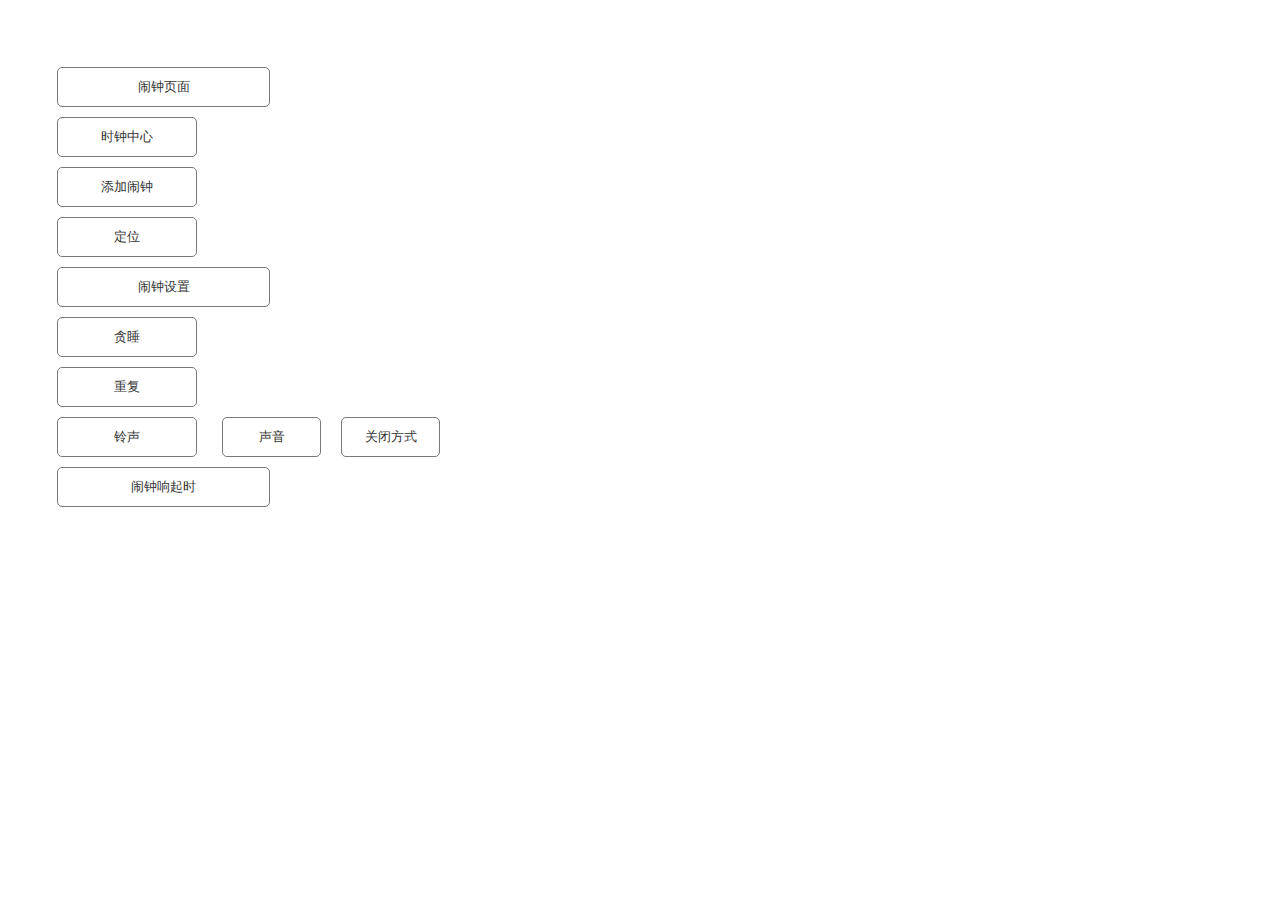
<file: index.html>
﻿<!DOCTYPE html>
<html>
  <head>
    <title>index</title>
    <meta http-equiv="X-UA-Compatible" content="IE=edge"/>
    <meta http-equiv="content-type" content="text/html; charset=utf-8"/>
    <meta name="apple-mobile-web-app-capable" content="yes"/>
    <link href="resources/css/jquery-ui-themes.css" type="text/css" rel="stylesheet"/>
    <link href="resources/css/axure_rp_page.css" type="text/css" rel="stylesheet"/>
    <link href="data/styles.css" type="text/css" rel="stylesheet"/>
    <link href="files/index/styles.css" type="text/css" rel="stylesheet"/>
    <script src="resources/scripts/jquery-1.7.1.min.js"></script>
    <script src="resources/scripts/jquery-ui-1.8.10.custom.min.js"></script>
    <script src="resources/scripts/prototypePre.js"></script>
    <script src="data/document.js"></script>
    <script src="resources/scripts/prototypePost.js"></script>
    <script src="files/index/data.js"></script>
    <script type="text/javascript">
      $axure.utils.getTransparentGifPath = function() { return 'resources/images/transparent.gif'; };
      $axure.utils.getOtherPath = function() { return 'resources/Other.html'; };
      $axure.utils.getReloadPath = function() { return 'resources/reload.html'; };
    </script>
  </head>
  <body>
    <div id="base" class="">

      <!-- Unnamed (矩形) -->
      <div id="u0" class="ax_default button">
        <div id="u0_div" class=""></div>
        <div id="u0_text" class="text ">
          <p><span>闹钟页面</span></p>
        </div>
      </div>

      <!-- Unnamed (矩形) -->
      <div id="u1" class="ax_default button">
        <div id="u1_div" class=""></div>
        <div id="u1_text" class="text ">
          <p><span>时钟中心</span></p>
        </div>
      </div>

      <!-- Unnamed (矩形) -->
      <div id="u2" class="ax_default button">
        <div id="u2_div" class=""></div>
        <div id="u2_text" class="text ">
          <p><span>添加闹钟</span></p>
        </div>
      </div>

      <!-- Unnamed (矩形) -->
      <div id="u3" class="ax_default button">
        <div id="u3_div" class=""></div>
        <div id="u3_text" class="text ">
          <p><span>定位</span></p>
        </div>
      </div>

      <!-- Unnamed (矩形) -->
      <div id="u4" class="ax_default button">
        <div id="u4_div" class=""></div>
        <div id="u4_text" class="text ">
          <p><span>闹钟设置</span></p>
        </div>
      </div>

      <!-- Unnamed (矩形) -->
      <div id="u5" class="ax_default button">
        <div id="u5_div" class=""></div>
        <div id="u5_text" class="text ">
          <p><span>贪睡</span></p>
        </div>
      </div>

      <!-- Unnamed (矩形) -->
      <div id="u6" class="ax_default button">
        <div id="u6_div" class=""></div>
        <div id="u6_text" class="text ">
          <p><span>重复</span></p>
        </div>
      </div>

      <!-- Unnamed (矩形) -->
      <div id="u7" class="ax_default button">
        <div id="u7_div" class=""></div>
        <div id="u7_text" class="text ">
          <p><span>铃声</span></p>
        </div>
      </div>

      <!-- Unnamed (矩形) -->
      <div id="u8" class="ax_default button">
        <div id="u8_div" class=""></div>
        <div id="u8_text" class="text ">
          <p><span>声音</span></p>
        </div>
      </div>

      <!-- Unnamed (矩形) -->
      <div id="u9" class="ax_default button">
        <div id="u9_div" class=""></div>
        <div id="u9_text" class="text ">
          <p><span>关闭方式</span></p>
        </div>
      </div>

      <!-- Unnamed (矩形) -->
      <div id="u10" class="ax_default button">
        <div id="u10_div" class=""></div>
        <div id="u10_text" class="text ">
          <p><span>闹钟响起时</span></p>
        </div>
      </div>
    </div>
  </body>
</html>
</file>
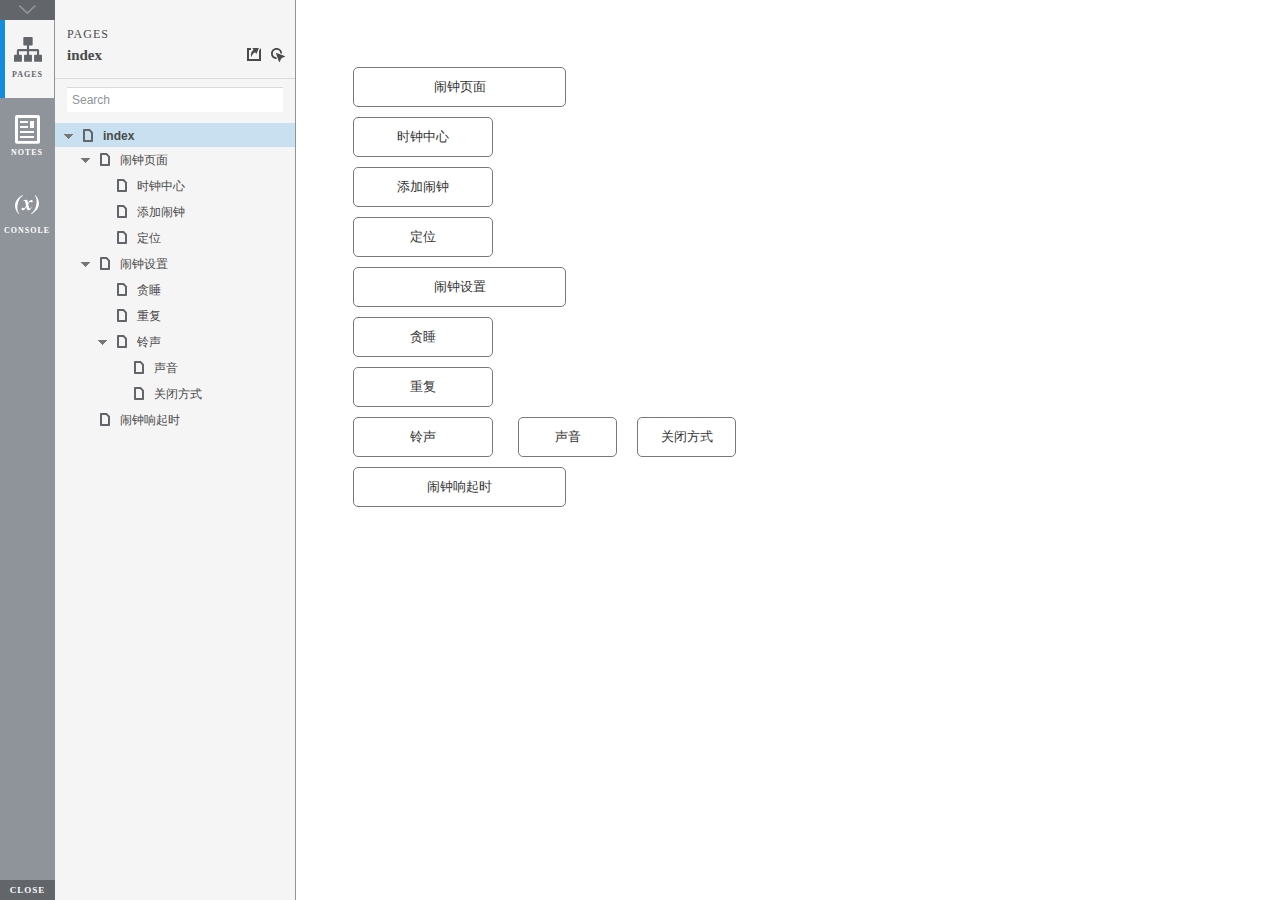
<file: start.html>
<!DOCTYPE html>
<html xmlns="http://www.w3.org/1999/xhtml" xml:lang="en" lang="en">
<head>
    <title>Untitled Document</title>
    <meta http-equiv="X-UA-Compatible" content="IE=edge"/>
    <meta http-equiv="content-type" content="text/html; charset=utf-8" />
    <meta name="viewport" content="width=device-width, initial-scale=1.0" />
    <meta name="apple-mobile-web-app-capable" content="yes" />
    <link type="text/css" href="resources/css/reset.css" rel="Stylesheet" />
    <link type="text/css" href="resources/css/default.css" rel="Stylesheet" />
    <!--<link href='https://fonts.googleapis.com/css?family=Nunito:300' rel='stylesheet' type='text/css'>-->

    <script type="text/javascript">
        if (location.href.toString().indexOf('file://localhost/') == 0) {
            location.href = location.href.toString().replace('file://localhost/', 'file:///');
        }
    </script>

    <!-- 8.0.0.3379 -->
<script src="resources/scripts/jquery-1.7.1.min.js"></script>
<script src="resources/scripts/startPre.js"></script>
<script src="data/document.js"></script>

    <style type="text/css">

#outerContainer {
	width:1000px;
	height:1500px;
}

.vsplitbar {
    width: 3px;
    /*background: #B9B9B9;*/
    border-right: 1px solid #8f949a;
}

.vsplitbar:hover, .vsplitbar.active {
    background: #8f949a;
}

#rightPanel {
    background-color: White;
}

/*#leftPanel {
    min-width: 120px;
}*/

.splitterMask {
   position:absolute;
   top: 0;
   left: 0;
   width: 100%;
   height: 100%;
   overflow: hidden;
   background-image: url(resources/images/transparent.gif);
   z-index: 20000;
}

    </style>
    <script type="text/javascript" language="JavaScript"><!--
        var SITEMAP_COLLAPSE_VAR_NAME = 'c';
        var PLUGIN_VAR_NAME = 'g';
        var FOOTNOTES_VAR_NAME = 'fn';
        var ADAPTIVE_VIEW_VAR_NAME = 'view';
        var lastLeftPanelWidth = 295;
        var toolBarOnly = true;

        // isolate scope
        (function() {
            setUpController();
            
            var configuration = $axure.document.configuration;
            var _settings = {};
            _settings.projectId = configuration.prototypeId;
            _settings.isAxshare = configuration.isAxshare;
            _settings.loadFeedbackPlugin = configuration.loadFeedbackPlugin;
            var cHash = getHashStringVar(SITEMAP_COLLAPSE_VAR_NAME);
            _settings.startCollapsed = cHash == "1";
            if(cHash == "2") closePlayer();
            var gHash = getHashStringVar(PLUGIN_VAR_NAME);
            if(gHash == "") gHash = 1;
            _settings.startPluginGid = gHash;

            $axure.player.settings = _settings;

            $(window).bind('load', function() {
                if(CHROME_5_LOCAL && !$('body').attr('pluginDetected')) {
                    window.location = 'resources/chrome/chrome.html';
                }
            });

            $(document).ready(function() {
                $axure.page.bind('load.start', mainFrame_onload);
                $axure.messageCenter.addMessageListener(messageCenter_message);

                $(document).on('pluginShown', function (event, data) {
                    setVarInCurrentUrlHash('g', data ? data : '');
                });

                $(document).on('pluginCreated', function(event, data) {
                    if($axure.player.settings.startPluginGid == data) {
                        $axure.player.showPlugin(data);
                    }
                });

                if($axure.player.settings.loadFeedbackPlugin) {
                    if($axure.player.settings.isAxshare) {
                        $axure.utils.loadJS('/Scripts/plugins/feedback/feedback8.js');
                    } else {
                        $axure.utils.loadJS('http://share.axure.com/Scripts/plugins/feedback/feedback8.js');
                    }
                }

                if(navigator.userAgent.indexOf("MSIE") >= 0) $('#outerContainer').width('100%');
                initialize();
                if($axure.player.settings.startCollapsed) $('#outerContainer').splitter({ sizeLeft: 0 });
                else $('#outerContainer').splitter({ sizeLeft: lastLeftPanelWidth });
                $('#leftPanel').width(lastLeftPanelWidth);
                
                $(window).resize(function() { resizeContent(); });

                $('#maximizePanelContainer').hide();

                initializeLogo();

                $(window).resize();
                resizeContent();
                
                $axure.player.collapseToBar();

                if($axure.player.settings.startCollapsed) {
                    collapse();
                    $('#leftPanel').width(0);
                }

                if(MOBILE_DEVICE) {
                    $('#interfaceControlFrameMinimizeContainer').height('45px');
                    $('#interfaceControlFrameMinimizeContainer a').height('45px');
                    $('#interfaceControlFrameHeaderContainer').css('margin-top','45px');
                    $('#interfaceControlFrameCloseContainer a').css('padding','10px 0px');
                    $('#maximizePanelContainer').height('45px');//.css('top','inherit').css('bottom','0px');

                    $('body').removeClass('hashover');

                    if(IOS) {
                        $('#rightPanel').css('overflow', 'auto').css('-webkit-overflow-scrolling', 'touch').css('-ms-overflow-x', 'hidden');

                        window.addEventListener("orientationchange", function() {
                            var viewport = document.querySelector("meta[name=viewport]");
                            //so iOS doesn't zoom when switching back to portrait
                            viewport.setAttribute('content', 'width=device-width, initial-scale=1.0, maximum-scale=1.0');
                            viewport.setAttribute('content', 'width=device-width, initial-scale=1.0');
                            resizeContent();
                        }, false);

                        $axure.page.bind('load.start', function() {
                            resizeContent();
                        });
                    }
                }

            });

            function initialize() {
                var legacyQString = getQueryString("Page");
                if (legacyQString.length > 0) {
                    location.href = location.href.substring(0, location.href.indexOf("?")) + "#p=" + legacyQString;
                    return;
                }

                var mainFrame = document.getElementById("mainFrame");
                //if it's local file on safari, test if we can access mainframe after its loaded
                if(SAFARI && document.location.href.indexOf('file://') >= 0) {
                    $(mainFrame).load(function () {
                        var canAccess;
                        try {
                            var mainFrameWindow = mainFrame.contentWindow || mainFrame.contentDocument;
                            mainFrameWindow['safari_file_CORS'] = 'Y';
                            canAccess = mainFrameWindow['safari_file_CORS'] === 'Y';
                        } catch(err) {
                            canAccess = false;
                        }

                        if(!canAccess) window.location = 'resources/chrome/safari.html';
                    });
                }

                mainFrame.contentWindow.location.href = getInitialUrl();
            }

            function initializeLogo() {
                if($axure.document.configuration.logoImagePath) {
                    var image = new Image();
                    image.onload = function() {
                        $('#logoImage').css('max-width', this.width + 'px');
                        $axure.player.resizeContent();
                    };
                    image.src = $axure.document.configuration.logoImagePath;
                
                    $('#interfaceControlFrameLogoImageContainer').html('<img id="logoImage" src="" />');
                    $('#logoImage').attr('src', $axure.document.configuration.logoImagePath).load(function() { resizeContent(); });
                } else $('#interfaceControlFrameLogoImageContainer').hide();

                if ($axure.document.configuration.logoImageCaption) {
                    $('#interfaceControlFrameLogoCaptionContainer').html($axure.document.configuration.logoImageCaption);
                } else $('#interfaceControlFrameLogoCaptionContainer').hide();

                if(!$('#interfaceControlFrameLogoImageContainer').is(':visible') && !$('#interfaceControlFrameLogoCaptionContainer').is(':visible')) {
                    $('#interfaceControlFrameLogoContainer').hide();
                }
            }

            var resizeContent = $axure.player.resizeContent = function() {
                var newHeight = $(window).height();
                var newWidth = $(window).width();

                var controlContainerHeight = newHeight;// - 30;
                if($('#interfaceControlFrameLogoContainer').is(':visible')) controlContainerHeight -= $('#interfaceControlFrameLogoContainer').outerHeight();// + 16;

                $('#outerContainer').height(newHeight).width(newWidth);
                $('.vsplitbar').height(newHeight);
                $('#leftPanel').height(newHeight);
                $('#interfaceControlFrame').height(newHeight);
                $('#interfaceControlFrameContainer').height(newHeight);
                $('#interfaceControlFrameHostContainer').height(controlContainerHeight);

                $('#rightPanel').height(newHeight);
                $('#mainFrame').height(newHeight);

                if($('#leftPanel').is(':visible')) $('#rightPanel').width($(window).width() - $('#leftPanel').width() - 1);// $('.vsplitbar').width());
                else $('#rightPanel').width($(window).width());

                $(document).trigger('ContainerHeightChange',[controlContainerHeight]);

                if(MOBILE_DEVICE) {
                    if(!(getHashStringVar(ADAPTIVE_VIEW_VAR_NAME).length > 0)) $axure.messageCenter.postMessage('setAdaptiveViewForSize', {'width':newWidth, 'height':$('#rightPanel').height()});
                }
            }

            var collapseToBar = $axure.player.collapseToBar = function() {
                lastLeftPanelWidth = $('#leftPanel').width();
                $('#leftPanel').width('55px');
                $('.vsplitbar').hide();
                $('#rightPanel').width($(window).width() - $('#leftPanel').width());
                $(window).resize();
                $('#outerContainer').trigger('resize');
                toolBarOnly = true;
            }

            var expandFromBar = $axure.player.expandFromBar = function() {
                if($('.vsplitbar').is(':visible')) return;

                $('#leftPanel').width(lastLeftPanelWidth);
                $('.vsplitbar').show();
                $('#rightPanel').width($(window).width() - $('#leftPanel').width() - 1);// $('.vsplitbar').width());
                $(window).resize();
                $('#outerContainer').trigger('resize');
                toolBarOnly = false;
            }

        })();

        function messageCenter_message(message, data) {
            if(message == 'expandFrame') expand();
            else if(message == 'getCollapseFrameOnLoad' && $axure.player.settings.startCollapsed && !MOBILE_DEVICE) $axure.messageCenter.postMessage('collapseFrameOnLoad');
        }

        
        function getInitialUrl() {
            var pageName = getHashStringVar("p");
            if(pageName.length > 0) return pageName + ".html";
            else {
                var url = getFirstPageUrl($axure.document.sitemap.rootNodes);
                return (url ? url : "about:blank");
            }
        }

        function getFirstPageUrl(nodes) {
            for (var i = 0; i < nodes.length; i++) {
                var node = nodes[i];
                if (node.url) return node.url;
                else {
                    var hasChildren = (node.children && node.children.length > 0);
                    if (hasChildren) {
                        var url = getFirstPageUrl(node.children);
                        if (url) return url;
                    }
                }
            }
            return null;
        }

        function closePlayer() {
            if($axure.page.location) window.location.href = $axure.page.location;
            else {
                var pageFile = getInitialUrl();
                var currentLocation = window.location.toString();
                window.location.href = currentLocation.substr(0, currentLocation.lastIndexOf("/") + 1) + pageFile;
            }
        }

        function replaceHash(newHash) {
            var currentLocWithoutHash = window.location.toString().split('#')[0];

            //We use replace so that every hash change doesn't get appended to the history stack.
            //We use replaceState in browsers that support it, else replace the location
            if(typeof window.history.replaceState != 'undefined') {
                try {
                    //Chrome 45 (Version 45.0.2454.85 m) started throwing an error here when generated locally (this only happens with sitemap open) which broke all interactions.
                    //try catch breaks the url adjusting nicely when the sitemap is open, but all interactions and forward and back buttons work.
                    //Uncaught SecurityError: Failed to execute 'replaceState' on 'History': A history state object with URL 'file:///C:/Users/Ian/Documents/Axure/HTML/Untitled/start.html#p=home' cannot be created in a document with origin 'null'.
                    window.history.replaceState(null, null, currentLocWithoutHash + newHash);
                } catch(ex) {}
            } else {
                window.location.replace(currentLocWithoutHash + newHash);
            }
        }

        function collapse() {
            setVarInCurrentUrlHash('c', 1);
            if(!toolBarOnly) lastLeftPanelWidth = $('#leftPanel').width();

            $('#maximizePanelContainer').show();
            $('#leftPanel').hide();
            $('.vsplitbar').hide();
            $('#rightPanel').width($(window).width());
            $(window).resize();
            $('#outerContainer').trigger('resize');

            $(document).trigger('sidebarCollapse');

            if(MOBILE_DEVICE) {
                $('#maximizePanelContainer').animate({
                    top:$('#rightPanel').height() - $('#maximizePanelContainer').height()
                }, 300, 'swing', function() {
                    $('#maximizePanelContainer').css('top', 'inherit').css('bottom', '0px');
                });
            }
        }

        function expand() {
            if(MOBILE_DEVICE) {
                $('#maximizePanelContainer').css('top', '0px').css('bottom', 'inherit');
            }

            deleteVarFromCurrentUrlHash('c');
            $('#maximizePanelContainer').hide();
            $('#leftPanel').width(lastLeftPanelWidth);
            $('#leftPanel').show();
            if(!toolBarOnly) {
                $('.vsplitbar').show();
                $('#rightPanel').width($(window).width() - $('#leftPanel').width() - 1);
            } else {
                $axure.player.collapseToBar();
            }
            $(window).resize();
            $('#outerContainer').trigger('resize');

            $(document).trigger('sidebarExpanded');
        }


        function mainFrame_onload() {
            if($axure.page.pageName) document.title = $axure.page.pageName;
        }

        function getQueryString(query) {
            var qstring = self.location.href.split("?");
            if(qstring.length < 2) return "";
            return GetParameter(qstring, query);
        }
        
        function GetParameter(qstring, query) {
            var prms = qstring[1].split("&");
            var frmelements = new Array();
            var currprmeter, querystr = "";

            for(var i = 0; i < prms.length; i++) {
                currprmeter = prms[i].split("=");
                frmelements[i] = new Array();
                frmelements[i][0] = currprmeter[0];
                frmelements[i][1] = currprmeter[1];
            }

            for(j = 0; j < frmelements.length; j++) {
                if(frmelements[j][0].toLowerCase() == query.toLowerCase()) {
                    querystr = frmelements[j][1];
                    break;
                }
            }
            return querystr;
        }
        
        function getHashStringVar(query) {
            var qstring = self.location.href.split("#");
            if(qstring.length < 2) return "";
            return GetParameter(qstring, query);
        }

        function setHashStringVar(currentHash, varName, varVal) {
            var varWithEqual = varName + '=';
            var poundVarWithEqual = varVal === '' ? '' :  '#' + varName + '=' + varVal;
            var ampVarWithEqual = varVal === '' ? '' :  '&' + varName + '=' + varVal;
            var hashToSet = '';

            var pageIndex = currentHash.indexOf('#' + varWithEqual);
            if(pageIndex == -1) pageIndex = currentHash.indexOf('&' + varWithEqual);
            if(pageIndex != -1) {
                var newHash = currentHash.substring(0, pageIndex);

                newHash = newHash == '' ? poundVarWithEqual : newHash + ampVarWithEqual;

                var ampIndex = currentHash.indexOf('&', pageIndex + 1);
                if(ampIndex != -1) {
                    newHash = newHash == '' ? '#' + currentHash.substring(ampIndex + 1) : newHash + currentHash.substring(ampIndex);
                }
                hashToSet = newHash;
            } else if(currentHash.indexOf('#') != -1) {
                hashToSet = currentHash + ampVarWithEqual;
            } else {
                hashToSet = poundVarWithEqual;
            }

            if(hashToSet != '' || varVal == '') {
                return hashToSet;
            }

            return null;
        }

        function setVarInCurrentUrlHash(varName, varVal) {
            var newHash = setHashStringVar(window.location.hash, varName, varVal);

            if(newHash != null) {
                replaceHash(newHash);
            }
        }

        function deleteHashStringVar(currentHash, varName) {
            var varWithEqual = varName + '=';

            var pageIndex = currentHash.indexOf('#' + varWithEqual);
            if(pageIndex == -1) pageIndex = currentHash.indexOf('&' + varWithEqual);
            if(pageIndex != -1) {
                var newHash = currentHash.substring(0, pageIndex);

                var ampIndex = currentHash.indexOf('&', pageIndex + 1);

                //IF begin of string....if none blank, ELSE # instead of & and rest
                //IF in string....prefix + if none blank, ELSE &-rest
                if(newHash == '') { //beginning of string
                    newHash = ampIndex != -1 ? '#' + currentHash.substring(ampIndex + 1) : '';
                } else { //somewhere in the middle
                    newHash = newHash + (ampIndex != -1 ? currentHash.substring(ampIndex) : '');
                }

                return newHash;
            }

            return null;
        }

        function deleteVarFromCurrentUrlHash(varName) {
            var newHash = deleteHashStringVar(window.location.hash, varName);

            if(newHash != null) {
                replaceHash(newHash);
            }
        }
    --></script>
    
    <link type="text/css" rel="Stylesheet" href="plugins/sitemap/styles/sitemap.css" />
    <link type="text/css" rel="Stylesheet" href="plugins/page_notes/styles/page_notes.css" />
    <link type="text/css" rel="Stylesheet" href="plugins/debug/styles/debug.css" />
    <script src="resources/scripts/startPost.js"></script>


    <!--<link type="text/css" rel="Stylesheet" href="plugins/recordplay/styles/recordplay.css" />
    <script type="text/javascript" src="plugins/recordplay/recordplay.js"></script>-->
    

</head>
<body scroll="no" class="hashover">
    <div id="outerContainer">

        <div id="leftPanel">
            <div id="interfaceControlFrame">
                <div id="interfaceControlFrameMinimizeContainer">
                    <a title="Collapse" id="interfaceControlFrameMinimizeButton" onclick="collapse();">&nbsp;</a>
                </div>
                <div id="interfaceControlFrameHeaderContainer">
                    <ul id="interfaceControlFrameHeader"></ul>
                </div>
                <div id="interfaceControlFrameContainer">
                    <div id="interfaceControlFrameLogoContainer">
                        <div id="interfaceControlFrameLogoImageContainer"></div>
                        <div id="interfaceControlFrameLogoCaptionContainer"></div>
                    </div>
                    <div id="interfaceControlFrameHostContainer">
                    </div>
                </div>
                <div id="interfaceControlFrameCloseContainer">
                    <a title="Close" id="interfaceControlFrameCloseButton" onclick="closePlayer();">CLOSE</a>
                </div>
            </div>
        </div>
        <div id="rightPanel">
            <iframe id="mainFrame" name="mainFrame" width="100%" height="100%" src="" frameborder="0" style="display: block;" webkitallowfullscreen mozallowfullscreen allowfullscreen></iframe>
        </div>

    </div>

    <div id="maximizePanelContainer">
        <iframe id="expandFrame" src="resources/expand.html" width="100%" height="100%" scrolling="no" allowtransparency="true" frameborder="0"></iframe>
    </div>

</body>
</html>
</file>
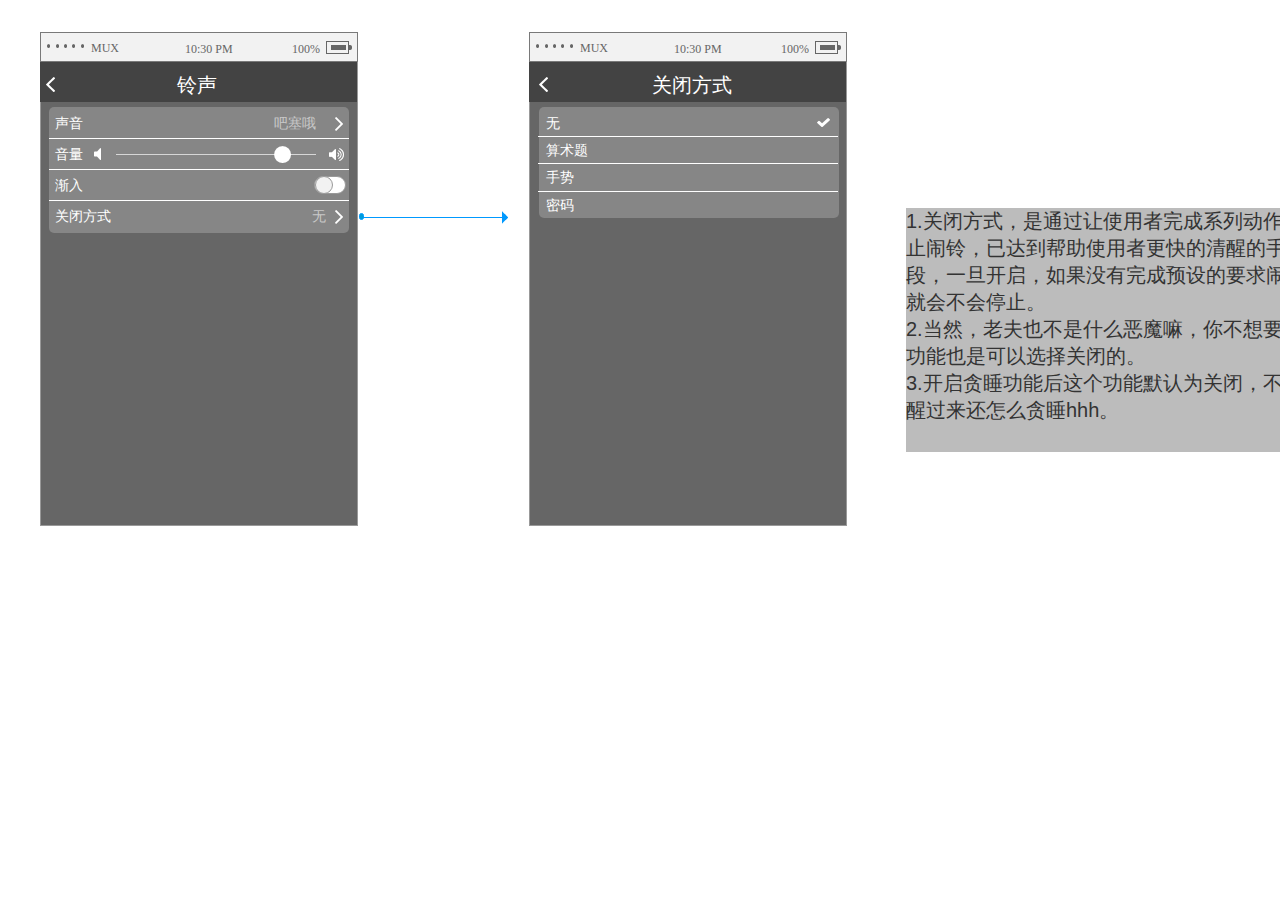
<file: 关闭方式.html>
﻿<!DOCTYPE html>
<html>
  <head>
    <title>关闭方式</title>
    <meta http-equiv="X-UA-Compatible" content="IE=edge"/>
    <meta http-equiv="content-type" content="text/html; charset=utf-8"/>
    <meta name="apple-mobile-web-app-capable" content="yes"/>
    <link href="resources/css/jquery-ui-themes.css" type="text/css" rel="stylesheet"/>
    <link href="resources/css/axure_rp_page.css" type="text/css" rel="stylesheet"/>
    <link href="data/styles.css" type="text/css" rel="stylesheet"/>
    <link href="files/关闭方式/styles.css" type="text/css" rel="stylesheet"/>
    <script src="resources/scripts/jquery-1.7.1.min.js"></script>
    <script src="resources/scripts/jquery-ui-1.8.10.custom.min.js"></script>
    <script src="resources/scripts/prototypePre.js"></script>
    <script src="data/document.js"></script>
    <script src="resources/scripts/prototypePost.js"></script>
    <script src="files/关闭方式/data.js"></script>
    <script type="text/javascript">
      $axure.utils.getTransparentGifPath = function() { return 'resources/images/transparent.gif'; };
      $axure.utils.getOtherPath = function() { return 'resources/Other.html'; };
      $axure.utils.getReloadPath = function() { return 'resources/reload.html'; };
    </script>
  </head>
  <body>
    <div id="base" class="">

      <!-- Unnamed (组合) -->
      <div id="u809" class="ax_default" data-left="40" data-top="32" data-width="320" data-height="494">

        <!-- Unnamed (组合) -->
        <div id="u810" class="ax_default" data-left="40" data-top="32" data-width="318" data-height="494">

          <!-- Rectangle (矩形) -->
          <div id="u811" class="ax_default _形状" data-label="Rectangle">
            <div id="u811_div" class=""></div>
          </div>

          <!-- Unnamed (矩形) -->
          <div id="u812" class="ax_default box_2">
            <div id="u812_div" class=""></div>
          </div>
        </div>

        <!-- Unnamed (组合) -->
        <div id="u813" class="ax_default" data-left="40" data-top="32" data-width="318" data-height="30">

          <!-- Unnamed (矩形) -->
          <div id="u814" class="ax_default _形状">
            <div id="u814_div" class=""></div>
          </div>

          <!-- Unnamed (组合) -->
          <div id="u815" class="ax_default" data-left="46" data-top="43" data-width="39" data-height="6">

            <!-- Unnamed (矩形) -->
            <div id="u816" class="ax_default _形状">
              <img id="u816_img" class="img " src="images/闹钟页面/u16.png"/>
            </div>

            <!-- Unnamed (矩形) -->
            <div id="u817" class="ax_default _形状">
              <img id="u817_img" class="img " src="images/闹钟页面/u16.png"/>
            </div>

            <!-- Unnamed (矩形) -->
            <div id="u818" class="ax_default _形状">
              <img id="u818_img" class="img " src="images/闹钟页面/u16.png"/>
            </div>

            <!-- Unnamed (矩形) -->
            <div id="u819" class="ax_default _形状">
              <img id="u819_img" class="img " src="images/闹钟页面/u16.png"/>
            </div>

            <!-- Unnamed (矩形) -->
            <div id="u820" class="ax_default _形状">
              <img id="u820_img" class="img " src="images/闹钟页面/u16.png"/>
            </div>
          </div>

          <!-- Unnamed (组合) -->
          <div id="u821" class="ax_default" data-left="326" data-top="41" data-width="26" data-height="13">

            <!-- Unnamed (矩形) -->
            <div id="u822" class="ax_default _形状">
              <div id="u822_div" class=""></div>
            </div>

            <!-- Unnamed (矩形) -->
            <div id="u823" class="ax_default _形状">
              <div id="u823_div" class=""></div>
            </div>

            <!-- Unnamed (矩形) -->
            <div id="u824" class="ax_default _形状">
              <div id="u824_div" class=""></div>
            </div>
          </div>
        </div>

        <!-- Header 2 (矩形) -->
        <div id="u825" class="ax_default _文本段落" data-label="Header 2">
          <div id="u825_div" class=""></div>
          <div id="u825_text" class="text ">
            <p><span>MUX</span></p>
          </div>
        </div>

        <!-- Header 2 (矩形) -->
        <div id="u826" class="ax_default _文本段落" data-label="Header 2">
          <div id="u826_div" class=""></div>
          <div id="u826_text" class="text ">
            <p><span>10:30 PM</span></p>
          </div>
        </div>

        <!-- Header 2 (矩形) -->
        <div id="u827" class="ax_default _文本段落" data-label="Header 2">
          <div id="u827_div" class=""></div>
          <div id="u827_text" class="text ">
            <p><span>100%</span></p>
          </div>
        </div>
      </div>

      <!-- Unnamed (矩形) -->
      <div id="u828" class="ax_default label">
        <div id="u828_div" class=""></div>
        <div id="u828_text" class="text ">
          <p><span>铃声</span></p>
        </div>
      </div>

      <!-- Unnamed (形状) -->
      <div id="u829" class="ax_default icon">
        <img id="u829_img" class="img " src="images/定位/u233.png"/>
      </div>

      <!-- Unnamed (矩形) -->
      <div id="u830" class="ax_default box_3">
        <div id="u830_div" class=""></div>
      </div>

      <!-- Unnamed (水平线) -->
      <div id="u831" class="ax_default line">
        <img id="u831_img" class="img " src="images/闹钟设置/u333.png"/>
      </div>

      <!-- Unnamed (矩形) -->
      <div id="u832" class="ax_default label">
        <div id="u832_div" class=""></div>
        <div id="u832_text" class="text ">
          <p><span>声音</span></p>
        </div>
      </div>

      <!-- Unnamed (矩形) -->
      <div id="u833" class="ax_default label">
        <div id="u833_div" class=""></div>
        <div id="u833_text" class="text ">
          <p><span>吧塞哦</span></p>
        </div>
      </div>

      <!-- Unnamed (形状) -->
      <div id="u834" class="ax_default icon">
        <img id="u834_img" class="img " src="images/添加闹钟/u157.png"/>
      </div>

      <!-- Unnamed (水平线) -->
      <div id="u835" class="ax_default line">
        <img id="u835_img" class="img " src="images/闹钟设置/u333.png"/>
      </div>

      <!-- Unnamed (矩形) -->
      <div id="u836" class="ax_default label">
        <div id="u836_div" class=""></div>
        <div id="u836_text" class="text ">
          <p><span>音量</span></p>
        </div>
      </div>

      <!-- Unnamed (水平线) -->
      <div id="u837" class="ax_default line">
        <img id="u837_img" class="img " src="images/闹钟设置/u339.png"/>
      </div>

      <!-- Unnamed (椭圆形) -->
      <div id="u838" class="ax_default ellipse">
        <img id="u838_img" class="img " src="images/闹钟设置/u340.png"/>
      </div>

      <!-- Unnamed (形状) -->
      <div id="u839" class="ax_default icon">
        <img id="u839_img" class="img " src="images/闹钟设置/u341.png"/>
      </div>

      <!-- Unnamed (形状) -->
      <div id="u840" class="ax_default icon">
        <img id="u840_img" class="img " src="images/闹钟设置/u342.png"/>
      </div>

      <!-- Unnamed (水平线) -->
      <div id="u841" class="ax_default line">
        <img id="u841_img" class="img " src="images/闹钟设置/u333.png"/>
      </div>

      <!-- Unnamed (矩形) -->
      <div id="u842" class="ax_default label">
        <div id="u842_div" class=""></div>
        <div id="u842_text" class="text ">
          <p><span>渐入</span></p>
        </div>
      </div>

      <!-- Unnamed (组合) -->
      <div id="u843" class="ax_default" data-left="314" data-top="176" data-width="32" data-height="18">

        <!-- Unnamed (矩形) -->
        <div id="u844" class="ax_default _形状">
          <div id="u844_div" class=""></div>
        </div>

        <!-- Unnamed (矩形) -->
        <div id="u845" class="ax_default _形状">
          <div id="u845_div" class=""></div>
        </div>
      </div>

      <!-- Unnamed (矩形) -->
      <div id="u846" class="ax_default label">
        <div id="u846_div" class=""></div>
        <div id="u846_text" class="text ">
          <p><span>关闭方式</span></p>
        </div>
      </div>

      <!-- Unnamed (矩形) -->
      <div id="u847" class="ax_default label">
        <div id="u847_div" class=""></div>
        <div id="u847_text" class="text ">
          <p><span>无</span></p>
        </div>
      </div>

      <!-- Unnamed (形状) -->
      <div id="u848" class="ax_default icon">
        <img id="u848_img" class="img " src="images/添加闹钟/u157.png"/>
      </div>

      <!-- Unnamed (组合) -->
      <div id="u849" class="ax_default" data-left="359" data-top="213" data-width="149" data-height="7">

        <!-- Unnamed (水平线) -->
        <div id="u850" class="compound ax_default _水平线" WidgetHeight="1" WidgetWidth="147" CompoundMode="true">
          <img id="u850_img" class="singleImg img " src="images/贪睡/u527.png"/>
          <div id="u850p000" class="ax_vector_shape" WidgetTopLeftX="-0.480263157894737" WidgetTopLeftY="0" WidgetTopRightX="0.486842105263158" WidgetTopRightY="0" WidgetBottomLeftX="-0.480263157894737" WidgetBottomLeftY="0.166666666666667" WidgetBottomRightX="0.486842105263158" WidgetBottomRightY="0.166666666666667">
            <img id="u850p000_img" class="img " src="images/声音/u806p000.png"/>
          </div>
          <div id="u850p001" class="ax_vector_shape" WidgetTopLeftX="-0.25" WidgetTopLeftY="-0.25" WidgetTopRightX="36.5" WidgetTopRightY="-0.25" WidgetBottomLeftX="-0.25" WidgetBottomLeftY="0" WidgetBottomRightX="36.5" WidgetBottomRightY="0">
            <img id="u850p001_img" class="img " src="images/声音/u806p001.png"/>
          </div>
          <div id="u850p002" class="ax_vector_shape" WidgetTopLeftX="7.15" WidgetTopLeftY="0.05" WidgetTopRightX="-0.2" WidgetTopRightY="0.05" WidgetBottomLeftX="7.15" WidgetBottomLeftY="0" WidgetBottomRightX="-0.2" WidgetBottomRightY="0">
            <img id="u850p002_img" class="img " src="images/铃声/u718p002.png"/>
          </div>
        </div>

        <!-- Unnamed (矩形) -->
        <div id="u851" class="ax_default _形状">
          <div id="u851_div" class=""></div>
        </div>
      </div>

      <!-- Unnamed (组合) -->
      <div id="u852" class="ax_default" data-left="529" data-top="32" data-width="320" data-height="494">

        <!-- Unnamed (组合) -->
        <div id="u853" class="ax_default" data-left="529" data-top="32" data-width="318" data-height="494">

          <!-- Rectangle (矩形) -->
          <div id="u854" class="ax_default _形状" data-label="Rectangle">
            <div id="u854_div" class=""></div>
          </div>

          <!-- Unnamed (矩形) -->
          <div id="u855" class="ax_default box_2">
            <div id="u855_div" class=""></div>
          </div>
        </div>

        <!-- Unnamed (组合) -->
        <div id="u856" class="ax_default" data-left="529" data-top="32" data-width="318" data-height="30">

          <!-- Unnamed (矩形) -->
          <div id="u857" class="ax_default _形状">
            <div id="u857_div" class=""></div>
          </div>

          <!-- Unnamed (组合) -->
          <div id="u858" class="ax_default" data-left="535" data-top="43" data-width="39" data-height="6">

            <!-- Unnamed (矩形) -->
            <div id="u859" class="ax_default _形状">
              <img id="u859_img" class="img " src="images/闹钟页面/u16.png"/>
            </div>

            <!-- Unnamed (矩形) -->
            <div id="u860" class="ax_default _形状">
              <img id="u860_img" class="img " src="images/闹钟页面/u16.png"/>
            </div>

            <!-- Unnamed (矩形) -->
            <div id="u861" class="ax_default _形状">
              <img id="u861_img" class="img " src="images/闹钟页面/u16.png"/>
            </div>

            <!-- Unnamed (矩形) -->
            <div id="u862" class="ax_default _形状">
              <img id="u862_img" class="img " src="images/闹钟页面/u16.png"/>
            </div>

            <!-- Unnamed (矩形) -->
            <div id="u863" class="ax_default _形状">
              <img id="u863_img" class="img " src="images/闹钟页面/u16.png"/>
            </div>
          </div>

          <!-- Unnamed (组合) -->
          <div id="u864" class="ax_default" data-left="815" data-top="41" data-width="26" data-height="13">

            <!-- Unnamed (矩形) -->
            <div id="u865" class="ax_default _形状">
              <div id="u865_div" class=""></div>
            </div>

            <!-- Unnamed (矩形) -->
            <div id="u866" class="ax_default _形状">
              <div id="u866_div" class=""></div>
            </div>

            <!-- Unnamed (矩形) -->
            <div id="u867" class="ax_default _形状">
              <div id="u867_div" class=""></div>
            </div>
          </div>
        </div>

        <!-- Header 2 (矩形) -->
        <div id="u868" class="ax_default _文本段落" data-label="Header 2">
          <div id="u868_div" class=""></div>
          <div id="u868_text" class="text ">
            <p><span>MUX</span></p>
          </div>
        </div>

        <!-- Header 2 (矩形) -->
        <div id="u869" class="ax_default _文本段落" data-label="Header 2">
          <div id="u869_div" class=""></div>
          <div id="u869_text" class="text ">
            <p><span>10:30 PM</span></p>
          </div>
        </div>

        <!-- Header 2 (矩形) -->
        <div id="u870" class="ax_default _文本段落" data-label="Header 2">
          <div id="u870_div" class=""></div>
          <div id="u870_text" class="text ">
            <p><span>100%</span></p>
          </div>
        </div>
      </div>

      <!-- Unnamed (矩形) -->
      <div id="u871" class="ax_default box_3">
        <div id="u871_div" class=""></div>
      </div>

      <!-- Unnamed (矩形) -->
      <div id="u872" class="ax_default label">
        <div id="u872_div" class=""></div>
        <div id="u872_text" class="text ">
          <p><span>关闭方式</span></p>
        </div>
      </div>

      <!-- Unnamed (形状) -->
      <div id="u873" class="ax_default icon">
        <img id="u873_img" class="img " src="images/定位/u233.png"/>
      </div>

      <!-- Unnamed (矩形) -->
      <div id="u874" class="ax_default label">
        <div id="u874_div" class=""></div>
        <div id="u874_text" class="text ">
          <p><span>无</span></p>
        </div>
      </div>

      <!-- Unnamed (水平线) -->
      <div id="u875" class="ax_default line">
        <img id="u875_img" class="img " src="images/闹钟设置/u333.png"/>
      </div>

      <!-- Unnamed (矩形) -->
      <div id="u876" class="ax_default label">
        <div id="u876_div" class=""></div>
        <div id="u876_text" class="text ">
          <p><span>算术题</span></p>
        </div>
      </div>

      <!-- Unnamed (水平线) -->
      <div id="u877" class="ax_default line">
        <img id="u877_img" class="img " src="images/闹钟设置/u333.png"/>
      </div>

      <!-- Unnamed (矩形) -->
      <div id="u878" class="ax_default label">
        <div id="u878_div" class=""></div>
        <div id="u878_text" class="text ">
          <p><span>手势</span></p>
        </div>
      </div>

      <!-- Unnamed (水平线) -->
      <div id="u879" class="ax_default line">
        <img id="u879_img" class="img " src="images/闹钟设置/u333.png"/>
      </div>

      <!-- Unnamed (矩形) -->
      <div id="u880" class="ax_default label">
        <div id="u880_div" class=""></div>
        <div id="u880_text" class="text ">
          <p><span>密码</span></p>
        </div>
      </div>

      <!-- Unnamed (形状) -->
      <div id="u881" class="ax_default icon">
        <img id="u881_img" class="img " src="images/定位/u238.png"/>
      </div>

      <!-- Unnamed (矩形) -->
      <div id="u882" class="ax_default label">
        <div id="u882_div" class=""></div>
        <div id="u882_text" class="text ">
          <p><span>1.关闭方式，是通过让使用者完成系列动作来停止闹铃，已达到帮助使用者更快的清醒的手段，一旦开启，如果没有完成预设的要求闹铃就会不会停止。</span></p><p><span>2.当然，老夫也不是什么恶魔嘛，你不想要这个功能也是可以选择关闭的。</span></p><p><span>3.开启贪睡功能后这个功能默认为关闭，不然清醒过来还怎么贪睡hhh。</span></p>
        </div>
      </div>
    </div>
  </body>
</html>
</file>
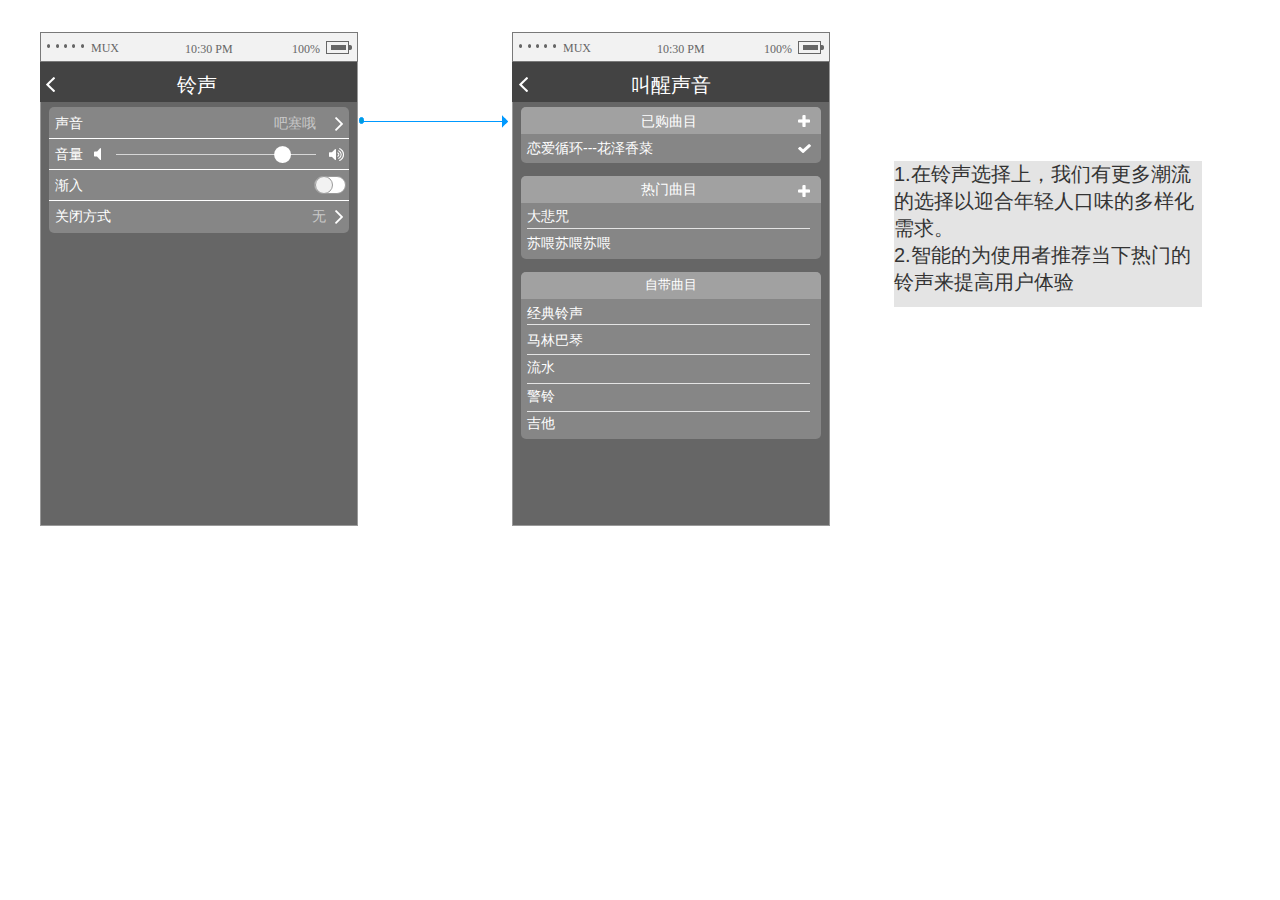
<file: 声音.html>
﻿<!DOCTYPE html>
<html>
  <head>
    <title>声音</title>
    <meta http-equiv="X-UA-Compatible" content="IE=edge"/>
    <meta http-equiv="content-type" content="text/html; charset=utf-8"/>
    <meta name="apple-mobile-web-app-capable" content="yes"/>
    <link href="resources/css/jquery-ui-themes.css" type="text/css" rel="stylesheet"/>
    <link href="resources/css/axure_rp_page.css" type="text/css" rel="stylesheet"/>
    <link href="data/styles.css" type="text/css" rel="stylesheet"/>
    <link href="files/声音/styles.css" type="text/css" rel="stylesheet"/>
    <script src="resources/scripts/jquery-1.7.1.min.js"></script>
    <script src="resources/scripts/jquery-ui-1.8.10.custom.min.js"></script>
    <script src="resources/scripts/prototypePre.js"></script>
    <script src="data/document.js"></script>
    <script src="resources/scripts/prototypePost.js"></script>
    <script src="files/声音/data.js"></script>
    <script type="text/javascript">
      $axure.utils.getTransparentGifPath = function() { return 'resources/images/transparent.gif'; };
      $axure.utils.getOtherPath = function() { return 'resources/Other.html'; };
      $axure.utils.getReloadPath = function() { return 'resources/reload.html'; };
    </script>
  </head>
  <body>
    <div id="base" class="">

      <!-- Unnamed (组合) -->
      <div id="u720" class="ax_default" data-left="40" data-top="32" data-width="320" data-height="494">

        <!-- Unnamed (组合) -->
        <div id="u721" class="ax_default" data-left="40" data-top="32" data-width="318" data-height="494">

          <!-- Rectangle (矩形) -->
          <div id="u722" class="ax_default _形状" data-label="Rectangle">
            <div id="u722_div" class=""></div>
          </div>

          <!-- Unnamed (矩形) -->
          <div id="u723" class="ax_default box_2">
            <div id="u723_div" class=""></div>
          </div>
        </div>

        <!-- Unnamed (组合) -->
        <div id="u724" class="ax_default" data-left="40" data-top="32" data-width="318" data-height="30">

          <!-- Unnamed (矩形) -->
          <div id="u725" class="ax_default _形状">
            <div id="u725_div" class=""></div>
          </div>

          <!-- Unnamed (组合) -->
          <div id="u726" class="ax_default" data-left="46" data-top="43" data-width="39" data-height="6">

            <!-- Unnamed (矩形) -->
            <div id="u727" class="ax_default _形状">
              <img id="u727_img" class="img " src="images/闹钟页面/u16.png"/>
            </div>

            <!-- Unnamed (矩形) -->
            <div id="u728" class="ax_default _形状">
              <img id="u728_img" class="img " src="images/闹钟页面/u16.png"/>
            </div>

            <!-- Unnamed (矩形) -->
            <div id="u729" class="ax_default _形状">
              <img id="u729_img" class="img " src="images/闹钟页面/u16.png"/>
            </div>

            <!-- Unnamed (矩形) -->
            <div id="u730" class="ax_default _形状">
              <img id="u730_img" class="img " src="images/闹钟页面/u16.png"/>
            </div>

            <!-- Unnamed (矩形) -->
            <div id="u731" class="ax_default _形状">
              <img id="u731_img" class="img " src="images/闹钟页面/u16.png"/>
            </div>
          </div>

          <!-- Unnamed (组合) -->
          <div id="u732" class="ax_default" data-left="326" data-top="41" data-width="26" data-height="13">

            <!-- Unnamed (矩形) -->
            <div id="u733" class="ax_default _形状">
              <div id="u733_div" class=""></div>
            </div>

            <!-- Unnamed (矩形) -->
            <div id="u734" class="ax_default _形状">
              <div id="u734_div" class=""></div>
            </div>

            <!-- Unnamed (矩形) -->
            <div id="u735" class="ax_default _形状">
              <div id="u735_div" class=""></div>
            </div>
          </div>
        </div>

        <!-- Header 2 (矩形) -->
        <div id="u736" class="ax_default _文本段落" data-label="Header 2">
          <div id="u736_div" class=""></div>
          <div id="u736_text" class="text ">
            <p><span>MUX</span></p>
          </div>
        </div>

        <!-- Header 2 (矩形) -->
        <div id="u737" class="ax_default _文本段落" data-label="Header 2">
          <div id="u737_div" class=""></div>
          <div id="u737_text" class="text ">
            <p><span>10:30 PM</span></p>
          </div>
        </div>

        <!-- Header 2 (矩形) -->
        <div id="u738" class="ax_default _文本段落" data-label="Header 2">
          <div id="u738_div" class=""></div>
          <div id="u738_text" class="text ">
            <p><span>100%</span></p>
          </div>
        </div>
      </div>

      <!-- Unnamed (矩形) -->
      <div id="u739" class="ax_default label">
        <div id="u739_div" class=""></div>
        <div id="u739_text" class="text ">
          <p><span>铃声</span></p>
        </div>
      </div>

      <!-- Unnamed (形状) -->
      <div id="u740" class="ax_default icon">
        <img id="u740_img" class="img " src="images/定位/u233.png"/>
      </div>

      <!-- Unnamed (矩形) -->
      <div id="u741" class="ax_default box_3">
        <div id="u741_div" class=""></div>
      </div>

      <!-- Unnamed (水平线) -->
      <div id="u742" class="ax_default line">
        <img id="u742_img" class="img " src="images/闹钟设置/u333.png"/>
      </div>

      <!-- Unnamed (矩形) -->
      <div id="u743" class="ax_default label">
        <div id="u743_div" class=""></div>
        <div id="u743_text" class="text ">
          <p><span>声音</span></p>
        </div>
      </div>

      <!-- Unnamed (矩形) -->
      <div id="u744" class="ax_default label">
        <div id="u744_div" class=""></div>
        <div id="u744_text" class="text ">
          <p><span>吧塞哦</span></p>
        </div>
      </div>

      <!-- Unnamed (形状) -->
      <div id="u745" class="ax_default icon">
        <img id="u745_img" class="img " src="images/添加闹钟/u157.png"/>
      </div>

      <!-- Unnamed (水平线) -->
      <div id="u746" class="ax_default line">
        <img id="u746_img" class="img " src="images/闹钟设置/u333.png"/>
      </div>

      <!-- Unnamed (矩形) -->
      <div id="u747" class="ax_default label">
        <div id="u747_div" class=""></div>
        <div id="u747_text" class="text ">
          <p><span>音量</span></p>
        </div>
      </div>

      <!-- Unnamed (水平线) -->
      <div id="u748" class="ax_default line">
        <img id="u748_img" class="img " src="images/闹钟设置/u339.png"/>
      </div>

      <!-- Unnamed (椭圆形) -->
      <div id="u749" class="ax_default ellipse">
        <img id="u749_img" class="img " src="images/闹钟设置/u340.png"/>
      </div>

      <!-- Unnamed (形状) -->
      <div id="u750" class="ax_default icon">
        <img id="u750_img" class="img " src="images/闹钟设置/u341.png"/>
      </div>

      <!-- Unnamed (形状) -->
      <div id="u751" class="ax_default icon">
        <img id="u751_img" class="img " src="images/闹钟设置/u342.png"/>
      </div>

      <!-- Unnamed (水平线) -->
      <div id="u752" class="ax_default line">
        <img id="u752_img" class="img " src="images/闹钟设置/u333.png"/>
      </div>

      <!-- Unnamed (矩形) -->
      <div id="u753" class="ax_default label">
        <div id="u753_div" class=""></div>
        <div id="u753_text" class="text ">
          <p><span>渐入</span></p>
        </div>
      </div>

      <!-- Unnamed (组合) -->
      <div id="u754" class="ax_default" data-left="314" data-top="176" data-width="32" data-height="18">

        <!-- Unnamed (矩形) -->
        <div id="u755" class="ax_default _形状">
          <div id="u755_div" class=""></div>
        </div>

        <!-- Unnamed (矩形) -->
        <div id="u756" class="ax_default _形状">
          <div id="u756_div" class=""></div>
        </div>
      </div>

      <!-- Unnamed (矩形) -->
      <div id="u757" class="ax_default label">
        <div id="u757_div" class=""></div>
        <div id="u757_text" class="text ">
          <p><span>关闭方式</span></p>
        </div>
      </div>

      <!-- Unnamed (矩形) -->
      <div id="u758" class="ax_default label">
        <div id="u758_div" class=""></div>
        <div id="u758_text" class="text ">
          <p><span>无</span></p>
        </div>
      </div>

      <!-- Unnamed (形状) -->
      <div id="u759" class="ax_default icon">
        <img id="u759_img" class="img " src="images/添加闹钟/u157.png"/>
      </div>

      <!-- Unnamed (组合) -->
      <div id="u760" class="ax_default" data-left="512" data-top="32" data-width="320" data-height="494">

        <!-- Unnamed (组合) -->
        <div id="u761" class="ax_default" data-left="512" data-top="32" data-width="318" data-height="494">

          <!-- Rectangle (矩形) -->
          <div id="u762" class="ax_default _形状" data-label="Rectangle">
            <div id="u762_div" class=""></div>
          </div>

          <!-- Unnamed (矩形) -->
          <div id="u763" class="ax_default box_2">
            <div id="u763_div" class=""></div>
          </div>
        </div>

        <!-- Unnamed (组合) -->
        <div id="u764" class="ax_default" data-left="512" data-top="32" data-width="318" data-height="30">

          <!-- Unnamed (矩形) -->
          <div id="u765" class="ax_default _形状">
            <div id="u765_div" class=""></div>
          </div>

          <!-- Unnamed (组合) -->
          <div id="u766" class="ax_default" data-left="518" data-top="43" data-width="39" data-height="6">

            <!-- Unnamed (矩形) -->
            <div id="u767" class="ax_default _形状">
              <img id="u767_img" class="img " src="images/闹钟页面/u16.png"/>
            </div>

            <!-- Unnamed (矩形) -->
            <div id="u768" class="ax_default _形状">
              <img id="u768_img" class="img " src="images/闹钟页面/u16.png"/>
            </div>

            <!-- Unnamed (矩形) -->
            <div id="u769" class="ax_default _形状">
              <img id="u769_img" class="img " src="images/闹钟页面/u16.png"/>
            </div>

            <!-- Unnamed (矩形) -->
            <div id="u770" class="ax_default _形状">
              <img id="u770_img" class="img " src="images/闹钟页面/u16.png"/>
            </div>

            <!-- Unnamed (矩形) -->
            <div id="u771" class="ax_default _形状">
              <img id="u771_img" class="img " src="images/闹钟页面/u16.png"/>
            </div>
          </div>

          <!-- Unnamed (组合) -->
          <div id="u772" class="ax_default" data-left="798" data-top="41" data-width="26" data-height="13">

            <!-- Unnamed (矩形) -->
            <div id="u773" class="ax_default _形状">
              <div id="u773_div" class=""></div>
            </div>

            <!-- Unnamed (矩形) -->
            <div id="u774" class="ax_default _形状">
              <div id="u774_div" class=""></div>
            </div>

            <!-- Unnamed (矩形) -->
            <div id="u775" class="ax_default _形状">
              <div id="u775_div" class=""></div>
            </div>
          </div>
        </div>

        <!-- Header 2 (矩形) -->
        <div id="u776" class="ax_default _文本段落" data-label="Header 2">
          <div id="u776_div" class=""></div>
          <div id="u776_text" class="text ">
            <p><span>MUX</span></p>
          </div>
        </div>

        <!-- Header 2 (矩形) -->
        <div id="u777" class="ax_default _文本段落" data-label="Header 2">
          <div id="u777_div" class=""></div>
          <div id="u777_text" class="text ">
            <p><span>10:30 PM</span></p>
          </div>
        </div>

        <!-- Header 2 (矩形) -->
        <div id="u778" class="ax_default _文本段落" data-label="Header 2">
          <div id="u778_div" class=""></div>
          <div id="u778_text" class="text ">
            <p><span>100%</span></p>
          </div>
        </div>
      </div>

      <!-- Unnamed (矩形) -->
      <div id="u779" class="ax_default label">
        <div id="u779_div" class=""></div>
        <div id="u779_text" class="text ">
          <p><span>叫醒声音</span></p>
        </div>
      </div>

      <!-- Unnamed (形状) -->
      <div id="u780" class="ax_default icon">
        <img id="u780_img" class="img " src="images/定位/u233.png"/>
      </div>

      <!-- Unnamed (矩形) -->
      <div id="u781" class="ax_default box_3">
        <div id="u781_div" class=""></div>
      </div>

      <!-- Unnamed (矩形) -->
      <div id="u782" class="ax_default box_3">
        <div id="u782_div" class=""></div>
      </div>

      <!-- Unnamed (矩形) -->
      <div id="u783" class="ax_default label">
        <div id="u783_div" class=""></div>
        <div id="u783_text" class="text ">
          <p><span>已购曲目</span></p>
        </div>
      </div>

      <!-- Unnamed (形状) -->
      <div id="u784" class="ax_default icon">
        <img id="u784_img" class="img " src="images/闹钟设置/u377.png"/>
      </div>

      <!-- Unnamed (矩形) -->
      <div id="u785" class="ax_default label">
        <div id="u785_div" class=""></div>
        <div id="u785_text" class="text ">
          <p><span>恋爱循环---花泽香菜</span></p>
        </div>
      </div>

      <!-- Unnamed (矩形) -->
      <div id="u786" class="ax_default box_3">
        <div id="u786_div" class=""></div>
      </div>

      <!-- Unnamed (矩形) -->
      <div id="u787" class="ax_default box_3">
        <div id="u787_div" class=""></div>
      </div>

      <!-- Unnamed (矩形) -->
      <div id="u788" class="ax_default label">
        <div id="u788_div" class=""></div>
        <div id="u788_text" class="text ">
          <p><span>热门曲目</span></p>
        </div>
      </div>

      <!-- Unnamed (矩形) -->
      <div id="u789" class="ax_default label">
        <div id="u789_div" class=""></div>
        <div id="u789_text" class="text ">
          <p><span>大悲咒</span></p>
        </div>
      </div>

      <!-- Unnamed (水平线) -->
      <div id="u790" class="ax_default line">
        <img id="u790_img" class="img " src="images/闹钟设置/u383.png"/>
      </div>

      <!-- Unnamed (矩形) -->
      <div id="u791" class="ax_default label">
        <div id="u791_div" class=""></div>
        <div id="u791_text" class="text ">
          <p><span>苏喂苏喂苏喂</span></p>
        </div>
      </div>

      <!-- Unnamed (矩形) -->
      <div id="u792" class="ax_default box_3">
        <div id="u792_div" class=""></div>
      </div>

      <!-- Unnamed (矩形) -->
      <div id="u793" class="ax_default box_3">
        <div id="u793_div" class=""></div>
        <div id="u793_text" class="text ">
          <p><span>自带曲目</span></p>
        </div>
      </div>

      <!-- Unnamed (水平线) -->
      <div id="u794" class="ax_default line">
        <img id="u794_img" class="img " src="images/闹钟设置/u383.png"/>
      </div>

      <!-- Unnamed (矩形) -->
      <div id="u795" class="ax_default label">
        <div id="u795_div" class=""></div>
        <div id="u795_text" class="text ">
          <p><span>经典铃声</span></p>
        </div>
      </div>

      <!-- Unnamed (矩形) -->
      <div id="u796" class="ax_default label">
        <div id="u796_div" class=""></div>
        <div id="u796_text" class="text ">
          <p><span>马林巴琴</span></p>
        </div>
      </div>

      <!-- Unnamed (水平线) -->
      <div id="u797" class="ax_default line">
        <img id="u797_img" class="img " src="images/闹钟设置/u383.png"/>
      </div>

      <!-- Unnamed (矩形) -->
      <div id="u798" class="ax_default label">
        <div id="u798_div" class=""></div>
        <div id="u798_text" class="text ">
          <p><span>流水</span></p>
        </div>
      </div>

      <!-- Unnamed (水平线) -->
      <div id="u799" class="ax_default line">
        <img id="u799_img" class="img " src="images/闹钟设置/u383.png"/>
      </div>

      <!-- Unnamed (矩形) -->
      <div id="u800" class="ax_default label">
        <div id="u800_div" class=""></div>
        <div id="u800_text" class="text ">
          <p><span>警铃</span></p>
        </div>
      </div>

      <!-- Unnamed (水平线) -->
      <div id="u801" class="ax_default line">
        <img id="u801_img" class="img " src="images/闹钟设置/u383.png"/>
      </div>

      <!-- Unnamed (矩形) -->
      <div id="u802" class="ax_default label">
        <div id="u802_div" class=""></div>
        <div id="u802_text" class="text ">
          <p><span>吉他</span></p>
        </div>
      </div>

      <!-- Unnamed (形状) -->
      <div id="u803" class="ax_default icon">
        <img id="u803_img" class="img " src="images/定位/u238.png"/>
      </div>

      <!-- Unnamed (形状) -->
      <div id="u804" class="ax_default icon">
        <img id="u804_img" class="img " src="images/闹钟设置/u377.png"/>
      </div>

      <!-- Unnamed (组合) -->
      <div id="u805" class="ax_default" data-left="359" data-top="117" data-width="149" data-height="7">

        <!-- Unnamed (水平线) -->
        <div id="u806" class="compound ax_default _水平线" WidgetHeight="1" WidgetWidth="147" CompoundMode="true">
          <img id="u806_img" class="singleImg img " src="images/贪睡/u527.png"/>
          <div id="u806p000" class="ax_vector_shape" WidgetTopLeftX="-0.480263157894737" WidgetTopLeftY="0" WidgetTopRightX="0.486842105263158" WidgetTopRightY="0" WidgetBottomLeftX="-0.480263157894737" WidgetBottomLeftY="0.166666666666667" WidgetBottomRightX="0.486842105263158" WidgetBottomRightY="0.166666666666667">
            <img id="u806p000_img" class="img " src="images/声音/u806p000.png"/>
          </div>
          <div id="u806p001" class="ax_vector_shape" WidgetTopLeftX="-0.25" WidgetTopLeftY="-0.25" WidgetTopRightX="36.5" WidgetTopRightY="-0.25" WidgetBottomLeftX="-0.25" WidgetBottomLeftY="0" WidgetBottomRightX="36.5" WidgetBottomRightY="0">
            <img id="u806p001_img" class="img " src="images/声音/u806p001.png"/>
          </div>
          <div id="u806p002" class="ax_vector_shape" WidgetTopLeftX="7.15" WidgetTopLeftY="0.05" WidgetTopRightX="-0.2" WidgetTopRightY="0.05" WidgetBottomLeftX="7.15" WidgetBottomLeftY="0" WidgetBottomRightX="-0.2" WidgetBottomRightY="0">
            <img id="u806p002_img" class="img " src="images/铃声/u718p002.png"/>
          </div>
        </div>

        <!-- Unnamed (矩形) -->
        <div id="u807" class="ax_default _形状">
          <div id="u807_div" class=""></div>
        </div>
      </div>

      <!-- Unnamed (矩形) -->
      <div id="u808" class="ax_default label">
        <div id="u808_div" class=""></div>
        <div id="u808_text" class="text ">
          <p><span>1.在铃声选择上，我们有更多潮流的选择以迎合年轻人口味的多样化需求。</span></p><p><span>2.智能的为使用者推荐当下热门的铃声来提高用户体验</span></p>
        </div>
      </div>
    </div>
  </body>
</html>
</file>
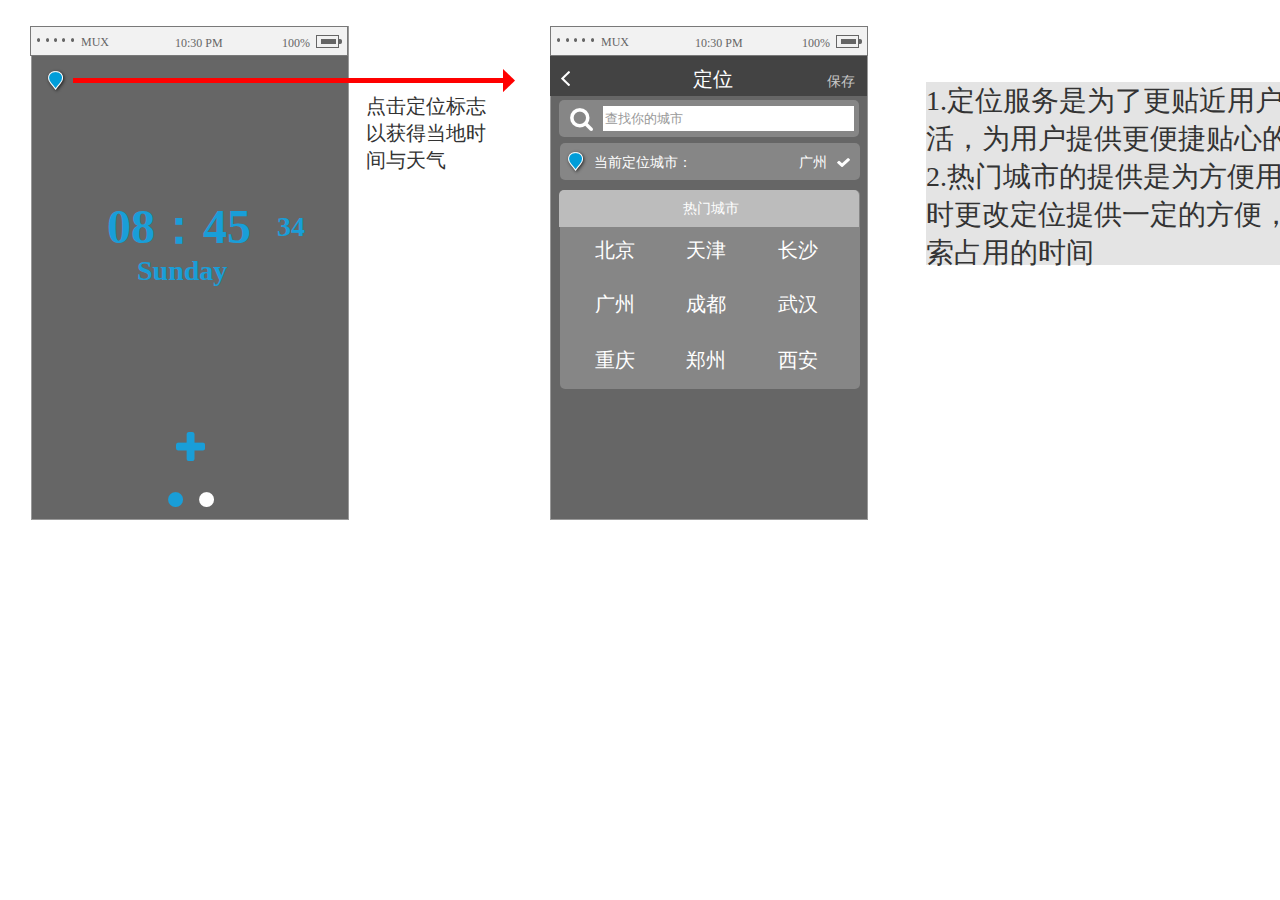
<file: 定位.html>
﻿<!DOCTYPE html>
<html>
  <head>
    <title>定位</title>
    <meta http-equiv="X-UA-Compatible" content="IE=edge"/>
    <meta http-equiv="content-type" content="text/html; charset=utf-8"/>
    <meta name="apple-mobile-web-app-capable" content="yes"/>
    <link href="resources/css/jquery-ui-themes.css" type="text/css" rel="stylesheet"/>
    <link href="resources/css/axure_rp_page.css" type="text/css" rel="stylesheet"/>
    <link href="data/styles.css" type="text/css" rel="stylesheet"/>
    <link href="files/定位/styles.css" type="text/css" rel="stylesheet"/>
    <script src="resources/scripts/jquery-1.7.1.min.js"></script>
    <script src="resources/scripts/jquery-ui-1.8.10.custom.min.js"></script>
    <script src="resources/scripts/prototypePre.js"></script>
    <script src="data/document.js"></script>
    <script src="resources/scripts/prototypePost.js"></script>
    <script src="files/定位/data.js"></script>
    <script type="text/javascript">
      $axure.utils.getTransparentGifPath = function() { return 'resources/images/transparent.gif'; };
      $axure.utils.getOtherPath = function() { return 'resources/Other.html'; };
      $axure.utils.getReloadPath = function() { return 'resources/reload.html'; };
    </script>
  </head>
  <body>
    <div id="base" class="">

      <!-- Unnamed (组合) -->
      <div id="u184" class="ax_default" data-left="30" data-top="26" data-width="320" data-height="494">

        <!-- Rectangle (矩形) -->
        <div id="u185" class="ax_default _形状" data-label="Rectangle">
          <div id="u185_div" class=""></div>
        </div>

        <!-- Unnamed (组合) -->
        <div id="u186" class="ax_default" data-left="30" data-top="26" data-width="318" data-height="30">

          <!-- Unnamed (矩形) -->
          <div id="u187" class="ax_default _形状">
            <div id="u187_div" class=""></div>
          </div>

          <!-- Unnamed (组合) -->
          <div id="u188" class="ax_default" data-left="36" data-top="37" data-width="39" data-height="6">

            <!-- Unnamed (矩形) -->
            <div id="u189" class="ax_default _形状">
              <img id="u189_img" class="img " src="images/闹钟页面/u16.png"/>
            </div>

            <!-- Unnamed (矩形) -->
            <div id="u190" class="ax_default _形状">
              <img id="u190_img" class="img " src="images/闹钟页面/u16.png"/>
            </div>

            <!-- Unnamed (矩形) -->
            <div id="u191" class="ax_default _形状">
              <img id="u191_img" class="img " src="images/闹钟页面/u16.png"/>
            </div>

            <!-- Unnamed (矩形) -->
            <div id="u192" class="ax_default _形状">
              <img id="u192_img" class="img " src="images/闹钟页面/u16.png"/>
            </div>

            <!-- Unnamed (矩形) -->
            <div id="u193" class="ax_default _形状">
              <img id="u193_img" class="img " src="images/闹钟页面/u16.png"/>
            </div>
          </div>

          <!-- Unnamed (组合) -->
          <div id="u194" class="ax_default" data-left="316" data-top="35" data-width="26" data-height="13">

            <!-- Unnamed (矩形) -->
            <div id="u195" class="ax_default _形状">
              <div id="u195_div" class=""></div>
            </div>

            <!-- Unnamed (矩形) -->
            <div id="u196" class="ax_default _形状">
              <div id="u196_div" class=""></div>
            </div>

            <!-- Unnamed (矩形) -->
            <div id="u197" class="ax_default _形状">
              <div id="u197_div" class=""></div>
            </div>
          </div>
        </div>

        <!-- Header 2 (矩形) -->
        <div id="u198" class="ax_default _文本段落" data-label="Header 2">
          <div id="u198_div" class=""></div>
          <div id="u198_text" class="text ">
            <p><span>MUX</span></p>
          </div>
        </div>

        <!-- Header 2 (矩形) -->
        <div id="u199" class="ax_default _文本段落" data-label="Header 2">
          <div id="u199_div" class=""></div>
          <div id="u199_text" class="text ">
            <p><span>10:30 PM</span></p>
          </div>
        </div>

        <!-- Header 2 (矩形) -->
        <div id="u200" class="ax_default _文本段落" data-label="Header 2">
          <div id="u200_div" class=""></div>
          <div id="u200_text" class="text ">
            <p><span>100%</span></p>
          </div>
        </div>
      </div>

      <!-- Unnamed (组合) -->
      <div id="u201" class="ax_default" data-left="107" data-top="195" data-width="212" data-height="66">

        <!-- Unnamed (矩形) -->
        <div id="u202" class="ax_default label">
          <div id="u202_div" class=""></div>
          <div id="u202_text" class="text ">
            <p><span>08：45</span></p>
          </div>
        </div>

        <!-- Unnamed (矩形) -->
        <div id="u203" class="ax_default label">
          <div id="u203_div" class=""></div>
          <div id="u203_text" class="text ">
            <p><span>34</span></p>
          </div>
        </div>
      </div>

      <!-- Unnamed (矩形) -->
      <div id="u204" class="ax_default label">
        <div id="u204_div" class=""></div>
        <div id="u204_text" class="text ">
          <p><span>Sunday</span></p>
        </div>
      </div>

      <!-- Unnamed (形状) -->
      <div id="u205" class="ax_default icon">
        <img id="u205_img" class="img " src="images/闹钟页面/u32.png"/>
      </div>

      <!-- Unnamed (组合) -->
      <div id="u206" class="ax_default" data-left="168" data-top="492" data-width="46" data-height="15">

        <!-- Unnamed (椭圆形) -->
        <div id="u207" class="ax_default ellipse">
          <img id="u207_img" class="img " src="images/闹钟页面/u34.png"/>
        </div>

        <!-- Unnamed (椭圆形) -->
        <div id="u208" class="ax_default ellipse">
          <img id="u208_img" class="img " src="images/闹钟页面/u35.png"/>
        </div>
      </div>

      <!-- Unnamed (水平线) -->
      <div id="u209" class="ax_default arrow">
        <img id="u209_img" class="img " src="images/定位/u209.png"/>
      </div>

      <!-- Unnamed (矩形) -->
      <div id="u210" class="ax_default label">
        <div id="u210_div" class=""></div>
        <div id="u210_text" class="text ">
          <p><span>点击定位标志以获得当地时间与天气</span></p>
        </div>
      </div>

      <!-- Unnamed (正水滴形) -->
      <div id="u211" class="ax_default marker">
        <img id="u211_img" class="img " src="images/闹钟页面/u38.png"/>
      </div>

      <!-- Unnamed (组合) -->
      <div id="u212" class="ax_default" data-left="550" data-top="26" data-width="320" data-height="494">

        <!-- Unnamed (组合) -->
        <div id="u213" class="ax_default" data-left="550" data-top="26" data-width="318" data-height="494">

          <!-- Rectangle (矩形) -->
          <div id="u214" class="ax_default _形状" data-label="Rectangle">
            <div id="u214_div" class=""></div>
          </div>

          <!-- Unnamed (矩形) -->
          <div id="u215" class="ax_default box_2">
            <div id="u215_div" class=""></div>
          </div>
        </div>

        <!-- Unnamed (组合) -->
        <div id="u216" class="ax_default" data-left="550" data-top="26" data-width="318" data-height="30">

          <!-- Unnamed (矩形) -->
          <div id="u217" class="ax_default _形状">
            <div id="u217_div" class=""></div>
          </div>

          <!-- Unnamed (组合) -->
          <div id="u218" class="ax_default" data-left="556" data-top="37" data-width="39" data-height="6">

            <!-- Unnamed (矩形) -->
            <div id="u219" class="ax_default _形状">
              <img id="u219_img" class="img " src="images/闹钟页面/u16.png"/>
            </div>

            <!-- Unnamed (矩形) -->
            <div id="u220" class="ax_default _形状">
              <img id="u220_img" class="img " src="images/闹钟页面/u16.png"/>
            </div>

            <!-- Unnamed (矩形) -->
            <div id="u221" class="ax_default _形状">
              <img id="u221_img" class="img " src="images/闹钟页面/u16.png"/>
            </div>

            <!-- Unnamed (矩形) -->
            <div id="u222" class="ax_default _形状">
              <img id="u222_img" class="img " src="images/闹钟页面/u16.png"/>
            </div>

            <!-- Unnamed (矩形) -->
            <div id="u223" class="ax_default _形状">
              <img id="u223_img" class="img " src="images/闹钟页面/u16.png"/>
            </div>
          </div>

          <!-- Unnamed (组合) -->
          <div id="u224" class="ax_default" data-left="836" data-top="35" data-width="26" data-height="13">

            <!-- Unnamed (矩形) -->
            <div id="u225" class="ax_default _形状">
              <div id="u225_div" class=""></div>
            </div>

            <!-- Unnamed (矩形) -->
            <div id="u226" class="ax_default _形状">
              <div id="u226_div" class=""></div>
            </div>

            <!-- Unnamed (矩形) -->
            <div id="u227" class="ax_default _形状">
              <div id="u227_div" class=""></div>
            </div>
          </div>
        </div>

        <!-- Header 2 (矩形) -->
        <div id="u228" class="ax_default _文本段落" data-label="Header 2">
          <div id="u228_div" class=""></div>
          <div id="u228_text" class="text ">
            <p><span>MUX</span></p>
          </div>
        </div>

        <!-- Header 2 (矩形) -->
        <div id="u229" class="ax_default _文本段落" data-label="Header 2">
          <div id="u229_div" class=""></div>
          <div id="u229_text" class="text ">
            <p><span>10:30 PM</span></p>
          </div>
        </div>

        <!-- Header 2 (矩形) -->
        <div id="u230" class="ax_default _文本段落" data-label="Header 2">
          <div id="u230_div" class=""></div>
          <div id="u230_text" class="text ">
            <p><span>100%</span></p>
          </div>
        </div>
      </div>

      <!-- Unnamed (矩形) -->
      <div id="u231" class="ax_default label">
        <div id="u231_div" class=""></div>
        <div id="u231_text" class="text ">
          <p><span>定位</span></p>
        </div>
      </div>

      <!-- Unnamed (矩形) -->
      <div id="u232" class="ax_default label">
        <div id="u232_div" class=""></div>
        <div id="u232_text" class="text ">
          <p><span>保存</span></p>
        </div>
      </div>

      <!-- Unnamed (形状) -->
      <div id="u233" class="ax_default icon">
        <img id="u233_img" class="img " src="images/定位/u233.png"/>
      </div>

      <!-- Unnamed (矩形) -->
      <div id="u234" class="ax_default box_3">
        <div id="u234_div" class=""></div>
      </div>

      <!-- Unnamed (正水滴形) -->
      <div id="u235" class="ax_default marker">
        <img id="u235_img" class="img " src="images/闹钟页面/u38.png"/>
      </div>

      <!-- Unnamed (矩形) -->
      <div id="u236" class="ax_default label">
        <div id="u236_div" class=""></div>
        <div id="u236_text" class="text ">
          <p><span>当前定位城市：</span></p>
        </div>
      </div>

      <!-- Unnamed (矩形) -->
      <div id="u237" class="ax_default label">
        <div id="u237_div" class=""></div>
        <div id="u237_text" class="text ">
          <p><span>广州</span></p>
        </div>
      </div>

      <!-- Unnamed (形状) -->
      <div id="u238" class="ax_default icon">
        <img id="u238_img" class="img " src="images/定位/u238.png"/>
      </div>

      <!-- Unnamed (矩形) -->
      <div id="u239" class="ax_default box_3">
        <div id="u239_div" class=""></div>
      </div>

      <!-- Unnamed (矩形) -->
      <div id="u240" class="ax_default box_3">
        <div id="u240_div" class=""></div>
      </div>

      <!-- Unnamed (矩形) -->
      <div id="u241" class="ax_default label">
        <div id="u241_div" class=""></div>
        <div id="u241_text" class="text ">
          <p><span>热门城市</span></p>
        </div>
      </div>

      <!-- Unnamed (组合) -->
      <div id="u242" class="ax_default" data-left="595" data-top="237" data-width="224" data-height="24">

        <!-- Unnamed (矩形) -->
        <div id="u243" class="ax_default label">
          <div id="u243_div" class=""></div>
          <div id="u243_text" class="text ">
            <p><span>北京</span></p>
          </div>
        </div>

        <!-- Unnamed (矩形) -->
        <div id="u244" class="ax_default label">
          <div id="u244_div" class=""></div>
          <div id="u244_text" class="text ">
            <p><span>天津</span></p>
          </div>
        </div>

        <!-- Unnamed (矩形) -->
        <div id="u245" class="ax_default label">
          <div id="u245_div" class=""></div>
          <div id="u245_text" class="text ">
            <p><span>长沙</span></p>
          </div>
        </div>
      </div>

      <!-- Unnamed (组合) -->
      <div id="u246" class="ax_default" data-left="595" data-top="291" data-width="224" data-height="24">

        <!-- Unnamed (矩形) -->
        <div id="u247" class="ax_default label">
          <div id="u247_div" class=""></div>
          <div id="u247_text" class="text ">
            <p><span>广州</span></p>
          </div>
        </div>

        <!-- Unnamed (矩形) -->
        <div id="u248" class="ax_default label">
          <div id="u248_div" class=""></div>
          <div id="u248_text" class="text ">
            <p><span>成都</span></p>
          </div>
        </div>

        <!-- Unnamed (矩形) -->
        <div id="u249" class="ax_default label">
          <div id="u249_div" class=""></div>
          <div id="u249_text" class="text ">
            <p><span>武汉</span></p>
          </div>
        </div>
      </div>

      <!-- Unnamed (组合) -->
      <div id="u250" class="ax_default" data-left="595" data-top="347" data-width="224" data-height="24">

        <!-- Unnamed (矩形) -->
        <div id="u251" class="ax_default label">
          <div id="u251_div" class=""></div>
          <div id="u251_text" class="text ">
            <p><span>重庆</span></p>
          </div>
        </div>

        <!-- Unnamed (矩形) -->
        <div id="u252" class="ax_default label">
          <div id="u252_div" class=""></div>
          <div id="u252_text" class="text ">
            <p><span>郑州</span></p>
          </div>
        </div>

        <!-- Unnamed (矩形) -->
        <div id="u253" class="ax_default label">
          <div id="u253_div" class=""></div>
          <div id="u253_text" class="text ">
            <p><span>西安</span></p>
          </div>
        </div>
      </div>

      <!-- Unnamed (矩形) -->
      <div id="u254" class="ax_default box_3">
        <div id="u254_div" class=""></div>
      </div>

      <!-- Unnamed (文本框) -->
      <div id="u255" class="ax_default text_field">
        <input id="u255_input" type="text" value=""/>
      </div>

      <!-- Unnamed (形状) -->
      <div id="u256" class="ax_default icon">
        <img id="u256_img" class="img " src="images/定位/u256.png"/>
      </div>

      <!-- Unnamed (矩形) -->
      <div id="u257" class="ax_default label">
        <div id="u257_div" class=""></div>
        <div id="u257_text" class="text ">
          <p><span>1.定位服务是为了更贴近用户的生活，为用户提供更便捷贴心的体验。</span></p><p><span>2.热门城市的提供是为方便用户出行时更改定位提供一定的方便，减少搜索占用的时间</span></p>
        </div>
      </div>
    </div>
  </body>
</html>
</file>
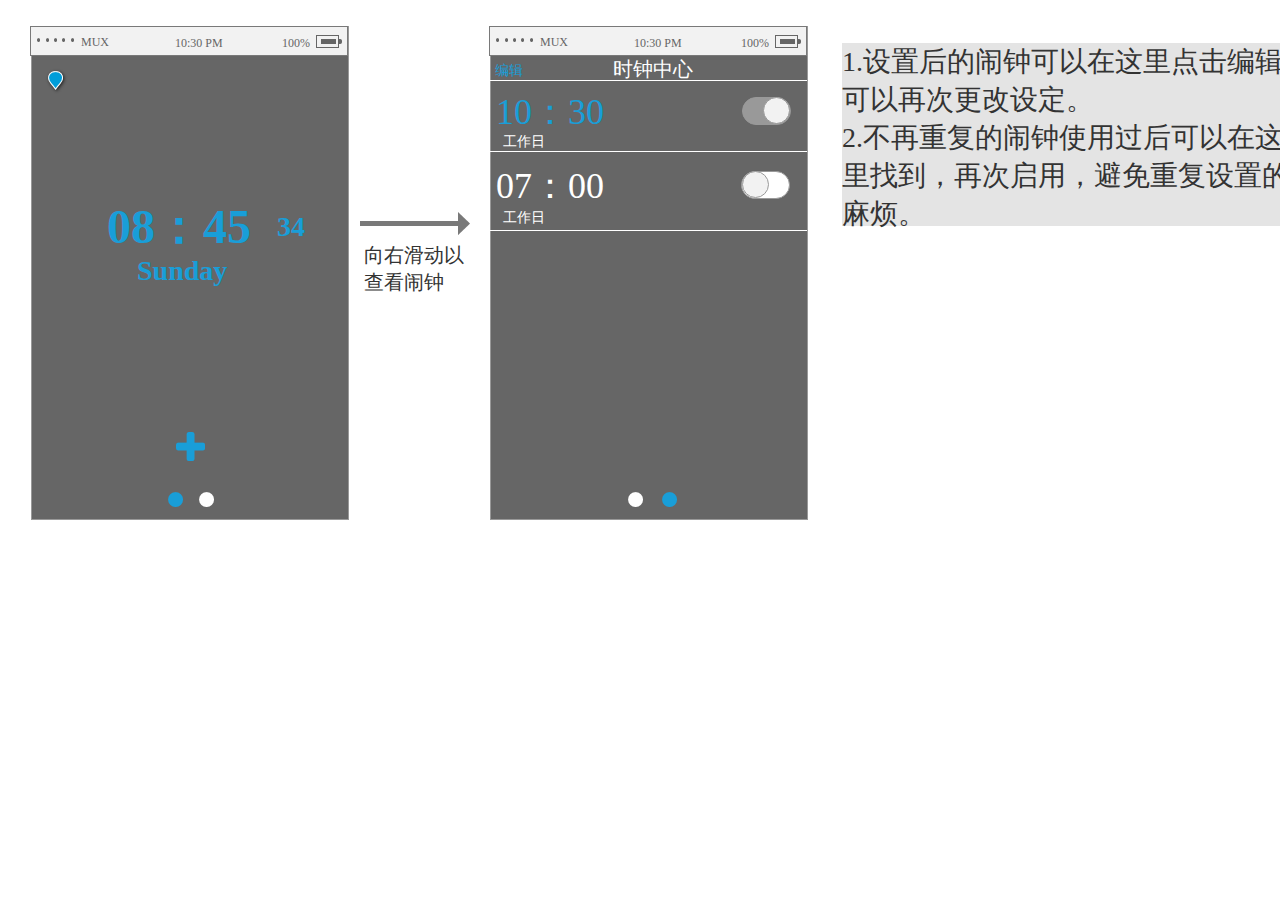
<file: 时钟中心.html>
﻿<!DOCTYPE html>
<html>
  <head>
    <title>时钟中心</title>
    <meta http-equiv="X-UA-Compatible" content="IE=edge"/>
    <meta http-equiv="content-type" content="text/html; charset=utf-8"/>
    <meta name="apple-mobile-web-app-capable" content="yes"/>
    <link href="resources/css/jquery-ui-themes.css" type="text/css" rel="stylesheet"/>
    <link href="resources/css/axure_rp_page.css" type="text/css" rel="stylesheet"/>
    <link href="data/styles.css" type="text/css" rel="stylesheet"/>
    <link href="files/时钟中心/styles.css" type="text/css" rel="stylesheet"/>
    <script src="resources/scripts/jquery-1.7.1.min.js"></script>
    <script src="resources/scripts/jquery-ui-1.8.10.custom.min.js"></script>
    <script src="resources/scripts/prototypePre.js"></script>
    <script src="data/document.js"></script>
    <script src="resources/scripts/prototypePost.js"></script>
    <script src="files/时钟中心/data.js"></script>
    <script type="text/javascript">
      $axure.utils.getTransparentGifPath = function() { return 'resources/images/transparent.gif'; };
      $axure.utils.getOtherPath = function() { return 'resources/Other.html'; };
      $axure.utils.getReloadPath = function() { return 'resources/reload.html'; };
    </script>
  </head>
  <body>
    <div id="base" class="">

      <!-- Unnamed (组合) -->
      <div id="u39" class="ax_default" data-left="30" data-top="26" data-width="320" data-height="494">

        <!-- Rectangle (矩形) -->
        <div id="u40" class="ax_default _形状" data-label="Rectangle">
          <div id="u40_div" class=""></div>
        </div>

        <!-- Unnamed (组合) -->
        <div id="u41" class="ax_default" data-left="30" data-top="26" data-width="318" data-height="30">

          <!-- Unnamed (矩形) -->
          <div id="u42" class="ax_default _形状">
            <div id="u42_div" class=""></div>
          </div>

          <!-- Unnamed (组合) -->
          <div id="u43" class="ax_default" data-left="36" data-top="37" data-width="39" data-height="6">

            <!-- Unnamed (矩形) -->
            <div id="u44" class="ax_default _形状">
              <img id="u44_img" class="img " src="images/闹钟页面/u16.png"/>
            </div>

            <!-- Unnamed (矩形) -->
            <div id="u45" class="ax_default _形状">
              <img id="u45_img" class="img " src="images/闹钟页面/u16.png"/>
            </div>

            <!-- Unnamed (矩形) -->
            <div id="u46" class="ax_default _形状">
              <img id="u46_img" class="img " src="images/闹钟页面/u16.png"/>
            </div>

            <!-- Unnamed (矩形) -->
            <div id="u47" class="ax_default _形状">
              <img id="u47_img" class="img " src="images/闹钟页面/u16.png"/>
            </div>

            <!-- Unnamed (矩形) -->
            <div id="u48" class="ax_default _形状">
              <img id="u48_img" class="img " src="images/闹钟页面/u16.png"/>
            </div>
          </div>

          <!-- Unnamed (组合) -->
          <div id="u49" class="ax_default" data-left="316" data-top="35" data-width="26" data-height="13">

            <!-- Unnamed (矩形) -->
            <div id="u50" class="ax_default _形状">
              <div id="u50_div" class=""></div>
            </div>

            <!-- Unnamed (矩形) -->
            <div id="u51" class="ax_default _形状">
              <div id="u51_div" class=""></div>
            </div>

            <!-- Unnamed (矩形) -->
            <div id="u52" class="ax_default _形状">
              <div id="u52_div" class=""></div>
            </div>
          </div>
        </div>

        <!-- Header 2 (矩形) -->
        <div id="u53" class="ax_default _文本段落" data-label="Header 2">
          <div id="u53_div" class=""></div>
          <div id="u53_text" class="text ">
            <p><span>MUX</span></p>
          </div>
        </div>

        <!-- Header 2 (矩形) -->
        <div id="u54" class="ax_default _文本段落" data-label="Header 2">
          <div id="u54_div" class=""></div>
          <div id="u54_text" class="text ">
            <p><span>10:30 PM</span></p>
          </div>
        </div>

        <!-- Header 2 (矩形) -->
        <div id="u55" class="ax_default _文本段落" data-label="Header 2">
          <div id="u55_div" class=""></div>
          <div id="u55_text" class="text ">
            <p><span>100%</span></p>
          </div>
        </div>
      </div>

      <!-- Unnamed (组合) -->
      <div id="u56" class="ax_default" data-left="107" data-top="195" data-width="212" data-height="66">

        <!-- Unnamed (矩形) -->
        <div id="u57" class="ax_default label">
          <div id="u57_div" class=""></div>
          <div id="u57_text" class="text ">
            <p><span>08：45</span></p>
          </div>
        </div>

        <!-- Unnamed (矩形) -->
        <div id="u58" class="ax_default label">
          <div id="u58_div" class=""></div>
          <div id="u58_text" class="text ">
            <p><span>34</span></p>
          </div>
        </div>
      </div>

      <!-- Unnamed (矩形) -->
      <div id="u59" class="ax_default label">
        <div id="u59_div" class=""></div>
        <div id="u59_text" class="text ">
          <p><span>Sunday</span></p>
        </div>
      </div>

      <!-- Unnamed (形状) -->
      <div id="u60" class="ax_default icon">
        <img id="u60_img" class="img " src="images/闹钟页面/u32.png"/>
      </div>

      <!-- Unnamed (组合) -->
      <div id="u61" class="ax_default" data-left="168" data-top="492" data-width="46" data-height="15">

        <!-- Unnamed (椭圆形) -->
        <div id="u62" class="ax_default ellipse">
          <img id="u62_img" class="img " src="images/闹钟页面/u34.png"/>
        </div>

        <!-- Unnamed (椭圆形) -->
        <div id="u63" class="ax_default ellipse">
          <img id="u63_img" class="img " src="images/闹钟页面/u35.png"/>
        </div>
      </div>

      <!-- Unnamed (组合) -->
      <div id="u64" class="ax_default" data-left="489" data-top="26" data-width="320" data-height="494">

        <!-- Rectangle (矩形) -->
        <div id="u65" class="ax_default _形状" data-label="Rectangle">
          <div id="u65_div" class=""></div>
        </div>

        <!-- Unnamed (组合) -->
        <div id="u66" class="ax_default" data-left="489" data-top="26" data-width="318" data-height="30">

          <!-- Unnamed (矩形) -->
          <div id="u67" class="ax_default _形状">
            <div id="u67_div" class=""></div>
          </div>

          <!-- Unnamed (组合) -->
          <div id="u68" class="ax_default" data-left="495" data-top="37" data-width="39" data-height="6">

            <!-- Unnamed (矩形) -->
            <div id="u69" class="ax_default _形状">
              <img id="u69_img" class="img " src="images/闹钟页面/u16.png"/>
            </div>

            <!-- Unnamed (矩形) -->
            <div id="u70" class="ax_default _形状">
              <img id="u70_img" class="img " src="images/闹钟页面/u16.png"/>
            </div>

            <!-- Unnamed (矩形) -->
            <div id="u71" class="ax_default _形状">
              <img id="u71_img" class="img " src="images/闹钟页面/u16.png"/>
            </div>

            <!-- Unnamed (矩形) -->
            <div id="u72" class="ax_default _形状">
              <img id="u72_img" class="img " src="images/闹钟页面/u16.png"/>
            </div>

            <!-- Unnamed (矩形) -->
            <div id="u73" class="ax_default _形状">
              <img id="u73_img" class="img " src="images/闹钟页面/u16.png"/>
            </div>
          </div>

          <!-- Unnamed (组合) -->
          <div id="u74" class="ax_default" data-left="775" data-top="35" data-width="26" data-height="13">

            <!-- Unnamed (矩形) -->
            <div id="u75" class="ax_default _形状">
              <div id="u75_div" class=""></div>
            </div>

            <!-- Unnamed (矩形) -->
            <div id="u76" class="ax_default _形状">
              <div id="u76_div" class=""></div>
            </div>

            <!-- Unnamed (矩形) -->
            <div id="u77" class="ax_default _形状">
              <div id="u77_div" class=""></div>
            </div>
          </div>
        </div>

        <!-- Header 2 (矩形) -->
        <div id="u78" class="ax_default _文本段落" data-label="Header 2">
          <div id="u78_div" class=""></div>
          <div id="u78_text" class="text ">
            <p><span>MUX</span></p>
          </div>
        </div>

        <!-- Header 2 (矩形) -->
        <div id="u79" class="ax_default _文本段落" data-label="Header 2">
          <div id="u79_div" class=""></div>
          <div id="u79_text" class="text ">
            <p><span>10:30 PM</span></p>
          </div>
        </div>

        <!-- Header 2 (矩形) -->
        <div id="u80" class="ax_default _文本段落" data-label="Header 2">
          <div id="u80_div" class=""></div>
          <div id="u80_text" class="text ">
            <p><span>100%</span></p>
          </div>
        </div>
      </div>

      <!-- Unnamed (椭圆形) -->
      <div id="u81" class="ax_default ellipse">
        <img id="u81_img" class="img " src="images/闹钟页面/u34.png"/>
      </div>

      <!-- Unnamed (椭圆形) -->
      <div id="u82" class="ax_default ellipse">
        <img id="u82_img" class="img " src="images/闹钟页面/u35.png"/>
      </div>

      <!-- Unnamed (矩形) -->
      <div id="u83" class="ax_default _一级标题">
        <div id="u83_div" class=""></div>
        <div id="u83_text" class="text ">
          <p><span>时钟中心</span></p>
        </div>
      </div>

      <!-- Unnamed (水平线) -->
      <div id="u84" class="ax_default line">
        <img id="u84_img" class="img " src="images/时钟中心/u84.png"/>
      </div>

      <!-- Unnamed (水平线) -->
      <div id="u85" class="ax_default line">
        <img id="u85_img" class="img " src="images/时钟中心/u84.png"/>
      </div>

      <!-- Unnamed (矩形) -->
      <div id="u86" class="ax_default label">
        <div id="u86_div" class=""></div>
        <div id="u86_text" class="text ">
          <p><span>编辑</span></p>
        </div>
      </div>

      <!-- Unnamed (矩形) -->
      <div id="u87" class="ax_default label">
        <div id="u87_div" class=""></div>
        <div id="u87_text" class="text ">
          <p><span>10：30</span></p>
        </div>
      </div>

      <!-- Unnamed (组合) -->
      <div id="u88" class="ax_default" data-left="742" data-top="97" data-width="49" data-height="28">

        <!-- Unnamed (矩形) -->
        <div id="u89" class="ax_default _形状">
          <div id="u89_div" class=""></div>
        </div>

        <!-- Unnamed (矩形) -->
        <div id="u90" class="ax_default _形状">
          <div id="u90_div" class=""></div>
        </div>
      </div>

      <!-- Unnamed (组合) -->
      <div id="u91" class="ax_default" data-left="741" data-top="171" data-width="49" data-height="28">

        <!-- Unnamed (矩形) -->
        <div id="u92" class="ax_default _形状">
          <div id="u92_div" class=""></div>
        </div>

        <!-- Unnamed (矩形) -->
        <div id="u93" class="ax_default _形状">
          <div id="u93_div" class=""></div>
        </div>
      </div>

      <!-- Unnamed (矩形) -->
      <div id="u94" class="ax_default label">
        <div id="u94_div" class=""></div>
        <div id="u94_text" class="text ">
          <p><span>工作日</span></p>
        </div>
      </div>

      <!-- Unnamed (水平线) -->
      <div id="u95" class="ax_default line">
        <img id="u95_img" class="img " src="images/时钟中心/u84.png"/>
      </div>

      <!-- Unnamed (矩形) -->
      <div id="u96" class="ax_default label">
        <div id="u96_div" class=""></div>
        <div id="u96_text" class="text ">
          <p><span>07：00</span></p>
        </div>
      </div>

      <!-- Unnamed (矩形) -->
      <div id="u97" class="ax_default label">
        <div id="u97_div" class=""></div>
        <div id="u97_text" class="text ">
          <p><span>工作日</span></p>
        </div>
      </div>

      <!-- Unnamed (水平线) -->
      <div id="u98" class="ax_default arrow">
        <img id="u98_img" class="img " src="images/时钟中心/u98.png"/>
      </div>

      <!-- Unnamed (矩形) -->
      <div id="u99" class="ax_default label">
        <div id="u99_div" class=""></div>
        <div id="u99_text" class="text ">
          <p><span>向右滑动以查看闹钟</span></p>
        </div>
      </div>

      <!-- Unnamed (正水滴形) -->
      <div id="u100" class="ax_default marker">
        <img id="u100_img" class="img " src="images/闹钟页面/u38.png"/>
      </div>

      <!-- Unnamed (矩形) -->
      <div id="u101" class="ax_default label">
        <div id="u101_div" class=""></div>
        <div id="u101_text" class="text ">
          <p><span>1.设置后的闹钟可以在这里点击编辑可以再次更改设定。</span></p><p><span>2.不再重复的闹钟使用过后可以在这里找到，再次启用，避免重复设置的麻烦。</span></p>
        </div>
      </div>
    </div>
  </body>
</html>
</file>
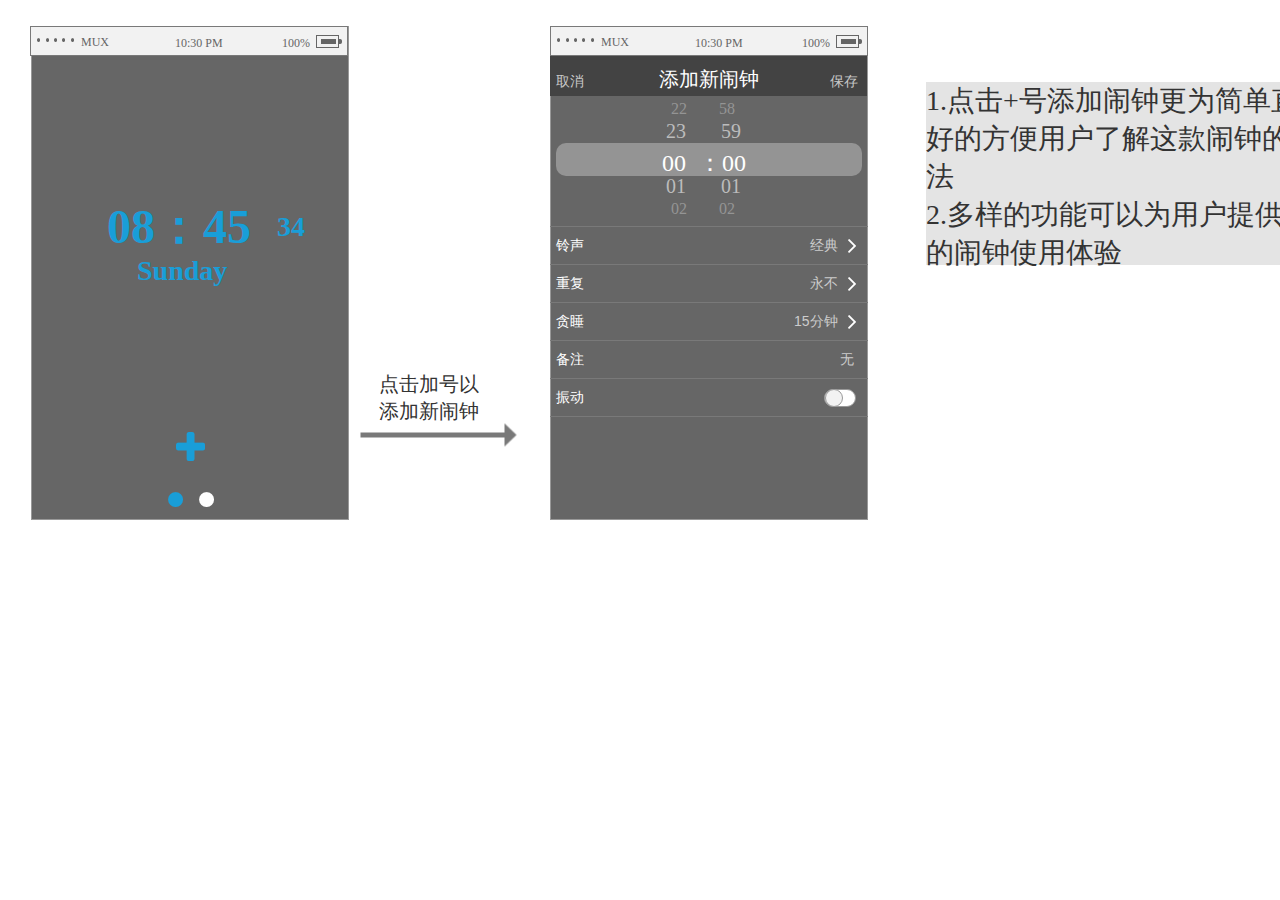
<file: 添加闹钟.html>
﻿<!DOCTYPE html>
<html>
  <head>
    <title>添加闹钟</title>
    <meta http-equiv="X-UA-Compatible" content="IE=edge"/>
    <meta http-equiv="content-type" content="text/html; charset=utf-8"/>
    <meta name="apple-mobile-web-app-capable" content="yes"/>
    <link href="resources/css/jquery-ui-themes.css" type="text/css" rel="stylesheet"/>
    <link href="resources/css/axure_rp_page.css" type="text/css" rel="stylesheet"/>
    <link href="data/styles.css" type="text/css" rel="stylesheet"/>
    <link href="files/添加闹钟/styles.css" type="text/css" rel="stylesheet"/>
    <script src="resources/scripts/jquery-1.7.1.min.js"></script>
    <script src="resources/scripts/jquery-ui-1.8.10.custom.min.js"></script>
    <script src="resources/scripts/prototypePre.js"></script>
    <script src="data/document.js"></script>
    <script src="resources/scripts/prototypePost.js"></script>
    <script src="files/添加闹钟/data.js"></script>
    <script type="text/javascript">
      $axure.utils.getTransparentGifPath = function() { return 'resources/images/transparent.gif'; };
      $axure.utils.getOtherPath = function() { return 'resources/Other.html'; };
      $axure.utils.getReloadPath = function() { return 'resources/reload.html'; };
    </script>
  </head>
  <body>
    <div id="base" class="">

      <!-- Unnamed (组合) -->
      <div id="u102" class="ax_default" data-left="30" data-top="26" data-width="320" data-height="494">

        <!-- Rectangle (矩形) -->
        <div id="u103" class="ax_default _形状" data-label="Rectangle">
          <div id="u103_div" class=""></div>
        </div>

        <!-- Unnamed (组合) -->
        <div id="u104" class="ax_default" data-left="30" data-top="26" data-width="318" data-height="30">

          <!-- Unnamed (矩形) -->
          <div id="u105" class="ax_default _形状">
            <div id="u105_div" class=""></div>
          </div>

          <!-- Unnamed (组合) -->
          <div id="u106" class="ax_default" data-left="36" data-top="37" data-width="39" data-height="6">

            <!-- Unnamed (矩形) -->
            <div id="u107" class="ax_default _形状">
              <img id="u107_img" class="img " src="images/闹钟页面/u16.png"/>
            </div>

            <!-- Unnamed (矩形) -->
            <div id="u108" class="ax_default _形状">
              <img id="u108_img" class="img " src="images/闹钟页面/u16.png"/>
            </div>

            <!-- Unnamed (矩形) -->
            <div id="u109" class="ax_default _形状">
              <img id="u109_img" class="img " src="images/闹钟页面/u16.png"/>
            </div>

            <!-- Unnamed (矩形) -->
            <div id="u110" class="ax_default _形状">
              <img id="u110_img" class="img " src="images/闹钟页面/u16.png"/>
            </div>

            <!-- Unnamed (矩形) -->
            <div id="u111" class="ax_default _形状">
              <img id="u111_img" class="img " src="images/闹钟页面/u16.png"/>
            </div>
          </div>

          <!-- Unnamed (组合) -->
          <div id="u112" class="ax_default" data-left="316" data-top="35" data-width="26" data-height="13">

            <!-- Unnamed (矩形) -->
            <div id="u113" class="ax_default _形状">
              <div id="u113_div" class=""></div>
            </div>

            <!-- Unnamed (矩形) -->
            <div id="u114" class="ax_default _形状">
              <div id="u114_div" class=""></div>
            </div>

            <!-- Unnamed (矩形) -->
            <div id="u115" class="ax_default _形状">
              <div id="u115_div" class=""></div>
            </div>
          </div>
        </div>

        <!-- Header 2 (矩形) -->
        <div id="u116" class="ax_default _文本段落" data-label="Header 2">
          <div id="u116_div" class=""></div>
          <div id="u116_text" class="text ">
            <p><span>MUX</span></p>
          </div>
        </div>

        <!-- Header 2 (矩形) -->
        <div id="u117" class="ax_default _文本段落" data-label="Header 2">
          <div id="u117_div" class=""></div>
          <div id="u117_text" class="text ">
            <p><span>10:30 PM</span></p>
          </div>
        </div>

        <!-- Header 2 (矩形) -->
        <div id="u118" class="ax_default _文本段落" data-label="Header 2">
          <div id="u118_div" class=""></div>
          <div id="u118_text" class="text ">
            <p><span>100%</span></p>
          </div>
        </div>
      </div>

      <!-- Unnamed (组合) -->
      <div id="u119" class="ax_default" data-left="107" data-top="195" data-width="212" data-height="66">

        <!-- Unnamed (矩形) -->
        <div id="u120" class="ax_default label">
          <div id="u120_div" class=""></div>
          <div id="u120_text" class="text ">
            <p><span>08：45</span></p>
          </div>
        </div>

        <!-- Unnamed (矩形) -->
        <div id="u121" class="ax_default label">
          <div id="u121_div" class=""></div>
          <div id="u121_text" class="text ">
            <p><span>34</span></p>
          </div>
        </div>
      </div>

      <!-- Unnamed (矩形) -->
      <div id="u122" class="ax_default label">
        <div id="u122_div" class=""></div>
        <div id="u122_text" class="text ">
          <p><span>Sunday</span></p>
        </div>
      </div>

      <!-- Unnamed (形状) -->
      <div id="u123" class="ax_default icon">
        <img id="u123_img" class="img " src="images/闹钟页面/u32.png"/>
      </div>

      <!-- Unnamed (组合) -->
      <div id="u124" class="ax_default" data-left="168" data-top="492" data-width="46" data-height="15">

        <!-- Unnamed (椭圆形) -->
        <div id="u125" class="ax_default ellipse">
          <img id="u125_img" class="img " src="images/闹钟页面/u34.png"/>
        </div>

        <!-- Unnamed (椭圆形) -->
        <div id="u126" class="ax_default ellipse">
          <img id="u126_img" class="img " src="images/闹钟页面/u35.png"/>
        </div>
      </div>

      <!-- Unnamed (组合) -->
      <div id="u127" class="ax_default" data-left="550" data-top="26" data-width="320" data-height="494">

        <!-- Unnamed (组合) -->
        <div id="u128" class="ax_default" data-left="550" data-top="26" data-width="318" data-height="494">

          <!-- Rectangle (矩形) -->
          <div id="u129" class="ax_default _形状" data-label="Rectangle">
            <div id="u129_div" class=""></div>
          </div>

          <!-- Unnamed (矩形) -->
          <div id="u130" class="ax_default box_2">
            <div id="u130_div" class=""></div>
          </div>
        </div>

        <!-- Unnamed (组合) -->
        <div id="u131" class="ax_default" data-left="550" data-top="26" data-width="318" data-height="30">

          <!-- Unnamed (矩形) -->
          <div id="u132" class="ax_default _形状">
            <div id="u132_div" class=""></div>
          </div>

          <!-- Unnamed (组合) -->
          <div id="u133" class="ax_default" data-left="556" data-top="37" data-width="39" data-height="6">

            <!-- Unnamed (矩形) -->
            <div id="u134" class="ax_default _形状">
              <img id="u134_img" class="img " src="images/闹钟页面/u16.png"/>
            </div>

            <!-- Unnamed (矩形) -->
            <div id="u135" class="ax_default _形状">
              <img id="u135_img" class="img " src="images/闹钟页面/u16.png"/>
            </div>

            <!-- Unnamed (矩形) -->
            <div id="u136" class="ax_default _形状">
              <img id="u136_img" class="img " src="images/闹钟页面/u16.png"/>
            </div>

            <!-- Unnamed (矩形) -->
            <div id="u137" class="ax_default _形状">
              <img id="u137_img" class="img " src="images/闹钟页面/u16.png"/>
            </div>

            <!-- Unnamed (矩形) -->
            <div id="u138" class="ax_default _形状">
              <img id="u138_img" class="img " src="images/闹钟页面/u16.png"/>
            </div>
          </div>

          <!-- Unnamed (组合) -->
          <div id="u139" class="ax_default" data-left="836" data-top="35" data-width="26" data-height="13">

            <!-- Unnamed (矩形) -->
            <div id="u140" class="ax_default _形状">
              <div id="u140_div" class=""></div>
            </div>

            <!-- Unnamed (矩形) -->
            <div id="u141" class="ax_default _形状">
              <div id="u141_div" class=""></div>
            </div>

            <!-- Unnamed (矩形) -->
            <div id="u142" class="ax_default _形状">
              <div id="u142_div" class=""></div>
            </div>
          </div>
        </div>

        <!-- Header 2 (矩形) -->
        <div id="u143" class="ax_default _文本段落" data-label="Header 2">
          <div id="u143_div" class=""></div>
          <div id="u143_text" class="text ">
            <p><span>MUX</span></p>
          </div>
        </div>

        <!-- Header 2 (矩形) -->
        <div id="u144" class="ax_default _文本段落" data-label="Header 2">
          <div id="u144_div" class=""></div>
          <div id="u144_text" class="text ">
            <p><span>10:30 PM</span></p>
          </div>
        </div>

        <!-- Header 2 (矩形) -->
        <div id="u145" class="ax_default _文本段落" data-label="Header 2">
          <div id="u145_div" class=""></div>
          <div id="u145_text" class="text ">
            <p><span>100%</span></p>
          </div>
        </div>
      </div>

      <!-- Unnamed (矩形) -->
      <div id="u146" class="ax_default label">
        <div id="u146_div" class=""></div>
        <div id="u146_text" class="text ">
          <p><span>添加新闹钟</span></p>
        </div>
      </div>

      <!-- Unnamed (矩形) -->
      <div id="u147" class="ax_default label">
        <div id="u147_div" class=""></div>
        <div id="u147_text" class="text ">
          <p><span>取消</span></p>
        </div>
      </div>

      <!-- Unnamed (矩形) -->
      <div id="u148" class="ax_default label">
        <div id="u148_div" class=""></div>
        <div id="u148_text" class="text ">
          <p><span>保存</span></p>
        </div>
      </div>

      <!-- Unnamed (矩形) -->
      <div id="u149" class="ax_default box_3">
        <div id="u149_div" class=""></div>
      </div>

      <!-- Unnamed (矩形) -->
      <div id="u150" class="ax_default label">
        <div id="u150_div" class=""></div>
        <div id="u150_text" class="text ">
          <p style="font-size:20px;"><span style="font-size:24px;">00&nbsp; ：00</span><span> </span></p>
        </div>
      </div>

      <!-- Unnamed (矩形) -->
      <div id="u151" class="ax_default label">
        <div id="u151_div" class=""></div>
        <div id="u151_text" class="text ">
          <p><span>23&nbsp; &nbsp; &nbsp;&nbsp; 59</span></p>
        </div>
      </div>

      <!-- Unnamed (矩形) -->
      <div id="u152" class="ax_default label">
        <div id="u152_div" class=""></div>
        <div id="u152_text" class="text ">
          <p><span>22&nbsp; &nbsp; &nbsp; &nbsp; 58</span></p>
        </div>
      </div>

      <!-- Unnamed (矩形) -->
      <div id="u153" class="ax_default label">
        <div id="u153_div" class=""></div>
        <div id="u153_text" class="text ">
          <p><span>01&nbsp; &nbsp; &nbsp;&nbsp; 01</span></p>
        </div>
      </div>

      <!-- Unnamed (矩形) -->
      <div id="u154" class="ax_default label">
        <div id="u154_div" class=""></div>
        <div id="u154_text" class="text ">
          <p><span>02&nbsp; &nbsp; &nbsp; &nbsp; 02</span></p>
        </div>
      </div>

      <!-- Unnamed (水平线) -->
      <div id="u155" class="ax_default line">
        <img id="u155_img" class="img " src="images/添加闹钟/u155.png"/>
      </div>

      <!-- Unnamed (矩形) -->
      <div id="u156" class="ax_default label">
        <div id="u156_div" class=""></div>
        <div id="u156_text" class="text ">
          <p><span>铃声</span></p>
        </div>
      </div>

      <!-- Unnamed (形状) -->
      <div id="u157" class="ax_default icon">
        <img id="u157_img" class="img " src="images/添加闹钟/u157.png"/>
      </div>

      <!-- Unnamed (矩形) -->
      <div id="u158" class="ax_default label">
        <div id="u158_div" class=""></div>
        <div id="u158_text" class="text ">
          <p><span>经典</span></p>
        </div>
      </div>

      <!-- Unnamed (水平线) -->
      <div id="u159" class="ax_default line">
        <img id="u159_img" class="img " src="images/添加闹钟/u155.png"/>
      </div>

      <!-- Unnamed (组合) -->
      <div id="u160" class="ax_default" data-left="550" data-top="302" data-width="318" data-height="39">

        <!-- Unnamed (水平线) -->
        <div id="u161" class="ax_default line">
          <img id="u161_img" class="img " src="images/添加闹钟/u155.png"/>
        </div>

        <!-- Unnamed (水平线) -->
        <div id="u162" class="ax_default line">
          <img id="u162_img" class="img " src="images/添加闹钟/u155.png"/>
        </div>
      </div>

      <!-- Unnamed (矩形) -->
      <div id="u163" class="ax_default label">
        <div id="u163_div" class=""></div>
        <div id="u163_text" class="text ">
          <p><span>重复</span></p>
        </div>
      </div>

      <!-- Unnamed (矩形) -->
      <div id="u164" class="ax_default label">
        <div id="u164_div" class=""></div>
        <div id="u164_text" class="text ">
          <p><span>贪睡</span></p>
        </div>
      </div>

      <!-- Unnamed (组合) -->
      <div id="u165" class="ax_default" data-left="550" data-top="340" data-width="318" data-height="39">

        <!-- Unnamed (水平线) -->
        <div id="u166" class="ax_default line">
          <img id="u166_img" class="img " src="images/添加闹钟/u155.png"/>
        </div>

        <!-- Unnamed (水平线) -->
        <div id="u167" class="ax_default line">
          <img id="u167_img" class="img " src="images/添加闹钟/u155.png"/>
        </div>
      </div>

      <!-- Unnamed (矩形) -->
      <div id="u168" class="ax_default label">
        <div id="u168_div" class=""></div>
        <div id="u168_text" class="text ">
          <p><span>备注</span></p>
        </div>
      </div>

      <!-- Unnamed (矩形) -->
      <div id="u169" class="ax_default label">
        <div id="u169_div" class=""></div>
        <div id="u169_text" class="text ">
          <p><span>永不</span></p>
        </div>
      </div>

      <!-- Unnamed (形状) -->
      <div id="u170" class="ax_default icon">
        <img id="u170_img" class="img " src="images/添加闹钟/u157.png"/>
      </div>

      <!-- Unnamed (矩形) -->
      <div id="u171" class="ax_default label">
        <div id="u171_div" class=""></div>
        <div id="u171_text" class="text ">
          <p><span>15分钟</span></p>
        </div>
      </div>

      <!-- Unnamed (形状) -->
      <div id="u172" class="ax_default icon">
        <img id="u172_img" class="img " src="images/添加闹钟/u157.png"/>
      </div>

      <!-- Unnamed (矩形) -->
      <div id="u173" class="ax_default label">
        <div id="u173_div" class=""></div>
        <div id="u173_text" class="text ">
          <p><span>无</span></p>
        </div>
      </div>

      <!-- Unnamed (组合) -->
      <div id="u174" class="ax_default" data-left="550" data-top="378" data-width="318" data-height="39">

        <!-- Unnamed (水平线) -->
        <div id="u175" class="ax_default line">
          <img id="u175_img" class="img " src="images/添加闹钟/u155.png"/>
        </div>

        <!-- Unnamed (水平线) -->
        <div id="u176" class="ax_default line">
          <img id="u176_img" class="img " src="images/添加闹钟/u155.png"/>
        </div>
      </div>

      <!-- Unnamed (矩形) -->
      <div id="u177" class="ax_default label">
        <div id="u177_div" class=""></div>
        <div id="u177_text" class="text ">
          <p><span>振动</span></p>
        </div>
      </div>

      <!-- Unnamed (组合) -->
      <div id="u178" class="ax_default" data-left="824" data-top="389" data-width="32" data-height="18">

        <!-- Unnamed (矩形) -->
        <div id="u179" class="ax_default _形状">
          <div id="u179_div" class=""></div>
        </div>

        <!-- Unnamed (矩形) -->
        <div id="u180" class="ax_default _形状">
          <div id="u180_div" class=""></div>
        </div>
      </div>

      <!-- Unnamed (垂直线) -->
      <div id="u181" class="ax_default arrow">
        <img id="u181_img" class="img " src="images/添加闹钟/u181.png"/>
      </div>

      <!-- Unnamed (矩形) -->
      <div id="u182" class="ax_default label">
        <div id="u182_div" class=""></div>
        <div id="u182_text" class="text ">
          <p><span>点击加号以添加新闹钟</span></p>
        </div>
      </div>

      <!-- Unnamed (矩形) -->
      <div id="u183" class="ax_default label">
        <div id="u183_div" class=""></div>
        <div id="u183_text" class="text ">
          <p><span>1.点击+号添加闹钟更为简单直接，更好的方便用户了解这款闹钟的使用方法</span></p><p><span>2.多样的功能可以为用户提供更全面的闹钟使用体验</span></p>
        </div>
      </div>
    </div>
  </body>
</html>
</file>
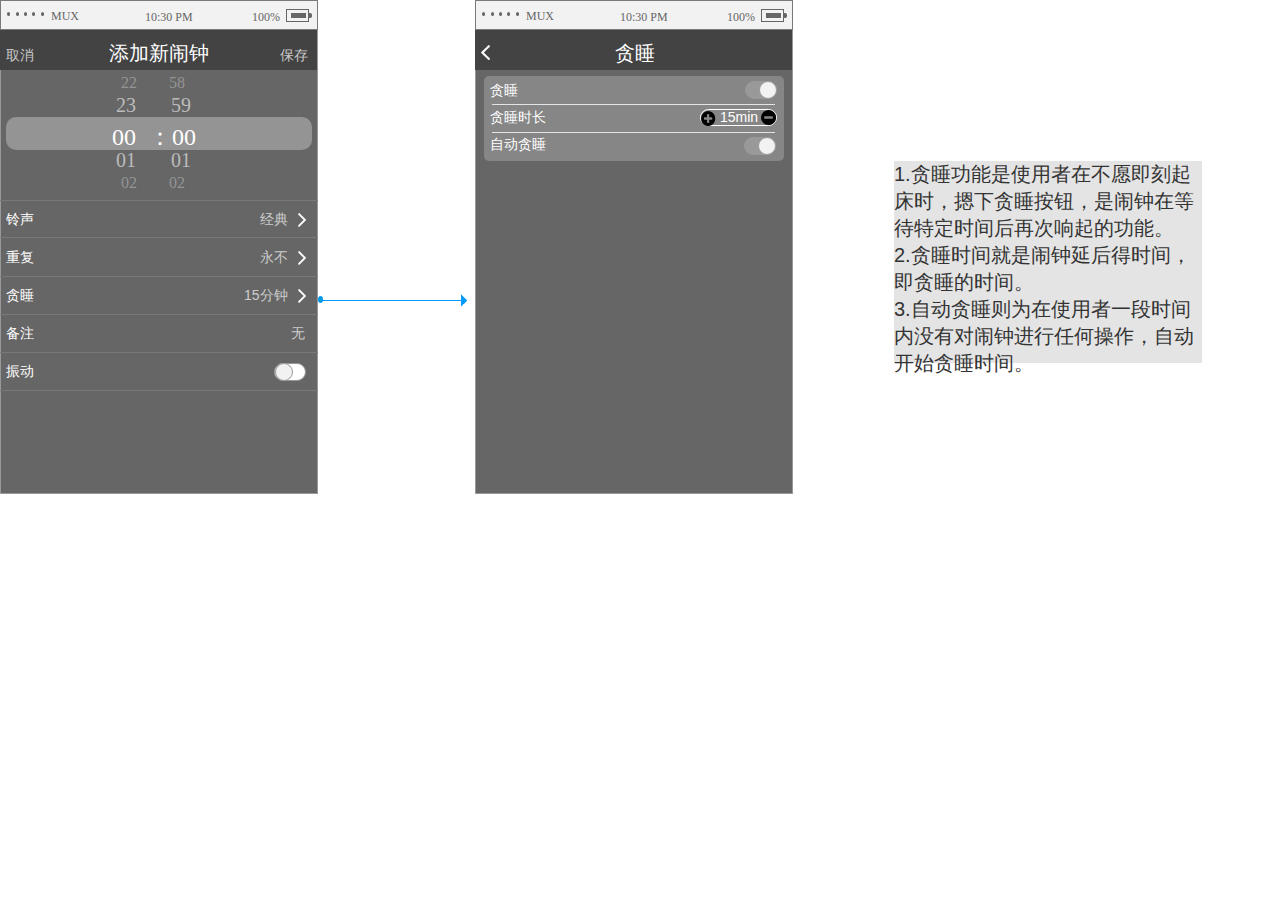
<file: 贪睡.html>
﻿<!DOCTYPE html>
<html>
  <head>
    <title>贪睡</title>
    <meta http-equiv="X-UA-Compatible" content="IE=edge"/>
    <meta http-equiv="content-type" content="text/html; charset=utf-8"/>
    <meta name="apple-mobile-web-app-capable" content="yes"/>
    <link href="resources/css/jquery-ui-themes.css" type="text/css" rel="stylesheet"/>
    <link href="resources/css/axure_rp_page.css" type="text/css" rel="stylesheet"/>
    <link href="data/styles.css" type="text/css" rel="stylesheet"/>
    <link href="files/贪睡/styles.css" type="text/css" rel="stylesheet"/>
    <script src="resources/scripts/jquery-1.7.1.min.js"></script>
    <script src="resources/scripts/jquery-ui-1.8.10.custom.min.js"></script>
    <script src="resources/scripts/prototypePre.js"></script>
    <script src="data/document.js"></script>
    <script src="resources/scripts/prototypePost.js"></script>
    <script src="files/贪睡/data.js"></script>
    <script type="text/javascript">
      $axure.utils.getTransparentGifPath = function() { return 'resources/images/transparent.gif'; };
      $axure.utils.getOtherPath = function() { return 'resources/Other.html'; };
      $axure.utils.getReloadPath = function() { return 'resources/reload.html'; };
    </script>
  </head>
  <body>
    <div id="base" class="">

      <!-- Unnamed (组合) -->
      <div id="u435" class="ax_default" data-left="475" data-top="0" data-width="320" data-height="494">

        <!-- Unnamed (组合) -->
        <div id="u436" class="ax_default" data-left="475" data-top="0" data-width="318" data-height="494">

          <!-- Rectangle (矩形) -->
          <div id="u437" class="ax_default _形状" data-label="Rectangle">
            <div id="u437_div" class=""></div>
          </div>

          <!-- Unnamed (矩形) -->
          <div id="u438" class="ax_default box_2">
            <div id="u438_div" class=""></div>
          </div>
        </div>

        <!-- Unnamed (组合) -->
        <div id="u439" class="ax_default" data-left="475" data-top="0" data-width="318" data-height="30">

          <!-- Unnamed (矩形) -->
          <div id="u440" class="ax_default _形状">
            <div id="u440_div" class=""></div>
          </div>

          <!-- Unnamed (组合) -->
          <div id="u441" class="ax_default" data-left="481" data-top="11" data-width="39" data-height="6">

            <!-- Unnamed (矩形) -->
            <div id="u442" class="ax_default _形状">
              <img id="u442_img" class="img " src="images/闹钟页面/u16.png"/>
            </div>

            <!-- Unnamed (矩形) -->
            <div id="u443" class="ax_default _形状">
              <img id="u443_img" class="img " src="images/闹钟页面/u16.png"/>
            </div>

            <!-- Unnamed (矩形) -->
            <div id="u444" class="ax_default _形状">
              <img id="u444_img" class="img " src="images/闹钟页面/u16.png"/>
            </div>

            <!-- Unnamed (矩形) -->
            <div id="u445" class="ax_default _形状">
              <img id="u445_img" class="img " src="images/闹钟页面/u16.png"/>
            </div>

            <!-- Unnamed (矩形) -->
            <div id="u446" class="ax_default _形状">
              <img id="u446_img" class="img " src="images/闹钟页面/u16.png"/>
            </div>
          </div>

          <!-- Unnamed (组合) -->
          <div id="u447" class="ax_default" data-left="761" data-top="9" data-width="26" data-height="13">

            <!-- Unnamed (矩形) -->
            <div id="u448" class="ax_default _形状">
              <div id="u448_div" class=""></div>
            </div>

            <!-- Unnamed (矩形) -->
            <div id="u449" class="ax_default _形状">
              <div id="u449_div" class=""></div>
            </div>

            <!-- Unnamed (矩形) -->
            <div id="u450" class="ax_default _形状">
              <div id="u450_div" class=""></div>
            </div>
          </div>
        </div>

        <!-- Header 2 (矩形) -->
        <div id="u451" class="ax_default _文本段落" data-label="Header 2">
          <div id="u451_div" class=""></div>
          <div id="u451_text" class="text ">
            <p><span>MUX</span></p>
          </div>
        </div>

        <!-- Header 2 (矩形) -->
        <div id="u452" class="ax_default _文本段落" data-label="Header 2">
          <div id="u452_div" class=""></div>
          <div id="u452_text" class="text ">
            <p><span>10:30 PM</span></p>
          </div>
        </div>

        <!-- Header 2 (矩形) -->
        <div id="u453" class="ax_default _文本段落" data-label="Header 2">
          <div id="u453_div" class=""></div>
          <div id="u453_text" class="text ">
            <p><span>100%</span></p>
          </div>
        </div>
      </div>

      <!-- Unnamed (矩形) -->
      <div id="u454" class="ax_default label">
        <div id="u454_div" class=""></div>
        <div id="u454_text" class="text ">
          <p><span>贪睡</span></p>
        </div>
      </div>

      <!-- Unnamed (形状) -->
      <div id="u455" class="ax_default icon">
        <img id="u455_img" class="img " src="images/定位/u233.png"/>
      </div>

      <!-- Unnamed (矩形) -->
      <div id="u456" class="ax_default box_3">
        <div id="u456_div" class=""></div>
      </div>

      <!-- Unnamed (矩形) -->
      <div id="u457" class="ax_default label">
        <div id="u457_div" class=""></div>
        <div id="u457_text" class="text ">
          <p><span>贪睡</span></p>
        </div>
      </div>

      <!-- Unnamed (组合) -->
      <div id="u458" class="ax_default" data-left="745" data-top="81" data-width="32" data-height="18">

        <!-- Unnamed (矩形) -->
        <div id="u459" class="ax_default _形状">
          <div id="u459_div" class=""></div>
        </div>

        <!-- Unnamed (矩形) -->
        <div id="u460" class="ax_default _形状">
          <div id="u460_div" class=""></div>
        </div>
      </div>

      <!-- Unnamed (水平线) -->
      <div id="u461" class="ax_default line">
        <img id="u461_img" class="img " src="images/闹钟设置/u383.png"/>
      </div>

      <!-- Unnamed (矩形) -->
      <div id="u462" class="ax_default label">
        <div id="u462_div" class=""></div>
        <div id="u462_text" class="text ">
          <p><span>贪睡时长</span></p>
        </div>
      </div>

      <!-- Unnamed (矩形) -->
      <div id="u463" class="ax_default box_1">
        <div id="u463_div" class=""></div>
      </div>

      <!-- Unnamed (矩形) -->
      <div id="u464" class="ax_default label">
        <div id="u464_div" class=""></div>
        <div id="u464_text" class="text ">
          <p><span>15min</span></p>
        </div>
      </div>

      <!-- Unnamed (形状) -->
      <div id="u465" class="ax_default icon">
        <img id="u465_img" class="img " src="images/闹钟设置/u428.png"/>
      </div>

      <!-- Unnamed (形状) -->
      <div id="u466" class="ax_default icon">
        <img id="u466_img" class="img " src="images/闹钟设置/u429.png"/>
      </div>

      <!-- Unnamed (水平线) -->
      <div id="u467" class="ax_default line">
        <img id="u467_img" class="img " src="images/闹钟设置/u383.png"/>
      </div>

      <!-- Unnamed (矩形) -->
      <div id="u468" class="ax_default label">
        <div id="u468_div" class=""></div>
        <div id="u468_text" class="text ">
          <p><span>自动贪睡</span></p>
        </div>
      </div>

      <!-- Unnamed (组合) -->
      <div id="u469" class="ax_default" data-left="744" data-top="137" data-width="32" data-height="18">

        <!-- Unnamed (矩形) -->
        <div id="u470" class="ax_default _形状">
          <div id="u470_div" class=""></div>
        </div>

        <!-- Unnamed (矩形) -->
        <div id="u471" class="ax_default _形状">
          <div id="u471_div" class=""></div>
        </div>
      </div>

      <!-- Unnamed (组合) -->
      <div id="u472" class="ax_default" data-left="0" data-top="0" data-width="320" data-height="494">

        <!-- Unnamed (组合) -->
        <div id="u473" class="ax_default" data-left="0" data-top="0" data-width="318" data-height="494">

          <!-- Rectangle (矩形) -->
          <div id="u474" class="ax_default _形状" data-label="Rectangle">
            <div id="u474_div" class=""></div>
          </div>

          <!-- Unnamed (矩形) -->
          <div id="u475" class="ax_default box_2">
            <div id="u475_div" class=""></div>
          </div>
        </div>

        <!-- Unnamed (组合) -->
        <div id="u476" class="ax_default" data-left="0" data-top="0" data-width="318" data-height="30">

          <!-- Unnamed (矩形) -->
          <div id="u477" class="ax_default _形状">
            <div id="u477_div" class=""></div>
          </div>

          <!-- Unnamed (组合) -->
          <div id="u478" class="ax_default" data-left="6" data-top="11" data-width="39" data-height="6">

            <!-- Unnamed (矩形) -->
            <div id="u479" class="ax_default _形状">
              <img id="u479_img" class="img " src="images/闹钟页面/u16.png"/>
            </div>

            <!-- Unnamed (矩形) -->
            <div id="u480" class="ax_default _形状">
              <img id="u480_img" class="img " src="images/闹钟页面/u16.png"/>
            </div>

            <!-- Unnamed (矩形) -->
            <div id="u481" class="ax_default _形状">
              <img id="u481_img" class="img " src="images/闹钟页面/u16.png"/>
            </div>

            <!-- Unnamed (矩形) -->
            <div id="u482" class="ax_default _形状">
              <img id="u482_img" class="img " src="images/闹钟页面/u16.png"/>
            </div>

            <!-- Unnamed (矩形) -->
            <div id="u483" class="ax_default _形状">
              <img id="u483_img" class="img " src="images/闹钟页面/u16.png"/>
            </div>
          </div>

          <!-- Unnamed (组合) -->
          <div id="u484" class="ax_default" data-left="286" data-top="9" data-width="26" data-height="13">

            <!-- Unnamed (矩形) -->
            <div id="u485" class="ax_default _形状">
              <div id="u485_div" class=""></div>
            </div>

            <!-- Unnamed (矩形) -->
            <div id="u486" class="ax_default _形状">
              <div id="u486_div" class=""></div>
            </div>

            <!-- Unnamed (矩形) -->
            <div id="u487" class="ax_default _形状">
              <div id="u487_div" class=""></div>
            </div>
          </div>
        </div>

        <!-- Header 2 (矩形) -->
        <div id="u488" class="ax_default _文本段落" data-label="Header 2">
          <div id="u488_div" class=""></div>
          <div id="u488_text" class="text ">
            <p><span>MUX</span></p>
          </div>
        </div>

        <!-- Header 2 (矩形) -->
        <div id="u489" class="ax_default _文本段落" data-label="Header 2">
          <div id="u489_div" class=""></div>
          <div id="u489_text" class="text ">
            <p><span>10:30 PM</span></p>
          </div>
        </div>

        <!-- Header 2 (矩形) -->
        <div id="u490" class="ax_default _文本段落" data-label="Header 2">
          <div id="u490_div" class=""></div>
          <div id="u490_text" class="text ">
            <p><span>100%</span></p>
          </div>
        </div>
      </div>

      <!-- Unnamed (矩形) -->
      <div id="u491" class="ax_default label">
        <div id="u491_div" class=""></div>
        <div id="u491_text" class="text ">
          <p><span>添加新闹钟</span></p>
        </div>
      </div>

      <!-- Unnamed (矩形) -->
      <div id="u492" class="ax_default label">
        <div id="u492_div" class=""></div>
        <div id="u492_text" class="text ">
          <p><span>取消</span></p>
        </div>
      </div>

      <!-- Unnamed (矩形) -->
      <div id="u493" class="ax_default label">
        <div id="u493_div" class=""></div>
        <div id="u493_text" class="text ">
          <p><span>保存</span></p>
        </div>
      </div>

      <!-- Unnamed (矩形) -->
      <div id="u494" class="ax_default box_3">
        <div id="u494_div" class=""></div>
      </div>

      <!-- Unnamed (矩形) -->
      <div id="u495" class="ax_default label">
        <div id="u495_div" class=""></div>
        <div id="u495_text" class="text ">
          <p style="font-size:20px;"><span style="font-size:24px;">00&nbsp; ：00</span><span> </span></p>
        </div>
      </div>

      <!-- Unnamed (矩形) -->
      <div id="u496" class="ax_default label">
        <div id="u496_div" class=""></div>
        <div id="u496_text" class="text ">
          <p><span>23&nbsp; &nbsp; &nbsp;&nbsp; 59</span></p>
        </div>
      </div>

      <!-- Unnamed (矩形) -->
      <div id="u497" class="ax_default label">
        <div id="u497_div" class=""></div>
        <div id="u497_text" class="text ">
          <p><span>22&nbsp; &nbsp; &nbsp; &nbsp; 58</span></p>
        </div>
      </div>

      <!-- Unnamed (矩形) -->
      <div id="u498" class="ax_default label">
        <div id="u498_div" class=""></div>
        <div id="u498_text" class="text ">
          <p><span>01&nbsp; &nbsp; &nbsp;&nbsp; 01</span></p>
        </div>
      </div>

      <!-- Unnamed (矩形) -->
      <div id="u499" class="ax_default label">
        <div id="u499_div" class=""></div>
        <div id="u499_text" class="text ">
          <p><span>02&nbsp; &nbsp; &nbsp; &nbsp; 02</span></p>
        </div>
      </div>

      <!-- Unnamed (水平线) -->
      <div id="u500" class="ax_default line">
        <img id="u500_img" class="img " src="images/添加闹钟/u155.png"/>
      </div>

      <!-- Unnamed (矩形) -->
      <div id="u501" class="ax_default label">
        <div id="u501_div" class=""></div>
        <div id="u501_text" class="text ">
          <p><span>铃声</span></p>
        </div>
      </div>

      <!-- Unnamed (形状) -->
      <div id="u502" class="ax_default icon">
        <img id="u502_img" class="img " src="images/添加闹钟/u157.png"/>
      </div>

      <!-- Unnamed (矩形) -->
      <div id="u503" class="ax_default label">
        <div id="u503_div" class=""></div>
        <div id="u503_text" class="text ">
          <p><span>经典</span></p>
        </div>
      </div>

      <!-- Unnamed (组合) -->
      <div id="u504" class="ax_default" data-left="0" data-top="276" data-width="318" data-height="39">

        <!-- Unnamed (水平线) -->
        <div id="u505" class="ax_default line">
          <img id="u505_img" class="img " src="images/添加闹钟/u155.png"/>
        </div>

        <!-- Unnamed (水平线) -->
        <div id="u506" class="ax_default line">
          <img id="u506_img" class="img " src="images/添加闹钟/u155.png"/>
        </div>
      </div>

      <!-- Unnamed (矩形) -->
      <div id="u507" class="ax_default label">
        <div id="u507_div" class=""></div>
        <div id="u507_text" class="text ">
          <p><span>重复</span></p>
        </div>
      </div>

      <!-- Unnamed (矩形) -->
      <div id="u508" class="ax_default label">
        <div id="u508_div" class=""></div>
        <div id="u508_text" class="text ">
          <p><span>贪睡</span></p>
        </div>
      </div>

      <!-- Unnamed (组合) -->
      <div id="u509" class="ax_default" data-left="0" data-top="314" data-width="318" data-height="39">

        <!-- Unnamed (水平线) -->
        <div id="u510" class="ax_default line">
          <img id="u510_img" class="img " src="images/添加闹钟/u155.png"/>
        </div>

        <!-- Unnamed (水平线) -->
        <div id="u511" class="ax_default line">
          <img id="u511_img" class="img " src="images/添加闹钟/u155.png"/>
        </div>
      </div>

      <!-- Unnamed (矩形) -->
      <div id="u512" class="ax_default label">
        <div id="u512_div" class=""></div>
        <div id="u512_text" class="text ">
          <p><span>备注</span></p>
        </div>
      </div>

      <!-- Unnamed (矩形) -->
      <div id="u513" class="ax_default label">
        <div id="u513_div" class=""></div>
        <div id="u513_text" class="text ">
          <p><span>永不</span></p>
        </div>
      </div>

      <!-- Unnamed (形状) -->
      <div id="u514" class="ax_default icon">
        <img id="u514_img" class="img " src="images/添加闹钟/u157.png"/>
      </div>

      <!-- Unnamed (矩形) -->
      <div id="u515" class="ax_default label">
        <div id="u515_div" class=""></div>
        <div id="u515_text" class="text ">
          <p><span>15分钟</span></p>
        </div>
      </div>

      <!-- Unnamed (形状) -->
      <div id="u516" class="ax_default icon">
        <img id="u516_img" class="img " src="images/添加闹钟/u157.png"/>
      </div>

      <!-- Unnamed (矩形) -->
      <div id="u517" class="ax_default label">
        <div id="u517_div" class=""></div>
        <div id="u517_text" class="text ">
          <p><span>无</span></p>
        </div>
      </div>

      <!-- Unnamed (组合) -->
      <div id="u518" class="ax_default" data-left="0" data-top="352" data-width="318" data-height="39">

        <!-- Unnamed (水平线) -->
        <div id="u519" class="ax_default line">
          <img id="u519_img" class="img " src="images/添加闹钟/u155.png"/>
        </div>

        <!-- Unnamed (水平线) -->
        <div id="u520" class="ax_default line">
          <img id="u520_img" class="img " src="images/添加闹钟/u155.png"/>
        </div>
      </div>

      <!-- Unnamed (矩形) -->
      <div id="u521" class="ax_default label">
        <div id="u521_div" class=""></div>
        <div id="u521_text" class="text ">
          <p><span>振动</span></p>
        </div>
      </div>

      <!-- Unnamed (组合) -->
      <div id="u522" class="ax_default" data-left="274" data-top="363" data-width="32" data-height="18">

        <!-- Unnamed (矩形) -->
        <div id="u523" class="ax_default _形状">
          <div id="u523_div" class=""></div>
        </div>

        <!-- Unnamed (矩形) -->
        <div id="u524" class="ax_default _形状">
          <div id="u524_div" class=""></div>
        </div>
      </div>

      <!-- Unnamed (水平线) -->
      <div id="u525" class="ax_default line">
        <img id="u525_img" class="img " src="images/添加闹钟/u155.png"/>
      </div>

      <!-- Unnamed (组合) -->
      <div id="u526" class="ax_default" data-left="318" data-top="296" data-width="149" data-height="7">

        <!-- Unnamed (水平线) -->
        <div id="u527" class="compound ax_default _水平线" WidgetHeight="1" WidgetWidth="147" CompoundMode="true">
          <img id="u527_img" class="singleImg img " src="images/贪睡/u527.png"/>
          <div id="u527p000" class="ax_vector_shape" WidgetTopLeftX="-0.486842105263158" WidgetTopLeftY="-0.166666666666667" WidgetTopRightX="0.480263157894737" WidgetTopRightY="-0.166666666666667" WidgetBottomLeftX="-0.486842105263158" WidgetBottomLeftY="0" WidgetBottomRightX="0.480263157894737" WidgetBottomRightY="0">
            <img id="u527p000_img" class="img " src="images/贪睡/u527p000.png"/>
          </div>
          <div id="u527p001" class="ax_vector_shape" WidgetTopLeftX="0" WidgetTopLeftY="-0.5" WidgetTopRightX="36.75" WidgetTopRightY="-0.5" WidgetBottomLeftX="0" WidgetBottomLeftY="0" WidgetBottomRightX="36.75" WidgetBottomRightY="0">
            <img id="u527p001_img" class="img " src="images/贪睡/u527p001.png"/>
          </div>
          <div id="u527p002" class="ax_vector_shape" WidgetTopLeftX="6.5" WidgetTopLeftY="0" WidgetTopRightX="-0.181818181818182" WidgetTopRightY="0" WidgetBottomLeftX="6.5" WidgetBottomLeftY="-0.05" WidgetBottomRightX="-0.181818181818182" WidgetBottomRightY="-0.05">
            <img id="u527p002_img" class="img " src="images/贪睡/u527p002.png"/>
          </div>
        </div>

        <!-- Unnamed (矩形) -->
        <div id="u528" class="ax_default _形状">
          <div id="u528_div" class=""></div>
        </div>
      </div>

      <!-- Unnamed (矩形) -->
      <div id="u529" class="ax_default label">
        <div id="u529_div" class=""></div>
        <div id="u529_text" class="text ">
          <p><span>1.贪睡功能是使用者在不愿即刻起床时，摁下贪睡按钮，是闹钟在等待特定时间后再次响起的功能。</span></p><p><span>2.贪睡时间就是闹钟延后得时间，即贪睡的时间。</span></p><p><span>3.自动贪睡则为在使用者一段时间内没有对闹钟进行任何操作，自动开始贪睡时间。</span></p>
        </div>
      </div>
    </div>
  </body>
</html>
</file>
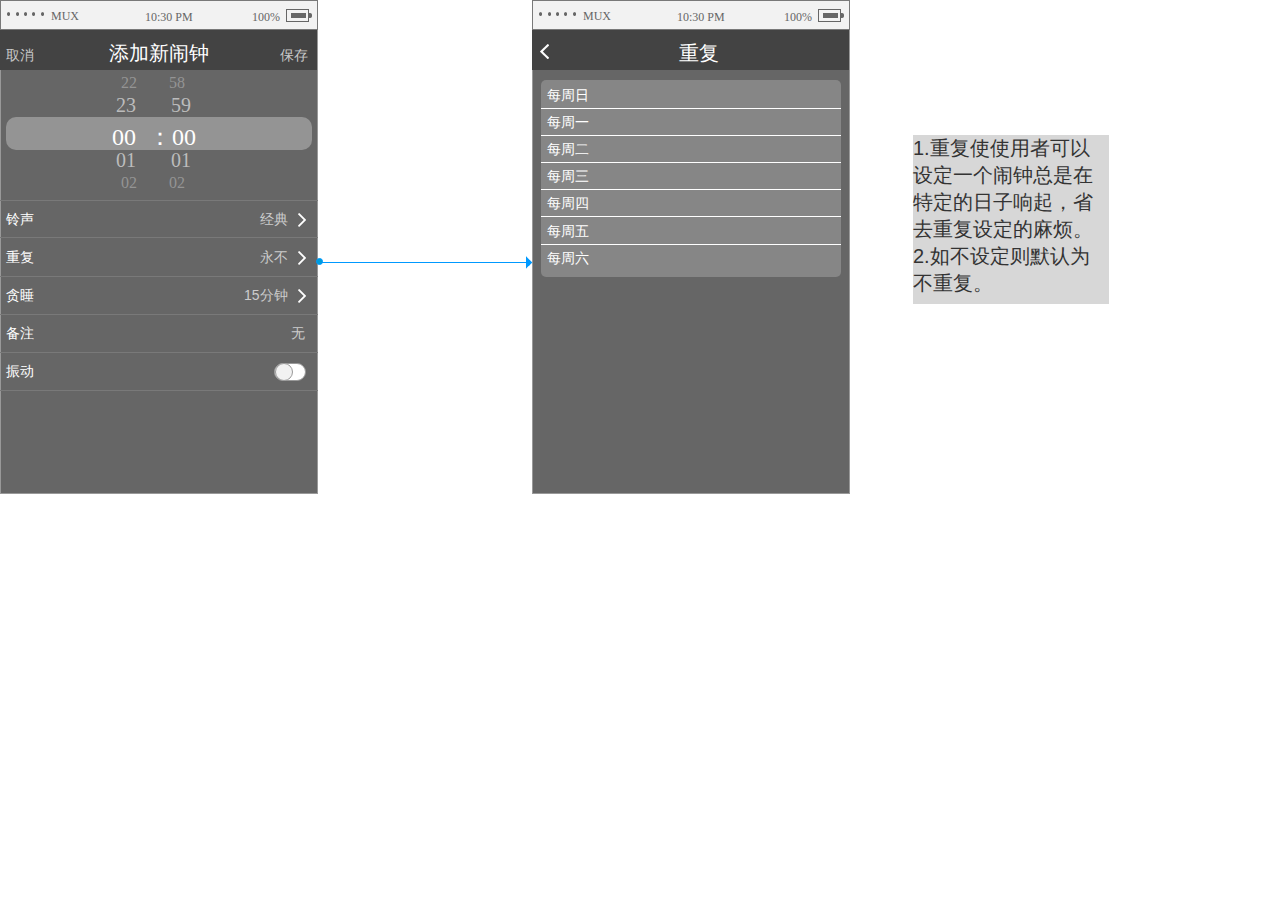
<file: 重复.html>
﻿<!DOCTYPE html>
<html>
  <head>
    <title>重复</title>
    <meta http-equiv="X-UA-Compatible" content="IE=edge"/>
    <meta http-equiv="content-type" content="text/html; charset=utf-8"/>
    <meta name="apple-mobile-web-app-capable" content="yes"/>
    <link href="resources/css/jquery-ui-themes.css" type="text/css" rel="stylesheet"/>
    <link href="resources/css/axure_rp_page.css" type="text/css" rel="stylesheet"/>
    <link href="data/styles.css" type="text/css" rel="stylesheet"/>
    <link href="files/重复/styles.css" type="text/css" rel="stylesheet"/>
    <script src="resources/scripts/jquery-1.7.1.min.js"></script>
    <script src="resources/scripts/jquery-ui-1.8.10.custom.min.js"></script>
    <script src="resources/scripts/prototypePre.js"></script>
    <script src="data/document.js"></script>
    <script src="resources/scripts/prototypePost.js"></script>
    <script src="files/重复/data.js"></script>
    <script type="text/javascript">
      $axure.utils.getTransparentGifPath = function() { return 'resources/images/transparent.gif'; };
      $axure.utils.getOtherPath = function() { return 'resources/Other.html'; };
      $axure.utils.getReloadPath = function() { return 'resources/reload.html'; };
    </script>
  </head>
  <body>
    <div id="base" class="">

      <!-- Unnamed (组合) -->
      <div id="u530" class="ax_default" data-left="0" data-top="0" data-width="320" data-height="494">

        <!-- Unnamed (组合) -->
        <div id="u531" class="ax_default" data-left="0" data-top="0" data-width="318" data-height="494">

          <!-- Rectangle (矩形) -->
          <div id="u532" class="ax_default _形状" data-label="Rectangle">
            <div id="u532_div" class=""></div>
          </div>

          <!-- Unnamed (矩形) -->
          <div id="u533" class="ax_default box_2">
            <div id="u533_div" class=""></div>
          </div>
        </div>

        <!-- Unnamed (组合) -->
        <div id="u534" class="ax_default" data-left="0" data-top="0" data-width="318" data-height="30">

          <!-- Unnamed (矩形) -->
          <div id="u535" class="ax_default _形状">
            <div id="u535_div" class=""></div>
          </div>

          <!-- Unnamed (组合) -->
          <div id="u536" class="ax_default" data-left="6" data-top="11" data-width="39" data-height="6">

            <!-- Unnamed (矩形) -->
            <div id="u537" class="ax_default _形状">
              <img id="u537_img" class="img " src="images/闹钟页面/u16.png"/>
            </div>

            <!-- Unnamed (矩形) -->
            <div id="u538" class="ax_default _形状">
              <img id="u538_img" class="img " src="images/闹钟页面/u16.png"/>
            </div>

            <!-- Unnamed (矩形) -->
            <div id="u539" class="ax_default _形状">
              <img id="u539_img" class="img " src="images/闹钟页面/u16.png"/>
            </div>

            <!-- Unnamed (矩形) -->
            <div id="u540" class="ax_default _形状">
              <img id="u540_img" class="img " src="images/闹钟页面/u16.png"/>
            </div>

            <!-- Unnamed (矩形) -->
            <div id="u541" class="ax_default _形状">
              <img id="u541_img" class="img " src="images/闹钟页面/u16.png"/>
            </div>
          </div>

          <!-- Unnamed (组合) -->
          <div id="u542" class="ax_default" data-left="286" data-top="9" data-width="26" data-height="13">

            <!-- Unnamed (矩形) -->
            <div id="u543" class="ax_default _形状">
              <div id="u543_div" class=""></div>
            </div>

            <!-- Unnamed (矩形) -->
            <div id="u544" class="ax_default _形状">
              <div id="u544_div" class=""></div>
            </div>

            <!-- Unnamed (矩形) -->
            <div id="u545" class="ax_default _形状">
              <div id="u545_div" class=""></div>
            </div>
          </div>
        </div>

        <!-- Header 2 (矩形) -->
        <div id="u546" class="ax_default _文本段落" data-label="Header 2">
          <div id="u546_div" class=""></div>
          <div id="u546_text" class="text ">
            <p><span>MUX</span></p>
          </div>
        </div>

        <!-- Header 2 (矩形) -->
        <div id="u547" class="ax_default _文本段落" data-label="Header 2">
          <div id="u547_div" class=""></div>
          <div id="u547_text" class="text ">
            <p><span>10:30 PM</span></p>
          </div>
        </div>

        <!-- Header 2 (矩形) -->
        <div id="u548" class="ax_default _文本段落" data-label="Header 2">
          <div id="u548_div" class=""></div>
          <div id="u548_text" class="text ">
            <p><span>100%</span></p>
          </div>
        </div>
      </div>

      <!-- Unnamed (矩形) -->
      <div id="u549" class="ax_default label">
        <div id="u549_div" class=""></div>
        <div id="u549_text" class="text ">
          <p><span>添加新闹钟</span></p>
        </div>
      </div>

      <!-- Unnamed (矩形) -->
      <div id="u550" class="ax_default label">
        <div id="u550_div" class=""></div>
        <div id="u550_text" class="text ">
          <p><span>取消</span></p>
        </div>
      </div>

      <!-- Unnamed (矩形) -->
      <div id="u551" class="ax_default label">
        <div id="u551_div" class=""></div>
        <div id="u551_text" class="text ">
          <p><span>保存</span></p>
        </div>
      </div>

      <!-- Unnamed (矩形) -->
      <div id="u552" class="ax_default box_3">
        <div id="u552_div" class=""></div>
      </div>

      <!-- Unnamed (矩形) -->
      <div id="u553" class="ax_default label">
        <div id="u553_div" class=""></div>
        <div id="u553_text" class="text ">
          <p style="font-size:20px;"><span style="font-size:24px;">00&nbsp; ：00</span><span> </span></p>
        </div>
      </div>

      <!-- Unnamed (矩形) -->
      <div id="u554" class="ax_default label">
        <div id="u554_div" class=""></div>
        <div id="u554_text" class="text ">
          <p><span>23&nbsp; &nbsp; &nbsp;&nbsp; 59</span></p>
        </div>
      </div>

      <!-- Unnamed (矩形) -->
      <div id="u555" class="ax_default label">
        <div id="u555_div" class=""></div>
        <div id="u555_text" class="text ">
          <p><span>22&nbsp; &nbsp; &nbsp; &nbsp; 58</span></p>
        </div>
      </div>

      <!-- Unnamed (矩形) -->
      <div id="u556" class="ax_default label">
        <div id="u556_div" class=""></div>
        <div id="u556_text" class="text ">
          <p><span>01&nbsp; &nbsp; &nbsp;&nbsp; 01</span></p>
        </div>
      </div>

      <!-- Unnamed (矩形) -->
      <div id="u557" class="ax_default label">
        <div id="u557_div" class=""></div>
        <div id="u557_text" class="text ">
          <p><span>02&nbsp; &nbsp; &nbsp; &nbsp; 02</span></p>
        </div>
      </div>

      <!-- Unnamed (水平线) -->
      <div id="u558" class="ax_default line">
        <img id="u558_img" class="img " src="images/添加闹钟/u155.png"/>
      </div>

      <!-- Unnamed (矩形) -->
      <div id="u559" class="ax_default label">
        <div id="u559_div" class=""></div>
        <div id="u559_text" class="text ">
          <p><span>铃声</span></p>
        </div>
      </div>

      <!-- Unnamed (形状) -->
      <div id="u560" class="ax_default icon">
        <img id="u560_img" class="img " src="images/添加闹钟/u157.png"/>
      </div>

      <!-- Unnamed (矩形) -->
      <div id="u561" class="ax_default label">
        <div id="u561_div" class=""></div>
        <div id="u561_text" class="text ">
          <p><span>经典</span></p>
        </div>
      </div>

      <!-- Unnamed (组合) -->
      <div id="u562" class="ax_default" data-left="0" data-top="276" data-width="318" data-height="39">

        <!-- Unnamed (水平线) -->
        <div id="u563" class="ax_default line">
          <img id="u563_img" class="img " src="images/添加闹钟/u155.png"/>
        </div>

        <!-- Unnamed (水平线) -->
        <div id="u564" class="ax_default line">
          <img id="u564_img" class="img " src="images/添加闹钟/u155.png"/>
        </div>
      </div>

      <!-- Unnamed (矩形) -->
      <div id="u565" class="ax_default label">
        <div id="u565_div" class=""></div>
        <div id="u565_text" class="text ">
          <p><span>重复</span></p>
        </div>
      </div>

      <!-- Unnamed (矩形) -->
      <div id="u566" class="ax_default label">
        <div id="u566_div" class=""></div>
        <div id="u566_text" class="text ">
          <p><span>贪睡</span></p>
        </div>
      </div>

      <!-- Unnamed (组合) -->
      <div id="u567" class="ax_default" data-left="0" data-top="314" data-width="318" data-height="39">

        <!-- Unnamed (水平线) -->
        <div id="u568" class="ax_default line">
          <img id="u568_img" class="img " src="images/添加闹钟/u155.png"/>
        </div>

        <!-- Unnamed (水平线) -->
        <div id="u569" class="ax_default line">
          <img id="u569_img" class="img " src="images/添加闹钟/u155.png"/>
        </div>
      </div>

      <!-- Unnamed (矩形) -->
      <div id="u570" class="ax_default label">
        <div id="u570_div" class=""></div>
        <div id="u570_text" class="text ">
          <p><span>备注</span></p>
        </div>
      </div>

      <!-- Unnamed (矩形) -->
      <div id="u571" class="ax_default label">
        <div id="u571_div" class=""></div>
        <div id="u571_text" class="text ">
          <p><span>永不</span></p>
        </div>
      </div>

      <!-- Unnamed (形状) -->
      <div id="u572" class="ax_default icon">
        <img id="u572_img" class="img " src="images/添加闹钟/u157.png"/>
      </div>

      <!-- Unnamed (矩形) -->
      <div id="u573" class="ax_default label">
        <div id="u573_div" class=""></div>
        <div id="u573_text" class="text ">
          <p><span>15分钟</span></p>
        </div>
      </div>

      <!-- Unnamed (形状) -->
      <div id="u574" class="ax_default icon">
        <img id="u574_img" class="img " src="images/添加闹钟/u157.png"/>
      </div>

      <!-- Unnamed (矩形) -->
      <div id="u575" class="ax_default label">
        <div id="u575_div" class=""></div>
        <div id="u575_text" class="text ">
          <p><span>无</span></p>
        </div>
      </div>

      <!-- Unnamed (组合) -->
      <div id="u576" class="ax_default" data-left="0" data-top="352" data-width="318" data-height="39">

        <!-- Unnamed (水平线) -->
        <div id="u577" class="ax_default line">
          <img id="u577_img" class="img " src="images/添加闹钟/u155.png"/>
        </div>

        <!-- Unnamed (水平线) -->
        <div id="u578" class="ax_default line">
          <img id="u578_img" class="img " src="images/添加闹钟/u155.png"/>
        </div>
      </div>

      <!-- Unnamed (矩形) -->
      <div id="u579" class="ax_default label">
        <div id="u579_div" class=""></div>
        <div id="u579_text" class="text ">
          <p><span>振动</span></p>
        </div>
      </div>

      <!-- Unnamed (组合) -->
      <div id="u580" class="ax_default" data-left="274" data-top="363" data-width="32" data-height="18">

        <!-- Unnamed (矩形) -->
        <div id="u581" class="ax_default _形状">
          <div id="u581_div" class=""></div>
        </div>

        <!-- Unnamed (矩形) -->
        <div id="u582" class="ax_default _形状">
          <div id="u582_div" class=""></div>
        </div>
      </div>

      <!-- Unnamed (水平线) -->
      <div id="u583" class="ax_default line">
        <img id="u583_img" class="img " src="images/添加闹钟/u155.png"/>
      </div>

      <!-- Unnamed (组合) -->
      <div id="u584" class="ax_default" data-left="316" data-top="258" data-width="216" data-height="7">

        <!-- Unnamed (水平线) -->
        <div id="u585" class="compound ax_default _水平线" WidgetHeight="1" WidgetWidth="212" CompoundMode="true">
          <img id="u585_img" class="singleImg img " src="images/重复/u585.png"/>
          <div id="u585p000" class="ax_vector_shape" WidgetTopLeftX="-0.490740740740741" WidgetTopLeftY="-0.166666666666667" WidgetTopRightX="0.490740740740741" WidgetTopRightY="-0.166666666666667" WidgetBottomLeftX="-0.490740740740741" WidgetBottomLeftY="0" WidgetBottomRightX="0.490740740740741" WidgetBottomRightY="0">
            <img id="u585p000_img" class="img " src="images/重复/u585p000.png"/>
          </div>
          <div id="u585p001" class="ax_vector_shape" WidgetTopLeftX="0" WidgetTopLeftY="-0.5" WidgetTopRightX="53" WidgetTopRightY="-0.5" WidgetBottomLeftX="0" WidgetBottomLeftY="0" WidgetBottomRightX="53" WidgetBottomRightY="0">
            <img id="u585p001_img" class="img " src="images/贪睡/u527p001.png"/>
          </div>
          <div id="u585p002" class="ax_vector_shape" WidgetTopLeftX="10.4" WidgetTopLeftY="0" WidgetTopRightX="-0.2" WidgetTopRightY="0" WidgetBottomLeftX="10.4" WidgetBottomLeftY="-0.05" WidgetBottomRightX="-0.2" WidgetBottomRightY="-0.05">
            <img id="u585p002_img" class="img " src="images/重复/u585p002.png"/>
          </div>
        </div>

        <!-- Unnamed (矩形) -->
        <div id="u586" class="ax_default _形状">
          <div id="u586_div" class=""></div>
        </div>
      </div>

      <!-- Unnamed (组合) -->
      <div id="u587" class="ax_default" data-left="532" data-top="0" data-width="320" data-height="494">

        <!-- Unnamed (组合) -->
        <div id="u588" class="ax_default" data-left="532" data-top="0" data-width="318" data-height="494">

          <!-- Rectangle (矩形) -->
          <div id="u589" class="ax_default _形状" data-label="Rectangle">
            <div id="u589_div" class=""></div>
          </div>

          <!-- Unnamed (矩形) -->
          <div id="u590" class="ax_default box_2">
            <div id="u590_div" class=""></div>
          </div>
        </div>

        <!-- Unnamed (组合) -->
        <div id="u591" class="ax_default" data-left="532" data-top="0" data-width="318" data-height="30">

          <!-- Unnamed (矩形) -->
          <div id="u592" class="ax_default _形状">
            <div id="u592_div" class=""></div>
          </div>

          <!-- Unnamed (组合) -->
          <div id="u593" class="ax_default" data-left="538" data-top="11" data-width="39" data-height="6">

            <!-- Unnamed (矩形) -->
            <div id="u594" class="ax_default _形状">
              <img id="u594_img" class="img " src="images/闹钟页面/u16.png"/>
            </div>

            <!-- Unnamed (矩形) -->
            <div id="u595" class="ax_default _形状">
              <img id="u595_img" class="img " src="images/闹钟页面/u16.png"/>
            </div>

            <!-- Unnamed (矩形) -->
            <div id="u596" class="ax_default _形状">
              <img id="u596_img" class="img " src="images/闹钟页面/u16.png"/>
            </div>

            <!-- Unnamed (矩形) -->
            <div id="u597" class="ax_default _形状">
              <img id="u597_img" class="img " src="images/闹钟页面/u16.png"/>
            </div>

            <!-- Unnamed (矩形) -->
            <div id="u598" class="ax_default _形状">
              <img id="u598_img" class="img " src="images/闹钟页面/u16.png"/>
            </div>
          </div>

          <!-- Unnamed (组合) -->
          <div id="u599" class="ax_default" data-left="818" data-top="9" data-width="26" data-height="13">

            <!-- Unnamed (矩形) -->
            <div id="u600" class="ax_default _形状">
              <div id="u600_div" class=""></div>
            </div>

            <!-- Unnamed (矩形) -->
            <div id="u601" class="ax_default _形状">
              <div id="u601_div" class=""></div>
            </div>

            <!-- Unnamed (矩形) -->
            <div id="u602" class="ax_default _形状">
              <div id="u602_div" class=""></div>
            </div>
          </div>
        </div>

        <!-- Header 2 (矩形) -->
        <div id="u603" class="ax_default _文本段落" data-label="Header 2">
          <div id="u603_div" class=""></div>
          <div id="u603_text" class="text ">
            <p><span>MUX</span></p>
          </div>
        </div>

        <!-- Header 2 (矩形) -->
        <div id="u604" class="ax_default _文本段落" data-label="Header 2">
          <div id="u604_div" class=""></div>
          <div id="u604_text" class="text ">
            <p><span>10:30 PM</span></p>
          </div>
        </div>

        <!-- Header 2 (矩形) -->
        <div id="u605" class="ax_default _文本段落" data-label="Header 2">
          <div id="u605_div" class=""></div>
          <div id="u605_text" class="text ">
            <p><span>100%</span></p>
          </div>
        </div>
      </div>

      <!-- Unnamed (矩形) -->
      <div id="u606" class="ax_default label">
        <div id="u606_div" class=""></div>
        <div id="u606_text" class="text ">
          <p><span>重复</span></p>
        </div>
      </div>

      <!-- Unnamed (形状) -->
      <div id="u607" class="ax_default icon">
        <img id="u607_img" class="img " src="images/定位/u233.png"/>
      </div>

      <!-- Unnamed (矩形) -->
      <div id="u608" class="ax_default box_3">
        <div id="u608_div" class=""></div>
      </div>

      <!-- Unnamed (矩形) -->
      <div id="u609" class="ax_default label">
        <div id="u609_div" class=""></div>
        <div id="u609_text" class="text ">
          <p><span>每周日</span></p>
        </div>
      </div>

      <!-- Unnamed (水平线) -->
      <div id="u610" class="ax_default line">
        <img id="u610_img" class="img " src="images/闹钟设置/u333.png"/>
      </div>

      <!-- Unnamed (矩形) -->
      <div id="u611" class="ax_default label">
        <div id="u611_div" class=""></div>
        <div id="u611_text" class="text ">
          <p><span>每周一</span></p>
        </div>
      </div>

      <!-- Unnamed (水平线) -->
      <div id="u612" class="ax_default line">
        <img id="u612_img" class="img " src="images/闹钟设置/u333.png"/>
      </div>

      <!-- Unnamed (矩形) -->
      <div id="u613" class="ax_default label">
        <div id="u613_div" class=""></div>
        <div id="u613_text" class="text ">
          <p><span>每周二</span></p>
        </div>
      </div>

      <!-- Unnamed (水平线) -->
      <div id="u614" class="ax_default line">
        <img id="u614_img" class="img " src="images/闹钟设置/u333.png"/>
      </div>

      <!-- Unnamed (矩形) -->
      <div id="u615" class="ax_default label">
        <div id="u615_div" class=""></div>
        <div id="u615_text" class="text ">
          <p><span>每周三</span></p>
        </div>
      </div>

      <!-- Unnamed (水平线) -->
      <div id="u616" class="ax_default line">
        <img id="u616_img" class="img " src="images/闹钟设置/u333.png"/>
      </div>

      <!-- Unnamed (矩形) -->
      <div id="u617" class="ax_default label">
        <div id="u617_div" class=""></div>
        <div id="u617_text" class="text ">
          <p><span>每周四</span></p>
        </div>
      </div>

      <!-- Unnamed (水平线) -->
      <div id="u618" class="ax_default line">
        <img id="u618_img" class="img " src="images/闹钟设置/u333.png"/>
      </div>

      <!-- Unnamed (矩形) -->
      <div id="u619" class="ax_default label">
        <div id="u619_div" class=""></div>
        <div id="u619_text" class="text ">
          <p><span>每周五</span></p>
        </div>
      </div>

      <!-- Unnamed (水平线) -->
      <div id="u620" class="ax_default line">
        <img id="u620_img" class="img " src="images/闹钟设置/u333.png"/>
      </div>

      <!-- Unnamed (矩形) -->
      <div id="u621" class="ax_default label">
        <div id="u621_div" class=""></div>
        <div id="u621_text" class="text ">
          <p><span>每周六</span></p>
        </div>
      </div>

      <!-- Unnamed (矩形) -->
      <div id="u622" class="ax_default label">
        <div id="u622_div" class=""></div>
        <div id="u622_text" class="text ">
          <p><span>1.重复使使用者可以设定一个闹钟总是在特定的日子响起，省去重复设定的麻烦。</span></p><p><span>2.如不设定则默认为不重复。</span></p>
        </div>
      </div>
    </div>
  </body>
</html>
</file>
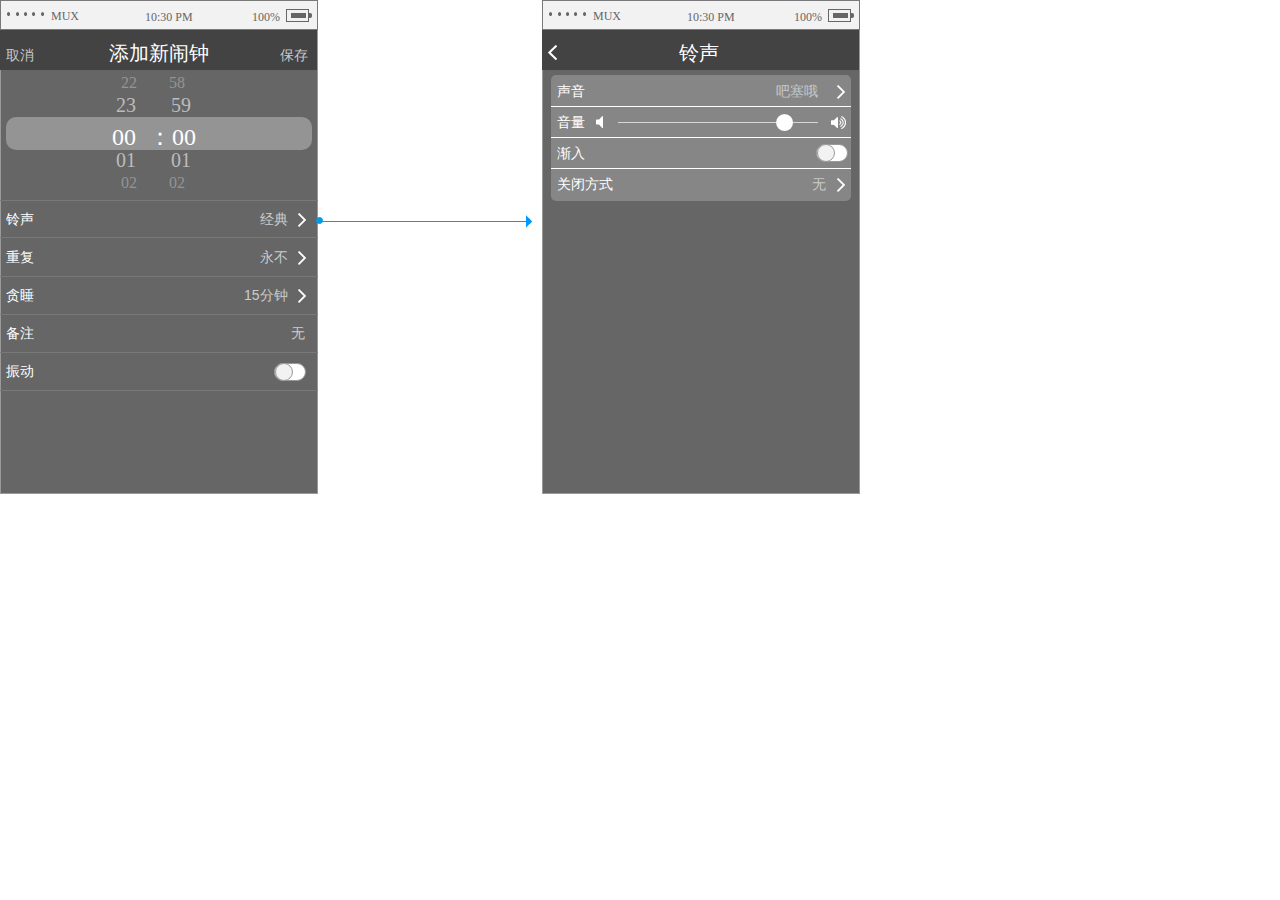
<file: 铃声.html>
﻿<!DOCTYPE html>
<html>
  <head>
    <title>铃声</title>
    <meta http-equiv="X-UA-Compatible" content="IE=edge"/>
    <meta http-equiv="content-type" content="text/html; charset=utf-8"/>
    <meta name="apple-mobile-web-app-capable" content="yes"/>
    <link href="resources/css/jquery-ui-themes.css" type="text/css" rel="stylesheet"/>
    <link href="resources/css/axure_rp_page.css" type="text/css" rel="stylesheet"/>
    <link href="data/styles.css" type="text/css" rel="stylesheet"/>
    <link href="files/铃声/styles.css" type="text/css" rel="stylesheet"/>
    <script src="resources/scripts/jquery-1.7.1.min.js"></script>
    <script src="resources/scripts/jquery-ui-1.8.10.custom.min.js"></script>
    <script src="resources/scripts/prototypePre.js"></script>
    <script src="data/document.js"></script>
    <script src="resources/scripts/prototypePost.js"></script>
    <script src="files/铃声/data.js"></script>
    <script type="text/javascript">
      $axure.utils.getTransparentGifPath = function() { return 'resources/images/transparent.gif'; };
      $axure.utils.getOtherPath = function() { return 'resources/Other.html'; };
      $axure.utils.getReloadPath = function() { return 'resources/reload.html'; };
    </script>
  </head>
  <body>
    <div id="base" class="">

      <!-- Unnamed (组合) -->
      <div id="u623" class="ax_default" data-left="0" data-top="0" data-width="320" data-height="494">

        <!-- Unnamed (组合) -->
        <div id="u624" class="ax_default" data-left="0" data-top="0" data-width="318" data-height="494">

          <!-- Rectangle (矩形) -->
          <div id="u625" class="ax_default _形状" data-label="Rectangle">
            <div id="u625_div" class=""></div>
          </div>

          <!-- Unnamed (矩形) -->
          <div id="u626" class="ax_default box_2">
            <div id="u626_div" class=""></div>
          </div>
        </div>

        <!-- Unnamed (组合) -->
        <div id="u627" class="ax_default" data-left="0" data-top="0" data-width="318" data-height="30">

          <!-- Unnamed (矩形) -->
          <div id="u628" class="ax_default _形状">
            <div id="u628_div" class=""></div>
          </div>

          <!-- Unnamed (组合) -->
          <div id="u629" class="ax_default" data-left="6" data-top="11" data-width="39" data-height="6">

            <!-- Unnamed (矩形) -->
            <div id="u630" class="ax_default _形状">
              <img id="u630_img" class="img " src="images/闹钟页面/u16.png"/>
            </div>

            <!-- Unnamed (矩形) -->
            <div id="u631" class="ax_default _形状">
              <img id="u631_img" class="img " src="images/闹钟页面/u16.png"/>
            </div>

            <!-- Unnamed (矩形) -->
            <div id="u632" class="ax_default _形状">
              <img id="u632_img" class="img " src="images/闹钟页面/u16.png"/>
            </div>

            <!-- Unnamed (矩形) -->
            <div id="u633" class="ax_default _形状">
              <img id="u633_img" class="img " src="images/闹钟页面/u16.png"/>
            </div>

            <!-- Unnamed (矩形) -->
            <div id="u634" class="ax_default _形状">
              <img id="u634_img" class="img " src="images/闹钟页面/u16.png"/>
            </div>
          </div>

          <!-- Unnamed (组合) -->
          <div id="u635" class="ax_default" data-left="286" data-top="9" data-width="26" data-height="13">

            <!-- Unnamed (矩形) -->
            <div id="u636" class="ax_default _形状">
              <div id="u636_div" class=""></div>
            </div>

            <!-- Unnamed (矩形) -->
            <div id="u637" class="ax_default _形状">
              <div id="u637_div" class=""></div>
            </div>

            <!-- Unnamed (矩形) -->
            <div id="u638" class="ax_default _形状">
              <div id="u638_div" class=""></div>
            </div>
          </div>
        </div>

        <!-- Header 2 (矩形) -->
        <div id="u639" class="ax_default _文本段落" data-label="Header 2">
          <div id="u639_div" class=""></div>
          <div id="u639_text" class="text ">
            <p><span>MUX</span></p>
          </div>
        </div>

        <!-- Header 2 (矩形) -->
        <div id="u640" class="ax_default _文本段落" data-label="Header 2">
          <div id="u640_div" class=""></div>
          <div id="u640_text" class="text ">
            <p><span>10:30 PM</span></p>
          </div>
        </div>

        <!-- Header 2 (矩形) -->
        <div id="u641" class="ax_default _文本段落" data-label="Header 2">
          <div id="u641_div" class=""></div>
          <div id="u641_text" class="text ">
            <p><span>100%</span></p>
          </div>
        </div>
      </div>

      <!-- Unnamed (矩形) -->
      <div id="u642" class="ax_default label">
        <div id="u642_div" class=""></div>
        <div id="u642_text" class="text ">
          <p><span>添加新闹钟</span></p>
        </div>
      </div>

      <!-- Unnamed (矩形) -->
      <div id="u643" class="ax_default label">
        <div id="u643_div" class=""></div>
        <div id="u643_text" class="text ">
          <p><span>取消</span></p>
        </div>
      </div>

      <!-- Unnamed (矩形) -->
      <div id="u644" class="ax_default label">
        <div id="u644_div" class=""></div>
        <div id="u644_text" class="text ">
          <p><span>保存</span></p>
        </div>
      </div>

      <!-- Unnamed (矩形) -->
      <div id="u645" class="ax_default box_3">
        <div id="u645_div" class=""></div>
      </div>

      <!-- Unnamed (矩形) -->
      <div id="u646" class="ax_default label">
        <div id="u646_div" class=""></div>
        <div id="u646_text" class="text ">
          <p style="font-size:20px;"><span style="font-size:24px;">00&nbsp; ：00</span><span> </span></p>
        </div>
      </div>

      <!-- Unnamed (矩形) -->
      <div id="u647" class="ax_default label">
        <div id="u647_div" class=""></div>
        <div id="u647_text" class="text ">
          <p><span>23&nbsp; &nbsp; &nbsp;&nbsp; 59</span></p>
        </div>
      </div>

      <!-- Unnamed (矩形) -->
      <div id="u648" class="ax_default label">
        <div id="u648_div" class=""></div>
        <div id="u648_text" class="text ">
          <p><span>22&nbsp; &nbsp; &nbsp; &nbsp; 58</span></p>
        </div>
      </div>

      <!-- Unnamed (矩形) -->
      <div id="u649" class="ax_default label">
        <div id="u649_div" class=""></div>
        <div id="u649_text" class="text ">
          <p><span>01&nbsp; &nbsp; &nbsp;&nbsp; 01</span></p>
        </div>
      </div>

      <!-- Unnamed (矩形) -->
      <div id="u650" class="ax_default label">
        <div id="u650_div" class=""></div>
        <div id="u650_text" class="text ">
          <p><span>02&nbsp; &nbsp; &nbsp; &nbsp; 02</span></p>
        </div>
      </div>

      <!-- Unnamed (水平线) -->
      <div id="u651" class="ax_default line">
        <img id="u651_img" class="img " src="images/添加闹钟/u155.png"/>
      </div>

      <!-- Unnamed (矩形) -->
      <div id="u652" class="ax_default label">
        <div id="u652_div" class=""></div>
        <div id="u652_text" class="text ">
          <p><span>铃声</span></p>
        </div>
      </div>

      <!-- Unnamed (形状) -->
      <div id="u653" class="ax_default icon">
        <img id="u653_img" class="img " src="images/添加闹钟/u157.png"/>
      </div>

      <!-- Unnamed (矩形) -->
      <div id="u654" class="ax_default label">
        <div id="u654_div" class=""></div>
        <div id="u654_text" class="text ">
          <p><span>经典</span></p>
        </div>
      </div>

      <!-- Unnamed (组合) -->
      <div id="u655" class="ax_default" data-left="0" data-top="276" data-width="318" data-height="39">

        <!-- Unnamed (水平线) -->
        <div id="u656" class="ax_default line">
          <img id="u656_img" class="img " src="images/添加闹钟/u155.png"/>
        </div>

        <!-- Unnamed (水平线) -->
        <div id="u657" class="ax_default line">
          <img id="u657_img" class="img " src="images/添加闹钟/u155.png"/>
        </div>
      </div>

      <!-- Unnamed (矩形) -->
      <div id="u658" class="ax_default label">
        <div id="u658_div" class=""></div>
        <div id="u658_text" class="text ">
          <p><span>重复</span></p>
        </div>
      </div>

      <!-- Unnamed (矩形) -->
      <div id="u659" class="ax_default label">
        <div id="u659_div" class=""></div>
        <div id="u659_text" class="text ">
          <p><span>贪睡</span></p>
        </div>
      </div>

      <!-- Unnamed (组合) -->
      <div id="u660" class="ax_default" data-left="0" data-top="314" data-width="318" data-height="39">

        <!-- Unnamed (水平线) -->
        <div id="u661" class="ax_default line">
          <img id="u661_img" class="img " src="images/添加闹钟/u155.png"/>
        </div>

        <!-- Unnamed (水平线) -->
        <div id="u662" class="ax_default line">
          <img id="u662_img" class="img " src="images/添加闹钟/u155.png"/>
        </div>
      </div>

      <!-- Unnamed (矩形) -->
      <div id="u663" class="ax_default label">
        <div id="u663_div" class=""></div>
        <div id="u663_text" class="text ">
          <p><span>备注</span></p>
        </div>
      </div>

      <!-- Unnamed (矩形) -->
      <div id="u664" class="ax_default label">
        <div id="u664_div" class=""></div>
        <div id="u664_text" class="text ">
          <p><span>永不</span></p>
        </div>
      </div>

      <!-- Unnamed (形状) -->
      <div id="u665" class="ax_default icon">
        <img id="u665_img" class="img " src="images/添加闹钟/u157.png"/>
      </div>

      <!-- Unnamed (矩形) -->
      <div id="u666" class="ax_default label">
        <div id="u666_div" class=""></div>
        <div id="u666_text" class="text ">
          <p><span>15分钟</span></p>
        </div>
      </div>

      <!-- Unnamed (形状) -->
      <div id="u667" class="ax_default icon">
        <img id="u667_img" class="img " src="images/添加闹钟/u157.png"/>
      </div>

      <!-- Unnamed (矩形) -->
      <div id="u668" class="ax_default label">
        <div id="u668_div" class=""></div>
        <div id="u668_text" class="text ">
          <p><span>无</span></p>
        </div>
      </div>

      <!-- Unnamed (组合) -->
      <div id="u669" class="ax_default" data-left="0" data-top="352" data-width="318" data-height="39">

        <!-- Unnamed (水平线) -->
        <div id="u670" class="ax_default line">
          <img id="u670_img" class="img " src="images/添加闹钟/u155.png"/>
        </div>

        <!-- Unnamed (水平线) -->
        <div id="u671" class="ax_default line">
          <img id="u671_img" class="img " src="images/添加闹钟/u155.png"/>
        </div>
      </div>

      <!-- Unnamed (矩形) -->
      <div id="u672" class="ax_default label">
        <div id="u672_div" class=""></div>
        <div id="u672_text" class="text ">
          <p><span>振动</span></p>
        </div>
      </div>

      <!-- Unnamed (组合) -->
      <div id="u673" class="ax_default" data-left="274" data-top="363" data-width="32" data-height="18">

        <!-- Unnamed (矩形) -->
        <div id="u674" class="ax_default _形状">
          <div id="u674_div" class=""></div>
        </div>

        <!-- Unnamed (矩形) -->
        <div id="u675" class="ax_default _形状">
          <div id="u675_div" class=""></div>
        </div>
      </div>

      <!-- Unnamed (组合) -->
      <div id="u676" class="ax_default" data-left="542" data-top="0" data-width="320" data-height="494">

        <!-- Unnamed (组合) -->
        <div id="u677" class="ax_default" data-left="542" data-top="0" data-width="318" data-height="494">

          <!-- Rectangle (矩形) -->
          <div id="u678" class="ax_default _形状" data-label="Rectangle">
            <div id="u678_div" class=""></div>
          </div>

          <!-- Unnamed (矩形) -->
          <div id="u679" class="ax_default box_2">
            <div id="u679_div" class=""></div>
          </div>
        </div>

        <!-- Unnamed (组合) -->
        <div id="u680" class="ax_default" data-left="542" data-top="0" data-width="318" data-height="30">

          <!-- Unnamed (矩形) -->
          <div id="u681" class="ax_default _形状">
            <div id="u681_div" class=""></div>
          </div>

          <!-- Unnamed (组合) -->
          <div id="u682" class="ax_default" data-left="548" data-top="11" data-width="39" data-height="6">

            <!-- Unnamed (矩形) -->
            <div id="u683" class="ax_default _形状">
              <img id="u683_img" class="img " src="images/闹钟页面/u16.png"/>
            </div>

            <!-- Unnamed (矩形) -->
            <div id="u684" class="ax_default _形状">
              <img id="u684_img" class="img " src="images/闹钟页面/u16.png"/>
            </div>

            <!-- Unnamed (矩形) -->
            <div id="u685" class="ax_default _形状">
              <img id="u685_img" class="img " src="images/闹钟页面/u16.png"/>
            </div>

            <!-- Unnamed (矩形) -->
            <div id="u686" class="ax_default _形状">
              <img id="u686_img" class="img " src="images/闹钟页面/u16.png"/>
            </div>

            <!-- Unnamed (矩形) -->
            <div id="u687" class="ax_default _形状">
              <img id="u687_img" class="img " src="images/闹钟页面/u16.png"/>
            </div>
          </div>

          <!-- Unnamed (组合) -->
          <div id="u688" class="ax_default" data-left="828" data-top="9" data-width="26" data-height="13">

            <!-- Unnamed (矩形) -->
            <div id="u689" class="ax_default _形状">
              <div id="u689_div" class=""></div>
            </div>

            <!-- Unnamed (矩形) -->
            <div id="u690" class="ax_default _形状">
              <div id="u690_div" class=""></div>
            </div>

            <!-- Unnamed (矩形) -->
            <div id="u691" class="ax_default _形状">
              <div id="u691_div" class=""></div>
            </div>
          </div>
        </div>

        <!-- Header 2 (矩形) -->
        <div id="u692" class="ax_default _文本段落" data-label="Header 2">
          <div id="u692_div" class=""></div>
          <div id="u692_text" class="text ">
            <p><span>MUX</span></p>
          </div>
        </div>

        <!-- Header 2 (矩形) -->
        <div id="u693" class="ax_default _文本段落" data-label="Header 2">
          <div id="u693_div" class=""></div>
          <div id="u693_text" class="text ">
            <p><span>10:30 PM</span></p>
          </div>
        </div>

        <!-- Header 2 (矩形) -->
        <div id="u694" class="ax_default _文本段落" data-label="Header 2">
          <div id="u694_div" class=""></div>
          <div id="u694_text" class="text ">
            <p><span>100%</span></p>
          </div>
        </div>
      </div>

      <!-- Unnamed (矩形) -->
      <div id="u695" class="ax_default label">
        <div id="u695_div" class=""></div>
        <div id="u695_text" class="text ">
          <p><span>铃声</span></p>
        </div>
      </div>

      <!-- Unnamed (形状) -->
      <div id="u696" class="ax_default icon">
        <img id="u696_img" class="img " src="images/定位/u233.png"/>
      </div>

      <!-- Unnamed (矩形) -->
      <div id="u697" class="ax_default box_3">
        <div id="u697_div" class=""></div>
      </div>

      <!-- Unnamed (水平线) -->
      <div id="u698" class="ax_default line">
        <img id="u698_img" class="img " src="images/闹钟设置/u333.png"/>
      </div>

      <!-- Unnamed (矩形) -->
      <div id="u699" class="ax_default label">
        <div id="u699_div" class=""></div>
        <div id="u699_text" class="text ">
          <p><span>声音</span></p>
        </div>
      </div>

      <!-- Unnamed (矩形) -->
      <div id="u700" class="ax_default label">
        <div id="u700_div" class=""></div>
        <div id="u700_text" class="text ">
          <p><span>吧塞哦</span></p>
        </div>
      </div>

      <!-- Unnamed (形状) -->
      <div id="u701" class="ax_default icon">
        <img id="u701_img" class="img " src="images/添加闹钟/u157.png"/>
      </div>

      <!-- Unnamed (水平线) -->
      <div id="u702" class="ax_default line">
        <img id="u702_img" class="img " src="images/闹钟设置/u333.png"/>
      </div>

      <!-- Unnamed (矩形) -->
      <div id="u703" class="ax_default label">
        <div id="u703_div" class=""></div>
        <div id="u703_text" class="text ">
          <p><span>音量</span></p>
        </div>
      </div>

      <!-- Unnamed (水平线) -->
      <div id="u704" class="ax_default line">
        <img id="u704_img" class="img " src="images/闹钟设置/u339.png"/>
      </div>

      <!-- Unnamed (椭圆形) -->
      <div id="u705" class="ax_default ellipse">
        <img id="u705_img" class="img " src="images/闹钟设置/u340.png"/>
      </div>

      <!-- Unnamed (形状) -->
      <div id="u706" class="ax_default icon">
        <img id="u706_img" class="img " src="images/闹钟设置/u341.png"/>
      </div>

      <!-- Unnamed (形状) -->
      <div id="u707" class="ax_default icon">
        <img id="u707_img" class="img " src="images/闹钟设置/u342.png"/>
      </div>

      <!-- Unnamed (水平线) -->
      <div id="u708" class="ax_default line">
        <img id="u708_img" class="img " src="images/闹钟设置/u333.png"/>
      </div>

      <!-- Unnamed (矩形) -->
      <div id="u709" class="ax_default label">
        <div id="u709_div" class=""></div>
        <div id="u709_text" class="text ">
          <p><span>渐入</span></p>
        </div>
      </div>

      <!-- Unnamed (组合) -->
      <div id="u710" class="ax_default" data-left="816" data-top="144" data-width="32" data-height="18">

        <!-- Unnamed (矩形) -->
        <div id="u711" class="ax_default _形状">
          <div id="u711_div" class=""></div>
        </div>

        <!-- Unnamed (矩形) -->
        <div id="u712" class="ax_default _形状">
          <div id="u712_div" class=""></div>
        </div>
      </div>

      <!-- Unnamed (水平线) -->
      <div id="u713" class="ax_default line">
        <img id="u713_img" class="img " src="images/添加闹钟/u155.png"/>
      </div>

      <!-- Unnamed (矩形) -->
      <div id="u714" class="ax_default label">
        <div id="u714_div" class=""></div>
        <div id="u714_text" class="text ">
          <p><span>关闭方式</span></p>
        </div>
      </div>

      <!-- Unnamed (矩形) -->
      <div id="u715" class="ax_default label">
        <div id="u715_div" class=""></div>
        <div id="u715_text" class="text ">
          <p><span>无</span></p>
        </div>
      </div>

      <!-- Unnamed (形状) -->
      <div id="u716" class="ax_default icon">
        <img id="u716_img" class="img " src="images/添加闹钟/u157.png"/>
      </div>

      <!-- Unnamed (组合) -->
      <div id="u717" class="ax_default" data-left="316" data-top="217" data-width="216" data-height="7">

        <!-- Unnamed (水平线) -->
        <div id="u718" class="compound ax_default _水平线" WidgetHeight="1" WidgetWidth="212" CompoundMode="true">
          <img id="u718_img" class="singleImg img " src="images/重复/u585.png"/>
          <div id="u718p000" class="ax_vector_shape" WidgetTopLeftX="-0.490740740740741" WidgetTopLeftY="0" WidgetTopRightX="0.490740740740741" WidgetTopRightY="0" WidgetBottomLeftX="-0.490740740740741" WidgetBottomLeftY="0.166666666666667" WidgetBottomRightX="0.490740740740741" WidgetBottomRightY="0.166666666666667">
            <img id="u718p000_img" class="img " src="images/铃声/u718p000.png"/>
          </div>
          <div id="u718p001" class="ax_vector_shape" WidgetTopLeftX="0" WidgetTopLeftY="-0.25" WidgetTopRightX="53" WidgetTopRightY="-0.25" WidgetBottomLeftX="0" WidgetBottomLeftY="0" WidgetBottomRightX="53" WidgetBottomRightY="0">
            <img id="u718p001_img" class="img " src="images/铃声/u718p001.png"/>
          </div>
          <div id="u718p002" class="ax_vector_shape" WidgetTopLeftX="10.4" WidgetTopLeftY="0.05" WidgetTopRightX="-0.2" WidgetTopRightY="0.05" WidgetBottomLeftX="10.4" WidgetBottomLeftY="0" WidgetBottomRightX="-0.2" WidgetBottomRightY="0">
            <img id="u718p002_img" class="img " src="images/铃声/u718p002.png"/>
          </div>
        </div>

        <!-- Unnamed (矩形) -->
        <div id="u719" class="ax_default _形状">
          <div id="u719_div" class=""></div>
        </div>
      </div>
    </div>
  </body>
</html>
</file>
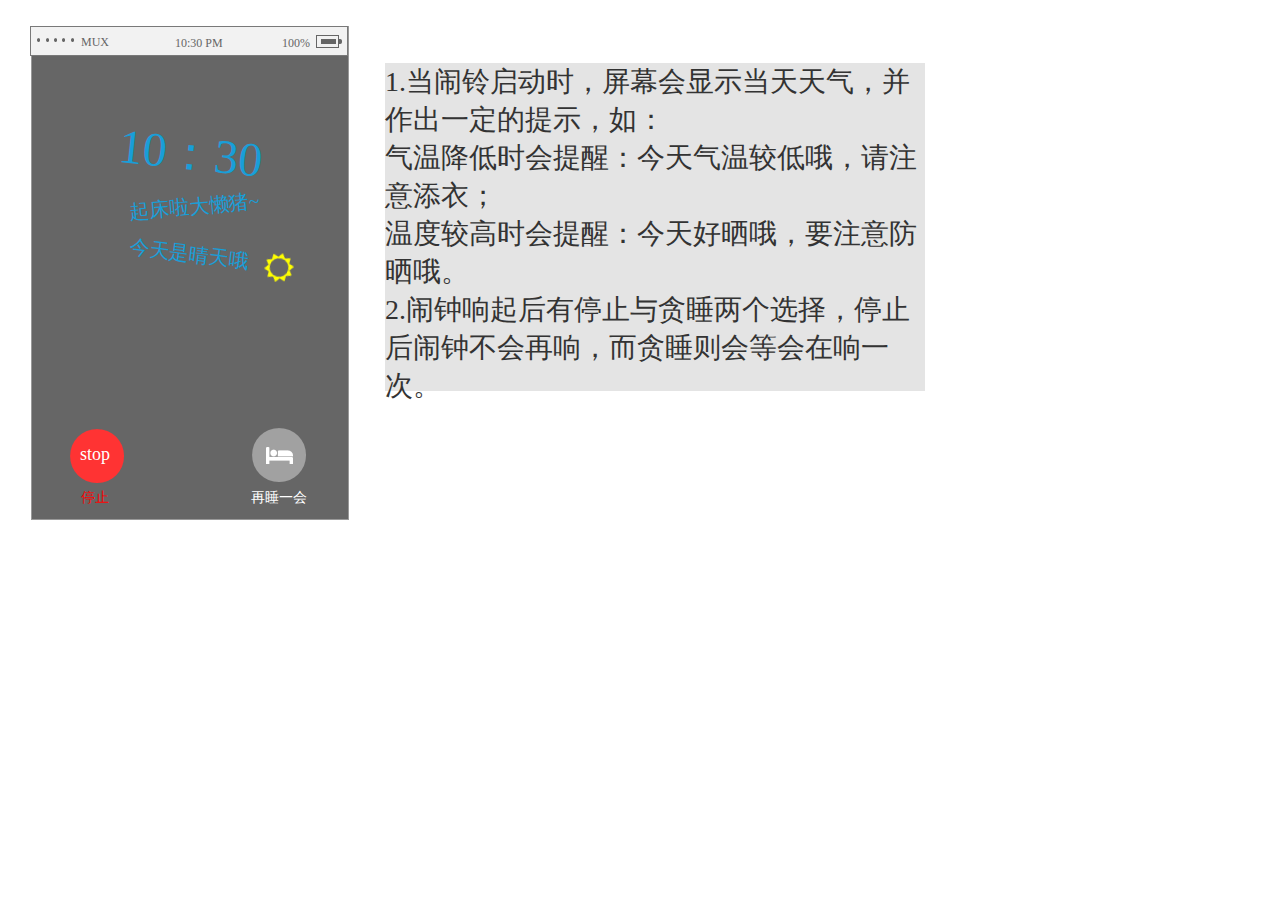
<file: 闹钟响起时.html>
﻿<!DOCTYPE html>
<html>
  <head>
    <title>闹钟响起时</title>
    <meta http-equiv="X-UA-Compatible" content="IE=edge"/>
    <meta http-equiv="content-type" content="text/html; charset=utf-8"/>
    <meta name="apple-mobile-web-app-capable" content="yes"/>
    <link href="resources/css/jquery-ui-themes.css" type="text/css" rel="stylesheet"/>
    <link href="resources/css/axure_rp_page.css" type="text/css" rel="stylesheet"/>
    <link href="data/styles.css" type="text/css" rel="stylesheet"/>
    <link href="files/闹钟响起时/styles.css" type="text/css" rel="stylesheet"/>
    <script src="resources/scripts/jquery-1.7.1.min.js"></script>
    <script src="resources/scripts/jquery-ui-1.8.10.custom.min.js"></script>
    <script src="resources/scripts/prototypePre.js"></script>
    <script src="data/document.js"></script>
    <script src="resources/scripts/prototypePost.js"></script>
    <script src="files/闹钟响起时/data.js"></script>
    <script type="text/javascript">
      $axure.utils.getTransparentGifPath = function() { return 'resources/images/transparent.gif'; };
      $axure.utils.getOtherPath = function() { return 'resources/Other.html'; };
      $axure.utils.getReloadPath = function() { return 'resources/reload.html'; };
    </script>
  </head>
  <body>
    <div id="base" class="">

      <!-- Unnamed (组合) -->
      <div id="u883" class="ax_default" data-left="30" data-top="26" data-width="320" data-height="494">

        <!-- Rectangle (矩形) -->
        <div id="u884" class="ax_default _形状" data-label="Rectangle">
          <div id="u884_div" class=""></div>
        </div>

        <!-- Unnamed (组合) -->
        <div id="u885" class="ax_default" data-left="30" data-top="26" data-width="318" data-height="30">

          <!-- Unnamed (矩形) -->
          <div id="u886" class="ax_default _形状">
            <div id="u886_div" class=""></div>
          </div>

          <!-- Unnamed (组合) -->
          <div id="u887" class="ax_default" data-left="36" data-top="37" data-width="39" data-height="6">

            <!-- Unnamed (矩形) -->
            <div id="u888" class="ax_default _形状">
              <img id="u888_img" class="img " src="images/闹钟页面/u16.png"/>
            </div>

            <!-- Unnamed (矩形) -->
            <div id="u889" class="ax_default _形状">
              <img id="u889_img" class="img " src="images/闹钟页面/u16.png"/>
            </div>

            <!-- Unnamed (矩形) -->
            <div id="u890" class="ax_default _形状">
              <img id="u890_img" class="img " src="images/闹钟页面/u16.png"/>
            </div>

            <!-- Unnamed (矩形) -->
            <div id="u891" class="ax_default _形状">
              <img id="u891_img" class="img " src="images/闹钟页面/u16.png"/>
            </div>

            <!-- Unnamed (矩形) -->
            <div id="u892" class="ax_default _形状">
              <img id="u892_img" class="img " src="images/闹钟页面/u16.png"/>
            </div>
          </div>

          <!-- Unnamed (组合) -->
          <div id="u893" class="ax_default" data-left="316" data-top="35" data-width="26" data-height="13">

            <!-- Unnamed (矩形) -->
            <div id="u894" class="ax_default _形状">
              <div id="u894_div" class=""></div>
            </div>

            <!-- Unnamed (矩形) -->
            <div id="u895" class="ax_default _形状">
              <div id="u895_div" class=""></div>
            </div>

            <!-- Unnamed (矩形) -->
            <div id="u896" class="ax_default _形状">
              <div id="u896_div" class=""></div>
            </div>
          </div>
        </div>

        <!-- Header 2 (矩形) -->
        <div id="u897" class="ax_default _文本段落" data-label="Header 2">
          <div id="u897_div" class=""></div>
          <div id="u897_text" class="text ">
            <p><span>MUX</span></p>
          </div>
        </div>

        <!-- Header 2 (矩形) -->
        <div id="u898" class="ax_default _文本段落" data-label="Header 2">
          <div id="u898_div" class=""></div>
          <div id="u898_text" class="text ">
            <p><span>10:30 PM</span></p>
          </div>
        </div>

        <!-- Header 2 (矩形) -->
        <div id="u899" class="ax_default _文本段落" data-label="Header 2">
          <div id="u899_div" class=""></div>
          <div id="u899_text" class="text ">
            <p><span>100%</span></p>
          </div>
        </div>
      </div>

      <!-- Unnamed (矩形) -->
      <div id="u900" class="ax_default label">
        <div id="u900_div" class=""></div>
        <div id="u900_text" class="text ">
          <p><span>10：30</span></p>
        </div>
      </div>

      <!-- Unnamed (椭圆形) -->
      <div id="u901" class="ax_default ellipse">
        <img id="u901_img" class="img " src="images/闹钟响起时/u901.png"/>
      </div>

      <!-- Unnamed (矩形) -->
      <div id="u902" class="ax_default label">
        <div id="u902_div" class=""></div>
        <div id="u902_text" class="text ">
          <p><span>stop</span></p>
        </div>
      </div>

      <!-- Unnamed (矩形) -->
      <div id="u903" class="ax_default label">
        <div id="u903_div" class=""></div>
      </div>

      <!-- Unnamed (矩形) -->
      <div id="u904" class="ax_default label">
        <div id="u904_div" class=""></div>
        <div id="u904_text" class="text ">
          <p><span>今天是晴天哦</span></p>
        </div>
      </div>

      <!-- Unnamed (矩形) -->
      <div id="u905" class="ax_default label">
        <div id="u905_div" class=""></div>
        <div id="u905_text" class="text ">
          <p><span>起床啦大懒猪~</span></p>
        </div>
      </div>

      <!-- Unnamed (形状) -->
      <div id="u906" class="ax_default icon">
        <img id="u906_img" class="img " src="images/闹钟响起时/u906.png"/>
      </div>

      <!-- Unnamed (椭圆形) -->
      <div id="u907" class="ax_default ellipse">
        <img id="u907_img" class="img " src="images/闹钟响起时/u907.png"/>
      </div>

      <!-- Unnamed (形状) -->
      <div id="u908" class="ax_default icon">
        <img id="u908_img" class="img " src="images/闹钟响起时/u908.png"/>
      </div>

      <!-- Unnamed (矩形) -->
      <div id="u909" class="ax_default label">
        <div id="u909_div" class=""></div>
        <div id="u909_text" class="text ">
          <p><span>停止</span></p>
        </div>
      </div>

      <!-- Unnamed (矩形) -->
      <div id="u910" class="ax_default label">
        <div id="u910_div" class=""></div>
        <div id="u910_text" class="text ">
          <p><span>再睡一会</span></p>
        </div>
      </div>

      <!-- Unnamed (矩形) -->
      <div id="u911" class="ax_default label">
        <div id="u911_div" class=""></div>
        <div id="u911_text" class="text ">
          <p><span>1.当闹铃启动时，屏幕会显示当天天气，并作出一定的提示，如：</span></p><p><span>气温降低时会提醒：今天气温较低哦，请注意添衣；</span></p><p><span>温度较高时会提醒：今天好晒哦，要注意防晒哦。</span></p><p><span>2.闹钟响起后有停止与贪睡两个选择，停止后闹钟不会再响，而贪睡则会等会在响一次。</span></p><p><span><br></span></p>
        </div>
      </div>
    </div>
  </body>
</html>
</file>
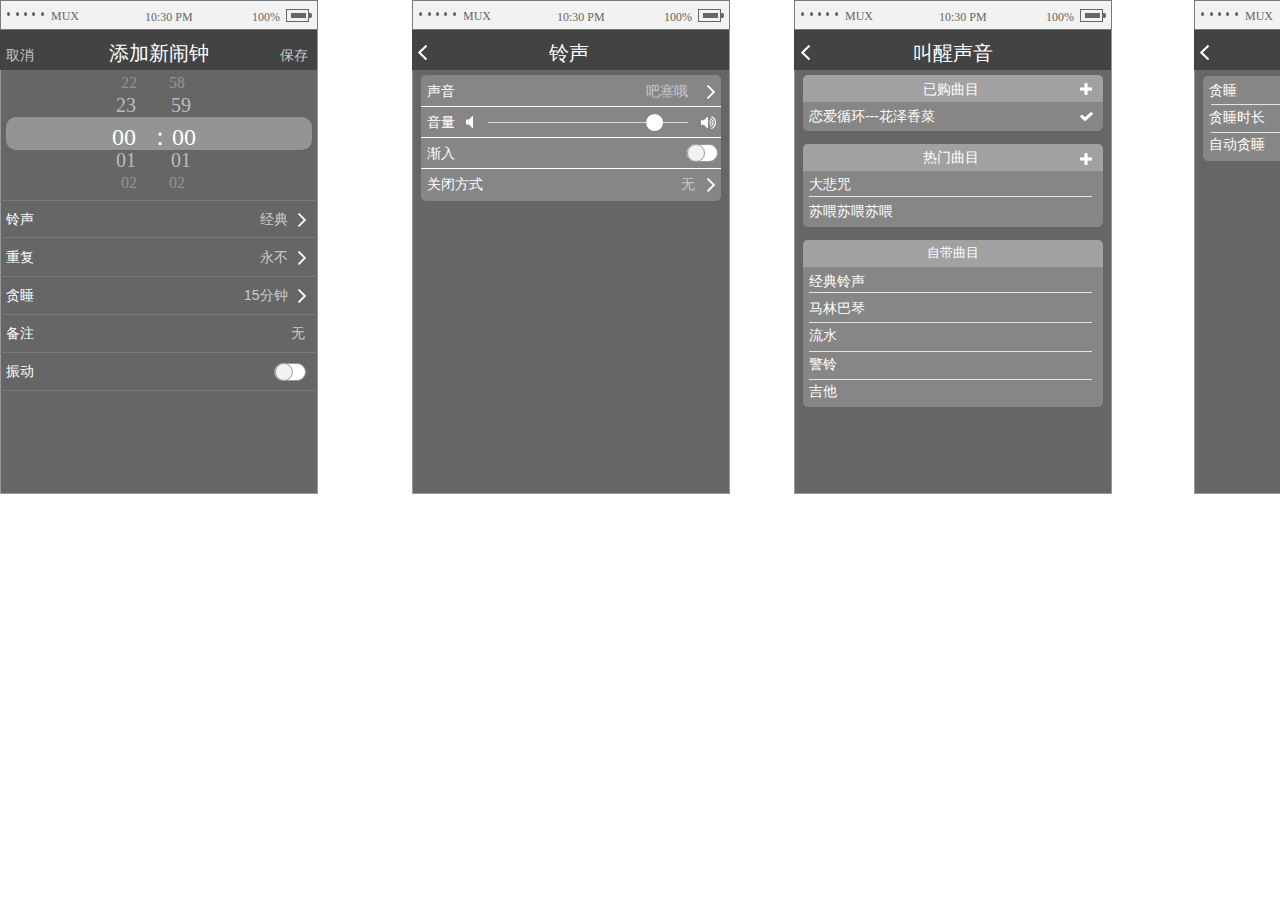
<file: 闹钟设置.html>
﻿<!DOCTYPE html>
<html>
  <head>
    <title>闹钟设置</title>
    <meta http-equiv="X-UA-Compatible" content="IE=edge"/>
    <meta http-equiv="content-type" content="text/html; charset=utf-8"/>
    <meta name="apple-mobile-web-app-capable" content="yes"/>
    <link href="resources/css/jquery-ui-themes.css" type="text/css" rel="stylesheet"/>
    <link href="resources/css/axure_rp_page.css" type="text/css" rel="stylesheet"/>
    <link href="data/styles.css" type="text/css" rel="stylesheet"/>
    <link href="files/闹钟设置/styles.css" type="text/css" rel="stylesheet"/>
    <script src="resources/scripts/jquery-1.7.1.min.js"></script>
    <script src="resources/scripts/jquery-ui-1.8.10.custom.min.js"></script>
    <script src="resources/scripts/prototypePre.js"></script>
    <script src="data/document.js"></script>
    <script src="resources/scripts/prototypePost.js"></script>
    <script src="files/闹钟设置/data.js"></script>
    <script type="text/javascript">
      $axure.utils.getTransparentGifPath = function() { return 'resources/images/transparent.gif'; };
      $axure.utils.getOtherPath = function() { return 'resources/Other.html'; };
      $axure.utils.getReloadPath = function() { return 'resources/reload.html'; };
    </script>
  </head>
  <body>
    <div id="base" class="">

      <!-- Unnamed (组合) -->
      <div id="u258" class="ax_default" data-left="0" data-top="0" data-width="320" data-height="494">

        <!-- Unnamed (组合) -->
        <div id="u259" class="ax_default" data-left="0" data-top="0" data-width="318" data-height="494">

          <!-- Rectangle (矩形) -->
          <div id="u260" class="ax_default _形状" data-label="Rectangle">
            <div id="u260_div" class=""></div>
          </div>

          <!-- Unnamed (矩形) -->
          <div id="u261" class="ax_default box_2">
            <div id="u261_div" class=""></div>
          </div>
        </div>

        <!-- Unnamed (组合) -->
        <div id="u262" class="ax_default" data-left="0" data-top="0" data-width="318" data-height="30">

          <!-- Unnamed (矩形) -->
          <div id="u263" class="ax_default _形状">
            <div id="u263_div" class=""></div>
          </div>

          <!-- Unnamed (组合) -->
          <div id="u264" class="ax_default" data-left="6" data-top="11" data-width="39" data-height="6">

            <!-- Unnamed (矩形) -->
            <div id="u265" class="ax_default _形状">
              <img id="u265_img" class="img " src="images/闹钟页面/u16.png"/>
            </div>

            <!-- Unnamed (矩形) -->
            <div id="u266" class="ax_default _形状">
              <img id="u266_img" class="img " src="images/闹钟页面/u16.png"/>
            </div>

            <!-- Unnamed (矩形) -->
            <div id="u267" class="ax_default _形状">
              <img id="u267_img" class="img " src="images/闹钟页面/u16.png"/>
            </div>

            <!-- Unnamed (矩形) -->
            <div id="u268" class="ax_default _形状">
              <img id="u268_img" class="img " src="images/闹钟页面/u16.png"/>
            </div>

            <!-- Unnamed (矩形) -->
            <div id="u269" class="ax_default _形状">
              <img id="u269_img" class="img " src="images/闹钟页面/u16.png"/>
            </div>
          </div>

          <!-- Unnamed (组合) -->
          <div id="u270" class="ax_default" data-left="286" data-top="9" data-width="26" data-height="13">

            <!-- Unnamed (矩形) -->
            <div id="u271" class="ax_default _形状">
              <div id="u271_div" class=""></div>
            </div>

            <!-- Unnamed (矩形) -->
            <div id="u272" class="ax_default _形状">
              <div id="u272_div" class=""></div>
            </div>

            <!-- Unnamed (矩形) -->
            <div id="u273" class="ax_default _形状">
              <div id="u273_div" class=""></div>
            </div>
          </div>
        </div>

        <!-- Header 2 (矩形) -->
        <div id="u274" class="ax_default _文本段落" data-label="Header 2">
          <div id="u274_div" class=""></div>
          <div id="u274_text" class="text ">
            <p><span>MUX</span></p>
          </div>
        </div>

        <!-- Header 2 (矩形) -->
        <div id="u275" class="ax_default _文本段落" data-label="Header 2">
          <div id="u275_div" class=""></div>
          <div id="u275_text" class="text ">
            <p><span>10:30 PM</span></p>
          </div>
        </div>

        <!-- Header 2 (矩形) -->
        <div id="u276" class="ax_default _文本段落" data-label="Header 2">
          <div id="u276_div" class=""></div>
          <div id="u276_text" class="text ">
            <p><span>100%</span></p>
          </div>
        </div>
      </div>

      <!-- Unnamed (矩形) -->
      <div id="u277" class="ax_default label">
        <div id="u277_div" class=""></div>
        <div id="u277_text" class="text ">
          <p><span>添加新闹钟</span></p>
        </div>
      </div>

      <!-- Unnamed (矩形) -->
      <div id="u278" class="ax_default label">
        <div id="u278_div" class=""></div>
        <div id="u278_text" class="text ">
          <p><span>取消</span></p>
        </div>
      </div>

      <!-- Unnamed (矩形) -->
      <div id="u279" class="ax_default label">
        <div id="u279_div" class=""></div>
        <div id="u279_text" class="text ">
          <p><span>保存</span></p>
        </div>
      </div>

      <!-- Unnamed (矩形) -->
      <div id="u280" class="ax_default box_3">
        <div id="u280_div" class=""></div>
      </div>

      <!-- Unnamed (矩形) -->
      <div id="u281" class="ax_default label">
        <div id="u281_div" class=""></div>
        <div id="u281_text" class="text ">
          <p style="font-size:20px;"><span style="font-size:24px;">00&nbsp; ：00</span><span> </span></p>
        </div>
      </div>

      <!-- Unnamed (矩形) -->
      <div id="u282" class="ax_default label">
        <div id="u282_div" class=""></div>
        <div id="u282_text" class="text ">
          <p><span>23&nbsp; &nbsp; &nbsp;&nbsp; 59</span></p>
        </div>
      </div>

      <!-- Unnamed (矩形) -->
      <div id="u283" class="ax_default label">
        <div id="u283_div" class=""></div>
        <div id="u283_text" class="text ">
          <p><span>22&nbsp; &nbsp; &nbsp; &nbsp; 58</span></p>
        </div>
      </div>

      <!-- Unnamed (矩形) -->
      <div id="u284" class="ax_default label">
        <div id="u284_div" class=""></div>
        <div id="u284_text" class="text ">
          <p><span>01&nbsp; &nbsp; &nbsp;&nbsp; 01</span></p>
        </div>
      </div>

      <!-- Unnamed (矩形) -->
      <div id="u285" class="ax_default label">
        <div id="u285_div" class=""></div>
        <div id="u285_text" class="text ">
          <p><span>02&nbsp; &nbsp; &nbsp; &nbsp; 02</span></p>
        </div>
      </div>

      <!-- Unnamed (水平线) -->
      <div id="u286" class="ax_default line">
        <img id="u286_img" class="img " src="images/添加闹钟/u155.png"/>
      </div>

      <!-- Unnamed (矩形) -->
      <div id="u287" class="ax_default label">
        <div id="u287_div" class=""></div>
        <div id="u287_text" class="text ">
          <p><span>铃声</span></p>
        </div>
      </div>

      <!-- Unnamed (形状) -->
      <div id="u288" class="ax_default icon">
        <img id="u288_img" class="img " src="images/添加闹钟/u157.png"/>
      </div>

      <!-- Unnamed (矩形) -->
      <div id="u289" class="ax_default label">
        <div id="u289_div" class=""></div>
        <div id="u289_text" class="text ">
          <p><span>经典</span></p>
        </div>
      </div>

      <!-- Unnamed (组合) -->
      <div id="u290" class="ax_default" data-left="0" data-top="276" data-width="318" data-height="39">

        <!-- Unnamed (水平线) -->
        <div id="u291" class="ax_default line">
          <img id="u291_img" class="img " src="images/添加闹钟/u155.png"/>
        </div>

        <!-- Unnamed (水平线) -->
        <div id="u292" class="ax_default line">
          <img id="u292_img" class="img " src="images/添加闹钟/u155.png"/>
        </div>
      </div>

      <!-- Unnamed (矩形) -->
      <div id="u293" class="ax_default label">
        <div id="u293_div" class=""></div>
        <div id="u293_text" class="text ">
          <p><span>重复</span></p>
        </div>
      </div>

      <!-- Unnamed (矩形) -->
      <div id="u294" class="ax_default label">
        <div id="u294_div" class=""></div>
        <div id="u294_text" class="text ">
          <p><span>贪睡</span></p>
        </div>
      </div>

      <!-- Unnamed (组合) -->
      <div id="u295" class="ax_default" data-left="0" data-top="314" data-width="318" data-height="39">

        <!-- Unnamed (水平线) -->
        <div id="u296" class="ax_default line">
          <img id="u296_img" class="img " src="images/添加闹钟/u155.png"/>
        </div>

        <!-- Unnamed (水平线) -->
        <div id="u297" class="ax_default line">
          <img id="u297_img" class="img " src="images/添加闹钟/u155.png"/>
        </div>
      </div>

      <!-- Unnamed (矩形) -->
      <div id="u298" class="ax_default label">
        <div id="u298_div" class=""></div>
        <div id="u298_text" class="text ">
          <p><span>备注</span></p>
        </div>
      </div>

      <!-- Unnamed (矩形) -->
      <div id="u299" class="ax_default label">
        <div id="u299_div" class=""></div>
        <div id="u299_text" class="text ">
          <p><span>永不</span></p>
        </div>
      </div>

      <!-- Unnamed (形状) -->
      <div id="u300" class="ax_default icon">
        <img id="u300_img" class="img " src="images/添加闹钟/u157.png"/>
      </div>

      <!-- Unnamed (矩形) -->
      <div id="u301" class="ax_default label">
        <div id="u301_div" class=""></div>
        <div id="u301_text" class="text ">
          <p><span>15分钟</span></p>
        </div>
      </div>

      <!-- Unnamed (形状) -->
      <div id="u302" class="ax_default icon">
        <img id="u302_img" class="img " src="images/添加闹钟/u157.png"/>
      </div>

      <!-- Unnamed (矩形) -->
      <div id="u303" class="ax_default label">
        <div id="u303_div" class=""></div>
        <div id="u303_text" class="text ">
          <p><span>无</span></p>
        </div>
      </div>

      <!-- Unnamed (组合) -->
      <div id="u304" class="ax_default" data-left="0" data-top="352" data-width="318" data-height="39">

        <!-- Unnamed (水平线) -->
        <div id="u305" class="ax_default line">
          <img id="u305_img" class="img " src="images/添加闹钟/u155.png"/>
        </div>

        <!-- Unnamed (水平线) -->
        <div id="u306" class="ax_default line">
          <img id="u306_img" class="img " src="images/添加闹钟/u155.png"/>
        </div>
      </div>

      <!-- Unnamed (矩形) -->
      <div id="u307" class="ax_default label">
        <div id="u307_div" class=""></div>
        <div id="u307_text" class="text ">
          <p><span>振动</span></p>
        </div>
      </div>

      <!-- Unnamed (组合) -->
      <div id="u308" class="ax_default" data-left="274" data-top="363" data-width="32" data-height="18">

        <!-- Unnamed (矩形) -->
        <div id="u309" class="ax_default _形状">
          <div id="u309_div" class=""></div>
        </div>

        <!-- Unnamed (矩形) -->
        <div id="u310" class="ax_default _形状">
          <div id="u310_div" class=""></div>
        </div>
      </div>

      <!-- Unnamed (组合) -->
      <div id="u311" class="ax_default" data-left="412" data-top="0" data-width="320" data-height="494">

        <!-- Unnamed (组合) -->
        <div id="u312" class="ax_default" data-left="412" data-top="0" data-width="318" data-height="494">

          <!-- Rectangle (矩形) -->
          <div id="u313" class="ax_default _形状" data-label="Rectangle">
            <div id="u313_div" class=""></div>
          </div>

          <!-- Unnamed (矩形) -->
          <div id="u314" class="ax_default box_2">
            <div id="u314_div" class=""></div>
          </div>
        </div>

        <!-- Unnamed (组合) -->
        <div id="u315" class="ax_default" data-left="412" data-top="0" data-width="318" data-height="30">

          <!-- Unnamed (矩形) -->
          <div id="u316" class="ax_default _形状">
            <div id="u316_div" class=""></div>
          </div>

          <!-- Unnamed (组合) -->
          <div id="u317" class="ax_default" data-left="418" data-top="11" data-width="39" data-height="6">

            <!-- Unnamed (矩形) -->
            <div id="u318" class="ax_default _形状">
              <img id="u318_img" class="img " src="images/闹钟页面/u16.png"/>
            </div>

            <!-- Unnamed (矩形) -->
            <div id="u319" class="ax_default _形状">
              <img id="u319_img" class="img " src="images/闹钟页面/u16.png"/>
            </div>

            <!-- Unnamed (矩形) -->
            <div id="u320" class="ax_default _形状">
              <img id="u320_img" class="img " src="images/闹钟页面/u16.png"/>
            </div>

            <!-- Unnamed (矩形) -->
            <div id="u321" class="ax_default _形状">
              <img id="u321_img" class="img " src="images/闹钟页面/u16.png"/>
            </div>

            <!-- Unnamed (矩形) -->
            <div id="u322" class="ax_default _形状">
              <img id="u322_img" class="img " src="images/闹钟页面/u16.png"/>
            </div>
          </div>

          <!-- Unnamed (组合) -->
          <div id="u323" class="ax_default" data-left="698" data-top="9" data-width="26" data-height="13">

            <!-- Unnamed (矩形) -->
            <div id="u324" class="ax_default _形状">
              <div id="u324_div" class=""></div>
            </div>

            <!-- Unnamed (矩形) -->
            <div id="u325" class="ax_default _形状">
              <div id="u325_div" class=""></div>
            </div>

            <!-- Unnamed (矩形) -->
            <div id="u326" class="ax_default _形状">
              <div id="u326_div" class=""></div>
            </div>
          </div>
        </div>

        <!-- Header 2 (矩形) -->
        <div id="u327" class="ax_default _文本段落" data-label="Header 2">
          <div id="u327_div" class=""></div>
          <div id="u327_text" class="text ">
            <p><span>MUX</span></p>
          </div>
        </div>

        <!-- Header 2 (矩形) -->
        <div id="u328" class="ax_default _文本段落" data-label="Header 2">
          <div id="u328_div" class=""></div>
          <div id="u328_text" class="text ">
            <p><span>10:30 PM</span></p>
          </div>
        </div>

        <!-- Header 2 (矩形) -->
        <div id="u329" class="ax_default _文本段落" data-label="Header 2">
          <div id="u329_div" class=""></div>
          <div id="u329_text" class="text ">
            <p><span>100%</span></p>
          </div>
        </div>
      </div>

      <!-- Unnamed (矩形) -->
      <div id="u330" class="ax_default label">
        <div id="u330_div" class=""></div>
        <div id="u330_text" class="text ">
          <p><span>铃声</span></p>
        </div>
      </div>

      <!-- Unnamed (形状) -->
      <div id="u331" class="ax_default icon">
        <img id="u331_img" class="img " src="images/定位/u233.png"/>
      </div>

      <!-- Unnamed (矩形) -->
      <div id="u332" class="ax_default box_3">
        <div id="u332_div" class=""></div>
      </div>

      <!-- Unnamed (水平线) -->
      <div id="u333" class="ax_default line">
        <img id="u333_img" class="img " src="images/闹钟设置/u333.png"/>
      </div>

      <!-- Unnamed (矩形) -->
      <div id="u334" class="ax_default label">
        <div id="u334_div" class=""></div>
        <div id="u334_text" class="text ">
          <p><span>声音</span></p>
        </div>
      </div>

      <!-- Unnamed (矩形) -->
      <div id="u335" class="ax_default label">
        <div id="u335_div" class=""></div>
        <div id="u335_text" class="text ">
          <p><span>吧塞哦</span></p>
        </div>
      </div>

      <!-- Unnamed (形状) -->
      <div id="u336" class="ax_default icon">
        <img id="u336_img" class="img " src="images/添加闹钟/u157.png"/>
      </div>

      <!-- Unnamed (水平线) -->
      <div id="u337" class="ax_default line">
        <img id="u337_img" class="img " src="images/闹钟设置/u333.png"/>
      </div>

      <!-- Unnamed (矩形) -->
      <div id="u338" class="ax_default label">
        <div id="u338_div" class=""></div>
        <div id="u338_text" class="text ">
          <p><span>音量</span></p>
        </div>
      </div>

      <!-- Unnamed (水平线) -->
      <div id="u339" class="ax_default line">
        <img id="u339_img" class="img " src="images/闹钟设置/u339.png"/>
      </div>

      <!-- Unnamed (椭圆形) -->
      <div id="u340" class="ax_default ellipse">
        <img id="u340_img" class="img " src="images/闹钟设置/u340.png"/>
      </div>

      <!-- Unnamed (形状) -->
      <div id="u341" class="ax_default icon">
        <img id="u341_img" class="img " src="images/闹钟设置/u341.png"/>
      </div>

      <!-- Unnamed (形状) -->
      <div id="u342" class="ax_default icon">
        <img id="u342_img" class="img " src="images/闹钟设置/u342.png"/>
      </div>

      <!-- Unnamed (水平线) -->
      <div id="u343" class="ax_default line">
        <img id="u343_img" class="img " src="images/闹钟设置/u333.png"/>
      </div>

      <!-- Unnamed (矩形) -->
      <div id="u344" class="ax_default label">
        <div id="u344_div" class=""></div>
        <div id="u344_text" class="text ">
          <p><span>渐入</span></p>
        </div>
      </div>

      <!-- Unnamed (组合) -->
      <div id="u345" class="ax_default" data-left="686" data-top="144" data-width="32" data-height="18">

        <!-- Unnamed (矩形) -->
        <div id="u346" class="ax_default _形状">
          <div id="u346_div" class=""></div>
        </div>

        <!-- Unnamed (矩形) -->
        <div id="u347" class="ax_default _形状">
          <div id="u347_div" class=""></div>
        </div>
      </div>

      <!-- Unnamed (矩形) -->
      <div id="u348" class="ax_default label">
        <div id="u348_div" class=""></div>
        <div id="u348_text" class="text ">
          <p><span>渐入</span></p>
        </div>
      </div>

      <!-- Unnamed (水平线) -->
      <div id="u349" class="ax_default line">
        <img id="u349_img" class="img " src="images/添加闹钟/u155.png"/>
      </div>

      <!-- Unnamed (矩形) -->
      <div id="u350" class="ax_default label">
        <div id="u350_div" class=""></div>
        <div id="u350_text" class="text ">
          <p><span>关闭方式</span></p>
        </div>
      </div>

      <!-- Unnamed (矩形) -->
      <div id="u351" class="ax_default label">
        <div id="u351_div" class=""></div>
        <div id="u351_text" class="text ">
          <p><span>无</span></p>
        </div>
      </div>

      <!-- Unnamed (形状) -->
      <div id="u352" class="ax_default icon">
        <img id="u352_img" class="img " src="images/添加闹钟/u157.png"/>
      </div>

      <!-- Unnamed (组合) -->
      <div id="u353" class="ax_default" data-left="794" data-top="0" data-width="320" data-height="494">

        <!-- Unnamed (组合) -->
        <div id="u354" class="ax_default" data-left="794" data-top="0" data-width="318" data-height="494">

          <!-- Rectangle (矩形) -->
          <div id="u355" class="ax_default _形状" data-label="Rectangle">
            <div id="u355_div" class=""></div>
          </div>

          <!-- Unnamed (矩形) -->
          <div id="u356" class="ax_default box_2">
            <div id="u356_div" class=""></div>
          </div>
        </div>

        <!-- Unnamed (组合) -->
        <div id="u357" class="ax_default" data-left="794" data-top="0" data-width="318" data-height="30">

          <!-- Unnamed (矩形) -->
          <div id="u358" class="ax_default _形状">
            <div id="u358_div" class=""></div>
          </div>

          <!-- Unnamed (组合) -->
          <div id="u359" class="ax_default" data-left="800" data-top="11" data-width="39" data-height="6">

            <!-- Unnamed (矩形) -->
            <div id="u360" class="ax_default _形状">
              <img id="u360_img" class="img " src="images/闹钟页面/u16.png"/>
            </div>

            <!-- Unnamed (矩形) -->
            <div id="u361" class="ax_default _形状">
              <img id="u361_img" class="img " src="images/闹钟页面/u16.png"/>
            </div>

            <!-- Unnamed (矩形) -->
            <div id="u362" class="ax_default _形状">
              <img id="u362_img" class="img " src="images/闹钟页面/u16.png"/>
            </div>

            <!-- Unnamed (矩形) -->
            <div id="u363" class="ax_default _形状">
              <img id="u363_img" class="img " src="images/闹钟页面/u16.png"/>
            </div>

            <!-- Unnamed (矩形) -->
            <div id="u364" class="ax_default _形状">
              <img id="u364_img" class="img " src="images/闹钟页面/u16.png"/>
            </div>
          </div>

          <!-- Unnamed (组合) -->
          <div id="u365" class="ax_default" data-left="1080" data-top="9" data-width="26" data-height="13">

            <!-- Unnamed (矩形) -->
            <div id="u366" class="ax_default _形状">
              <div id="u366_div" class=""></div>
            </div>

            <!-- Unnamed (矩形) -->
            <div id="u367" class="ax_default _形状">
              <div id="u367_div" class=""></div>
            </div>

            <!-- Unnamed (矩形) -->
            <div id="u368" class="ax_default _形状">
              <div id="u368_div" class=""></div>
            </div>
          </div>
        </div>

        <!-- Header 2 (矩形) -->
        <div id="u369" class="ax_default _文本段落" data-label="Header 2">
          <div id="u369_div" class=""></div>
          <div id="u369_text" class="text ">
            <p><span>MUX</span></p>
          </div>
        </div>

        <!-- Header 2 (矩形) -->
        <div id="u370" class="ax_default _文本段落" data-label="Header 2">
          <div id="u370_div" class=""></div>
          <div id="u370_text" class="text ">
            <p><span>10:30 PM</span></p>
          </div>
        </div>

        <!-- Header 2 (矩形) -->
        <div id="u371" class="ax_default _文本段落" data-label="Header 2">
          <div id="u371_div" class=""></div>
          <div id="u371_text" class="text ">
            <p><span>100%</span></p>
          </div>
        </div>
      </div>

      <!-- Unnamed (矩形) -->
      <div id="u372" class="ax_default label">
        <div id="u372_div" class=""></div>
        <div id="u372_text" class="text ">
          <p><span>叫醒声音</span></p>
        </div>
      </div>

      <!-- Unnamed (形状) -->
      <div id="u373" class="ax_default icon">
        <img id="u373_img" class="img " src="images/定位/u233.png"/>
      </div>

      <!-- Unnamed (矩形) -->
      <div id="u374" class="ax_default box_3">
        <div id="u374_div" class=""></div>
      </div>

      <!-- Unnamed (矩形) -->
      <div id="u375" class="ax_default box_3">
        <div id="u375_div" class=""></div>
      </div>

      <!-- Unnamed (矩形) -->
      <div id="u376" class="ax_default label">
        <div id="u376_div" class=""></div>
        <div id="u376_text" class="text ">
          <p><span>已购曲目</span></p>
        </div>
      </div>

      <!-- Unnamed (形状) -->
      <div id="u377" class="ax_default icon">
        <img id="u377_img" class="img " src="images/闹钟设置/u377.png"/>
      </div>

      <!-- Unnamed (矩形) -->
      <div id="u378" class="ax_default label">
        <div id="u378_div" class=""></div>
        <div id="u378_text" class="text ">
          <p><span>恋爱循环---花泽香菜</span></p>
        </div>
      </div>

      <!-- Unnamed (矩形) -->
      <div id="u379" class="ax_default box_3">
        <div id="u379_div" class=""></div>
      </div>

      <!-- Unnamed (矩形) -->
      <div id="u380" class="ax_default box_3">
        <div id="u380_div" class=""></div>
      </div>

      <!-- Unnamed (矩形) -->
      <div id="u381" class="ax_default label">
        <div id="u381_div" class=""></div>
        <div id="u381_text" class="text ">
          <p><span>热门曲目</span></p>
        </div>
      </div>

      <!-- Unnamed (矩形) -->
      <div id="u382" class="ax_default label">
        <div id="u382_div" class=""></div>
        <div id="u382_text" class="text ">
          <p><span>大悲咒</span></p>
        </div>
      </div>

      <!-- Unnamed (水平线) -->
      <div id="u383" class="ax_default line">
        <img id="u383_img" class="img " src="images/闹钟设置/u383.png"/>
      </div>

      <!-- Unnamed (矩形) -->
      <div id="u384" class="ax_default label">
        <div id="u384_div" class=""></div>
        <div id="u384_text" class="text ">
          <p><span>苏喂苏喂苏喂</span></p>
        </div>
      </div>

      <!-- Unnamed (矩形) -->
      <div id="u385" class="ax_default box_3">
        <div id="u385_div" class=""></div>
      </div>

      <!-- Unnamed (矩形) -->
      <div id="u386" class="ax_default box_3">
        <div id="u386_div" class=""></div>
        <div id="u386_text" class="text ">
          <p><span>自带曲目</span></p>
        </div>
      </div>

      <!-- Unnamed (水平线) -->
      <div id="u387" class="ax_default line">
        <img id="u387_img" class="img " src="images/闹钟设置/u383.png"/>
      </div>

      <!-- Unnamed (矩形) -->
      <div id="u388" class="ax_default label">
        <div id="u388_div" class=""></div>
        <div id="u388_text" class="text ">
          <p><span>经典铃声</span></p>
        </div>
      </div>

      <!-- Unnamed (矩形) -->
      <div id="u389" class="ax_default label">
        <div id="u389_div" class=""></div>
        <div id="u389_text" class="text ">
          <p><span>马林巴琴</span></p>
        </div>
      </div>

      <!-- Unnamed (水平线) -->
      <div id="u390" class="ax_default line">
        <img id="u390_img" class="img " src="images/闹钟设置/u383.png"/>
      </div>

      <!-- Unnamed (矩形) -->
      <div id="u391" class="ax_default label">
        <div id="u391_div" class=""></div>
        <div id="u391_text" class="text ">
          <p><span>流水</span></p>
        </div>
      </div>

      <!-- Unnamed (水平线) -->
      <div id="u392" class="ax_default line">
        <img id="u392_img" class="img " src="images/闹钟设置/u383.png"/>
      </div>

      <!-- Unnamed (矩形) -->
      <div id="u393" class="ax_default label">
        <div id="u393_div" class=""></div>
        <div id="u393_text" class="text ">
          <p><span>警铃</span></p>
        </div>
      </div>

      <!-- Unnamed (水平线) -->
      <div id="u394" class="ax_default line">
        <img id="u394_img" class="img " src="images/闹钟设置/u383.png"/>
      </div>

      <!-- Unnamed (矩形) -->
      <div id="u395" class="ax_default label">
        <div id="u395_div" class=""></div>
        <div id="u395_text" class="text ">
          <p><span>吉他</span></p>
        </div>
      </div>

      <!-- Unnamed (形状) -->
      <div id="u396" class="ax_default icon">
        <img id="u396_img" class="img " src="images/定位/u238.png"/>
      </div>

      <!-- Unnamed (形状) -->
      <div id="u397" class="ax_default icon">
        <img id="u397_img" class="img " src="images/闹钟设置/u377.png"/>
      </div>

      <!-- Unnamed (组合) -->
      <div id="u398" class="ax_default" data-left="1194" data-top="0" data-width="320" data-height="494">

        <!-- Unnamed (组合) -->
        <div id="u399" class="ax_default" data-left="1194" data-top="0" data-width="318" data-height="494">

          <!-- Rectangle (矩形) -->
          <div id="u400" class="ax_default _形状" data-label="Rectangle">
            <div id="u400_div" class=""></div>
          </div>

          <!-- Unnamed (矩形) -->
          <div id="u401" class="ax_default box_2">
            <div id="u401_div" class=""></div>
          </div>
        </div>

        <!-- Unnamed (组合) -->
        <div id="u402" class="ax_default" data-left="1194" data-top="0" data-width="318" data-height="30">

          <!-- Unnamed (矩形) -->
          <div id="u403" class="ax_default _形状">
            <div id="u403_div" class=""></div>
          </div>

          <!-- Unnamed (组合) -->
          <div id="u404" class="ax_default" data-left="1200" data-top="11" data-width="39" data-height="6">

            <!-- Unnamed (矩形) -->
            <div id="u405" class="ax_default _形状">
              <img id="u405_img" class="img " src="images/闹钟页面/u16.png"/>
            </div>

            <!-- Unnamed (矩形) -->
            <div id="u406" class="ax_default _形状">
              <img id="u406_img" class="img " src="images/闹钟页面/u16.png"/>
            </div>

            <!-- Unnamed (矩形) -->
            <div id="u407" class="ax_default _形状">
              <img id="u407_img" class="img " src="images/闹钟页面/u16.png"/>
            </div>

            <!-- Unnamed (矩形) -->
            <div id="u408" class="ax_default _形状">
              <img id="u408_img" class="img " src="images/闹钟页面/u16.png"/>
            </div>

            <!-- Unnamed (矩形) -->
            <div id="u409" class="ax_default _形状">
              <img id="u409_img" class="img " src="images/闹钟页面/u16.png"/>
            </div>
          </div>

          <!-- Unnamed (组合) -->
          <div id="u410" class="ax_default" data-left="1480" data-top="9" data-width="26" data-height="13">

            <!-- Unnamed (矩形) -->
            <div id="u411" class="ax_default _形状">
              <div id="u411_div" class=""></div>
            </div>

            <!-- Unnamed (矩形) -->
            <div id="u412" class="ax_default _形状">
              <div id="u412_div" class=""></div>
            </div>

            <!-- Unnamed (矩形) -->
            <div id="u413" class="ax_default _形状">
              <div id="u413_div" class=""></div>
            </div>
          </div>
        </div>

        <!-- Header 2 (矩形) -->
        <div id="u414" class="ax_default _文本段落" data-label="Header 2">
          <div id="u414_div" class=""></div>
          <div id="u414_text" class="text ">
            <p><span>MUX</span></p>
          </div>
        </div>

        <!-- Header 2 (矩形) -->
        <div id="u415" class="ax_default _文本段落" data-label="Header 2">
          <div id="u415_div" class=""></div>
          <div id="u415_text" class="text ">
            <p><span>10:30 PM</span></p>
          </div>
        </div>

        <!-- Header 2 (矩形) -->
        <div id="u416" class="ax_default _文本段落" data-label="Header 2">
          <div id="u416_div" class=""></div>
          <div id="u416_text" class="text ">
            <p><span>100%</span></p>
          </div>
        </div>
      </div>

      <!-- Unnamed (矩形) -->
      <div id="u417" class="ax_default label">
        <div id="u417_div" class=""></div>
        <div id="u417_text" class="text ">
          <p><span>贪睡</span></p>
        </div>
      </div>

      <!-- Unnamed (形状) -->
      <div id="u418" class="ax_default icon">
        <img id="u418_img" class="img " src="images/定位/u233.png"/>
      </div>

      <!-- Unnamed (矩形) -->
      <div id="u419" class="ax_default box_3">
        <div id="u419_div" class=""></div>
      </div>

      <!-- Unnamed (矩形) -->
      <div id="u420" class="ax_default label">
        <div id="u420_div" class=""></div>
        <div id="u420_text" class="text ">
          <p><span>贪睡</span></p>
        </div>
      </div>

      <!-- Unnamed (组合) -->
      <div id="u421" class="ax_default" data-left="1464" data-top="81" data-width="32" data-height="18">

        <!-- Unnamed (矩形) -->
        <div id="u422" class="ax_default _形状">
          <div id="u422_div" class=""></div>
        </div>

        <!-- Unnamed (矩形) -->
        <div id="u423" class="ax_default _形状">
          <div id="u423_div" class=""></div>
        </div>
      </div>

      <!-- Unnamed (水平线) -->
      <div id="u424" class="ax_default line">
        <img id="u424_img" class="img " src="images/闹钟设置/u383.png"/>
      </div>

      <!-- Unnamed (矩形) -->
      <div id="u425" class="ax_default label">
        <div id="u425_div" class=""></div>
        <div id="u425_text" class="text ">
          <p><span>贪睡时长</span></p>
        </div>
      </div>

      <!-- Unnamed (矩形) -->
      <div id="u426" class="ax_default box_1">
        <div id="u426_div" class=""></div>
      </div>

      <!-- Unnamed (矩形) -->
      <div id="u427" class="ax_default label">
        <div id="u427_div" class=""></div>
        <div id="u427_text" class="text ">
          <p><span>15min</span></p>
        </div>
      </div>

      <!-- Unnamed (形状) -->
      <div id="u428" class="ax_default icon">
        <img id="u428_img" class="img " src="images/闹钟设置/u428.png"/>
      </div>

      <!-- Unnamed (形状) -->
      <div id="u429" class="ax_default icon">
        <img id="u429_img" class="img " src="images/闹钟设置/u429.png"/>
      </div>

      <!-- Unnamed (水平线) -->
      <div id="u430" class="ax_default line">
        <img id="u430_img" class="img " src="images/闹钟设置/u383.png"/>
      </div>

      <!-- Unnamed (矩形) -->
      <div id="u431" class="ax_default label">
        <div id="u431_div" class=""></div>
        <div id="u431_text" class="text ">
          <p><span>自动贪睡</span></p>
        </div>
      </div>

      <!-- Unnamed (组合) -->
      <div id="u432" class="ax_default" data-left="1463" data-top="137" data-width="32" data-height="18">

        <!-- Unnamed (矩形) -->
        <div id="u433" class="ax_default _形状">
          <div id="u433_div" class=""></div>
        </div>

        <!-- Unnamed (矩形) -->
        <div id="u434" class="ax_default _形状">
          <div id="u434_div" class=""></div>
        </div>
      </div>
    </div>
  </body>
</html>
</file>
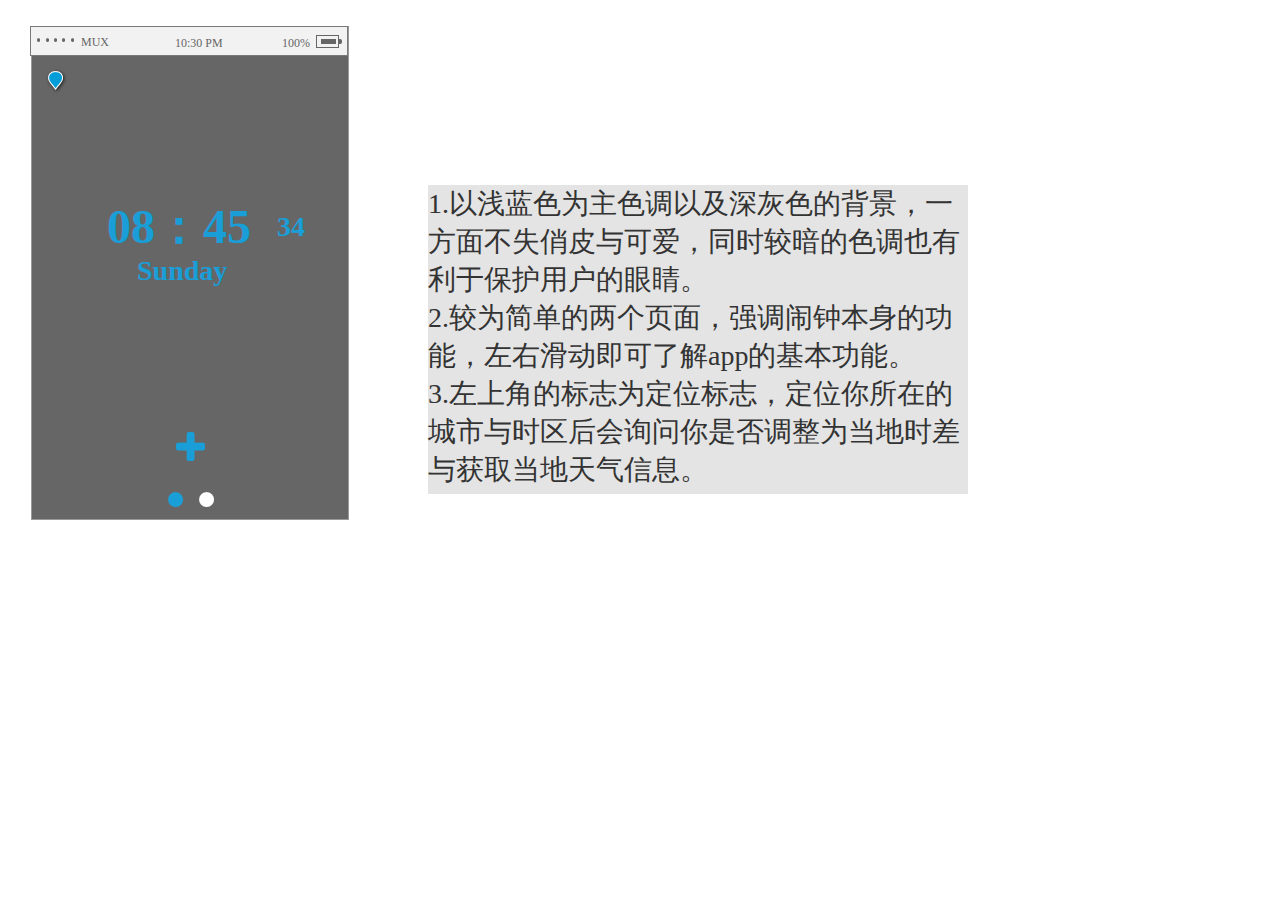
<file: 闹钟页面.html>
﻿<!DOCTYPE html>
<html>
  <head>
    <title>闹钟页面</title>
    <meta http-equiv="X-UA-Compatible" content="IE=edge"/>
    <meta http-equiv="content-type" content="text/html; charset=utf-8"/>
    <meta name="apple-mobile-web-app-capable" content="yes"/>
    <link href="resources/css/jquery-ui-themes.css" type="text/css" rel="stylesheet"/>
    <link href="resources/css/axure_rp_page.css" type="text/css" rel="stylesheet"/>
    <link href="data/styles.css" type="text/css" rel="stylesheet"/>
    <link href="files/闹钟页面/styles.css" type="text/css" rel="stylesheet"/>
    <script src="resources/scripts/jquery-1.7.1.min.js"></script>
    <script src="resources/scripts/jquery-ui-1.8.10.custom.min.js"></script>
    <script src="resources/scripts/prototypePre.js"></script>
    <script src="data/document.js"></script>
    <script src="resources/scripts/prototypePost.js"></script>
    <script src="files/闹钟页面/data.js"></script>
    <script type="text/javascript">
      $axure.utils.getTransparentGifPath = function() { return 'resources/images/transparent.gif'; };
      $axure.utils.getOtherPath = function() { return 'resources/Other.html'; };
      $axure.utils.getReloadPath = function() { return 'resources/reload.html'; };
    </script>
  </head>
  <body>
    <div id="base" class="">

      <!-- Unnamed (组合) -->
      <div id="u11" class="ax_default" data-left="30" data-top="26" data-width="320" data-height="494">

        <!-- Rectangle (矩形) -->
        <div id="u12" class="ax_default _形状" data-label="Rectangle">
          <div id="u12_div" class=""></div>
        </div>

        <!-- Unnamed (组合) -->
        <div id="u13" class="ax_default" data-left="30" data-top="26" data-width="318" data-height="30">

          <!-- Unnamed (矩形) -->
          <div id="u14" class="ax_default _形状">
            <div id="u14_div" class=""></div>
          </div>

          <!-- Unnamed (组合) -->
          <div id="u15" class="ax_default" data-left="36" data-top="37" data-width="39" data-height="6">

            <!-- Unnamed (矩形) -->
            <div id="u16" class="ax_default _形状">
              <img id="u16_img" class="img " src="images/闹钟页面/u16.png"/>
            </div>

            <!-- Unnamed (矩形) -->
            <div id="u17" class="ax_default _形状">
              <img id="u17_img" class="img " src="images/闹钟页面/u16.png"/>
            </div>

            <!-- Unnamed (矩形) -->
            <div id="u18" class="ax_default _形状">
              <img id="u18_img" class="img " src="images/闹钟页面/u16.png"/>
            </div>

            <!-- Unnamed (矩形) -->
            <div id="u19" class="ax_default _形状">
              <img id="u19_img" class="img " src="images/闹钟页面/u16.png"/>
            </div>

            <!-- Unnamed (矩形) -->
            <div id="u20" class="ax_default _形状">
              <img id="u20_img" class="img " src="images/闹钟页面/u16.png"/>
            </div>
          </div>

          <!-- Unnamed (组合) -->
          <div id="u21" class="ax_default" data-left="316" data-top="35" data-width="26" data-height="13">

            <!-- Unnamed (矩形) -->
            <div id="u22" class="ax_default _形状">
              <div id="u22_div" class=""></div>
            </div>

            <!-- Unnamed (矩形) -->
            <div id="u23" class="ax_default _形状">
              <div id="u23_div" class=""></div>
            </div>

            <!-- Unnamed (矩形) -->
            <div id="u24" class="ax_default _形状">
              <div id="u24_div" class=""></div>
            </div>
          </div>
        </div>

        <!-- Header 2 (矩形) -->
        <div id="u25" class="ax_default _文本段落" data-label="Header 2">
          <div id="u25_div" class=""></div>
          <div id="u25_text" class="text ">
            <p><span>MUX</span></p>
          </div>
        </div>

        <!-- Header 2 (矩形) -->
        <div id="u26" class="ax_default _文本段落" data-label="Header 2">
          <div id="u26_div" class=""></div>
          <div id="u26_text" class="text ">
            <p><span>10:30 PM</span></p>
          </div>
        </div>

        <!-- Header 2 (矩形) -->
        <div id="u27" class="ax_default _文本段落" data-label="Header 2">
          <div id="u27_div" class=""></div>
          <div id="u27_text" class="text ">
            <p><span>100%</span></p>
          </div>
        </div>
      </div>

      <!-- Unnamed (组合) -->
      <div id="u28" class="ax_default" data-left="107" data-top="195" data-width="212" data-height="66">

        <!-- Unnamed (矩形) -->
        <div id="u29" class="ax_default label">
          <div id="u29_div" class=""></div>
          <div id="u29_text" class="text ">
            <p><span>08：45</span></p>
          </div>
        </div>

        <!-- Unnamed (矩形) -->
        <div id="u30" class="ax_default label">
          <div id="u30_div" class=""></div>
          <div id="u30_text" class="text ">
            <p><span>34</span></p>
          </div>
        </div>
      </div>

      <!-- Unnamed (矩形) -->
      <div id="u31" class="ax_default label">
        <div id="u31_div" class=""></div>
        <div id="u31_text" class="text ">
          <p><span>Sunday</span></p>
        </div>
      </div>

      <!-- Unnamed (形状) -->
      <div id="u32" class="ax_default icon">
        <img id="u32_img" class="img " src="images/闹钟页面/u32.png"/>
      </div>

      <!-- Unnamed (组合) -->
      <div id="u33" class="ax_default" data-left="168" data-top="492" data-width="46" data-height="15">

        <!-- Unnamed (椭圆形) -->
        <div id="u34" class="ax_default ellipse">
          <img id="u34_img" class="img " src="images/闹钟页面/u34.png"/>
        </div>

        <!-- Unnamed (椭圆形) -->
        <div id="u35" class="ax_default ellipse">
          <img id="u35_img" class="img " src="images/闹钟页面/u35.png"/>
        </div>
      </div>

      <!-- Unnamed (矩形) -->
      <div id="u36" class="ax_default label">
        <div id="u36_div" class=""></div>
        <div id="u36_text" class="text ">
          <p><span>振动</span></p>
        </div>
      </div>

      <!-- Unnamed (矩形) -->
      <div id="u37" class="ax_default label">
        <div id="u37_div" class=""></div>
        <div id="u37_text" class="text ">
          <p><span>1.以浅蓝色为主色调以及深灰色的背景，一方面不失俏皮与可爱，同时较暗的色调也有利于保护用户的眼睛。</span></p><p><span>2.较为简单的两个页面，强调闹钟本身的功能，左右滑动即可了解app的基本功能。</span></p><p><span>3.左上角的标志为定位标志，定位你所在的城市与时区后会询问你是否调整为当地时差与获取当地天气信息。</span></p><p><span><br></span></p><p><span><br></span></p>
        </div>
      </div>

      <!-- Unnamed (正水滴形) -->
      <div id="u38" class="ax_default marker">
        <img id="u38_img" class="img " src="images/闹钟页面/u38.png"/>
      </div>
    </div>
  </body>
</html>
</file>
<file: resources/css/axure_rp_page.css>
﻿/* so the window resize fires within a frame in IE7 */
html, body {
    height: 100%;
}

a {
    color: inherit;
}

p {
    margin: 0px;
    text-rendering: optimizeLegibility;
    font-feature-settings: "kern" 1;
    -webkit-font-feature-settings: "kern";
    -moz-font-feature-settings: "kern";
    -moz-font-feature-settings: "kern=1";
    font-kerning: normal;
}

iframe {
    background: #FFFFFF;
}

/* to match IE with C, FF */
input {
    padding: 1px 0px 1px 0px;
    box-sizing: border-box;
    -moz-box-sizing: border-box;
}

textarea {
    margin: 0px;
    box-sizing: border-box;
    -moz-box-sizing: border-box;
}

div.intcases {
    font-family: arial; 
    font-size: 12px;
    text-align:left; 
    border:1px solid #AAA; 
    background:#FFF none repeat scroll 0% 0%; 
    z-index:9999; 
    visibility:hidden; 
    position:absolute;
    padding: 0px;
    border-radius: 3px;
    white-space: nowrap;
}

div.intcaselink {
    cursor: pointer;
    padding: 3px 8px 3px 8px;
    margin: 5px;
    background:#EEE none repeat scroll 0% 0%; 
    border:1px solid #AAA;
    border-radius: 3px;
}

div.refpageimage {
    position: absolute;
    left: 0px;
    top: 0px;
    font-size: 0px;
    width: 16px;
    height: 16px;
    cursor: pointer;
    background-image: url(images/newwindow.gif);
    background-repeat: no-repeat;
}

div.annnoteimage {
    position: absolute;
    left: 0px;
    top: 0px;
    font-size: 0px;
    /*width: 16px;
    height: 12px;*/
    cursor: help;
    /*background-image: url(images/note.gif);*/
    /*background-repeat: no-repeat;*/
    width: 13px;
    height: 12px;
    padding-top: 1px;
    text-align: center;
    background-color: #138CDD;
    -moz-box-shadow: 1px 1px 3px #aaa;
    -webkit-box-shadow: 1px 1px 3px #aaa;
    box-shadow: 1px 1px 3px #aaa;
}

div.annnoteline {
    display: inline-block;
    width: 9px;
    height: 1px;
    border-bottom: 1px solid white;
    margin-top: 1px;
}

div.annnotelabel {
    position: absolute;
    left: 0px;
    top: 0px;
    font-family: Helvetica,Arial;
    font-size: 10px;
    /*border: 1px solid rgb(166,221,242);*/
    cursor: help;
    /*background:rgb(0,157,217) none repeat scroll 0% 0%;*/ 
    padding: 1px 3px 1px 3px;
    white-space: nowrap;
    color: white;
    
    background-color: #138CDD;
    -moz-box-shadow: 1px 1px 3px #aaa;
    -webkit-box-shadow: 1px 1px 3px #aaa;
    box-shadow: 1px 1px 3px #aaa;
}

.annotation {
    font-size: 12px;
    padding-left: 2px;
    margin-bottom: 5px;
}

.annotationName {
    /*font-size: 13px;
    font-weight: bold;
    margin-bottom: 3px;
    white-space: nowrap;*/

    font-family: 'Trebuchet MS';
    font-size: 14px;
    font-weight: bold;
    margin-bottom: 5px;
    white-space: nowrap;
}

.annotationValue {
    font-family: Arial, Helvetica, Sans-Serif;
    font-size: 12px;
    color: #4a4a4a;
    line-height: 21px;
    margin-bottom: 20px;
}

.noteLink {
    text-decoration: inherit;
    color: inherit;
}

.noteLink:hover {
    background-color: white;
}

/* this is a fix for the issue where dialogs jump around and takes the text-align from the body */
.dialogFix {
    position:absolute;
    text-align:left;
    border: 1px solid #8f949a;
}


@keyframes pulsate {
  from {
    box-shadow: 0 0 10px #15d6ba;
  }
  to {
    box-shadow: 0 0 20px #15d6ba;
  }
}

@-webkit-keyframes pulsate {
  from {
    -webkit-box-shadow: 0 0 10px #15d6ba;
    box-shadow: 0 0 10px #15d6ba;
  }
  to {
    -webkit-box-shadow: 0 0 20px #15d6ba;
    box-shadow: 0 0 20px #15d6ba;
  }
}
 
@-moz-keyframes pulsate {
  from {
    -moz-box-shadow: 0 0 10px #15d6ba;
    box-shadow: 0 0 10px #15d6ba;
  }
  to {
    -moz-box-shadow: 0 0 20px #15d6ba;
    box-shadow: 0 0 20px #15d6ba;
  }
}

.legacyPulsateBorder {
    /*border: 5px solid #15d6ba;
    margin: -5px;*/
    -moz-box-shadow: 0 0 10px 3px #15d6ba;
    box-shadow: 0 0 10px 3px #15d6ba;
}

.pulsateBorder {
  animation-name: pulsate;
  animation-timing-function: ease-in-out;
  animation-duration: 0.9s;
  animation-iteration-count: infinite;
  animation-direction: alternate;
  
  -webkit-animation-name: pulsate;
  -webkit-animation-timing-function: ease-in-out;
  -webkit-animation-duration: 0.9s;
  -webkit-animation-iteration-count: infinite;
  -webkit-animation-direction: alternate;

  -moz-animation-name: pulsate;
  -moz-animation-timing-function: ease-in-out;
  -moz-animation-duration: 0.9s;
  -moz-animation-iteration-count: infinite;
  -moz-animation-direction: alternate;
}

.ax_default_hidden, .ax_default_unplaced{
    display: none;
    visibility: hidden;
}

.widgetNoteSelected {
    -moz-box-shadow: 0 0 10px 3px #138CDD;
    box-shadow: 0 0 10px 3px #138CDD;
    /*-moz-box-shadow: 0 0 20px #3915d6;
    box-shadow: 0 0 20px #3915d6;*/
    /*border: 3px solid #3915d6;*/
    /*margin: -3px;*/
}


.singleImg {
    display: none;
    visibility: hidden;
}
</file>
<file: data/styles.css>
﻿.ax_default {
  font-family:'Arial Normal', 'Arial';
  font-weight:400;
  font-style:normal;
  font-size:13px;
  color:#333333;
  text-align:center;
  line-height:normal;
}
._一级标题 {
  font-family:'Arial Normal', 'Arial';
  font-weight:bold;
  font-style:normal;
  font-size:32px;
  text-align:left;
}
._二级标题 {
  font-family:'Arial Normal', 'Arial';
  font-weight:bold;
  font-style:normal;
  font-size:24px;
  text-align:left;
}
._三级标题 {
  font-family:'Arial Normal', 'Arial';
  font-weight:bold;
  font-style:normal;
  font-size:18px;
  text-align:left;
}
._四级标题 {
  font-family:'Arial Normal', 'Arial';
  font-weight:bold;
  font-style:normal;
  font-size:14px;
  text-align:left;
}
._五级标题 {
  font-family:'Arial Normal', 'Arial';
  font-weight:bold;
  font-style:normal;
  text-align:left;
}
._六级标题 {
  font-family:'Arial Normal', 'Arial';
  font-weight:bold;
  font-style:normal;
  font-size:10px;
  text-align:left;
}
.label {
  font-size:14px;
  text-align:left;
}
._文本段落 {
  text-align:left;
}
._形状 {
}
._水平线 {
}
._流程形状 {
}
._垂直线 {
}
.box_1 {
}
.box_2 {
}
.box_3 {
}
.ellipse {
}
.image {
}
.button {
}
._图片_ {
}
.line {
}
.arrow {
}
.text_field {
  color:#000000;
  text-align:left;
}
.marker {
  color:#FFFFFF;
}
.icon {
}
</file>
<file: files/index/styles.css>
﻿body {
  margin:0px;
  background-image:none;
  position:static;
  left:auto;
  width:440px;
  margin-left:0;
  margin-right:0;
  text-align:left;
}
#base {
  position:absolute;
  z-index:0;
}
#u0_div {
  border-width:0px;
  position:absolute;
  left:0px;
  top:0px;
  width:213px;
  height:40px;
  background:inherit;
  background-color:rgba(255, 255, 255, 1);
  box-sizing:border-box;
  border-width:1px;
  border-style:solid;
  border-color:rgba(121, 121, 121, 1);
  border-radius:5px;
  -moz-box-shadow:none;
  -webkit-box-shadow:none;
  box-shadow:none;
}
#u0 {
  border-width:0px;
  position:absolute;
  left:57px;
  top:67px;
  width:213px;
  height:40px;
}
#u0_text {
  border-width:0px;
  position:absolute;
  left:2px;
  top:12px;
  width:209px;
  word-wrap:break-word;
}
#u1_div {
  border-width:0px;
  position:absolute;
  left:0px;
  top:0px;
  width:140px;
  height:40px;
  background:inherit;
  background-color:rgba(255, 255, 255, 1);
  box-sizing:border-box;
  border-width:1px;
  border-style:solid;
  border-color:rgba(121, 121, 121, 1);
  border-radius:5px;
  -moz-box-shadow:none;
  -webkit-box-shadow:none;
  box-shadow:none;
}
#u1 {
  border-width:0px;
  position:absolute;
  left:57px;
  top:117px;
  width:140px;
  height:40px;
}
#u1_text {
  border-width:0px;
  position:absolute;
  left:2px;
  top:12px;
  width:136px;
  word-wrap:break-word;
}
#u2_div {
  border-width:0px;
  position:absolute;
  left:0px;
  top:0px;
  width:140px;
  height:40px;
  background:inherit;
  background-color:rgba(255, 255, 255, 1);
  box-sizing:border-box;
  border-width:1px;
  border-style:solid;
  border-color:rgba(121, 121, 121, 1);
  border-radius:5px;
  -moz-box-shadow:none;
  -webkit-box-shadow:none;
  box-shadow:none;
}
#u2 {
  border-width:0px;
  position:absolute;
  left:57px;
  top:167px;
  width:140px;
  height:40px;
}
#u2_text {
  border-width:0px;
  position:absolute;
  left:2px;
  top:12px;
  width:136px;
  word-wrap:break-word;
}
#u3_div {
  border-width:0px;
  position:absolute;
  left:0px;
  top:0px;
  width:140px;
  height:40px;
  background:inherit;
  background-color:rgba(255, 255, 255, 1);
  box-sizing:border-box;
  border-width:1px;
  border-style:solid;
  border-color:rgba(121, 121, 121, 1);
  border-radius:5px;
  -moz-box-shadow:none;
  -webkit-box-shadow:none;
  box-shadow:none;
}
#u3 {
  border-width:0px;
  position:absolute;
  left:57px;
  top:217px;
  width:140px;
  height:40px;
}
#u3_text {
  border-width:0px;
  position:absolute;
  left:2px;
  top:12px;
  width:136px;
  word-wrap:break-word;
}
#u4_div {
  border-width:0px;
  position:absolute;
  left:0px;
  top:0px;
  width:213px;
  height:40px;
  background:inherit;
  background-color:rgba(255, 255, 255, 1);
  box-sizing:border-box;
  border-width:1px;
  border-style:solid;
  border-color:rgba(121, 121, 121, 1);
  border-radius:5px;
  -moz-box-shadow:none;
  -webkit-box-shadow:none;
  box-shadow:none;
}
#u4 {
  border-width:0px;
  position:absolute;
  left:57px;
  top:267px;
  width:213px;
  height:40px;
}
#u4_text {
  border-width:0px;
  position:absolute;
  left:2px;
  top:12px;
  width:209px;
  word-wrap:break-word;
}
#u5_div {
  border-width:0px;
  position:absolute;
  left:0px;
  top:0px;
  width:140px;
  height:40px;
  background:inherit;
  background-color:rgba(255, 255, 255, 1);
  box-sizing:border-box;
  border-width:1px;
  border-style:solid;
  border-color:rgba(121, 121, 121, 1);
  border-radius:5px;
  -moz-box-shadow:none;
  -webkit-box-shadow:none;
  box-shadow:none;
}
#u5 {
  border-width:0px;
  position:absolute;
  left:57px;
  top:317px;
  width:140px;
  height:40px;
}
#u5_text {
  border-width:0px;
  position:absolute;
  left:2px;
  top:12px;
  width:136px;
  word-wrap:break-word;
}
#u6_div {
  border-width:0px;
  position:absolute;
  left:0px;
  top:0px;
  width:140px;
  height:40px;
  background:inherit;
  background-color:rgba(255, 255, 255, 1);
  box-sizing:border-box;
  border-width:1px;
  border-style:solid;
  border-color:rgba(121, 121, 121, 1);
  border-radius:5px;
  -moz-box-shadow:none;
  -webkit-box-shadow:none;
  box-shadow:none;
}
#u6 {
  border-width:0px;
  position:absolute;
  left:57px;
  top:367px;
  width:140px;
  height:40px;
}
#u6_text {
  border-width:0px;
  position:absolute;
  left:2px;
  top:12px;
  width:136px;
  word-wrap:break-word;
}
#u7_div {
  border-width:0px;
  position:absolute;
  left:0px;
  top:0px;
  width:140px;
  height:40px;
  background:inherit;
  background-color:rgba(255, 255, 255, 1);
  box-sizing:border-box;
  border-width:1px;
  border-style:solid;
  border-color:rgba(121, 121, 121, 1);
  border-radius:5px;
  -moz-box-shadow:none;
  -webkit-box-shadow:none;
  box-shadow:none;
}
#u7 {
  border-width:0px;
  position:absolute;
  left:57px;
  top:417px;
  width:140px;
  height:40px;
}
#u7_text {
  border-width:0px;
  position:absolute;
  left:2px;
  top:12px;
  width:136px;
  word-wrap:break-word;
}
#u8_div {
  border-width:0px;
  position:absolute;
  left:0px;
  top:0px;
  width:99px;
  height:40px;
  background:inherit;
  background-color:rgba(255, 255, 255, 1);
  box-sizing:border-box;
  border-width:1px;
  border-style:solid;
  border-color:rgba(121, 121, 121, 1);
  border-radius:5px;
  -moz-box-shadow:none;
  -webkit-box-shadow:none;
  box-shadow:none;
}
#u8 {
  border-width:0px;
  position:absolute;
  left:222px;
  top:417px;
  width:99px;
  height:40px;
}
#u8_text {
  border-width:0px;
  position:absolute;
  left:2px;
  top:12px;
  width:95px;
  word-wrap:break-word;
}
#u9_div {
  border-width:0px;
  position:absolute;
  left:0px;
  top:0px;
  width:99px;
  height:40px;
  background:inherit;
  background-color:rgba(255, 255, 255, 1);
  box-sizing:border-box;
  border-width:1px;
  border-style:solid;
  border-color:rgba(121, 121, 121, 1);
  border-radius:5px;
  -moz-box-shadow:none;
  -webkit-box-shadow:none;
  box-shadow:none;
}
#u9 {
  border-width:0px;
  position:absolute;
  left:341px;
  top:417px;
  width:99px;
  height:40px;
}
#u9_text {
  border-width:0px;
  position:absolute;
  left:2px;
  top:12px;
  width:95px;
  word-wrap:break-word;
}
#u10_div {
  border-width:0px;
  position:absolute;
  left:0px;
  top:0px;
  width:213px;
  height:40px;
  background:inherit;
  background-color:rgba(255, 255, 255, 1);
  box-sizing:border-box;
  border-width:1px;
  border-style:solid;
  border-color:rgba(121, 121, 121, 1);
  border-radius:5px;
  -moz-box-shadow:none;
  -webkit-box-shadow:none;
  box-shadow:none;
}
#u10 {
  border-width:0px;
  position:absolute;
  left:57px;
  top:467px;
  width:213px;
  height:40px;
}
#u10_text {
  border-width:0px;
  position:absolute;
  left:2px;
  top:12px;
  width:209px;
  word-wrap:break-word;
}
</file>
<file: resources/css/default.css>
﻿body {
  font-family : Arial, Helvetica, Sans-Serif;
  background-color: #8f949a;
  overflow:hidden;
}
a {
  cursor: pointer;
}

input[type="radio"], input[type="checkbox"] {
    margin: 0px 9px 0px 0px;
    vertical-align: bottom;
}

input {
    -webkit-box-sizing: border-box;
    -moz-box-sizing: border-box;
    box-sizing: border-box;
}

#maximizePanelContainer {
  font-size: 4px;
  position:absolute;
  left: 0px;
  top: 0px;
  width: 55px;
  height: 20px;
  overflow: visible;
  z-index: 1000;
}
#maximizePanelOver {
    position: absolute;
    left: 0px;
    top: 0px;
    width: 55px;
    height: 20px;
}
.maximizePanel {
    position: absolute;
    left: 0px;
    top: 0px;
    width: 55px;
    height: 20px;
    background: #a2a2a2 url('../images/expand.png') no-repeat center center;
    background: url('../images/expand.svg') no-repeat center center, linear-gradient(rgba(200,200,200,.5),rgba(200,200,200,.5));
    cursor: pointer;
}

#interfaceControlFrameMinimizeContainer {
  position:absolute;
    top: 0px;
    left: 0px;
  font-size: 2px; /*for IE*/
  text-align: right;
  z-index: 100;
    height: 20px;
    width: 55px;
    background-color: #62666b;
}
#interfaceControlFrameMinimizeContainer a {
    display: inline-block;
    width: 55px;
    height: 20px;
    font-size: 2px;
    background: url('../images/close.png') no-repeat center center;
    background: url('../images/close.svg') no-repeat center center, linear-gradient(transparent,transparent);
    text-decoration: none;
}

.hashover #interfaceControlFrameMinimizeContainer a:hover {
    background: url('../images/close_hover.png') no-repeat center center;
    background: url('../images/close_hover.svg') no-repeat center center, linear-gradient(transparent,transparent);
}

#interfaceControlFrame {
    margin: 0px 0px 0px 55px;
}

#interfaceControlFrameCloseContainer {
    /*display: none;*/
    position:absolute;
    bottom: 0px;
    left: 0px;
    font-size: 9px;
    font-family: 'Trebuchet MS';
    font-weight: bold;
    letter-spacing: 1px;
    z-index: 100;
    width: 55px;
    background-color: #62666b;
    text-align: center;  
}
#interfaceControlFrameCloseContainer a {
    display: inline-block;
    width: 55px;
    color: #ffffff;
    padding: 5px 0px;
}

#interfaceControlFrameHeader li a {
    display: block;
    width: 54px;
    height: 78px;
    text-align: center;
    padding-top: 50px;
    outline: none;
    margin-right: 1px;
    text-decoration: none;
    color: #ffffff;
    white-space: nowrap;
    background-color: transparent;
    background-repeat: no-repeat;
    background-position: 50% 17px;
    box-sizing: border-box;
    -moz-box-sizing: border-box;
    -webkit-box-sizing: border-box;
    border-left: 4px solid transparent;
    border-right: 4px solid transparent;
}

.hashover #interfaceControlFrameHeader li a:hover {
    background-color: transparent;
    background-repeat: no-repeat;
    background-position: 50% 17px;
    color: #c2c2c2;
}

#interfaceControlFrameHeader li a.selected, #interfaceControlFrameHeader li a.selected:hover {
    background-color: #f5f5f5;
    background-repeat: no-repeat;
    background-position: 50% 17px;
    color: #62666b;
    border-left: 5px solid #138CDD;
}

#interfaceControlFrameHeaderContainer {
    float: left;
    overflow: visible;
    width: 55px;
    margin-left: -55px;
    margin-top: 20px;
}

#interfaceControlFrameHeader {
    position: relative;
    list-style: none;
    font-size: 8px;
    z-index: 50;
    font-family: 'Trebuchet MS';
    font-weight: bold;
    letter-spacing: 1px;
}

#interfaceControlFrameContainer {
    float: right;
    background-color: #f5f5f5;
    overflow: hidden;
    width: 100%;
}

#interfaceControlFrameLogoContainer {
  background-color: White;
  padding: 20px 10px 10px 10px;
  overflow: hidden;
}

#interfaceControlFrameLogoImageContainer {
  text-align: center;
}

#interfaceControlFrameLogoCaptionContainer {
  text-align: center;
  margin: 5px 10px 0px 10px;
  font-size: 12px;
  color: #4a4a4a;
}

#logoImage {
    width: 100%;
}

.emptyStateContainer {
    text-align: center;
    padding: 0px 10px;
    margin-top: 32px
}

.emptyStateTitle {
    margin: 0px 0px 9px 0px;
    font-weight: bold;
}

.emptyStateContent {
    line-height: 16px;
}

.dottedDivider {
    height: 2px;
    margin: 15px 0px 15px 0px;
    background: url('../images/divider.png') no-repeat center center;
    background: url('../images/divider.svg') no-repeat center center, linear-gradient(transparent,transparent);
}

.nondottedDivider {
    height: 2px;
    margin: 9px 0px 9px 0px;
}
</file>
<file: plugins/sitemap/styles/sitemap.css>
﻿
#sitemapHost {
    font-size: 12px;
    color:#4a4a4a;
    height: 100%;
}

#sitemapHostBtn a {
    background: url('images/sitemap_on.png');
    background: url('images/sitemap_on.svg'),linear-gradient(transparent, transparent);
}

.hashover #sitemapHostBtn a:hover {
    background: url('images/sitemap_hover.png');
    background: url('images/sitemap_hover.svg'),linear-gradient(transparent, transparent);
}

#sitemapHostBtn a.selected, #sitemapHostBtn a.selected:hover {
    background: url('images/sitemap_off.png');
    background: url('images/sitemap_off.svg'),linear-gradient(transparent, transparent);
}

#sitemapHost .pageButtonHeader {
    top: -27px;
}

#sitemapTreeContainer {
    overflow: auto;
    width: 100%;
    height: 100%;
    -webkit-overflow-scrolling: touch;
}

.sitemapTree {
    margin: 0px 0px 10px 0px;
    overflow:visible;
}

.sitemapTree ul {
    list-style-type: none;
    margin: 0px 0px 0px 0px;
    padding-left: 0px;
}

.sitemapPlusMinusLink 
{
}

.sitemapMinus 
{
	vertical-align:middle;
    background: url('images/minus.gif');
    background-repeat: no-repeat;
	margin-right: 3px;	
	margin-bottom: 1px;
    height:9px;
    width:9px;
    display:inline-block;
}

.sitemapPlus 
{
	vertical-align:middle;
    background: url('images/plus.gif');
    background-repeat: no-repeat;
	margin-right: 3px;	
	margin-bottom: 1px;
	height:9px;
    width:9px;
    display:inline-block;
}

.sitemapPageLink 
{
    margin-left: 0px;
}

.sitemapPageIcon 
{
	margin: 0px 0px -3px 4px;
    width: 16px;
    height: 16px;
    display: inline-block;
    background: url('images/page.png') no-repeat center center;
    background: url('images/page.svg') no-repeat center center, linear-gradient(transparent,transparent);
}

.sitemapFlowIcon
{
    background: url('images/flow.png') no-repeat center center;
    background: url('images/flow.svg') no-repeat center center, linear-gradient(transparent,transparent);
}

.sitemapFolderIcon
{
    background: url('images/folder_closed.png') no-repeat center center;
    background: url('images/folder_closed.svg') no-repeat center center, linear-gradient(transparent,transparent);
}

.sitemapFolderOpenIcon
{
    background: url('images/folder_open.png') no-repeat center center;
    background: url('images/folder_open.svg') no-repeat center center, linear-gradient(transparent,transparent);
}

.sitemapPageName 
{
    margin-left: 7px;
}

.sitemapNode 
{
    /*margin:4px 0px 4px 0px;*/
    white-space:nowrap;
}

.sitemapPageLinkContainer {
    /*display: inline-block;*/
    margin-left: 0px;
    padding: 4px 0px 4px 0px;
}
/*
.sitemapNode div
{
	padding-top: 1px; 
	padding-bottom: 3px;
    padding-left: 20px;
	height: 14px;
}
*/

.sitemapExpandableNode 
{
	margin-left: 0px;
}

.sitemapHighlight 
{
    /*display: inline-block;*/
	background-color : #C8E0F0;
    font-weight: bold;
}

.sitemapGreyedName
{
	color: #AAA;
}


.pluginNameHeader
{
    font-family: 'Trebuchet MS';
	font-size: 12px;
    letter-spacing: 1px;
	/*font-weight: bold;*/
	white-space: nowrap;
    margin-bottom: 5px;
}

.pageNameHeader
{
    font-family: 'Trebuchet MS';
    /*display: inline-block;*/
    /*float: left;*/
	font-size: 15px;
	font-weight: bold;
	/*height: 23px;*/
    padding-right: 77px;
	white-space: nowrap;
    overflow: hidden;
    text-overflow: ellipsis;
}

.pageButtonHeader
{
    float: right;
    position: relative;
    /*width: 72px;*/
	height: 24px;
    top: -22px;
    margin-bottom: -24px;
}

.sitemapHeader
{
    padding-top: 27px;
    border-bottom: 1px solid #d9d9d9;
    min-width: 110px;
}

.sitemapToolbar {
    margin: 0px 5px 14px 12px;
}

.sitemapToolbarButton
{
    float: left;
    width: 22px;
    height: 22px;
    border: 1px solid transparent;
}

#linksButton {
    background: url('images/share.png') no-repeat center center;
    background: url('images/share.svg') no-repeat center center, linear-gradient(transparent,transparent);
}

#linksButton:hover {
    background: url('images/share_hover.png') no-repeat center center;
    background: url('images/share_hover.svg') no-repeat center center, linear-gradient(transparent,transparent);
}

#linksButton.sitemapToolbarButtonSelected, .hashover #linksButton.sitemapToolbarButtonSelected:hover {
    background: url('images/share_on.png') no-repeat center center;
    background: url('images/share_on.svg') no-repeat center center, linear-gradient(transparent,transparent);
}

#adaptiveButton {
    background: url('images/views.png') no-repeat center center;
    background: url('images/views.svg') no-repeat center center, linear-gradient(transparent,transparent);
}

#adaptiveButton:hover {
    background: url('images/views_hover.png') no-repeat center center;
    background: url('images/views_hover.svg') no-repeat center center, linear-gradient(transparent,transparent);
}

#adaptiveButton.sitemapToolbarButtonSelected, #adaptiveButton.sitemapToolbarButtonSelected:hover {
    background: url('images/views_on.png') no-repeat center center;
    background: url('images/views_on.svg') no-repeat center center, linear-gradient(transparent,transparent);
}

#highlightInteractiveButton {
    background: url('images/hotspots.png') no-repeat center center;
    background: url('images/hotspots.svg') no-repeat center center, linear-gradient(transparent,transparent);
    margin-top: 1px;
}

#highlightInteractiveButton:hover {
    background: url('images/hotspots_hover.png') no-repeat center center;
    background: url('images/hotspots_hover.svg') no-repeat center center, linear-gradient(transparent,transparent);
}

#highlightInteractiveButton.sitemapToolbarButtonSelected, #highlightInteractiveButton.sitemapToolbarButtonSelected:hover {
    background: url('images/hotspots_on.png') no-repeat center center;
    background: url('images/hotspots_on.svg') no-repeat center center, linear-gradient(transparent,transparent);
}

/*#variablesButton {
    background: url('images/229_variables_16.png') no-repeat center center;
}*/

#searchButton {
    background: url('images/232_search_16.png') no-repeat center center;
}

.sitemapLinkContainer
{
	margin-top: 8px;
	padding-right: 5px;
	/*font-size: 12px;*/
}

.sitemapLinkField 
{
	width: 100%;
	font-size: 12px;
	margin-top: 3px;
    padding: 5px;
}

.sitemapRadioSelected {
    font-weight: bold;
}

.sitemapOptionContainer
{
	margin-top: 8px;
	padding-right: 5px;
	/*font-size: 12px;*/
}

#sitemapOptionsDiv
{
	margin-top: 10px;
	/*margin-left: 16px;*/
}

#viewSelectDiv
{
    padding: 2px 0px 0px 0px;
	/*margin-left: 5px;*/
}

#viewSelect
{
	width: 70%;
}

.sitemapUrlOption
{
	padding-bottom: 8px;
}

.optionLabel
{
	font-size: 12px;
}

.sitemapPopupContainer
{
    display: none;
    position: absolute;
	background-color: #F4F4F4;
	border: 1px solid #B9B9B9;
	padding: 5px 5px 5px 5px;
	margin: 5px 0px 0px 5px;
    z-index: 1;
}

#sitemapLinksContainer {
    border-top: 1px solid #d9d9d9;
    padding: 10px;
    margin-left: 0px;
    /*line-height: 18px;*/
}

#adaptiveViewsContainer {
    border-top: 1px solid #d9d9d9;
    padding: 10px;
    margin-left: 0px;
    line-height: 18px;
}

.adaptiveViewOption
{
	padding: 2px;
}

.adaptiveViewOption:hover
{ 
	background-color: rgb(204,235,248);
	cursor: pointer;
}

.currentAdaptiveView {
    font-weight: bold;
}

.adaptiveCheckboxDiv {
	height: 15px;
	width: 15px;
	float: left;
}

.checkedAdaptive {
	background: url('images/adaptivecheck.png') no-repeat center center;
}

/*#variablesContainer 
{
	max-height: 350px;
	overflow: auto;
}*/

/*#variablesClearLink 
{
	color: #069;
	left: 5px;
}*/

#searchDiv {
    padding: 8px 12px 11px 12px;
}

#searchBox {
    width: 100%;
    border: none;
    border-top: 1px solid #d9d9d9;
    /*border-bottom: 1px solid #d9d9d9;*/
    padding: 5px;
    font-size: 12px;
}

.searchBoxHint 
{
	color: #8f949a;
	/*font-style: italic;*/
}

#sitemapLinksPageName
{
	font-weight: bold;
}

#sitemapOptionsHeader
{
	font-weight: bold;
}
</file>
<file: plugins/page_notes/styles/page_notes.css>
﻿#pageNotesHost {
    font-size: 12px;
    color:#4a4a4a;
    height: 100%;
}

#pageNotesHostBtn a {
    background: url('images/notes_on.png');
    background: url('images/notes_on.svg'),linear-gradient(transparent, transparent);
}

.hashover #pageNotesHostBtn a:hover {
    background: url('images/notes_hover.png');
    background: url('images/notes_hover.svg'),linear-gradient(transparent, transparent);
}

#pageNotesHostBtn a.selected, #pageNotesHostBtn a.selected:hover {
    background: url('images/notes_off.png');
    background: url('images/notes_off.svg'),linear-gradient(transparent, transparent);
}

#footnotesButton {
    background: url('images/footnotes.png') no-repeat center center;
    background: url('images/footnotes.svg') no-repeat center center,linear-gradient(transparent, transparent);
}

#footnotesButton:hover {
    background: url('images/footnotes_hover.png') no-repeat center center;
    background: url('images/footnotes_hover.svg') no-repeat center center,linear-gradient(transparent, transparent);
}

#footnotesButton.sitemapToolbarButtonSelected, #footnotesButton.sitemapToolbarButtonSelected:hover {
    background: url('images/footnotes_on.png') no-repeat center center;
    background: url('images/footnotes_on.svg') no-repeat center center,linear-gradient(transparent, transparent);
}

.nextPageButton {
    background: url('images/forward.png') no-repeat center center;
    background: url('images/forward.svg') no-repeat center center,linear-gradient(transparent, transparent);    
}

.nextPageButton:hover {
    background: url('images/forward_hover.png') no-repeat center center;
    background: url('images/forward_hover.svg') no-repeat center center,linear-gradient(transparent, transparent);    
}

.prevPageButton {
    background: url('images/back.png') no-repeat center center;
    background: url('images/back.svg') no-repeat center center,linear-gradient(transparent, transparent);    
}

.prevPageButton:hover {
    background: url('images/back_hover.png') no-repeat center center;
    background: url('images/back_hover.svg') no-repeat center center,linear-gradient(transparent, transparent);    
}

#pageNotesScrollContainer 
{
    overflow: auto;
    width: 100%;
    /*height: 100%;*/
    -webkit-overflow-scrolling: touch;
}    

#pageNotesContainer 
{
    /*padding: 10px 10px 10px 12px;*/
}

#pageNotesContent 
{
	overflow: visible;
}

.pageNoteContainer 
{
    padding: 10px;
}

.pageNoteName 
{
    font-family: 'Trebuchet MS';
	font-size: 14px;
    font-weight: bold;
	margin-bottom: 5px;
	/*text-decoration: underline;*/
	white-space: nowrap;
}

.pageNote 
{
    line-height: 21px;
	/*margin-bottom: 20px;*/
}

.widgetNoteContainer {
    padding: 10px;
    border-bottom: 1px solid transparent;
    border-top: 1px solid transparent;
    cursor: pointer;
}

.widgetNoteContainerSelected {
    background-color: white;
    border-bottom: 1px solid #c2c2c2;
    border-top: 1px solid #c2c2c2;
}

/*.widgetNoteContainer:hover {
    background-color: white;
    //border-bottom: 1px solid #c2c2c2;
    //border-top: 1px solid #c2c2c2;
}*/

.widgetNoteFootnote {
    display: inline-block;
    /*vertical-align: top;
    margin: 2px 5px 10px 0px;
    padding: 1px 6px;
    font-size: 10px;
    color: #ffffff;
    background-color: #0a6cd6;*/
    width: 13px;
    height: 12px;
    padding-top: 1px;
    text-align: center;
    background-color: #138CDD;
    /*-moz-box-shadow: 1px 1px 3px #aaa;
    -webkit-box-shadow: 1px 1px 3px #aaa;
    box-shadow: 1px 1px 3px #aaa;*/
    font-size: 0px;
    margin-right: 8px;
}

div.annnoteline {
    display: inline-block;
    width: 9px;
    height: 1px;
    border-bottom: 1px solid white;
    margin-top: 1px;
}

.widgetNoteLabel {
    display: inline-block;
    vertical-align: top;
    font-family: 'Trebuchet MS';
	font-size: 14px;
    font-weight: bold;
	margin-bottom: 5px;    
}

.noteLink {
    text-decoration: inherit;
    color: inherit;
}

.noteLink:hover {
    background-color: white;
}
</file>
<file: plugins/debug/styles/debug.css>
﻿#debugHost {
    font-size: 12px;
    color:#4a4a4a;
    height: 100%;
}

#debugHostBtn a {
    background: url('images/variables_on.png');
    background: url('images/variables_on.svg'),linear-gradient(transparent, transparent);
}

.hashover #debugHostBtn a:hover {
    background: url('images/variables_hover.png');
    background: url('images/variables_hover.svg'),linear-gradient(transparent, transparent);
}

#debugHostBtn a.selected, #debugHostBtn a.selected:hover {
    background: url('images/variables_off.png');
    background: url('images/variables_off.svg'),linear-gradient(transparent, transparent);
}

#debugHeader .pageNameHeader {
    padding-right: 0px;
}

#variablesClearLink {
    display: inline-block;
    margin-bottom: 15px;
}

#variablesClearLink:hover {
    color: #0a6cd6;
}

#traceClearLink {
    display: inline-block;
    margin-bottom: 15px;
}

#traceClearLink:hover {
    color: #0a6cd6;
}

#debugScrollContainer 
{
    overflow: auto;
    width: 100%;
    height: 100%;
    -webkit-overflow-scrolling: touch;
}

#debugContainer {
        padding: 10px 10px 10px 10px;
}

.variableName
{
	font-weight: bold;
}

.variableDiv
{
    margin-bottom: 20px;
    line-height: 16px;

}

#variablesContainer {
    padding-bottom: 5px;
    /*overflow: auto;*/
}

#traceContainer {
    padding-top: 15px;
    /*padding: 0px 10px 10px 10px;*/
}

.debugToolbarButton 
{
	font-size: 1em;
	color: #069;
}

.axEventBlock {
    display: inline-block;
    width: 100%;
    margin: 5px 0px 5px 0px;
    line-height: 21px;
}

/*a.axEventBlock:hover {
    background-color: #069;
    color: white;
}*/

.axTime {
    margin: 0px 0px 0px 0px;
    font-size: 11px;
    color: #b1b3b5;
}

.axLabel {
    margin: 0px 0px 5px 0px;
    font-family: 'Trebuchet MS';
    font-size: 14px;
    font-weight: bold;
}

.lastAxEvent {
    margin-bottom: 10px;
    border-bottom: 1px solid #c2c2c2;
    padding-bottom: 10px;
}

.axEvent {
    margin: 0px 0px 5px 0px;
    font-weight: bold;
}

.axCase {
    margin: 0px 0px 5px 8px;
    font-style: italic;
}

.axAction {
    margin: 0px 0px 5px 13px;
}

#traceEmptyState.emptyStateContainer {
    margin-top: 0px;
}

.debugLinksContainer {
    text-align: right;
}
</file>
<file: plugins/recordplay/styles/recordplay.css>
﻿#recordPlayHost {
    font-size: 12px;
    color:#333;
    height: 100%;
}


#recordPlayContainer 
{
    overflow: auto;
    width: 100%;
    height: 100%;
    padding: 10px 10px 10px 10px;
}

#recordPlayToolbar 
{
	margin: 5px 5px 5px 5px;
    height: 22px;
}

#recordPlayToolbar .recordPlayButton
{
    float: left;
    width: 22px;
    height: 22px;
    border: 1px solid transparent;
}

#recordPlayToolbar .recordPlayButton:hover
{
    border: 1px solid rgb(0,157,217);
    background-color : rgb(166,221,242);
}

#recordPlayToolbar .recordPlayButton:active
{
    border: 1px solid rgb(0,157,217);
    background-color : rgb(204,235,248);
}

#recordPlayToolbar .recordPlayButtonSelected {
    border: 1px solid rgb(0,157,217);
    background-color : rgb(204,235,248);    
}

#recordButton {
    background: url('../../sitemap/styles/images/233_hyperlink_16.png') no-repeat center center;
}

#playButton {
    background: url('../../sitemap/styles/images/225_responsive_16.png') no-repeat center center;
}

#stopButton {
    background: url('../../sitemap/styles/images/228_togglenotes_16.png') no-repeat center center;
}

#deleteButton {
    background: url('../../sitemap/styles/images/231_event_16.png') no-repeat center center;
}

#recordNameHeader
{
    /* yeah??*/
	font-size: 13px;
	font-weight: bold;
	height: 23px;
	white-space: nowrap;
}

#recordPlayContent 
{
    /* yeah??*/
	overflow: visible;
}

.recordPlayName 
{
	font-size: 12px;
	margin-bottom: 5px;
	text-decoration: underline;
	white-space: nowrap;
}

.recordPlay 
{
	margin-bottom: 10px;
}
</file>
<file: files/关闭方式/styles.css>
﻿body {
  margin:0px;
  background-image:none;
  position:static;
  left:auto;
  width:1323px;
  margin-left:0;
  margin-right:0;
  text-align:left;
}
#base {
  position:absolute;
  z-index:0;
}
#u809 {
  border-width:0px;
  position:absolute;
  left:0px;
  top:0px;
  width:0px;
  height:0px;
}
#u810 {
  border-width:0px;
  position:absolute;
  left:0px;
  top:0px;
  width:0px;
  height:0px;
}
#u811_div {
  border-width:0px;
  position:absolute;
  left:0px;
  top:0px;
  width:318px;
  height:494px;
  background:inherit;
  background-color:rgba(102, 102, 102, 1);
  box-sizing:border-box;
  border-width:1px;
  border-style:solid;
  border-color:rgba(153, 153, 153, 1);
  border-radius:0px;
  -moz-box-shadow:none;
  -webkit-box-shadow:none;
  box-shadow:none;
  font-size:18px;
  color:#666666;
}
#u811 {
  border-width:0px;
  position:absolute;
  left:40px;
  top:32px;
  width:318px;
  height:494px;
  font-size:18px;
  color:#666666;
}
#u811_text {
  border-width:0px;
  position:absolute;
  left:0px;
  top:0px;
  width:0px;
  visibility:hidden;
  word-wrap:break-word;
}
#u812_div {
  border-width:0px;
  position:absolute;
  left:0px;
  top:0px;
  width:317px;
  height:69px;
  background:inherit;
  background-color:rgba(67, 67, 67, 1);
  border:none;
  border-radius:0px;
  -moz-box-shadow:none;
  -webkit-box-shadow:none;
  box-shadow:none;
}
#u812 {
  border-width:0px;
  position:absolute;
  left:40px;
  top:33px;
  width:317px;
  height:69px;
}
#u812_text {
  border-width:0px;
  position:absolute;
  left:0px;
  top:0px;
  width:0px;
  visibility:hidden;
  word-wrap:break-word;
}
#u813 {
  border-width:0px;
  position:absolute;
  left:0px;
  top:0px;
  width:0px;
  height:0px;
}
#u814_div {
  border-width:0px;
  position:absolute;
  left:0px;
  top:0px;
  width:318px;
  height:30px;
  background:inherit;
  background-color:rgba(242, 242, 242, 1);
  box-sizing:border-box;
  border-width:1px;
  border-style:solid;
  border-color:rgba(121, 121, 121, 1);
  border-radius:0px;
  -moz-box-shadow:none;
  -webkit-box-shadow:none;
  box-shadow:none;
}
#u814 {
  border-width:0px;
  position:absolute;
  left:40px;
  top:32px;
  width:318px;
  height:30px;
}
#u814_text {
  border-width:0px;
  position:absolute;
  left:0px;
  top:0px;
  width:0px;
  visibility:hidden;
  word-wrap:break-word;
}
#u815 {
  border-width:0px;
  position:absolute;
  left:0px;
  top:0px;
  width:0px;
  height:0px;
}
#u816_img {
  border-width:0px;
  position:absolute;
  left:0px;
  top:0px;
  width:5px;
  height:6px;
}
#u816 {
  border-width:0px;
  position:absolute;
  left:46px;
  top:43px;
  width:5px;
  height:6px;
}
#u816_text {
  border-width:0px;
  position:absolute;
  left:0px;
  top:0px;
  width:0px;
  visibility:hidden;
  word-wrap:break-word;
}
#u817_img {
  border-width:0px;
  position:absolute;
  left:0px;
  top:0px;
  width:5px;
  height:6px;
}
#u817 {
  border-width:0px;
  position:absolute;
  left:55px;
  top:43px;
  width:5px;
  height:6px;
}
#u817_text {
  border-width:0px;
  position:absolute;
  left:0px;
  top:0px;
  width:0px;
  visibility:hidden;
  word-wrap:break-word;
}
#u818_img {
  border-width:0px;
  position:absolute;
  left:0px;
  top:0px;
  width:5px;
  height:6px;
}
#u818 {
  border-width:0px;
  position:absolute;
  left:63px;
  top:43px;
  width:5px;
  height:6px;
}
#u818_text {
  border-width:0px;
  position:absolute;
  left:0px;
  top:0px;
  width:0px;
  visibility:hidden;
  word-wrap:break-word;
}
#u819_img {
  border-width:0px;
  position:absolute;
  left:0px;
  top:0px;
  width:5px;
  height:6px;
}
#u819 {
  border-width:0px;
  position:absolute;
  left:71px;
  top:43px;
  width:5px;
  height:6px;
}
#u819_text {
  border-width:0px;
  position:absolute;
  left:0px;
  top:0px;
  width:0px;
  visibility:hidden;
  word-wrap:break-word;
}
#u820_img {
  border-width:0px;
  position:absolute;
  left:0px;
  top:0px;
  width:5px;
  height:6px;
}
#u820 {
  border-width:0px;
  position:absolute;
  left:80px;
  top:43px;
  width:5px;
  height:6px;
}
#u820_text {
  border-width:0px;
  position:absolute;
  left:0px;
  top:0px;
  width:0px;
  visibility:hidden;
  word-wrap:break-word;
}
#u821 {
  border-width:0px;
  position:absolute;
  left:0px;
  top:0px;
  width:0px;
  height:0px;
}
#u822_div {
  border-width:0px;
  position:absolute;
  left:0px;
  top:0px;
  width:23px;
  height:13px;
  background:inherit;
  background-color:rgba(255, 255, 255, 0);
  box-sizing:border-box;
  border-width:1px;
  border-style:solid;
  border-color:rgba(102, 102, 102, 1);
  border-radius:0px;
  -moz-box-shadow:none;
  -webkit-box-shadow:none;
  box-shadow:none;
}
#u822 {
  border-width:0px;
  position:absolute;
  left:326px;
  top:41px;
  width:23px;
  height:13px;
}
#u822_text {
  border-width:0px;
  position:absolute;
  left:0px;
  top:0px;
  width:0px;
  visibility:hidden;
  word-wrap:break-word;
}
#u823_div {
  border-width:0px;
  position:absolute;
  left:0px;
  top:0px;
  width:15px;
  height:5px;
  background:inherit;
  background-color:rgba(102, 102, 102, 1);
  box-sizing:border-box;
  border-width:1px;
  border-style:solid;
  border-color:rgba(102, 102, 102, 1);
  border-radius:0px;
  -moz-box-shadow:none;
  -webkit-box-shadow:none;
  box-shadow:none;
}
#u823 {
  border-width:0px;
  position:absolute;
  left:331px;
  top:45px;
  width:15px;
  height:5px;
}
#u823_text {
  border-width:0px;
  position:absolute;
  left:0px;
  top:0px;
  width:0px;
  visibility:hidden;
  word-wrap:break-word;
}
#u824_div {
  border-width:0px;
  position:absolute;
  left:0px;
  top:0px;
  width:3px;
  height:5px;
  background:inherit;
  background-color:rgba(102, 102, 102, 1);
  box-sizing:border-box;
  border-width:1px;
  border-style:solid;
  border-color:rgba(102, 102, 102, 1);
  border-left:0px;
  border-radius:2px;
  border-top-left-radius:0px;
  border-bottom-left-radius:0px;
  -moz-box-shadow:none;
  -webkit-box-shadow:none;
  box-shadow:none;
}
#u824 {
  border-width:0px;
  position:absolute;
  left:349px;
  top:45px;
  width:3px;
  height:5px;
}
#u824_text {
  border-width:0px;
  position:absolute;
  left:0px;
  top:0px;
  width:0px;
  visibility:hidden;
  word-wrap:break-word;
}
#u825_div {
  border-width:0px;
  position:absolute;
  left:0px;
  top:0px;
  width:53px;
  height:16px;
  background:inherit;
  background-color:rgba(255, 255, 255, 0);
  border:none;
  border-radius:0px;
  -moz-box-shadow:none;
  -webkit-box-shadow:none;
  box-shadow:none;
  font-family:'微软雅黑';
  font-weight:400;
  font-style:normal;
  font-size:12px;
  color:#666666;
}
#u825 {
  border-width:0px;
  position:absolute;
  left:91px;
  top:41px;
  width:53px;
  height:16px;
  font-family:'微软雅黑';
  font-weight:400;
  font-style:normal;
  font-size:12px;
  color:#666666;
}
#u825_text {
  border-width:0px;
  position:absolute;
  left:0px;
  top:0px;
  width:53px;
  word-wrap:break-word;
}
#u826_div {
  border-width:0px;
  position:absolute;
  left:0px;
  top:0px;
  width:68px;
  height:14px;
  background:inherit;
  background-color:rgba(255, 255, 255, 0);
  border:none;
  border-radius:0px;
  -moz-box-shadow:none;
  -webkit-box-shadow:none;
  box-shadow:none;
  font-family:'Hel Regular', 'Hel';
  font-weight:400;
  font-style:normal;
  font-size:12px;
  color:#666666;
}
#u826 {
  border-width:0px;
  position:absolute;
  left:185px;
  top:42px;
  width:68px;
  height:14px;
  font-family:'Hel Regular', 'Hel';
  font-weight:400;
  font-style:normal;
  font-size:12px;
  color:#666666;
}
#u826_text {
  border-width:0px;
  position:absolute;
  left:0px;
  top:0px;
  width:68px;
  word-wrap:break-word;
}
#u827_div {
  border-width:0px;
  position:absolute;
  left:0px;
  top:0px;
  width:68px;
  height:16px;
  background:inherit;
  background-color:rgba(255, 255, 255, 0);
  border:none;
  border-radius:0px;
  -moz-box-shadow:none;
  -webkit-box-shadow:none;
  box-shadow:none;
  font-family:'微软雅黑';
  font-weight:400;
  font-style:normal;
  font-size:12px;
  color:#666666;
}
#u827 {
  border-width:0px;
  position:absolute;
  left:292px;
  top:42px;
  width:68px;
  height:16px;
  font-family:'微软雅黑';
  font-weight:400;
  font-style:normal;
  font-size:12px;
  color:#666666;
}
#u827_text {
  border-width:0px;
  position:absolute;
  left:0px;
  top:0px;
  width:68px;
  word-wrap:break-word;
}
#u828_div {
  border-width:0px;
  position:absolute;
  left:0px;
  top:0px;
  width:41px;
  height:24px;
  background:inherit;
  background-color:rgba(255, 255, 255, 0);
  border:none;
  border-radius:0px;
  -moz-box-shadow:none;
  -webkit-box-shadow:none;
  box-shadow:none;
  font-size:20px;
  color:#FFFFFF;
}
#u828 {
  border-width:0px;
  position:absolute;
  left:177px;
  top:72px;
  width:41px;
  height:24px;
  font-size:20px;
  color:#FFFFFF;
}
#u828_text {
  border-width:0px;
  position:absolute;
  left:0px;
  top:0px;
  width:41px;
  white-space:nowrap;
}
#u829_img {
  border-width:0px;
  position:absolute;
  left:0px;
  top:0px;
  width:9px;
  height:15px;
}
#u829 {
  border-width:0px;
  position:absolute;
  left:46px;
  top:77px;
  width:9px;
  height:15px;
}
#u829_text {
  border-width:0px;
  position:absolute;
  left:0px;
  top:0px;
  width:0px;
  visibility:hidden;
  word-wrap:break-word;
}
#u830_div {
  border-width:0px;
  position:absolute;
  left:0px;
  top:0px;
  width:300px;
  height:126px;
  background:inherit;
  background-color:rgba(134, 134, 134, 1);
  border:none;
  border-radius:5px;
  -moz-box-shadow:none;
  -webkit-box-shadow:none;
  box-shadow:none;
}
#u830 {
  border-width:0px;
  position:absolute;
  left:49px;
  top:107px;
  width:300px;
  height:126px;
}
#u830_text {
  border-width:0px;
  position:absolute;
  left:0px;
  top:0px;
  width:0px;
  visibility:hidden;
  word-wrap:break-word;
}
#u831_img {
  border-width:0px;
  position:absolute;
  left:0px;
  top:0px;
  width:301px;
  height:2px;
}
#u831 {
  border-width:0px;
  position:absolute;
  left:49px;
  top:138px;
  width:300px;
  height:1px;
}
#u831_text {
  border-width:0px;
  position:absolute;
  left:0px;
  top:0px;
  width:0px;
  visibility:hidden;
  word-wrap:break-word;
}
#u832_div {
  border-width:0px;
  position:absolute;
  left:0px;
  top:0px;
  width:29px;
  height:17px;
  background:inherit;
  background-color:rgba(255, 255, 255, 0);
  border:none;
  border-radius:0px;
  -moz-box-shadow:none;
  -webkit-box-shadow:none;
  box-shadow:none;
  color:#FFFFFF;
}
#u832 {
  border-width:0px;
  position:absolute;
  left:55px;
  top:115px;
  width:29px;
  height:17px;
  color:#FFFFFF;
}
#u832_text {
  border-width:0px;
  position:absolute;
  left:0px;
  top:0px;
  width:29px;
  white-space:nowrap;
}
#u833_div {
  border-width:0px;
  position:absolute;
  left:0px;
  top:0px;
  width:43px;
  height:17px;
  background:inherit;
  background-color:rgba(255, 255, 255, 0);
  border:none;
  border-radius:0px;
  -moz-box-shadow:none;
  -webkit-box-shadow:none;
  box-shadow:none;
  color:#C9C9C9;
}
#u833 {
  border-width:0px;
  position:absolute;
  left:274px;
  top:115px;
  width:43px;
  height:17px;
  color:#C9C9C9;
}
#u833_text {
  border-width:0px;
  position:absolute;
  left:0px;
  top:0px;
  width:43px;
  white-space:nowrap;
}
#u834_img {
  border-width:0px;
  position:absolute;
  left:0px;
  top:0px;
  width:8px;
  height:14px;
}
#u834 {
  border-width:0px;
  position:absolute;
  left:335px;
  top:117px;
  width:8px;
  height:14px;
}
#u834_text {
  border-width:0px;
  position:absolute;
  left:0px;
  top:0px;
  width:0px;
  visibility:hidden;
  word-wrap:break-word;
}
#u835_img {
  border-width:0px;
  position:absolute;
  left:0px;
  top:0px;
  width:301px;
  height:2px;
}
#u835 {
  border-width:0px;
  position:absolute;
  left:49px;
  top:169px;
  width:300px;
  height:1px;
}
#u835_text {
  border-width:0px;
  position:absolute;
  left:0px;
  top:0px;
  width:0px;
  visibility:hidden;
  word-wrap:break-word;
}
#u836_div {
  border-width:0px;
  position:absolute;
  left:0px;
  top:0px;
  width:29px;
  height:17px;
  background:inherit;
  background-color:rgba(255, 255, 255, 0);
  border:none;
  border-radius:0px;
  -moz-box-shadow:none;
  -webkit-box-shadow:none;
  box-shadow:none;
  color:#FFFFFF;
}
#u836 {
  border-width:0px;
  position:absolute;
  left:55px;
  top:146px;
  width:29px;
  height:17px;
  color:#FFFFFF;
}
#u836_text {
  border-width:0px;
  position:absolute;
  left:0px;
  top:0px;
  width:29px;
  white-space:nowrap;
}
#u837_img {
  border-width:0px;
  position:absolute;
  left:0px;
  top:0px;
  width:201px;
  height:2px;
}
#u837 {
  border-width:0px;
  position:absolute;
  left:116px;
  top:154px;
  width:200px;
  height:1px;
  color:#FFFFFF;
}
#u837_text {
  border-width:0px;
  position:absolute;
  left:0px;
  top:0px;
  width:0px;
  visibility:hidden;
  word-wrap:break-word;
}
#u838_img {
  border-width:0px;
  position:absolute;
  left:0px;
  top:0px;
  width:17px;
  height:17px;
}
#u838 {
  border-width:0px;
  position:absolute;
  left:274px;
  top:146px;
  width:17px;
  height:17px;
}
#u838_text {
  border-width:0px;
  position:absolute;
  left:0px;
  top:0px;
  width:0px;
  visibility:hidden;
  word-wrap:break-word;
}
#u839_img {
  border-width:0px;
  position:absolute;
  left:0px;
  top:0px;
  width:7px;
  height:12px;
}
#u839 {
  border-width:0px;
  position:absolute;
  left:94px;
  top:148px;
  width:7px;
  height:12px;
}
#u839_text {
  border-width:0px;
  position:absolute;
  left:0px;
  top:0px;
  width:0px;
  visibility:hidden;
  word-wrap:break-word;
}
#u840_img {
  border-width:0px;
  position:absolute;
  left:0px;
  top:0px;
  width:15px;
  height:13px;
}
#u840 {
  border-width:0px;
  position:absolute;
  left:329px;
  top:148px;
  width:15px;
  height:13px;
}
#u840_text {
  border-width:0px;
  position:absolute;
  left:0px;
  top:0px;
  width:0px;
  visibility:hidden;
  word-wrap:break-word;
}
#u841_img {
  border-width:0px;
  position:absolute;
  left:0px;
  top:0px;
  width:301px;
  height:2px;
}
#u841 {
  border-width:0px;
  position:absolute;
  left:49px;
  top:200px;
  width:300px;
  height:1px;
}
#u841_text {
  border-width:0px;
  position:absolute;
  left:0px;
  top:0px;
  width:0px;
  visibility:hidden;
  word-wrap:break-word;
}
#u842_div {
  border-width:0px;
  position:absolute;
  left:0px;
  top:0px;
  width:29px;
  height:17px;
  background:inherit;
  background-color:rgba(255, 255, 255, 0);
  border:none;
  border-radius:0px;
  -moz-box-shadow:none;
  -webkit-box-shadow:none;
  box-shadow:none;
  color:#FFFFFF;
}
#u842 {
  border-width:0px;
  position:absolute;
  left:55px;
  top:177px;
  width:29px;
  height:17px;
  color:#FFFFFF;
}
#u842_text {
  border-width:0px;
  position:absolute;
  left:0px;
  top:0px;
  width:29px;
  white-space:nowrap;
}
#u843 {
  border-width:0px;
  position:absolute;
  left:0px;
  top:0px;
  width:0px;
  height:0px;
}
#u844_div {
  border-width:0px;
  position:absolute;
  left:0px;
  top:0px;
  width:32px;
  height:18px;
  background:inherit;
  background-color:rgba(255, 255, 255, 1);
  box-sizing:border-box;
  border-width:1px;
  border-style:solid;
  border-color:rgba(153, 153, 153, 1);
  border-radius:14px;
  -moz-box-shadow:none;
  -webkit-box-shadow:none;
  box-shadow:none;
}
#u844 {
  border-width:0px;
  position:absolute;
  left:314px;
  top:176px;
  width:32px;
  height:18px;
  -webkit-transform:rotate(180deg);
  -moz-transform:rotate(180deg);
  -ms-transform:rotate(180deg);
  transform:rotate(180deg);
}
#u844_text {
  border-width:0px;
  position:absolute;
  left:0px;
  top:0px;
  width:0px;
  visibility:hidden;
  word-wrap:break-word;
}
#u845_div {
  border-width:0px;
  position:absolute;
  left:0px;
  top:0px;
  width:18px;
  height:18px;
  background:inherit;
  background-color:rgba(242, 242, 242, 1);
  box-sizing:border-box;
  border-width:1px;
  border-style:solid;
  border-color:rgba(153, 153, 153, 1);
  border-radius:14px;
  -moz-box-shadow:none;
  -webkit-box-shadow:none;
  box-shadow:none;
}
#u845 {
  border-width:0px;
  position:absolute;
  left:315px;
  top:176px;
  width:18px;
  height:18px;
  -webkit-transform:rotate(180deg);
  -moz-transform:rotate(180deg);
  -ms-transform:rotate(180deg);
  transform:rotate(180deg);
}
#u845_text {
  border-width:0px;
  position:absolute;
  left:0px;
  top:0px;
  width:0px;
  visibility:hidden;
  word-wrap:break-word;
}
#u846_div {
  border-width:0px;
  position:absolute;
  left:0px;
  top:0px;
  width:57px;
  height:17px;
  background:inherit;
  background-color:rgba(255, 255, 255, 0);
  border:none;
  border-radius:0px;
  -moz-box-shadow:none;
  -webkit-box-shadow:none;
  box-shadow:none;
  color:#FFFFFF;
}
#u846 {
  border-width:0px;
  position:absolute;
  left:55px;
  top:208px;
  width:57px;
  height:17px;
  color:#FFFFFF;
}
#u846_text {
  border-width:0px;
  position:absolute;
  left:0px;
  top:0px;
  width:57px;
  white-space:nowrap;
}
#u847_div {
  border-width:0px;
  position:absolute;
  left:0px;
  top:0px;
  width:15px;
  height:17px;
  background:inherit;
  background-color:rgba(255, 255, 255, 0);
  border:none;
  border-radius:0px;
  -moz-box-shadow:none;
  -webkit-box-shadow:none;
  box-shadow:none;
  color:#C9C9C9;
}
#u847 {
  border-width:0px;
  position:absolute;
  left:312px;
  top:208px;
  width:15px;
  height:17px;
  color:#C9C9C9;
}
#u847_text {
  border-width:0px;
  position:absolute;
  left:0px;
  top:0px;
  width:15px;
  white-space:nowrap;
}
#u848_img {
  border-width:0px;
  position:absolute;
  left:0px;
  top:0px;
  width:8px;
  height:14px;
}
#u848 {
  border-width:0px;
  position:absolute;
  left:335px;
  top:210px;
  width:8px;
  height:14px;
}
#u848_text {
  border-width:0px;
  position:absolute;
  left:0px;
  top:0px;
  width:0px;
  visibility:hidden;
  word-wrap:break-word;
}
#u849 {
  border-width:0px;
  position:absolute;
  left:0px;
  top:0px;
  width:0px;
  height:0px;
}
#u850_img {
  border-width:0px;
  position:absolute;
  left:0px;
  top:-9px;
  width:156px;
  height:19px;
}
#u850p000 {
  border-width:0px;
  position:absolute;
  left:-3px;
  top:-3px;
  width:152px;
  height:6px;
}
#u850p000_img {
  border-width:0px;
  position:absolute;
  left:0px;
  top:0px;
  width:152px;
  height:6px;
}
#u850p001 {
  border-width:0px;
  position:absolute;
  left:-1px;
  top:-1px;
  width:4px;
  height:4px;
}
#u850p001_img {
  border-width:0px;
  position:absolute;
  left:0px;
  top:0px;
  width:4px;
  height:4px;
}
#u850p002 {
  border-width:0px;
  position:absolute;
  left:133px;
  top:-9px;
  width:20px;
  height:20px;
  -webkit-transform:rotate(180deg);
  -moz-transform:rotate(180deg);
  -ms-transform:rotate(180deg);
  transform:rotate(180deg);
}
#u850p002_img {
  border-width:0px;
  position:absolute;
  left:0px;
  top:0px;
  width:20px;
  height:20px;
}
#u850 {
  border-width:0px;
  position:absolute;
  left:361px;
  top:217px;
  width:147px;
  height:1px;
}
#u850_text {
  border-width:0px;
  position:absolute;
  left:0px;
  top:0px;
  width:0px;
  visibility:hidden;
  word-wrap:break-word;
}
#u851_div {
  border-width:0px;
  position:absolute;
  left:0px;
  top:0px;
  width:5px;
  height:7px;
  background:inherit;
  background-color:rgba(0, 157, 217, 1);
  box-sizing:border-box;
  border-width:1px;
  border-style:solid;
  border-color:rgba(0, 153, 255, 1);
  border-radius:3.5px;
  -moz-box-shadow:none;
  -webkit-box-shadow:none;
  box-shadow:none;
}
#u851 {
  border-width:0px;
  position:absolute;
  left:359px;
  top:213px;
  width:5px;
  height:7px;
}
#u851_text {
  border-width:0px;
  position:absolute;
  left:0px;
  top:0px;
  width:0px;
  visibility:hidden;
  word-wrap:break-word;
}
#u852 {
  border-width:0px;
  position:absolute;
  left:0px;
  top:0px;
  width:0px;
  height:0px;
}
#u853 {
  border-width:0px;
  position:absolute;
  left:0px;
  top:0px;
  width:0px;
  height:0px;
}
#u854_div {
  border-width:0px;
  position:absolute;
  left:0px;
  top:0px;
  width:318px;
  height:494px;
  background:inherit;
  background-color:rgba(102, 102, 102, 1);
  box-sizing:border-box;
  border-width:1px;
  border-style:solid;
  border-color:rgba(153, 153, 153, 1);
  border-radius:0px;
  -moz-box-shadow:none;
  -webkit-box-shadow:none;
  box-shadow:none;
  font-size:18px;
  color:#666666;
}
#u854 {
  border-width:0px;
  position:absolute;
  left:529px;
  top:32px;
  width:318px;
  height:494px;
  font-size:18px;
  color:#666666;
}
#u854_text {
  border-width:0px;
  position:absolute;
  left:0px;
  top:0px;
  width:0px;
  visibility:hidden;
  word-wrap:break-word;
}
#u855_div {
  border-width:0px;
  position:absolute;
  left:0px;
  top:0px;
  width:317px;
  height:69px;
  background:inherit;
  background-color:rgba(67, 67, 67, 1);
  border:none;
  border-radius:0px;
  -moz-box-shadow:none;
  -webkit-box-shadow:none;
  box-shadow:none;
}
#u855 {
  border-width:0px;
  position:absolute;
  left:529px;
  top:33px;
  width:317px;
  height:69px;
}
#u855_text {
  border-width:0px;
  position:absolute;
  left:0px;
  top:0px;
  width:0px;
  visibility:hidden;
  word-wrap:break-word;
}
#u856 {
  border-width:0px;
  position:absolute;
  left:0px;
  top:0px;
  width:0px;
  height:0px;
}
#u857_div {
  border-width:0px;
  position:absolute;
  left:0px;
  top:0px;
  width:318px;
  height:30px;
  background:inherit;
  background-color:rgba(242, 242, 242, 1);
  box-sizing:border-box;
  border-width:1px;
  border-style:solid;
  border-color:rgba(121, 121, 121, 1);
  border-radius:0px;
  -moz-box-shadow:none;
  -webkit-box-shadow:none;
  box-shadow:none;
}
#u857 {
  border-width:0px;
  position:absolute;
  left:529px;
  top:32px;
  width:318px;
  height:30px;
}
#u857_text {
  border-width:0px;
  position:absolute;
  left:0px;
  top:0px;
  width:0px;
  visibility:hidden;
  word-wrap:break-word;
}
#u858 {
  border-width:0px;
  position:absolute;
  left:0px;
  top:0px;
  width:0px;
  height:0px;
}
#u859_img {
  border-width:0px;
  position:absolute;
  left:0px;
  top:0px;
  width:5px;
  height:6px;
}
#u859 {
  border-width:0px;
  position:absolute;
  left:535px;
  top:43px;
  width:5px;
  height:6px;
}
#u859_text {
  border-width:0px;
  position:absolute;
  left:0px;
  top:0px;
  width:0px;
  visibility:hidden;
  word-wrap:break-word;
}
#u860_img {
  border-width:0px;
  position:absolute;
  left:0px;
  top:0px;
  width:5px;
  height:6px;
}
#u860 {
  border-width:0px;
  position:absolute;
  left:544px;
  top:43px;
  width:5px;
  height:6px;
}
#u860_text {
  border-width:0px;
  position:absolute;
  left:0px;
  top:0px;
  width:0px;
  visibility:hidden;
  word-wrap:break-word;
}
#u861_img {
  border-width:0px;
  position:absolute;
  left:0px;
  top:0px;
  width:5px;
  height:6px;
}
#u861 {
  border-width:0px;
  position:absolute;
  left:552px;
  top:43px;
  width:5px;
  height:6px;
}
#u861_text {
  border-width:0px;
  position:absolute;
  left:0px;
  top:0px;
  width:0px;
  visibility:hidden;
  word-wrap:break-word;
}
#u862_img {
  border-width:0px;
  position:absolute;
  left:0px;
  top:0px;
  width:5px;
  height:6px;
}
#u862 {
  border-width:0px;
  position:absolute;
  left:560px;
  top:43px;
  width:5px;
  height:6px;
}
#u862_text {
  border-width:0px;
  position:absolute;
  left:0px;
  top:0px;
  width:0px;
  visibility:hidden;
  word-wrap:break-word;
}
#u863_img {
  border-width:0px;
  position:absolute;
  left:0px;
  top:0px;
  width:5px;
  height:6px;
}
#u863 {
  border-width:0px;
  position:absolute;
  left:569px;
  top:43px;
  width:5px;
  height:6px;
}
#u863_text {
  border-width:0px;
  position:absolute;
  left:0px;
  top:0px;
  width:0px;
  visibility:hidden;
  word-wrap:break-word;
}
#u864 {
  border-width:0px;
  position:absolute;
  left:0px;
  top:0px;
  width:0px;
  height:0px;
}
#u865_div {
  border-width:0px;
  position:absolute;
  left:0px;
  top:0px;
  width:23px;
  height:13px;
  background:inherit;
  background-color:rgba(255, 255, 255, 0);
  box-sizing:border-box;
  border-width:1px;
  border-style:solid;
  border-color:rgba(102, 102, 102, 1);
  border-radius:0px;
  -moz-box-shadow:none;
  -webkit-box-shadow:none;
  box-shadow:none;
}
#u865 {
  border-width:0px;
  position:absolute;
  left:815px;
  top:41px;
  width:23px;
  height:13px;
}
#u865_text {
  border-width:0px;
  position:absolute;
  left:0px;
  top:0px;
  width:0px;
  visibility:hidden;
  word-wrap:break-word;
}
#u866_div {
  border-width:0px;
  position:absolute;
  left:0px;
  top:0px;
  width:15px;
  height:5px;
  background:inherit;
  background-color:rgba(102, 102, 102, 1);
  box-sizing:border-box;
  border-width:1px;
  border-style:solid;
  border-color:rgba(102, 102, 102, 1);
  border-radius:0px;
  -moz-box-shadow:none;
  -webkit-box-shadow:none;
  box-shadow:none;
}
#u866 {
  border-width:0px;
  position:absolute;
  left:820px;
  top:45px;
  width:15px;
  height:5px;
}
#u866_text {
  border-width:0px;
  position:absolute;
  left:0px;
  top:0px;
  width:0px;
  visibility:hidden;
  word-wrap:break-word;
}
#u867_div {
  border-width:0px;
  position:absolute;
  left:0px;
  top:0px;
  width:3px;
  height:5px;
  background:inherit;
  background-color:rgba(102, 102, 102, 1);
  box-sizing:border-box;
  border-width:1px;
  border-style:solid;
  border-color:rgba(102, 102, 102, 1);
  border-left:0px;
  border-radius:2px;
  border-top-left-radius:0px;
  border-bottom-left-radius:0px;
  -moz-box-shadow:none;
  -webkit-box-shadow:none;
  box-shadow:none;
}
#u867 {
  border-width:0px;
  position:absolute;
  left:838px;
  top:45px;
  width:3px;
  height:5px;
}
#u867_text {
  border-width:0px;
  position:absolute;
  left:0px;
  top:0px;
  width:0px;
  visibility:hidden;
  word-wrap:break-word;
}
#u868_div {
  border-width:0px;
  position:absolute;
  left:0px;
  top:0px;
  width:53px;
  height:16px;
  background:inherit;
  background-color:rgba(255, 255, 255, 0);
  border:none;
  border-radius:0px;
  -moz-box-shadow:none;
  -webkit-box-shadow:none;
  box-shadow:none;
  font-family:'微软雅黑';
  font-weight:400;
  font-style:normal;
  font-size:12px;
  color:#666666;
}
#u868 {
  border-width:0px;
  position:absolute;
  left:580px;
  top:41px;
  width:53px;
  height:16px;
  font-family:'微软雅黑';
  font-weight:400;
  font-style:normal;
  font-size:12px;
  color:#666666;
}
#u868_text {
  border-width:0px;
  position:absolute;
  left:0px;
  top:0px;
  width:53px;
  word-wrap:break-word;
}
#u869_div {
  border-width:0px;
  position:absolute;
  left:0px;
  top:0px;
  width:68px;
  height:14px;
  background:inherit;
  background-color:rgba(255, 255, 255, 0);
  border:none;
  border-radius:0px;
  -moz-box-shadow:none;
  -webkit-box-shadow:none;
  box-shadow:none;
  font-family:'Hel Regular', 'Hel';
  font-weight:400;
  font-style:normal;
  font-size:12px;
  color:#666666;
}
#u869 {
  border-width:0px;
  position:absolute;
  left:674px;
  top:42px;
  width:68px;
  height:14px;
  font-family:'Hel Regular', 'Hel';
  font-weight:400;
  font-style:normal;
  font-size:12px;
  color:#666666;
}
#u869_text {
  border-width:0px;
  position:absolute;
  left:0px;
  top:0px;
  width:68px;
  word-wrap:break-word;
}
#u870_div {
  border-width:0px;
  position:absolute;
  left:0px;
  top:0px;
  width:68px;
  height:16px;
  background:inherit;
  background-color:rgba(255, 255, 255, 0);
  border:none;
  border-radius:0px;
  -moz-box-shadow:none;
  -webkit-box-shadow:none;
  box-shadow:none;
  font-family:'微软雅黑';
  font-weight:400;
  font-style:normal;
  font-size:12px;
  color:#666666;
}
#u870 {
  border-width:0px;
  position:absolute;
  left:781px;
  top:42px;
  width:68px;
  height:16px;
  font-family:'微软雅黑';
  font-weight:400;
  font-style:normal;
  font-size:12px;
  color:#666666;
}
#u870_text {
  border-width:0px;
  position:absolute;
  left:0px;
  top:0px;
  width:68px;
  word-wrap:break-word;
}
#u871_div {
  border-width:0px;
  position:absolute;
  left:0px;
  top:0px;
  width:300px;
  height:111px;
  background:inherit;
  background-color:rgba(134, 134, 134, 1);
  border:none;
  border-radius:5px;
  -moz-box-shadow:none;
  -webkit-box-shadow:none;
  box-shadow:none;
}
#u871 {
  border-width:0px;
  position:absolute;
  left:539px;
  top:107px;
  width:300px;
  height:111px;
}
#u871_text {
  border-width:0px;
  position:absolute;
  left:0px;
  top:0px;
  width:0px;
  visibility:hidden;
  word-wrap:break-word;
}
#u872_div {
  border-width:0px;
  position:absolute;
  left:0px;
  top:0px;
  width:81px;
  height:24px;
  background:inherit;
  background-color:rgba(255, 255, 255, 0);
  border:none;
  border-radius:0px;
  -moz-box-shadow:none;
  -webkit-box-shadow:none;
  box-shadow:none;
  font-size:20px;
  color:#FFFFFF;
}
#u872 {
  border-width:0px;
  position:absolute;
  left:652px;
  top:72px;
  width:81px;
  height:24px;
  font-size:20px;
  color:#FFFFFF;
}
#u872_text {
  border-width:0px;
  position:absolute;
  left:0px;
  top:0px;
  width:81px;
  white-space:nowrap;
}
#u873_img {
  border-width:0px;
  position:absolute;
  left:0px;
  top:0px;
  width:9px;
  height:15px;
}
#u873 {
  border-width:0px;
  position:absolute;
  left:539px;
  top:77px;
  width:9px;
  height:15px;
}
#u873_text {
  border-width:0px;
  position:absolute;
  left:0px;
  top:0px;
  width:0px;
  visibility:hidden;
  word-wrap:break-word;
}
#u874_div {
  border-width:0px;
  position:absolute;
  left:0px;
  top:0px;
  width:15px;
  height:17px;
  background:inherit;
  background-color:rgba(255, 255, 255, 0);
  border:none;
  border-radius:0px;
  -moz-box-shadow:none;
  -webkit-box-shadow:none;
  box-shadow:none;
  color:#FFFFFF;
}
#u874 {
  border-width:0px;
  position:absolute;
  left:546px;
  top:115px;
  width:15px;
  height:17px;
  color:#FFFFFF;
}
#u874_text {
  border-width:0px;
  position:absolute;
  left:0px;
  top:0px;
  width:15px;
  white-space:nowrap;
}
#u875_img {
  border-width:0px;
  position:absolute;
  left:0px;
  top:0px;
  width:301px;
  height:2px;
}
#u875 {
  border-width:0px;
  position:absolute;
  left:538px;
  top:136px;
  width:300px;
  height:1px;
}
#u875_text {
  border-width:0px;
  position:absolute;
  left:0px;
  top:0px;
  width:0px;
  visibility:hidden;
  word-wrap:break-word;
}
#u876_div {
  border-width:0px;
  position:absolute;
  left:0px;
  top:0px;
  width:43px;
  height:17px;
  background:inherit;
  background-color:rgba(255, 255, 255, 0);
  border:none;
  border-radius:0px;
  -moz-box-shadow:none;
  -webkit-box-shadow:none;
  box-shadow:none;
  color:#FFFFFF;
}
#u876 {
  border-width:0px;
  position:absolute;
  left:546px;
  top:142px;
  width:43px;
  height:17px;
  color:#FFFFFF;
}
#u876_text {
  border-width:0px;
  position:absolute;
  left:0px;
  top:0px;
  width:43px;
  white-space:nowrap;
}
#u877_img {
  border-width:0px;
  position:absolute;
  left:0px;
  top:0px;
  width:301px;
  height:2px;
}
#u877 {
  border-width:0px;
  position:absolute;
  left:538px;
  top:163px;
  width:300px;
  height:1px;
}
#u877_text {
  border-width:0px;
  position:absolute;
  left:0px;
  top:0px;
  width:0px;
  visibility:hidden;
  word-wrap:break-word;
}
#u878_div {
  border-width:0px;
  position:absolute;
  left:0px;
  top:0px;
  width:29px;
  height:17px;
  background:inherit;
  background-color:rgba(255, 255, 255, 0);
  border:none;
  border-radius:0px;
  -moz-box-shadow:none;
  -webkit-box-shadow:none;
  box-shadow:none;
  color:#FFFFFF;
}
#u878 {
  border-width:0px;
  position:absolute;
  left:546px;
  top:169px;
  width:29px;
  height:17px;
  color:#FFFFFF;
}
#u878_text {
  border-width:0px;
  position:absolute;
  left:0px;
  top:0px;
  width:29px;
  white-space:nowrap;
}
#u879_img {
  border-width:0px;
  position:absolute;
  left:0px;
  top:0px;
  width:301px;
  height:2px;
}
#u879 {
  border-width:0px;
  position:absolute;
  left:538px;
  top:191px;
  width:300px;
  height:1px;
}
#u879_text {
  border-width:0px;
  position:absolute;
  left:0px;
  top:0px;
  width:0px;
  visibility:hidden;
  word-wrap:break-word;
}
#u880_div {
  border-width:0px;
  position:absolute;
  left:0px;
  top:0px;
  width:29px;
  height:17px;
  background:inherit;
  background-color:rgba(255, 255, 255, 0);
  border:none;
  border-radius:0px;
  -moz-box-shadow:none;
  -webkit-box-shadow:none;
  box-shadow:none;
  color:#FFFFFF;
}
#u880 {
  border-width:0px;
  position:absolute;
  left:546px;
  top:197px;
  width:29px;
  height:17px;
  color:#FFFFFF;
}
#u880_text {
  border-width:0px;
  position:absolute;
  left:0px;
  top:0px;
  width:29px;
  white-space:nowrap;
}
#u881_img {
  border-width:0px;
  position:absolute;
  left:0px;
  top:0px;
  width:13px;
  height:9px;
}
#u881 {
  border-width:0px;
  position:absolute;
  left:817px;
  top:118px;
  width:13px;
  height:9px;
}
#u881_text {
  border-width:0px;
  position:absolute;
  left:0px;
  top:0px;
  width:0px;
  visibility:hidden;
  word-wrap:break-word;
}
#u882_div {
  border-width:0px;
  position:absolute;
  left:0px;
  top:0px;
  width:417px;
  height:244px;
  background:inherit;
  background-color:rgba(188, 188, 188, 1);
  border:none;
  border-radius:0px;
  -moz-box-shadow:none;
  -webkit-box-shadow:none;
  box-shadow:none;
  font-size:20px;
}
#u882 {
  border-width:0px;
  position:absolute;
  left:906px;
  top:208px;
  width:417px;
  height:244px;
  font-size:20px;
}
#u882_text {
  border-width:0px;
  position:absolute;
  left:0px;
  top:0px;
  width:417px;
  word-wrap:break-word;
}
</file>
<file: files/声音/styles.css>
﻿body {
  margin:0px;
  background-image:none;
  position:static;
  left:auto;
  width:1202px;
  margin-left:0;
  margin-right:0;
  text-align:left;
}
#base {
  position:absolute;
  z-index:0;
}
#u720 {
  border-width:0px;
  position:absolute;
  left:0px;
  top:0px;
  width:0px;
  height:0px;
}
#u721 {
  border-width:0px;
  position:absolute;
  left:0px;
  top:0px;
  width:0px;
  height:0px;
}
#u722_div {
  border-width:0px;
  position:absolute;
  left:0px;
  top:0px;
  width:318px;
  height:494px;
  background:inherit;
  background-color:rgba(102, 102, 102, 1);
  box-sizing:border-box;
  border-width:1px;
  border-style:solid;
  border-color:rgba(153, 153, 153, 1);
  border-radius:0px;
  -moz-box-shadow:none;
  -webkit-box-shadow:none;
  box-shadow:none;
  font-size:18px;
  color:#666666;
}
#u722 {
  border-width:0px;
  position:absolute;
  left:40px;
  top:32px;
  width:318px;
  height:494px;
  font-size:18px;
  color:#666666;
}
#u722_text {
  border-width:0px;
  position:absolute;
  left:0px;
  top:0px;
  width:0px;
  visibility:hidden;
  word-wrap:break-word;
}
#u723_div {
  border-width:0px;
  position:absolute;
  left:0px;
  top:0px;
  width:317px;
  height:69px;
  background:inherit;
  background-color:rgba(67, 67, 67, 1);
  border:none;
  border-radius:0px;
  -moz-box-shadow:none;
  -webkit-box-shadow:none;
  box-shadow:none;
}
#u723 {
  border-width:0px;
  position:absolute;
  left:40px;
  top:33px;
  width:317px;
  height:69px;
}
#u723_text {
  border-width:0px;
  position:absolute;
  left:0px;
  top:0px;
  width:0px;
  visibility:hidden;
  word-wrap:break-word;
}
#u724 {
  border-width:0px;
  position:absolute;
  left:0px;
  top:0px;
  width:0px;
  height:0px;
}
#u725_div {
  border-width:0px;
  position:absolute;
  left:0px;
  top:0px;
  width:318px;
  height:30px;
  background:inherit;
  background-color:rgba(242, 242, 242, 1);
  box-sizing:border-box;
  border-width:1px;
  border-style:solid;
  border-color:rgba(121, 121, 121, 1);
  border-radius:0px;
  -moz-box-shadow:none;
  -webkit-box-shadow:none;
  box-shadow:none;
}
#u725 {
  border-width:0px;
  position:absolute;
  left:40px;
  top:32px;
  width:318px;
  height:30px;
}
#u725_text {
  border-width:0px;
  position:absolute;
  left:0px;
  top:0px;
  width:0px;
  visibility:hidden;
  word-wrap:break-word;
}
#u726 {
  border-width:0px;
  position:absolute;
  left:0px;
  top:0px;
  width:0px;
  height:0px;
}
#u727_img {
  border-width:0px;
  position:absolute;
  left:0px;
  top:0px;
  width:5px;
  height:6px;
}
#u727 {
  border-width:0px;
  position:absolute;
  left:46px;
  top:43px;
  width:5px;
  height:6px;
}
#u727_text {
  border-width:0px;
  position:absolute;
  left:0px;
  top:0px;
  width:0px;
  visibility:hidden;
  word-wrap:break-word;
}
#u728_img {
  border-width:0px;
  position:absolute;
  left:0px;
  top:0px;
  width:5px;
  height:6px;
}
#u728 {
  border-width:0px;
  position:absolute;
  left:55px;
  top:43px;
  width:5px;
  height:6px;
}
#u728_text {
  border-width:0px;
  position:absolute;
  left:0px;
  top:0px;
  width:0px;
  visibility:hidden;
  word-wrap:break-word;
}
#u729_img {
  border-width:0px;
  position:absolute;
  left:0px;
  top:0px;
  width:5px;
  height:6px;
}
#u729 {
  border-width:0px;
  position:absolute;
  left:63px;
  top:43px;
  width:5px;
  height:6px;
}
#u729_text {
  border-width:0px;
  position:absolute;
  left:0px;
  top:0px;
  width:0px;
  visibility:hidden;
  word-wrap:break-word;
}
#u730_img {
  border-width:0px;
  position:absolute;
  left:0px;
  top:0px;
  width:5px;
  height:6px;
}
#u730 {
  border-width:0px;
  position:absolute;
  left:71px;
  top:43px;
  width:5px;
  height:6px;
}
#u730_text {
  border-width:0px;
  position:absolute;
  left:0px;
  top:0px;
  width:0px;
  visibility:hidden;
  word-wrap:break-word;
}
#u731_img {
  border-width:0px;
  position:absolute;
  left:0px;
  top:0px;
  width:5px;
  height:6px;
}
#u731 {
  border-width:0px;
  position:absolute;
  left:80px;
  top:43px;
  width:5px;
  height:6px;
}
#u731_text {
  border-width:0px;
  position:absolute;
  left:0px;
  top:0px;
  width:0px;
  visibility:hidden;
  word-wrap:break-word;
}
#u732 {
  border-width:0px;
  position:absolute;
  left:0px;
  top:0px;
  width:0px;
  height:0px;
}
#u733_div {
  border-width:0px;
  position:absolute;
  left:0px;
  top:0px;
  width:23px;
  height:13px;
  background:inherit;
  background-color:rgba(255, 255, 255, 0);
  box-sizing:border-box;
  border-width:1px;
  border-style:solid;
  border-color:rgba(102, 102, 102, 1);
  border-radius:0px;
  -moz-box-shadow:none;
  -webkit-box-shadow:none;
  box-shadow:none;
}
#u733 {
  border-width:0px;
  position:absolute;
  left:326px;
  top:41px;
  width:23px;
  height:13px;
}
#u733_text {
  border-width:0px;
  position:absolute;
  left:0px;
  top:0px;
  width:0px;
  visibility:hidden;
  word-wrap:break-word;
}
#u734_div {
  border-width:0px;
  position:absolute;
  left:0px;
  top:0px;
  width:15px;
  height:5px;
  background:inherit;
  background-color:rgba(102, 102, 102, 1);
  box-sizing:border-box;
  border-width:1px;
  border-style:solid;
  border-color:rgba(102, 102, 102, 1);
  border-radius:0px;
  -moz-box-shadow:none;
  -webkit-box-shadow:none;
  box-shadow:none;
}
#u734 {
  border-width:0px;
  position:absolute;
  left:331px;
  top:45px;
  width:15px;
  height:5px;
}
#u734_text {
  border-width:0px;
  position:absolute;
  left:0px;
  top:0px;
  width:0px;
  visibility:hidden;
  word-wrap:break-word;
}
#u735_div {
  border-width:0px;
  position:absolute;
  left:0px;
  top:0px;
  width:3px;
  height:5px;
  background:inherit;
  background-color:rgba(102, 102, 102, 1);
  box-sizing:border-box;
  border-width:1px;
  border-style:solid;
  border-color:rgba(102, 102, 102, 1);
  border-left:0px;
  border-radius:2px;
  border-top-left-radius:0px;
  border-bottom-left-radius:0px;
  -moz-box-shadow:none;
  -webkit-box-shadow:none;
  box-shadow:none;
}
#u735 {
  border-width:0px;
  position:absolute;
  left:349px;
  top:45px;
  width:3px;
  height:5px;
}
#u735_text {
  border-width:0px;
  position:absolute;
  left:0px;
  top:0px;
  width:0px;
  visibility:hidden;
  word-wrap:break-word;
}
#u736_div {
  border-width:0px;
  position:absolute;
  left:0px;
  top:0px;
  width:53px;
  height:16px;
  background:inherit;
  background-color:rgba(255, 255, 255, 0);
  border:none;
  border-radius:0px;
  -moz-box-shadow:none;
  -webkit-box-shadow:none;
  box-shadow:none;
  font-family:'微软雅黑';
  font-weight:400;
  font-style:normal;
  font-size:12px;
  color:#666666;
}
#u736 {
  border-width:0px;
  position:absolute;
  left:91px;
  top:41px;
  width:53px;
  height:16px;
  font-family:'微软雅黑';
  font-weight:400;
  font-style:normal;
  font-size:12px;
  color:#666666;
}
#u736_text {
  border-width:0px;
  position:absolute;
  left:0px;
  top:0px;
  width:53px;
  word-wrap:break-word;
}
#u737_div {
  border-width:0px;
  position:absolute;
  left:0px;
  top:0px;
  width:68px;
  height:14px;
  background:inherit;
  background-color:rgba(255, 255, 255, 0);
  border:none;
  border-radius:0px;
  -moz-box-shadow:none;
  -webkit-box-shadow:none;
  box-shadow:none;
  font-family:'Hel Regular', 'Hel';
  font-weight:400;
  font-style:normal;
  font-size:12px;
  color:#666666;
}
#u737 {
  border-width:0px;
  position:absolute;
  left:185px;
  top:42px;
  width:68px;
  height:14px;
  font-family:'Hel Regular', 'Hel';
  font-weight:400;
  font-style:normal;
  font-size:12px;
  color:#666666;
}
#u737_text {
  border-width:0px;
  position:absolute;
  left:0px;
  top:0px;
  width:68px;
  word-wrap:break-word;
}
#u738_div {
  border-width:0px;
  position:absolute;
  left:0px;
  top:0px;
  width:68px;
  height:16px;
  background:inherit;
  background-color:rgba(255, 255, 255, 0);
  border:none;
  border-radius:0px;
  -moz-box-shadow:none;
  -webkit-box-shadow:none;
  box-shadow:none;
  font-family:'微软雅黑';
  font-weight:400;
  font-style:normal;
  font-size:12px;
  color:#666666;
}
#u738 {
  border-width:0px;
  position:absolute;
  left:292px;
  top:42px;
  width:68px;
  height:16px;
  font-family:'微软雅黑';
  font-weight:400;
  font-style:normal;
  font-size:12px;
  color:#666666;
}
#u738_text {
  border-width:0px;
  position:absolute;
  left:0px;
  top:0px;
  width:68px;
  word-wrap:break-word;
}
#u739_div {
  border-width:0px;
  position:absolute;
  left:0px;
  top:0px;
  width:41px;
  height:24px;
  background:inherit;
  background-color:rgba(255, 255, 255, 0);
  border:none;
  border-radius:0px;
  -moz-box-shadow:none;
  -webkit-box-shadow:none;
  box-shadow:none;
  font-size:20px;
  color:#FFFFFF;
}
#u739 {
  border-width:0px;
  position:absolute;
  left:177px;
  top:72px;
  width:41px;
  height:24px;
  font-size:20px;
  color:#FFFFFF;
}
#u739_text {
  border-width:0px;
  position:absolute;
  left:0px;
  top:0px;
  width:41px;
  white-space:nowrap;
}
#u740_img {
  border-width:0px;
  position:absolute;
  left:0px;
  top:0px;
  width:9px;
  height:15px;
}
#u740 {
  border-width:0px;
  position:absolute;
  left:46px;
  top:77px;
  width:9px;
  height:15px;
}
#u740_text {
  border-width:0px;
  position:absolute;
  left:0px;
  top:0px;
  width:0px;
  visibility:hidden;
  word-wrap:break-word;
}
#u741_div {
  border-width:0px;
  position:absolute;
  left:0px;
  top:0px;
  width:300px;
  height:126px;
  background:inherit;
  background-color:rgba(134, 134, 134, 1);
  border:none;
  border-radius:5px;
  -moz-box-shadow:none;
  -webkit-box-shadow:none;
  box-shadow:none;
}
#u741 {
  border-width:0px;
  position:absolute;
  left:49px;
  top:107px;
  width:300px;
  height:126px;
}
#u741_text {
  border-width:0px;
  position:absolute;
  left:0px;
  top:0px;
  width:0px;
  visibility:hidden;
  word-wrap:break-word;
}
#u742_img {
  border-width:0px;
  position:absolute;
  left:0px;
  top:0px;
  width:301px;
  height:2px;
}
#u742 {
  border-width:0px;
  position:absolute;
  left:49px;
  top:138px;
  width:300px;
  height:1px;
}
#u742_text {
  border-width:0px;
  position:absolute;
  left:0px;
  top:0px;
  width:0px;
  visibility:hidden;
  word-wrap:break-word;
}
#u743_div {
  border-width:0px;
  position:absolute;
  left:0px;
  top:0px;
  width:29px;
  height:17px;
  background:inherit;
  background-color:rgba(255, 255, 255, 0);
  border:none;
  border-radius:0px;
  -moz-box-shadow:none;
  -webkit-box-shadow:none;
  box-shadow:none;
  color:#FFFFFF;
}
#u743 {
  border-width:0px;
  position:absolute;
  left:55px;
  top:115px;
  width:29px;
  height:17px;
  color:#FFFFFF;
}
#u743_text {
  border-width:0px;
  position:absolute;
  left:0px;
  top:0px;
  width:29px;
  white-space:nowrap;
}
#u744_div {
  border-width:0px;
  position:absolute;
  left:0px;
  top:0px;
  width:43px;
  height:17px;
  background:inherit;
  background-color:rgba(255, 255, 255, 0);
  border:none;
  border-radius:0px;
  -moz-box-shadow:none;
  -webkit-box-shadow:none;
  box-shadow:none;
  color:#C9C9C9;
}
#u744 {
  border-width:0px;
  position:absolute;
  left:274px;
  top:115px;
  width:43px;
  height:17px;
  color:#C9C9C9;
}
#u744_text {
  border-width:0px;
  position:absolute;
  left:0px;
  top:0px;
  width:43px;
  white-space:nowrap;
}
#u745_img {
  border-width:0px;
  position:absolute;
  left:0px;
  top:0px;
  width:8px;
  height:14px;
}
#u745 {
  border-width:0px;
  position:absolute;
  left:335px;
  top:117px;
  width:8px;
  height:14px;
}
#u745_text {
  border-width:0px;
  position:absolute;
  left:0px;
  top:0px;
  width:0px;
  visibility:hidden;
  word-wrap:break-word;
}
#u746_img {
  border-width:0px;
  position:absolute;
  left:0px;
  top:0px;
  width:301px;
  height:2px;
}
#u746 {
  border-width:0px;
  position:absolute;
  left:49px;
  top:169px;
  width:300px;
  height:1px;
}
#u746_text {
  border-width:0px;
  position:absolute;
  left:0px;
  top:0px;
  width:0px;
  visibility:hidden;
  word-wrap:break-word;
}
#u747_div {
  border-width:0px;
  position:absolute;
  left:0px;
  top:0px;
  width:29px;
  height:17px;
  background:inherit;
  background-color:rgba(255, 255, 255, 0);
  border:none;
  border-radius:0px;
  -moz-box-shadow:none;
  -webkit-box-shadow:none;
  box-shadow:none;
  color:#FFFFFF;
}
#u747 {
  border-width:0px;
  position:absolute;
  left:55px;
  top:146px;
  width:29px;
  height:17px;
  color:#FFFFFF;
}
#u747_text {
  border-width:0px;
  position:absolute;
  left:0px;
  top:0px;
  width:29px;
  white-space:nowrap;
}
#u748_img {
  border-width:0px;
  position:absolute;
  left:0px;
  top:0px;
  width:201px;
  height:2px;
}
#u748 {
  border-width:0px;
  position:absolute;
  left:116px;
  top:154px;
  width:200px;
  height:1px;
  color:#FFFFFF;
}
#u748_text {
  border-width:0px;
  position:absolute;
  left:0px;
  top:0px;
  width:0px;
  visibility:hidden;
  word-wrap:break-word;
}
#u749_img {
  border-width:0px;
  position:absolute;
  left:0px;
  top:0px;
  width:17px;
  height:17px;
}
#u749 {
  border-width:0px;
  position:absolute;
  left:274px;
  top:146px;
  width:17px;
  height:17px;
}
#u749_text {
  border-width:0px;
  position:absolute;
  left:0px;
  top:0px;
  width:0px;
  visibility:hidden;
  word-wrap:break-word;
}
#u750_img {
  border-width:0px;
  position:absolute;
  left:0px;
  top:0px;
  width:7px;
  height:12px;
}
#u750 {
  border-width:0px;
  position:absolute;
  left:94px;
  top:148px;
  width:7px;
  height:12px;
}
#u750_text {
  border-width:0px;
  position:absolute;
  left:0px;
  top:0px;
  width:0px;
  visibility:hidden;
  word-wrap:break-word;
}
#u751_img {
  border-width:0px;
  position:absolute;
  left:0px;
  top:0px;
  width:15px;
  height:13px;
}
#u751 {
  border-width:0px;
  position:absolute;
  left:329px;
  top:148px;
  width:15px;
  height:13px;
}
#u751_text {
  border-width:0px;
  position:absolute;
  left:0px;
  top:0px;
  width:0px;
  visibility:hidden;
  word-wrap:break-word;
}
#u752_img {
  border-width:0px;
  position:absolute;
  left:0px;
  top:0px;
  width:301px;
  height:2px;
}
#u752 {
  border-width:0px;
  position:absolute;
  left:49px;
  top:200px;
  width:300px;
  height:1px;
}
#u752_text {
  border-width:0px;
  position:absolute;
  left:0px;
  top:0px;
  width:0px;
  visibility:hidden;
  word-wrap:break-word;
}
#u753_div {
  border-width:0px;
  position:absolute;
  left:0px;
  top:0px;
  width:29px;
  height:17px;
  background:inherit;
  background-color:rgba(255, 255, 255, 0);
  border:none;
  border-radius:0px;
  -moz-box-shadow:none;
  -webkit-box-shadow:none;
  box-shadow:none;
  color:#FFFFFF;
}
#u753 {
  border-width:0px;
  position:absolute;
  left:55px;
  top:177px;
  width:29px;
  height:17px;
  color:#FFFFFF;
}
#u753_text {
  border-width:0px;
  position:absolute;
  left:0px;
  top:0px;
  width:29px;
  white-space:nowrap;
}
#u754 {
  border-width:0px;
  position:absolute;
  left:0px;
  top:0px;
  width:0px;
  height:0px;
}
#u755_div {
  border-width:0px;
  position:absolute;
  left:0px;
  top:0px;
  width:32px;
  height:18px;
  background:inherit;
  background-color:rgba(255, 255, 255, 1);
  box-sizing:border-box;
  border-width:1px;
  border-style:solid;
  border-color:rgba(153, 153, 153, 1);
  border-radius:14px;
  -moz-box-shadow:none;
  -webkit-box-shadow:none;
  box-shadow:none;
}
#u755 {
  border-width:0px;
  position:absolute;
  left:314px;
  top:176px;
  width:32px;
  height:18px;
  -webkit-transform:rotate(180deg);
  -moz-transform:rotate(180deg);
  -ms-transform:rotate(180deg);
  transform:rotate(180deg);
}
#u755_text {
  border-width:0px;
  position:absolute;
  left:0px;
  top:0px;
  width:0px;
  visibility:hidden;
  word-wrap:break-word;
}
#u756_div {
  border-width:0px;
  position:absolute;
  left:0px;
  top:0px;
  width:18px;
  height:18px;
  background:inherit;
  background-color:rgba(242, 242, 242, 1);
  box-sizing:border-box;
  border-width:1px;
  border-style:solid;
  border-color:rgba(153, 153, 153, 1);
  border-radius:14px;
  -moz-box-shadow:none;
  -webkit-box-shadow:none;
  box-shadow:none;
}
#u756 {
  border-width:0px;
  position:absolute;
  left:315px;
  top:176px;
  width:18px;
  height:18px;
  -webkit-transform:rotate(180deg);
  -moz-transform:rotate(180deg);
  -ms-transform:rotate(180deg);
  transform:rotate(180deg);
}
#u756_text {
  border-width:0px;
  position:absolute;
  left:0px;
  top:0px;
  width:0px;
  visibility:hidden;
  word-wrap:break-word;
}
#u757_div {
  border-width:0px;
  position:absolute;
  left:0px;
  top:0px;
  width:57px;
  height:17px;
  background:inherit;
  background-color:rgba(255, 255, 255, 0);
  border:none;
  border-radius:0px;
  -moz-box-shadow:none;
  -webkit-box-shadow:none;
  box-shadow:none;
  color:#FFFFFF;
}
#u757 {
  border-width:0px;
  position:absolute;
  left:55px;
  top:208px;
  width:57px;
  height:17px;
  color:#FFFFFF;
}
#u757_text {
  border-width:0px;
  position:absolute;
  left:0px;
  top:0px;
  width:57px;
  white-space:nowrap;
}
#u758_div {
  border-width:0px;
  position:absolute;
  left:0px;
  top:0px;
  width:15px;
  height:17px;
  background:inherit;
  background-color:rgba(255, 255, 255, 0);
  border:none;
  border-radius:0px;
  -moz-box-shadow:none;
  -webkit-box-shadow:none;
  box-shadow:none;
  color:#C9C9C9;
}
#u758 {
  border-width:0px;
  position:absolute;
  left:312px;
  top:208px;
  width:15px;
  height:17px;
  color:#C9C9C9;
}
#u758_text {
  border-width:0px;
  position:absolute;
  left:0px;
  top:0px;
  width:15px;
  white-space:nowrap;
}
#u759_img {
  border-width:0px;
  position:absolute;
  left:0px;
  top:0px;
  width:8px;
  height:14px;
}
#u759 {
  border-width:0px;
  position:absolute;
  left:335px;
  top:210px;
  width:8px;
  height:14px;
}
#u759_text {
  border-width:0px;
  position:absolute;
  left:0px;
  top:0px;
  width:0px;
  visibility:hidden;
  word-wrap:break-word;
}
#u760 {
  border-width:0px;
  position:absolute;
  left:0px;
  top:0px;
  width:0px;
  height:0px;
}
#u761 {
  border-width:0px;
  position:absolute;
  left:0px;
  top:0px;
  width:0px;
  height:0px;
}
#u762_div {
  border-width:0px;
  position:absolute;
  left:0px;
  top:0px;
  width:318px;
  height:494px;
  background:inherit;
  background-color:rgba(102, 102, 102, 1);
  box-sizing:border-box;
  border-width:1px;
  border-style:solid;
  border-color:rgba(153, 153, 153, 1);
  border-radius:0px;
  -moz-box-shadow:none;
  -webkit-box-shadow:none;
  box-shadow:none;
  font-size:18px;
  color:#666666;
}
#u762 {
  border-width:0px;
  position:absolute;
  left:512px;
  top:32px;
  width:318px;
  height:494px;
  font-size:18px;
  color:#666666;
}
#u762_text {
  border-width:0px;
  position:absolute;
  left:0px;
  top:0px;
  width:0px;
  visibility:hidden;
  word-wrap:break-word;
}
#u763_div {
  border-width:0px;
  position:absolute;
  left:0px;
  top:0px;
  width:317px;
  height:69px;
  background:inherit;
  background-color:rgba(67, 67, 67, 1);
  border:none;
  border-radius:0px;
  -moz-box-shadow:none;
  -webkit-box-shadow:none;
  box-shadow:none;
}
#u763 {
  border-width:0px;
  position:absolute;
  left:512px;
  top:33px;
  width:317px;
  height:69px;
}
#u763_text {
  border-width:0px;
  position:absolute;
  left:0px;
  top:0px;
  width:0px;
  visibility:hidden;
  word-wrap:break-word;
}
#u764 {
  border-width:0px;
  position:absolute;
  left:0px;
  top:0px;
  width:0px;
  height:0px;
}
#u765_div {
  border-width:0px;
  position:absolute;
  left:0px;
  top:0px;
  width:318px;
  height:30px;
  background:inherit;
  background-color:rgba(242, 242, 242, 1);
  box-sizing:border-box;
  border-width:1px;
  border-style:solid;
  border-color:rgba(121, 121, 121, 1);
  border-radius:0px;
  -moz-box-shadow:none;
  -webkit-box-shadow:none;
  box-shadow:none;
}
#u765 {
  border-width:0px;
  position:absolute;
  left:512px;
  top:32px;
  width:318px;
  height:30px;
}
#u765_text {
  border-width:0px;
  position:absolute;
  left:0px;
  top:0px;
  width:0px;
  visibility:hidden;
  word-wrap:break-word;
}
#u766 {
  border-width:0px;
  position:absolute;
  left:0px;
  top:0px;
  width:0px;
  height:0px;
}
#u767_img {
  border-width:0px;
  position:absolute;
  left:0px;
  top:0px;
  width:5px;
  height:6px;
}
#u767 {
  border-width:0px;
  position:absolute;
  left:518px;
  top:43px;
  width:5px;
  height:6px;
}
#u767_text {
  border-width:0px;
  position:absolute;
  left:0px;
  top:0px;
  width:0px;
  visibility:hidden;
  word-wrap:break-word;
}
#u768_img {
  border-width:0px;
  position:absolute;
  left:0px;
  top:0px;
  width:5px;
  height:6px;
}
#u768 {
  border-width:0px;
  position:absolute;
  left:527px;
  top:43px;
  width:5px;
  height:6px;
}
#u768_text {
  border-width:0px;
  position:absolute;
  left:0px;
  top:0px;
  width:0px;
  visibility:hidden;
  word-wrap:break-word;
}
#u769_img {
  border-width:0px;
  position:absolute;
  left:0px;
  top:0px;
  width:5px;
  height:6px;
}
#u769 {
  border-width:0px;
  position:absolute;
  left:535px;
  top:43px;
  width:5px;
  height:6px;
}
#u769_text {
  border-width:0px;
  position:absolute;
  left:0px;
  top:0px;
  width:0px;
  visibility:hidden;
  word-wrap:break-word;
}
#u770_img {
  border-width:0px;
  position:absolute;
  left:0px;
  top:0px;
  width:5px;
  height:6px;
}
#u770 {
  border-width:0px;
  position:absolute;
  left:543px;
  top:43px;
  width:5px;
  height:6px;
}
#u770_text {
  border-width:0px;
  position:absolute;
  left:0px;
  top:0px;
  width:0px;
  visibility:hidden;
  word-wrap:break-word;
}
#u771_img {
  border-width:0px;
  position:absolute;
  left:0px;
  top:0px;
  width:5px;
  height:6px;
}
#u771 {
  border-width:0px;
  position:absolute;
  left:552px;
  top:43px;
  width:5px;
  height:6px;
}
#u771_text {
  border-width:0px;
  position:absolute;
  left:0px;
  top:0px;
  width:0px;
  visibility:hidden;
  word-wrap:break-word;
}
#u772 {
  border-width:0px;
  position:absolute;
  left:0px;
  top:0px;
  width:0px;
  height:0px;
}
#u773_div {
  border-width:0px;
  position:absolute;
  left:0px;
  top:0px;
  width:23px;
  height:13px;
  background:inherit;
  background-color:rgba(255, 255, 255, 0);
  box-sizing:border-box;
  border-width:1px;
  border-style:solid;
  border-color:rgba(102, 102, 102, 1);
  border-radius:0px;
  -moz-box-shadow:none;
  -webkit-box-shadow:none;
  box-shadow:none;
}
#u773 {
  border-width:0px;
  position:absolute;
  left:798px;
  top:41px;
  width:23px;
  height:13px;
}
#u773_text {
  border-width:0px;
  position:absolute;
  left:0px;
  top:0px;
  width:0px;
  visibility:hidden;
  word-wrap:break-word;
}
#u774_div {
  border-width:0px;
  position:absolute;
  left:0px;
  top:0px;
  width:15px;
  height:5px;
  background:inherit;
  background-color:rgba(102, 102, 102, 1);
  box-sizing:border-box;
  border-width:1px;
  border-style:solid;
  border-color:rgba(102, 102, 102, 1);
  border-radius:0px;
  -moz-box-shadow:none;
  -webkit-box-shadow:none;
  box-shadow:none;
}
#u774 {
  border-width:0px;
  position:absolute;
  left:803px;
  top:45px;
  width:15px;
  height:5px;
}
#u774_text {
  border-width:0px;
  position:absolute;
  left:0px;
  top:0px;
  width:0px;
  visibility:hidden;
  word-wrap:break-word;
}
#u775_div {
  border-width:0px;
  position:absolute;
  left:0px;
  top:0px;
  width:3px;
  height:5px;
  background:inherit;
  background-color:rgba(102, 102, 102, 1);
  box-sizing:border-box;
  border-width:1px;
  border-style:solid;
  border-color:rgba(102, 102, 102, 1);
  border-left:0px;
  border-radius:2px;
  border-top-left-radius:0px;
  border-bottom-left-radius:0px;
  -moz-box-shadow:none;
  -webkit-box-shadow:none;
  box-shadow:none;
}
#u775 {
  border-width:0px;
  position:absolute;
  left:821px;
  top:45px;
  width:3px;
  height:5px;
}
#u775_text {
  border-width:0px;
  position:absolute;
  left:0px;
  top:0px;
  width:0px;
  visibility:hidden;
  word-wrap:break-word;
}
#u776_div {
  border-width:0px;
  position:absolute;
  left:0px;
  top:0px;
  width:53px;
  height:16px;
  background:inherit;
  background-color:rgba(255, 255, 255, 0);
  border:none;
  border-radius:0px;
  -moz-box-shadow:none;
  -webkit-box-shadow:none;
  box-shadow:none;
  font-family:'微软雅黑';
  font-weight:400;
  font-style:normal;
  font-size:12px;
  color:#666666;
}
#u776 {
  border-width:0px;
  position:absolute;
  left:563px;
  top:41px;
  width:53px;
  height:16px;
  font-family:'微软雅黑';
  font-weight:400;
  font-style:normal;
  font-size:12px;
  color:#666666;
}
#u776_text {
  border-width:0px;
  position:absolute;
  left:0px;
  top:0px;
  width:53px;
  word-wrap:break-word;
}
#u777_div {
  border-width:0px;
  position:absolute;
  left:0px;
  top:0px;
  width:68px;
  height:14px;
  background:inherit;
  background-color:rgba(255, 255, 255, 0);
  border:none;
  border-radius:0px;
  -moz-box-shadow:none;
  -webkit-box-shadow:none;
  box-shadow:none;
  font-family:'Hel Regular', 'Hel';
  font-weight:400;
  font-style:normal;
  font-size:12px;
  color:#666666;
}
#u777 {
  border-width:0px;
  position:absolute;
  left:657px;
  top:42px;
  width:68px;
  height:14px;
  font-family:'Hel Regular', 'Hel';
  font-weight:400;
  font-style:normal;
  font-size:12px;
  color:#666666;
}
#u777_text {
  border-width:0px;
  position:absolute;
  left:0px;
  top:0px;
  width:68px;
  word-wrap:break-word;
}
#u778_div {
  border-width:0px;
  position:absolute;
  left:0px;
  top:0px;
  width:68px;
  height:16px;
  background:inherit;
  background-color:rgba(255, 255, 255, 0);
  border:none;
  border-radius:0px;
  -moz-box-shadow:none;
  -webkit-box-shadow:none;
  box-shadow:none;
  font-family:'微软雅黑';
  font-weight:400;
  font-style:normal;
  font-size:12px;
  color:#666666;
}
#u778 {
  border-width:0px;
  position:absolute;
  left:764px;
  top:42px;
  width:68px;
  height:16px;
  font-family:'微软雅黑';
  font-weight:400;
  font-style:normal;
  font-size:12px;
  color:#666666;
}
#u778_text {
  border-width:0px;
  position:absolute;
  left:0px;
  top:0px;
  width:68px;
  word-wrap:break-word;
}
#u779_div {
  border-width:0px;
  position:absolute;
  left:0px;
  top:0px;
  width:81px;
  height:24px;
  background:inherit;
  background-color:rgba(255, 255, 255, 0);
  border:none;
  border-radius:0px;
  -moz-box-shadow:none;
  -webkit-box-shadow:none;
  box-shadow:none;
  font-size:20px;
  color:#FFFFFF;
}
#u779 {
  border-width:0px;
  position:absolute;
  left:631px;
  top:72px;
  width:81px;
  height:24px;
  font-size:20px;
  color:#FFFFFF;
}
#u779_text {
  border-width:0px;
  position:absolute;
  left:0px;
  top:0px;
  width:81px;
  white-space:nowrap;
}
#u780_img {
  border-width:0px;
  position:absolute;
  left:0px;
  top:0px;
  width:9px;
  height:15px;
}
#u780 {
  border-width:0px;
  position:absolute;
  left:519px;
  top:77px;
  width:9px;
  height:15px;
}
#u780_text {
  border-width:0px;
  position:absolute;
  left:0px;
  top:0px;
  width:0px;
  visibility:hidden;
  word-wrap:break-word;
}
#u781_div {
  border-width:0px;
  position:absolute;
  left:0px;
  top:0px;
  width:300px;
  height:56px;
  background:inherit;
  background-color:rgba(134, 134, 134, 1);
  border:none;
  border-radius:5px;
  -moz-box-shadow:none;
  -webkit-box-shadow:none;
  box-shadow:none;
}
#u781 {
  border-width:0px;
  position:absolute;
  left:521px;
  top:107px;
  width:300px;
  height:56px;
}
#u781_text {
  border-width:0px;
  position:absolute;
  left:0px;
  top:0px;
  width:0px;
  visibility:hidden;
  word-wrap:break-word;
}
#u782_div {
  border-width:0px;
  position:absolute;
  left:0px;
  top:0px;
  width:300px;
  height:27px;
  background:inherit;
  background-color:rgba(161, 161, 161, 1);
  border:none;
  border-radius:5px;
  border-bottom-right-radius:0px;
  border-bottom-left-radius:0px;
  -moz-box-shadow:none;
  -webkit-box-shadow:none;
  box-shadow:none;
}
#u782 {
  border-width:0px;
  position:absolute;
  left:521px;
  top:107px;
  width:300px;
  height:27px;
}
#u782_text {
  border-width:0px;
  position:absolute;
  left:0px;
  top:0px;
  width:0px;
  visibility:hidden;
  word-wrap:break-word;
}
#u783_div {
  border-width:0px;
  position:absolute;
  left:0px;
  top:0px;
  width:57px;
  height:17px;
  background:inherit;
  background-color:rgba(255, 255, 255, 0);
  border:none;
  border-radius:0px;
  -moz-box-shadow:none;
  -webkit-box-shadow:none;
  box-shadow:none;
  color:#FFFFFF;
}
#u783 {
  border-width:0px;
  position:absolute;
  left:641px;
  top:113px;
  width:57px;
  height:17px;
  color:#FFFFFF;
}
#u783_text {
  border-width:0px;
  position:absolute;
  left:0px;
  top:0px;
  width:57px;
  white-space:nowrap;
}
#u784_img {
  border-width:0px;
  position:absolute;
  left:0px;
  top:0px;
  width:12px;
  height:12px;
}
#u784 {
  border-width:0px;
  position:absolute;
  left:798px;
  top:115px;
  width:12px;
  height:12px;
}
#u784_text {
  border-width:0px;
  position:absolute;
  left:0px;
  top:0px;
  width:0px;
  visibility:hidden;
  word-wrap:break-word;
}
#u785_div {
  border-width:0px;
  position:absolute;
  left:0px;
  top:0px;
  width:127px;
  height:17px;
  background:inherit;
  background-color:rgba(255, 255, 255, 0);
  border:none;
  border-radius:0px;
  -moz-box-shadow:none;
  -webkit-box-shadow:none;
  box-shadow:none;
  color:#FFFFFF;
}
#u785 {
  border-width:0px;
  position:absolute;
  left:527px;
  top:140px;
  width:127px;
  height:17px;
  color:#FFFFFF;
}
#u785_text {
  border-width:0px;
  position:absolute;
  left:0px;
  top:0px;
  width:127px;
  white-space:nowrap;
}
#u786_div {
  border-width:0px;
  position:absolute;
  left:0px;
  top:0px;
  width:300px;
  height:83px;
  background:inherit;
  background-color:rgba(134, 134, 134, 1);
  border:none;
  border-radius:5px;
  -moz-box-shadow:none;
  -webkit-box-shadow:none;
  box-shadow:none;
}
#u786 {
  border-width:0px;
  position:absolute;
  left:521px;
  top:176px;
  width:300px;
  height:83px;
}
#u786_text {
  border-width:0px;
  position:absolute;
  left:0px;
  top:0px;
  width:0px;
  visibility:hidden;
  word-wrap:break-word;
}
#u787_div {
  border-width:0px;
  position:absolute;
  left:0px;
  top:0px;
  width:300px;
  height:27px;
  background:inherit;
  background-color:rgba(161, 161, 161, 1);
  border:none;
  border-radius:5px;
  border-bottom-right-radius:0px;
  border-bottom-left-radius:0px;
  -moz-box-shadow:none;
  -webkit-box-shadow:none;
  box-shadow:none;
}
#u787 {
  border-width:0px;
  position:absolute;
  left:521px;
  top:176px;
  width:300px;
  height:27px;
}
#u787_text {
  border-width:0px;
  position:absolute;
  left:0px;
  top:0px;
  width:0px;
  visibility:hidden;
  word-wrap:break-word;
}
#u788_div {
  border-width:0px;
  position:absolute;
  left:0px;
  top:0px;
  width:57px;
  height:17px;
  background:inherit;
  background-color:rgba(255, 255, 255, 0);
  border:none;
  border-radius:0px;
  -moz-box-shadow:none;
  -webkit-box-shadow:none;
  box-shadow:none;
  color:#FFFFFF;
}
#u788 {
  border-width:0px;
  position:absolute;
  left:641px;
  top:181px;
  width:57px;
  height:17px;
  color:#FFFFFF;
}
#u788_text {
  border-width:0px;
  position:absolute;
  left:0px;
  top:0px;
  width:57px;
  white-space:nowrap;
}
#u789_div {
  border-width:0px;
  position:absolute;
  left:0px;
  top:0px;
  width:43px;
  height:17px;
  background:inherit;
  background-color:rgba(255, 255, 255, 0);
  border:none;
  border-radius:0px;
  -moz-box-shadow:none;
  -webkit-box-shadow:none;
  box-shadow:none;
  color:#FFFFFF;
}
#u789 {
  border-width:0px;
  position:absolute;
  left:527px;
  top:208px;
  width:43px;
  height:17px;
  color:#FFFFFF;
}
#u789_text {
  border-width:0px;
  position:absolute;
  left:0px;
  top:0px;
  width:43px;
  white-space:nowrap;
}
#u790_img {
  border-width:0px;
  position:absolute;
  left:0px;
  top:0px;
  width:284px;
  height:2px;
}
#u790 {
  border-width:0px;
  position:absolute;
  left:527px;
  top:228px;
  width:283px;
  height:1px;
}
#u790_text {
  border-width:0px;
  position:absolute;
  left:0px;
  top:0px;
  width:0px;
  visibility:hidden;
  word-wrap:break-word;
}
#u791_div {
  border-width:0px;
  position:absolute;
  left:0px;
  top:0px;
  width:85px;
  height:17px;
  background:inherit;
  background-color:rgba(255, 255, 255, 0);
  border:none;
  border-radius:0px;
  -moz-box-shadow:none;
  -webkit-box-shadow:none;
  box-shadow:none;
  color:#FFFFFF;
}
#u791 {
  border-width:0px;
  position:absolute;
  left:527px;
  top:235px;
  width:85px;
  height:17px;
  color:#FFFFFF;
}
#u791_text {
  border-width:0px;
  position:absolute;
  left:0px;
  top:0px;
  width:85px;
  white-space:nowrap;
}
#u792_div {
  border-width:0px;
  position:absolute;
  left:0px;
  top:0px;
  width:300px;
  height:167px;
  background:inherit;
  background-color:rgba(134, 134, 134, 1);
  border:none;
  border-radius:5px;
  -moz-box-shadow:none;
  -webkit-box-shadow:none;
  box-shadow:none;
}
#u792 {
  border-width:0px;
  position:absolute;
  left:521px;
  top:272px;
  width:300px;
  height:167px;
}
#u792_text {
  border-width:0px;
  position:absolute;
  left:0px;
  top:0px;
  width:0px;
  visibility:hidden;
  word-wrap:break-word;
}
#u793_div {
  border-width:0px;
  position:absolute;
  left:0px;
  top:0px;
  width:300px;
  height:27px;
  background:inherit;
  background-color:rgba(161, 161, 161, 1);
  border:none;
  border-radius:5px;
  border-bottom-right-radius:0px;
  border-bottom-left-radius:0px;
  -moz-box-shadow:none;
  -webkit-box-shadow:none;
  box-shadow:none;
  color:#FFFFFF;
}
#u793 {
  border-width:0px;
  position:absolute;
  left:521px;
  top:272px;
  width:300px;
  height:27px;
  color:#FFFFFF;
}
#u793_text {
  border-width:0px;
  position:absolute;
  left:2px;
  top:6px;
  width:296px;
  word-wrap:break-word;
}
#u794_img {
  border-width:0px;
  position:absolute;
  left:0px;
  top:0px;
  width:284px;
  height:2px;
}
#u794 {
  border-width:0px;
  position:absolute;
  left:527px;
  top:324px;
  width:283px;
  height:1px;
}
#u794_text {
  border-width:0px;
  position:absolute;
  left:0px;
  top:0px;
  width:0px;
  visibility:hidden;
  word-wrap:break-word;
}
#u795_div {
  border-width:0px;
  position:absolute;
  left:0px;
  top:0px;
  width:57px;
  height:17px;
  background:inherit;
  background-color:rgba(255, 255, 255, 0);
  border:none;
  border-radius:0px;
  -moz-box-shadow:none;
  -webkit-box-shadow:none;
  box-shadow:none;
  color:#FFFFFF;
}
#u795 {
  border-width:0px;
  position:absolute;
  left:527px;
  top:305px;
  width:57px;
  height:17px;
  color:#FFFFFF;
}
#u795_text {
  border-width:0px;
  position:absolute;
  left:0px;
  top:0px;
  width:57px;
  white-space:nowrap;
}
#u796_div {
  border-width:0px;
  position:absolute;
  left:0px;
  top:0px;
  width:57px;
  height:17px;
  background:inherit;
  background-color:rgba(255, 255, 255, 0);
  border:none;
  border-radius:0px;
  -moz-box-shadow:none;
  -webkit-box-shadow:none;
  box-shadow:none;
  color:#FFFFFF;
}
#u796 {
  border-width:0px;
  position:absolute;
  left:527px;
  top:332px;
  width:57px;
  height:17px;
  color:#FFFFFF;
}
#u796_text {
  border-width:0px;
  position:absolute;
  left:0px;
  top:0px;
  width:57px;
  white-space:nowrap;
}
#u797_img {
  border-width:0px;
  position:absolute;
  left:0px;
  top:0px;
  width:284px;
  height:2px;
}
#u797 {
  border-width:0px;
  position:absolute;
  left:527px;
  top:354px;
  width:283px;
  height:1px;
}
#u797_text {
  border-width:0px;
  position:absolute;
  left:0px;
  top:0px;
  width:0px;
  visibility:hidden;
  word-wrap:break-word;
}
#u798_div {
  border-width:0px;
  position:absolute;
  left:0px;
  top:0px;
  width:29px;
  height:17px;
  background:inherit;
  background-color:rgba(255, 255, 255, 0);
  border:none;
  border-radius:0px;
  -moz-box-shadow:none;
  -webkit-box-shadow:none;
  box-shadow:none;
  color:#FFFFFF;
}
#u798 {
  border-width:0px;
  position:absolute;
  left:527px;
  top:359px;
  width:29px;
  height:17px;
  color:#FFFFFF;
}
#u798_text {
  border-width:0px;
  position:absolute;
  left:0px;
  top:0px;
  width:29px;
  white-space:nowrap;
}
#u799_img {
  border-width:0px;
  position:absolute;
  left:0px;
  top:0px;
  width:284px;
  height:2px;
}
#u799 {
  border-width:0px;
  position:absolute;
  left:527px;
  top:383px;
  width:283px;
  height:1px;
}
#u799_text {
  border-width:0px;
  position:absolute;
  left:0px;
  top:0px;
  width:0px;
  visibility:hidden;
  word-wrap:break-word;
}
#u800_div {
  border-width:0px;
  position:absolute;
  left:0px;
  top:0px;
  width:29px;
  height:17px;
  background:inherit;
  background-color:rgba(255, 255, 255, 0);
  border:none;
  border-radius:0px;
  -moz-box-shadow:none;
  -webkit-box-shadow:none;
  box-shadow:none;
  color:#FFFFFF;
}
#u800 {
  border-width:0px;
  position:absolute;
  left:527px;
  top:388px;
  width:29px;
  height:17px;
  color:#FFFFFF;
}
#u800_text {
  border-width:0px;
  position:absolute;
  left:0px;
  top:0px;
  width:29px;
  word-wrap:break-word;
}
#u801_img {
  border-width:0px;
  position:absolute;
  left:0px;
  top:0px;
  width:284px;
  height:2px;
}
#u801 {
  border-width:0px;
  position:absolute;
  left:527px;
  top:411px;
  width:283px;
  height:1px;
}
#u801_text {
  border-width:0px;
  position:absolute;
  left:0px;
  top:0px;
  width:0px;
  visibility:hidden;
  word-wrap:break-word;
}
#u802_div {
  border-width:0px;
  position:absolute;
  left:0px;
  top:0px;
  width:29px;
  height:17px;
  background:inherit;
  background-color:rgba(255, 255, 255, 0);
  border:none;
  border-radius:0px;
  -moz-box-shadow:none;
  -webkit-box-shadow:none;
  box-shadow:none;
  color:#FFFFFF;
}
#u802 {
  border-width:0px;
  position:absolute;
  left:527px;
  top:415px;
  width:29px;
  height:17px;
  color:#FFFFFF;
}
#u802_text {
  border-width:0px;
  position:absolute;
  left:0px;
  top:0px;
  width:29px;
  word-wrap:break-word;
}
#u803_img {
  border-width:0px;
  position:absolute;
  left:0px;
  top:0px;
  width:13px;
  height:9px;
}
#u803 {
  border-width:0px;
  position:absolute;
  left:798px;
  top:144px;
  width:13px;
  height:9px;
}
#u803_text {
  border-width:0px;
  position:absolute;
  left:0px;
  top:0px;
  width:0px;
  visibility:hidden;
  word-wrap:break-word;
}
#u804_img {
  border-width:0px;
  position:absolute;
  left:0px;
  top:0px;
  width:12px;
  height:12px;
}
#u804 {
  border-width:0px;
  position:absolute;
  left:798px;
  top:185px;
  width:12px;
  height:12px;
}
#u804_text {
  border-width:0px;
  position:absolute;
  left:0px;
  top:0px;
  width:0px;
  visibility:hidden;
  word-wrap:break-word;
}
#u805 {
  border-width:0px;
  position:absolute;
  left:0px;
  top:0px;
  width:0px;
  height:0px;
}
#u806_img {
  border-width:0px;
  position:absolute;
  left:0px;
  top:-9px;
  width:156px;
  height:19px;
}
#u806p000 {
  border-width:0px;
  position:absolute;
  left:-3px;
  top:-3px;
  width:152px;
  height:6px;
}
#u806p000_img {
  border-width:0px;
  position:absolute;
  left:0px;
  top:0px;
  width:152px;
  height:6px;
}
#u806p001 {
  border-width:0px;
  position:absolute;
  left:-1px;
  top:-1px;
  width:4px;
  height:4px;
}
#u806p001_img {
  border-width:0px;
  position:absolute;
  left:0px;
  top:0px;
  width:4px;
  height:4px;
}
#u806p002 {
  border-width:0px;
  position:absolute;
  left:133px;
  top:-9px;
  width:20px;
  height:20px;
  -webkit-transform:rotate(180deg);
  -moz-transform:rotate(180deg);
  -ms-transform:rotate(180deg);
  transform:rotate(180deg);
}
#u806p002_img {
  border-width:0px;
  position:absolute;
  left:0px;
  top:0px;
  width:20px;
  height:20px;
}
#u806 {
  border-width:0px;
  position:absolute;
  left:361px;
  top:121px;
  width:147px;
  height:1px;
}
#u806_text {
  border-width:0px;
  position:absolute;
  left:0px;
  top:0px;
  width:0px;
  visibility:hidden;
  word-wrap:break-word;
}
#u807_div {
  border-width:0px;
  position:absolute;
  left:0px;
  top:0px;
  width:5px;
  height:7px;
  background:inherit;
  background-color:rgba(0, 157, 217, 1);
  box-sizing:border-box;
  border-width:1px;
  border-style:solid;
  border-color:rgba(0, 153, 255, 1);
  border-radius:3.5px;
  -moz-box-shadow:none;
  -webkit-box-shadow:none;
  box-shadow:none;
}
#u807 {
  border-width:0px;
  position:absolute;
  left:359px;
  top:117px;
  width:5px;
  height:7px;
}
#u807_text {
  border-width:0px;
  position:absolute;
  left:0px;
  top:0px;
  width:0px;
  visibility:hidden;
  word-wrap:break-word;
}
#u808_div {
  border-width:0px;
  position:absolute;
  left:0px;
  top:0px;
  width:308px;
  height:146px;
  background:inherit;
  background-color:rgba(228, 228, 228, 1);
  border:none;
  border-radius:0px;
  -moz-box-shadow:none;
  -webkit-box-shadow:none;
  box-shadow:none;
  font-size:20px;
}
#u808 {
  border-width:0px;
  position:absolute;
  left:894px;
  top:161px;
  width:308px;
  height:146px;
  font-size:20px;
}
#u808_text {
  border-width:0px;
  position:absolute;
  left:0px;
  top:0px;
  width:308px;
  word-wrap:break-word;
}
</file>
<file: files/定位/styles.css>
﻿body {
  margin:0px;
  background-image:none;
  position:static;
  left:auto;
  width:1384px;
  margin-left:0;
  margin-right:0;
  text-align:left;
}
#base {
  position:absolute;
  z-index:0;
}
#u184 {
  border-width:0px;
  position:absolute;
  left:0px;
  top:0px;
  width:0px;
  height:0px;
}
#u185_div {
  border-width:0px;
  position:absolute;
  left:0px;
  top:0px;
  width:318px;
  height:494px;
  background:inherit;
  background-color:rgba(102, 102, 102, 1);
  box-sizing:border-box;
  border-width:1px;
  border-style:solid;
  border-color:rgba(153, 153, 153, 1);
  border-radius:0px;
  -moz-box-shadow:none;
  -webkit-box-shadow:none;
  box-shadow:none;
  font-size:18px;
  color:#666666;
}
#u185 {
  border-width:0px;
  position:absolute;
  left:31px;
  top:26px;
  width:318px;
  height:494px;
  font-size:18px;
  color:#666666;
}
#u185_text {
  border-width:0px;
  position:absolute;
  left:0px;
  top:0px;
  width:0px;
  visibility:hidden;
  word-wrap:break-word;
}
#u186 {
  border-width:0px;
  position:absolute;
  left:0px;
  top:0px;
  width:0px;
  height:0px;
}
#u187_div {
  border-width:0px;
  position:absolute;
  left:0px;
  top:0px;
  width:318px;
  height:30px;
  background:inherit;
  background-color:rgba(242, 242, 242, 1);
  box-sizing:border-box;
  border-width:1px;
  border-style:solid;
  border-color:rgba(121, 121, 121, 1);
  border-radius:0px;
  -moz-box-shadow:none;
  -webkit-box-shadow:none;
  box-shadow:none;
}
#u187 {
  border-width:0px;
  position:absolute;
  left:30px;
  top:26px;
  width:318px;
  height:30px;
}
#u187_text {
  border-width:0px;
  position:absolute;
  left:0px;
  top:0px;
  width:0px;
  visibility:hidden;
  word-wrap:break-word;
}
#u188 {
  border-width:0px;
  position:absolute;
  left:0px;
  top:0px;
  width:0px;
  height:0px;
}
#u189_img {
  border-width:0px;
  position:absolute;
  left:0px;
  top:0px;
  width:5px;
  height:6px;
}
#u189 {
  border-width:0px;
  position:absolute;
  left:36px;
  top:37px;
  width:5px;
  height:6px;
}
#u189_text {
  border-width:0px;
  position:absolute;
  left:0px;
  top:0px;
  width:0px;
  visibility:hidden;
  word-wrap:break-word;
}
#u190_img {
  border-width:0px;
  position:absolute;
  left:0px;
  top:0px;
  width:5px;
  height:6px;
}
#u190 {
  border-width:0px;
  position:absolute;
  left:45px;
  top:37px;
  width:5px;
  height:6px;
}
#u190_text {
  border-width:0px;
  position:absolute;
  left:0px;
  top:0px;
  width:0px;
  visibility:hidden;
  word-wrap:break-word;
}
#u191_img {
  border-width:0px;
  position:absolute;
  left:0px;
  top:0px;
  width:5px;
  height:6px;
}
#u191 {
  border-width:0px;
  position:absolute;
  left:53px;
  top:37px;
  width:5px;
  height:6px;
}
#u191_text {
  border-width:0px;
  position:absolute;
  left:0px;
  top:0px;
  width:0px;
  visibility:hidden;
  word-wrap:break-word;
}
#u192_img {
  border-width:0px;
  position:absolute;
  left:0px;
  top:0px;
  width:5px;
  height:6px;
}
#u192 {
  border-width:0px;
  position:absolute;
  left:61px;
  top:37px;
  width:5px;
  height:6px;
}
#u192_text {
  border-width:0px;
  position:absolute;
  left:0px;
  top:0px;
  width:0px;
  visibility:hidden;
  word-wrap:break-word;
}
#u193_img {
  border-width:0px;
  position:absolute;
  left:0px;
  top:0px;
  width:5px;
  height:6px;
}
#u193 {
  border-width:0px;
  position:absolute;
  left:70px;
  top:37px;
  width:5px;
  height:6px;
}
#u193_text {
  border-width:0px;
  position:absolute;
  left:0px;
  top:0px;
  width:0px;
  visibility:hidden;
  word-wrap:break-word;
}
#u194 {
  border-width:0px;
  position:absolute;
  left:0px;
  top:0px;
  width:0px;
  height:0px;
}
#u195_div {
  border-width:0px;
  position:absolute;
  left:0px;
  top:0px;
  width:23px;
  height:13px;
  background:inherit;
  background-color:rgba(255, 255, 255, 0);
  box-sizing:border-box;
  border-width:1px;
  border-style:solid;
  border-color:rgba(102, 102, 102, 1);
  border-radius:0px;
  -moz-box-shadow:none;
  -webkit-box-shadow:none;
  box-shadow:none;
}
#u195 {
  border-width:0px;
  position:absolute;
  left:316px;
  top:35px;
  width:23px;
  height:13px;
}
#u195_text {
  border-width:0px;
  position:absolute;
  left:0px;
  top:0px;
  width:0px;
  visibility:hidden;
  word-wrap:break-word;
}
#u196_div {
  border-width:0px;
  position:absolute;
  left:0px;
  top:0px;
  width:15px;
  height:5px;
  background:inherit;
  background-color:rgba(102, 102, 102, 1);
  box-sizing:border-box;
  border-width:1px;
  border-style:solid;
  border-color:rgba(102, 102, 102, 1);
  border-radius:0px;
  -moz-box-shadow:none;
  -webkit-box-shadow:none;
  box-shadow:none;
}
#u196 {
  border-width:0px;
  position:absolute;
  left:321px;
  top:39px;
  width:15px;
  height:5px;
}
#u196_text {
  border-width:0px;
  position:absolute;
  left:0px;
  top:0px;
  width:0px;
  visibility:hidden;
  word-wrap:break-word;
}
#u197_div {
  border-width:0px;
  position:absolute;
  left:0px;
  top:0px;
  width:3px;
  height:5px;
  background:inherit;
  background-color:rgba(102, 102, 102, 1);
  box-sizing:border-box;
  border-width:1px;
  border-style:solid;
  border-color:rgba(102, 102, 102, 1);
  border-left:0px;
  border-radius:2px;
  border-top-left-radius:0px;
  border-bottom-left-radius:0px;
  -moz-box-shadow:none;
  -webkit-box-shadow:none;
  box-shadow:none;
}
#u197 {
  border-width:0px;
  position:absolute;
  left:339px;
  top:39px;
  width:3px;
  height:5px;
}
#u197_text {
  border-width:0px;
  position:absolute;
  left:0px;
  top:0px;
  width:0px;
  visibility:hidden;
  word-wrap:break-word;
}
#u198_div {
  border-width:0px;
  position:absolute;
  left:0px;
  top:0px;
  width:53px;
  height:16px;
  background:inherit;
  background-color:rgba(255, 255, 255, 0);
  border:none;
  border-radius:0px;
  -moz-box-shadow:none;
  -webkit-box-shadow:none;
  box-shadow:none;
  font-family:'微软雅黑';
  font-weight:400;
  font-style:normal;
  font-size:12px;
  color:#666666;
}
#u198 {
  border-width:0px;
  position:absolute;
  left:81px;
  top:35px;
  width:53px;
  height:16px;
  font-family:'微软雅黑';
  font-weight:400;
  font-style:normal;
  font-size:12px;
  color:#666666;
}
#u198_text {
  border-width:0px;
  position:absolute;
  left:0px;
  top:0px;
  width:53px;
  word-wrap:break-word;
}
#u199_div {
  border-width:0px;
  position:absolute;
  left:0px;
  top:0px;
  width:68px;
  height:14px;
  background:inherit;
  background-color:rgba(255, 255, 255, 0);
  border:none;
  border-radius:0px;
  -moz-box-shadow:none;
  -webkit-box-shadow:none;
  box-shadow:none;
  font-family:'Hel Regular', 'Hel';
  font-weight:400;
  font-style:normal;
  font-size:12px;
  color:#666666;
}
#u199 {
  border-width:0px;
  position:absolute;
  left:175px;
  top:36px;
  width:68px;
  height:14px;
  font-family:'Hel Regular', 'Hel';
  font-weight:400;
  font-style:normal;
  font-size:12px;
  color:#666666;
}
#u199_text {
  border-width:0px;
  position:absolute;
  left:0px;
  top:0px;
  width:68px;
  word-wrap:break-word;
}
#u200_div {
  border-width:0px;
  position:absolute;
  left:0px;
  top:0px;
  width:68px;
  height:16px;
  background:inherit;
  background-color:rgba(255, 255, 255, 0);
  border:none;
  border-radius:0px;
  -moz-box-shadow:none;
  -webkit-box-shadow:none;
  box-shadow:none;
  font-family:'微软雅黑';
  font-weight:400;
  font-style:normal;
  font-size:12px;
  color:#666666;
}
#u200 {
  border-width:0px;
  position:absolute;
  left:282px;
  top:36px;
  width:68px;
  height:16px;
  font-family:'微软雅黑';
  font-weight:400;
  font-style:normal;
  font-size:12px;
  color:#666666;
}
#u200_text {
  border-width:0px;
  position:absolute;
  left:0px;
  top:0px;
  width:68px;
  word-wrap:break-word;
}
#u201 {
  border-width:0px;
  position:absolute;
  left:0px;
  top:0px;
  width:0px;
  height:0px;
}
#u202_div {
  border-width:0px;
  position:absolute;
  left:0px;
  top:0px;
  width:182px;
  height:66px;
  background:inherit;
  background-color:rgba(255, 255, 255, 0);
  border:none;
  border-radius:0px;
  -moz-box-shadow:none;
  -webkit-box-shadow:none;
  box-shadow:none;
  font-family:'Axure Handwriting Bold', 'Axure Handwriting Regular', 'Axure Handwriting';
  font-weight:700;
  font-style:normal;
  font-size:48px;
  color:#199ED8;
}
#u202 {
  border-width:0px;
  position:absolute;
  left:107px;
  top:195px;
  width:182px;
  height:66px;
  font-family:'Axure Handwriting Bold', 'Axure Handwriting Regular', 'Axure Handwriting';
  font-weight:700;
  font-style:normal;
  font-size:48px;
  color:#199ED8;
}
#u202_text {
  border-width:0px;
  position:absolute;
  left:0px;
  top:0px;
  width:182px;
  word-wrap:break-word;
}
#u203_div {
  border-width:0px;
  position:absolute;
  left:0px;
  top:0px;
  width:42px;
  height:33px;
  background:inherit;
  background-color:rgba(255, 255, 255, 0);
  border:none;
  border-radius:0px;
  -moz-box-shadow:none;
  -webkit-box-shadow:none;
  box-shadow:none;
  font-family:'Axure Handwriting Bold', 'Axure Handwriting Regular', 'Axure Handwriting';
  font-weight:700;
  font-style:normal;
  font-size:28px;
  color:#199ED8;
}
#u203 {
  border-width:0px;
  position:absolute;
  left:277px;
  top:211px;
  width:42px;
  height:33px;
  font-family:'Axure Handwriting Bold', 'Axure Handwriting Regular', 'Axure Handwriting';
  font-weight:700;
  font-style:normal;
  font-size:28px;
  color:#199ED8;
}
#u203_text {
  border-width:0px;
  position:absolute;
  left:0px;
  top:0px;
  width:42px;
  word-wrap:break-word;
}
#u204_div {
  border-width:0px;
  position:absolute;
  left:0px;
  top:0px;
  width:106px;
  height:37px;
  background:inherit;
  background-color:rgba(255, 255, 255, 0);
  border:none;
  border-radius:0px;
  -moz-box-shadow:none;
  -webkit-box-shadow:none;
  box-shadow:none;
  font-family:'Axure Handwriting Bold', 'Axure Handwriting Regular', 'Axure Handwriting';
  font-weight:700;
  font-style:normal;
  font-size:28px;
  color:#199ED8;
}
#u204 {
  border-width:0px;
  position:absolute;
  left:137px;
  top:255px;
  width:106px;
  height:37px;
  font-family:'Axure Handwriting Bold', 'Axure Handwriting Regular', 'Axure Handwriting';
  font-weight:700;
  font-style:normal;
  font-size:28px;
  color:#199ED8;
}
#u204_text {
  border-width:0px;
  position:absolute;
  left:0px;
  top:0px;
  width:106px;
  word-wrap:break-word;
}
#u205_img {
  border-width:0px;
  position:absolute;
  left:0px;
  top:0px;
  width:29px;
  height:29px;
}
#u205 {
  border-width:0px;
  position:absolute;
  left:176px;
  top:432px;
  width:29px;
  height:29px;
}
#u205_text {
  border-width:0px;
  position:absolute;
  left:0px;
  top:0px;
  width:0px;
  visibility:hidden;
  word-wrap:break-word;
}
#u206 {
  border-width:0px;
  position:absolute;
  left:0px;
  top:0px;
  width:0px;
  height:0px;
}
#u207_img {
  border-width:0px;
  position:absolute;
  left:0px;
  top:0px;
  width:15px;
  height:15px;
}
#u207 {
  border-width:0px;
  position:absolute;
  left:168px;
  top:492px;
  width:15px;
  height:15px;
}
#u207_text {
  border-width:0px;
  position:absolute;
  left:0px;
  top:0px;
  width:0px;
  visibility:hidden;
  word-wrap:break-word;
}
#u208_img {
  border-width:0px;
  position:absolute;
  left:0px;
  top:0px;
  width:15px;
  height:15px;
}
#u208 {
  border-width:0px;
  position:absolute;
  left:199px;
  top:492px;
  width:15px;
  height:15px;
}
#u208_text {
  border-width:0px;
  position:absolute;
  left:0px;
  top:0px;
  width:0px;
  visibility:hidden;
  word-wrap:break-word;
}
#u209_img {
  border-width:0px;
  position:absolute;
  left:-2px;
  top:-13px;
  width:457px;
  height:31px;
}
#u209 {
  border-width:0px;
  position:absolute;
  left:73px;
  top:78px;
  width:442px;
  height:5px;
}
#u209_text {
  border-width:0px;
  position:absolute;
  left:0px;
  top:0px;
  width:0px;
  visibility:hidden;
  word-wrap:break-word;
}
#u210_div {
  border-width:0px;
  position:absolute;
  left:0px;
  top:0px;
  width:123px;
  height:78px;
  background:inherit;
  background-color:rgba(255, 255, 255, 0);
  border:none;
  border-radius:0px;
  -moz-box-shadow:none;
  -webkit-box-shadow:none;
  box-shadow:none;
  font-size:20px;
}
#u210 {
  border-width:0px;
  position:absolute;
  left:366px;
  top:93px;
  width:123px;
  height:78px;
  font-size:20px;
}
#u210_text {
  border-width:0px;
  position:absolute;
  left:0px;
  top:0px;
  width:123px;
  word-wrap:break-word;
}
#u211_img {
  border-width:0px;
  position:absolute;
  left:-4px;
  top:-4px;
  width:25px;
  height:29px;
}
#u211 {
  border-width:0px;
  position:absolute;
  left:48px;
  top:71px;
  width:15px;
  height:19px;
}
#u211_text {
  border-width:0px;
  position:absolute;
  left:0px;
  top:0px;
  width:0px;
  visibility:hidden;
  word-wrap:break-word;
}
#u212 {
  border-width:0px;
  position:absolute;
  left:0px;
  top:0px;
  width:0px;
  height:0px;
}
#u213 {
  border-width:0px;
  position:absolute;
  left:0px;
  top:0px;
  width:0px;
  height:0px;
}
#u214_div {
  border-width:0px;
  position:absolute;
  left:0px;
  top:0px;
  width:318px;
  height:494px;
  background:inherit;
  background-color:rgba(102, 102, 102, 1);
  box-sizing:border-box;
  border-width:1px;
  border-style:solid;
  border-color:rgba(153, 153, 153, 1);
  border-radius:0px;
  -moz-box-shadow:none;
  -webkit-box-shadow:none;
  box-shadow:none;
  font-size:18px;
  color:#666666;
}
#u214 {
  border-width:0px;
  position:absolute;
  left:550px;
  top:26px;
  width:318px;
  height:494px;
  font-size:18px;
  color:#666666;
}
#u214_text {
  border-width:0px;
  position:absolute;
  left:0px;
  top:0px;
  width:0px;
  visibility:hidden;
  word-wrap:break-word;
}
#u215_div {
  border-width:0px;
  position:absolute;
  left:0px;
  top:0px;
  width:317px;
  height:69px;
  background:inherit;
  background-color:rgba(67, 67, 67, 1);
  border:none;
  border-radius:0px;
  -moz-box-shadow:none;
  -webkit-box-shadow:none;
  box-shadow:none;
}
#u215 {
  border-width:0px;
  position:absolute;
  left:550px;
  top:27px;
  width:317px;
  height:69px;
}
#u215_text {
  border-width:0px;
  position:absolute;
  left:0px;
  top:0px;
  width:0px;
  visibility:hidden;
  word-wrap:break-word;
}
#u216 {
  border-width:0px;
  position:absolute;
  left:0px;
  top:0px;
  width:0px;
  height:0px;
}
#u217_div {
  border-width:0px;
  position:absolute;
  left:0px;
  top:0px;
  width:318px;
  height:30px;
  background:inherit;
  background-color:rgba(242, 242, 242, 1);
  box-sizing:border-box;
  border-width:1px;
  border-style:solid;
  border-color:rgba(121, 121, 121, 1);
  border-radius:0px;
  -moz-box-shadow:none;
  -webkit-box-shadow:none;
  box-shadow:none;
}
#u217 {
  border-width:0px;
  position:absolute;
  left:550px;
  top:26px;
  width:318px;
  height:30px;
}
#u217_text {
  border-width:0px;
  position:absolute;
  left:0px;
  top:0px;
  width:0px;
  visibility:hidden;
  word-wrap:break-word;
}
#u218 {
  border-width:0px;
  position:absolute;
  left:0px;
  top:0px;
  width:0px;
  height:0px;
}
#u219_img {
  border-width:0px;
  position:absolute;
  left:0px;
  top:0px;
  width:5px;
  height:6px;
}
#u219 {
  border-width:0px;
  position:absolute;
  left:556px;
  top:37px;
  width:5px;
  height:6px;
}
#u219_text {
  border-width:0px;
  position:absolute;
  left:0px;
  top:0px;
  width:0px;
  visibility:hidden;
  word-wrap:break-word;
}
#u220_img {
  border-width:0px;
  position:absolute;
  left:0px;
  top:0px;
  width:5px;
  height:6px;
}
#u220 {
  border-width:0px;
  position:absolute;
  left:565px;
  top:37px;
  width:5px;
  height:6px;
}
#u220_text {
  border-width:0px;
  position:absolute;
  left:0px;
  top:0px;
  width:0px;
  visibility:hidden;
  word-wrap:break-word;
}
#u221_img {
  border-width:0px;
  position:absolute;
  left:0px;
  top:0px;
  width:5px;
  height:6px;
}
#u221 {
  border-width:0px;
  position:absolute;
  left:573px;
  top:37px;
  width:5px;
  height:6px;
}
#u221_text {
  border-width:0px;
  position:absolute;
  left:0px;
  top:0px;
  width:0px;
  visibility:hidden;
  word-wrap:break-word;
}
#u222_img {
  border-width:0px;
  position:absolute;
  left:0px;
  top:0px;
  width:5px;
  height:6px;
}
#u222 {
  border-width:0px;
  position:absolute;
  left:581px;
  top:37px;
  width:5px;
  height:6px;
}
#u222_text {
  border-width:0px;
  position:absolute;
  left:0px;
  top:0px;
  width:0px;
  visibility:hidden;
  word-wrap:break-word;
}
#u223_img {
  border-width:0px;
  position:absolute;
  left:0px;
  top:0px;
  width:5px;
  height:6px;
}
#u223 {
  border-width:0px;
  position:absolute;
  left:590px;
  top:37px;
  width:5px;
  height:6px;
}
#u223_text {
  border-width:0px;
  position:absolute;
  left:0px;
  top:0px;
  width:0px;
  visibility:hidden;
  word-wrap:break-word;
}
#u224 {
  border-width:0px;
  position:absolute;
  left:0px;
  top:0px;
  width:0px;
  height:0px;
}
#u225_div {
  border-width:0px;
  position:absolute;
  left:0px;
  top:0px;
  width:23px;
  height:13px;
  background:inherit;
  background-color:rgba(255, 255, 255, 0);
  box-sizing:border-box;
  border-width:1px;
  border-style:solid;
  border-color:rgba(102, 102, 102, 1);
  border-radius:0px;
  -moz-box-shadow:none;
  -webkit-box-shadow:none;
  box-shadow:none;
}
#u225 {
  border-width:0px;
  position:absolute;
  left:836px;
  top:35px;
  width:23px;
  height:13px;
}
#u225_text {
  border-width:0px;
  position:absolute;
  left:0px;
  top:0px;
  width:0px;
  visibility:hidden;
  word-wrap:break-word;
}
#u226_div {
  border-width:0px;
  position:absolute;
  left:0px;
  top:0px;
  width:15px;
  height:5px;
  background:inherit;
  background-color:rgba(102, 102, 102, 1);
  box-sizing:border-box;
  border-width:1px;
  border-style:solid;
  border-color:rgba(102, 102, 102, 1);
  border-radius:0px;
  -moz-box-shadow:none;
  -webkit-box-shadow:none;
  box-shadow:none;
}
#u226 {
  border-width:0px;
  position:absolute;
  left:841px;
  top:39px;
  width:15px;
  height:5px;
}
#u226_text {
  border-width:0px;
  position:absolute;
  left:0px;
  top:0px;
  width:0px;
  visibility:hidden;
  word-wrap:break-word;
}
#u227_div {
  border-width:0px;
  position:absolute;
  left:0px;
  top:0px;
  width:3px;
  height:5px;
  background:inherit;
  background-color:rgba(102, 102, 102, 1);
  box-sizing:border-box;
  border-width:1px;
  border-style:solid;
  border-color:rgba(102, 102, 102, 1);
  border-left:0px;
  border-radius:2px;
  border-top-left-radius:0px;
  border-bottom-left-radius:0px;
  -moz-box-shadow:none;
  -webkit-box-shadow:none;
  box-shadow:none;
}
#u227 {
  border-width:0px;
  position:absolute;
  left:859px;
  top:39px;
  width:3px;
  height:5px;
}
#u227_text {
  border-width:0px;
  position:absolute;
  left:0px;
  top:0px;
  width:0px;
  visibility:hidden;
  word-wrap:break-word;
}
#u228_div {
  border-width:0px;
  position:absolute;
  left:0px;
  top:0px;
  width:53px;
  height:16px;
  background:inherit;
  background-color:rgba(255, 255, 255, 0);
  border:none;
  border-radius:0px;
  -moz-box-shadow:none;
  -webkit-box-shadow:none;
  box-shadow:none;
  font-family:'微软雅黑';
  font-weight:400;
  font-style:normal;
  font-size:12px;
  color:#666666;
}
#u228 {
  border-width:0px;
  position:absolute;
  left:601px;
  top:35px;
  width:53px;
  height:16px;
  font-family:'微软雅黑';
  font-weight:400;
  font-style:normal;
  font-size:12px;
  color:#666666;
}
#u228_text {
  border-width:0px;
  position:absolute;
  left:0px;
  top:0px;
  width:53px;
  word-wrap:break-word;
}
#u229_div {
  border-width:0px;
  position:absolute;
  left:0px;
  top:0px;
  width:68px;
  height:14px;
  background:inherit;
  background-color:rgba(255, 255, 255, 0);
  border:none;
  border-radius:0px;
  -moz-box-shadow:none;
  -webkit-box-shadow:none;
  box-shadow:none;
  font-family:'Hel Regular', 'Hel';
  font-weight:400;
  font-style:normal;
  font-size:12px;
  color:#666666;
}
#u229 {
  border-width:0px;
  position:absolute;
  left:695px;
  top:36px;
  width:68px;
  height:14px;
  font-family:'Hel Regular', 'Hel';
  font-weight:400;
  font-style:normal;
  font-size:12px;
  color:#666666;
}
#u229_text {
  border-width:0px;
  position:absolute;
  left:0px;
  top:0px;
  width:68px;
  word-wrap:break-word;
}
#u230_div {
  border-width:0px;
  position:absolute;
  left:0px;
  top:0px;
  width:68px;
  height:16px;
  background:inherit;
  background-color:rgba(255, 255, 255, 0);
  border:none;
  border-radius:0px;
  -moz-box-shadow:none;
  -webkit-box-shadow:none;
  box-shadow:none;
  font-family:'微软雅黑';
  font-weight:400;
  font-style:normal;
  font-size:12px;
  color:#666666;
}
#u230 {
  border-width:0px;
  position:absolute;
  left:802px;
  top:36px;
  width:68px;
  height:16px;
  font-family:'微软雅黑';
  font-weight:400;
  font-style:normal;
  font-size:12px;
  color:#666666;
}
#u230_text {
  border-width:0px;
  position:absolute;
  left:0px;
  top:0px;
  width:68px;
  word-wrap:break-word;
}
#u231_div {
  border-width:0px;
  position:absolute;
  left:0px;
  top:0px;
  width:41px;
  height:24px;
  background:inherit;
  background-color:rgba(255, 255, 255, 0);
  border:none;
  border-radius:0px;
  -moz-box-shadow:none;
  -webkit-box-shadow:none;
  box-shadow:none;
  font-size:20px;
  color:#FFFFFF;
}
#u231 {
  border-width:0px;
  position:absolute;
  left:693px;
  top:66px;
  width:41px;
  height:24px;
  font-size:20px;
  color:#FFFFFF;
}
#u231_text {
  border-width:0px;
  position:absolute;
  left:0px;
  top:0px;
  width:41px;
  white-space:nowrap;
}
#u232_div {
  border-width:0px;
  position:absolute;
  left:0px;
  top:0px;
  width:29px;
  height:17px;
  background:inherit;
  background-color:rgba(255, 255, 255, 0);
  border:none;
  border-radius:0px;
  -moz-box-shadow:none;
  -webkit-box-shadow:none;
  box-shadow:none;
  color:#C9C9C9;
}
#u232 {
  border-width:0px;
  position:absolute;
  left:827px;
  top:73px;
  width:29px;
  height:17px;
  color:#C9C9C9;
}
#u232_text {
  border-width:0px;
  position:absolute;
  left:0px;
  top:0px;
  width:29px;
  white-space:nowrap;
}
#u233_img {
  border-width:0px;
  position:absolute;
  left:0px;
  top:0px;
  width:9px;
  height:15px;
}
#u233 {
  border-width:0px;
  position:absolute;
  left:561px;
  top:71px;
  width:9px;
  height:15px;
}
#u233_text {
  border-width:0px;
  position:absolute;
  left:0px;
  top:0px;
  width:0px;
  visibility:hidden;
  word-wrap:break-word;
}
#u234_div {
  border-width:0px;
  position:absolute;
  left:0px;
  top:0px;
  width:300px;
  height:37px;
  background:inherit;
  background-color:rgba(134, 134, 134, 1);
  border:none;
  border-radius:5px;
  -moz-box-shadow:none;
  -webkit-box-shadow:none;
  box-shadow:none;
}
#u234 {
  border-width:0px;
  position:absolute;
  left:560px;
  top:143px;
  width:300px;
  height:37px;
}
#u234_text {
  border-width:0px;
  position:absolute;
  left:0px;
  top:0px;
  width:0px;
  visibility:hidden;
  word-wrap:break-word;
}
#u235_img {
  border-width:0px;
  position:absolute;
  left:-4px;
  top:-4px;
  width:25px;
  height:29px;
}
#u235 {
  border-width:0px;
  position:absolute;
  left:568px;
  top:152px;
  width:15px;
  height:19px;
}
#u235_text {
  border-width:0px;
  position:absolute;
  left:0px;
  top:0px;
  width:0px;
  visibility:hidden;
  word-wrap:break-word;
}
#u236_div {
  border-width:0px;
  position:absolute;
  left:0px;
  top:0px;
  width:99px;
  height:17px;
  background:inherit;
  background-color:rgba(255, 255, 255, 0);
  border:none;
  border-radius:0px;
  -moz-box-shadow:none;
  -webkit-box-shadow:none;
  box-shadow:none;
  color:#FFFFFF;
}
#u236 {
  border-width:0px;
  position:absolute;
  left:594px;
  top:154px;
  width:99px;
  height:17px;
  color:#FFFFFF;
}
#u236_text {
  border-width:0px;
  position:absolute;
  left:0px;
  top:0px;
  width:99px;
  white-space:nowrap;
}
#u237_div {
  border-width:0px;
  position:absolute;
  left:0px;
  top:0px;
  width:29px;
  height:17px;
  background:inherit;
  background-color:rgba(255, 255, 255, 0);
  border:none;
  border-radius:0px;
  -moz-box-shadow:none;
  -webkit-box-shadow:none;
  box-shadow:none;
  color:#FFFFFF;
}
#u237 {
  border-width:0px;
  position:absolute;
  left:799px;
  top:154px;
  width:29px;
  height:17px;
  color:#FFFFFF;
}
#u237_text {
  border-width:0px;
  position:absolute;
  left:0px;
  top:0px;
  width:29px;
  white-space:nowrap;
}
#u238_img {
  border-width:0px;
  position:absolute;
  left:0px;
  top:0px;
  width:13px;
  height:9px;
}
#u238 {
  border-width:0px;
  position:absolute;
  left:837px;
  top:158px;
  width:13px;
  height:9px;
}
#u238_text {
  border-width:0px;
  position:absolute;
  left:0px;
  top:0px;
  width:0px;
  visibility:hidden;
  word-wrap:break-word;
}
#u239_div {
  border-width:0px;
  position:absolute;
  left:0px;
  top:0px;
  width:300px;
  height:199px;
  background:inherit;
  background-color:rgba(134, 134, 134, 1);
  border:none;
  border-radius:5px;
  -moz-box-shadow:none;
  -webkit-box-shadow:none;
  box-shadow:none;
}
#u239 {
  border-width:0px;
  position:absolute;
  left:560px;
  top:190px;
  width:300px;
  height:199px;
}
#u239_text {
  border-width:0px;
  position:absolute;
  left:0px;
  top:0px;
  width:0px;
  visibility:hidden;
  word-wrap:break-word;
}
#u240_div {
  border-width:0px;
  position:absolute;
  left:0px;
  top:0px;
  width:300px;
  height:37px;
  background:inherit;
  background-color:rgba(188, 188, 188, 1);
  border:none;
  border-radius:5px;
  border-bottom-right-radius:0px;
  border-bottom-left-radius:0px;
  -moz-box-shadow:none;
  -webkit-box-shadow:none;
  box-shadow:none;
}
#u240 {
  border-width:0px;
  position:absolute;
  left:559px;
  top:190px;
  width:300px;
  height:37px;
}
#u240_text {
  border-width:0px;
  position:absolute;
  left:0px;
  top:0px;
  width:0px;
  visibility:hidden;
  word-wrap:break-word;
}
#u241_div {
  border-width:0px;
  position:absolute;
  left:0px;
  top:0px;
  width:57px;
  height:17px;
  background:inherit;
  background-color:rgba(255, 255, 255, 0);
  border:none;
  border-radius:0px;
  -moz-box-shadow:none;
  -webkit-box-shadow:none;
  box-shadow:none;
  color:#FFFFFF;
}
#u241 {
  border-width:0px;
  position:absolute;
  left:683px;
  top:200px;
  width:57px;
  height:17px;
  color:#FFFFFF;
}
#u241_text {
  border-width:0px;
  position:absolute;
  left:0px;
  top:0px;
  width:57px;
  white-space:nowrap;
}
#u242 {
  border-width:0px;
  position:absolute;
  left:0px;
  top:0px;
  width:0px;
  height:0px;
}
#u243_div {
  border-width:0px;
  position:absolute;
  left:0px;
  top:0px;
  width:41px;
  height:24px;
  background:inherit;
  background-color:rgba(255, 255, 255, 0);
  border:none;
  border-radius:0px;
  -moz-box-shadow:none;
  -webkit-box-shadow:none;
  box-shadow:none;
  font-size:20px;
  color:#FFFFFF;
}
#u243 {
  border-width:0px;
  position:absolute;
  left:595px;
  top:237px;
  width:41px;
  height:24px;
  font-size:20px;
  color:#FFFFFF;
}
#u243_text {
  border-width:0px;
  position:absolute;
  left:0px;
  top:0px;
  width:41px;
  white-space:nowrap;
}
#u244_div {
  border-width:0px;
  position:absolute;
  left:0px;
  top:0px;
  width:41px;
  height:24px;
  background:inherit;
  background-color:rgba(255, 255, 255, 0);
  border:none;
  border-radius:0px;
  -moz-box-shadow:none;
  -webkit-box-shadow:none;
  box-shadow:none;
  font-size:20px;
  color:#FFFFFF;
}
#u244 {
  border-width:0px;
  position:absolute;
  left:686px;
  top:237px;
  width:41px;
  height:24px;
  font-size:20px;
  color:#FFFFFF;
}
#u244_text {
  border-width:0px;
  position:absolute;
  left:0px;
  top:0px;
  width:41px;
  white-space:nowrap;
}
#u245_div {
  border-width:0px;
  position:absolute;
  left:0px;
  top:0px;
  width:41px;
  height:24px;
  background:inherit;
  background-color:rgba(255, 255, 255, 0);
  border:none;
  border-radius:0px;
  -moz-box-shadow:none;
  -webkit-box-shadow:none;
  box-shadow:none;
  font-size:20px;
  color:#FFFFFF;
}
#u245 {
  border-width:0px;
  position:absolute;
  left:778px;
  top:237px;
  width:41px;
  height:24px;
  font-size:20px;
  color:#FFFFFF;
}
#u245_text {
  border-width:0px;
  position:absolute;
  left:0px;
  top:0px;
  width:41px;
  white-space:nowrap;
}
#u246 {
  border-width:0px;
  position:absolute;
  left:0px;
  top:0px;
  width:0px;
  height:0px;
}
#u247_div {
  border-width:0px;
  position:absolute;
  left:0px;
  top:0px;
  width:41px;
  height:24px;
  background:inherit;
  background-color:rgba(255, 255, 255, 0);
  border:none;
  border-radius:0px;
  -moz-box-shadow:none;
  -webkit-box-shadow:none;
  box-shadow:none;
  font-size:20px;
  color:#FFFFFF;
}
#u247 {
  border-width:0px;
  position:absolute;
  left:595px;
  top:291px;
  width:41px;
  height:24px;
  font-size:20px;
  color:#FFFFFF;
}
#u247_text {
  border-width:0px;
  position:absolute;
  left:0px;
  top:0px;
  width:41px;
  white-space:nowrap;
}
#u248_div {
  border-width:0px;
  position:absolute;
  left:0px;
  top:0px;
  width:41px;
  height:24px;
  background:inherit;
  background-color:rgba(255, 255, 255, 0);
  border:none;
  border-radius:0px;
  -moz-box-shadow:none;
  -webkit-box-shadow:none;
  box-shadow:none;
  font-size:20px;
  color:#FFFFFF;
}
#u248 {
  border-width:0px;
  position:absolute;
  left:686px;
  top:291px;
  width:41px;
  height:24px;
  font-size:20px;
  color:#FFFFFF;
}
#u248_text {
  border-width:0px;
  position:absolute;
  left:0px;
  top:0px;
  width:41px;
  white-space:nowrap;
}
#u249_div {
  border-width:0px;
  position:absolute;
  left:0px;
  top:0px;
  width:41px;
  height:24px;
  background:inherit;
  background-color:rgba(255, 255, 255, 0);
  border:none;
  border-radius:0px;
  -moz-box-shadow:none;
  -webkit-box-shadow:none;
  box-shadow:none;
  font-size:20px;
  color:#FFFFFF;
}
#u249 {
  border-width:0px;
  position:absolute;
  left:778px;
  top:291px;
  width:41px;
  height:24px;
  font-size:20px;
  color:#FFFFFF;
}
#u249_text {
  border-width:0px;
  position:absolute;
  left:0px;
  top:0px;
  width:41px;
  white-space:nowrap;
}
#u250 {
  border-width:0px;
  position:absolute;
  left:0px;
  top:0px;
  width:0px;
  height:0px;
}
#u251_div {
  border-width:0px;
  position:absolute;
  left:0px;
  top:0px;
  width:41px;
  height:24px;
  background:inherit;
  background-color:rgba(255, 255, 255, 0);
  border:none;
  border-radius:0px;
  -moz-box-shadow:none;
  -webkit-box-shadow:none;
  box-shadow:none;
  font-size:20px;
  color:#FFFFFF;
}
#u251 {
  border-width:0px;
  position:absolute;
  left:595px;
  top:347px;
  width:41px;
  height:24px;
  font-size:20px;
  color:#FFFFFF;
}
#u251_text {
  border-width:0px;
  position:absolute;
  left:0px;
  top:0px;
  width:41px;
  white-space:nowrap;
}
#u252_div {
  border-width:0px;
  position:absolute;
  left:0px;
  top:0px;
  width:41px;
  height:24px;
  background:inherit;
  background-color:rgba(255, 255, 255, 0);
  border:none;
  border-radius:0px;
  -moz-box-shadow:none;
  -webkit-box-shadow:none;
  box-shadow:none;
  font-size:20px;
  color:#FFFFFF;
}
#u252 {
  border-width:0px;
  position:absolute;
  left:686px;
  top:347px;
  width:41px;
  height:24px;
  font-size:20px;
  color:#FFFFFF;
}
#u252_text {
  border-width:0px;
  position:absolute;
  left:0px;
  top:0px;
  width:41px;
  white-space:nowrap;
}
#u253_div {
  border-width:0px;
  position:absolute;
  left:0px;
  top:0px;
  width:41px;
  height:24px;
  background:inherit;
  background-color:rgba(255, 255, 255, 0);
  border:none;
  border-radius:0px;
  -moz-box-shadow:none;
  -webkit-box-shadow:none;
  box-shadow:none;
  font-size:20px;
  color:#FFFFFF;
}
#u253 {
  border-width:0px;
  position:absolute;
  left:778px;
  top:347px;
  width:41px;
  height:24px;
  font-size:20px;
  color:#FFFFFF;
}
#u253_text {
  border-width:0px;
  position:absolute;
  left:0px;
  top:0px;
  width:41px;
  white-space:nowrap;
}
#u254_div {
  border-width:0px;
  position:absolute;
  left:0px;
  top:0px;
  width:300px;
  height:37px;
  background:inherit;
  background-color:rgba(134, 134, 134, 1);
  border:none;
  border-radius:5px;
  -moz-box-shadow:none;
  -webkit-box-shadow:none;
  box-shadow:none;
}
#u254 {
  border-width:0px;
  position:absolute;
  left:559px;
  top:100px;
  width:300px;
  height:37px;
}
#u254_text {
  border-width:0px;
  position:absolute;
  left:0px;
  top:0px;
  width:0px;
  visibility:hidden;
  word-wrap:break-word;
}
#u255 {
  border-width:0px;
  position:absolute;
  left:603px;
  top:106px;
  width:251px;
  height:25px;
}
#u255_input {
  position:absolute;
  left:0px;
  top:0px;
  width:251px;
  height:25px;
  font-family:'Arial Normal', 'Arial';
  font-weight:400;
  font-style:normal;
  font-size:13px;
  text-decoration:none;
  color:#000000;
  text-align:left;
  border-color:transparent;
  outline-style:none;
}
#u256_img {
  border-width:0px;
  position:absolute;
  left:0px;
  top:0px;
  width:23px;
  height:23px;
}
#u256 {
  border-width:0px;
  position:absolute;
  left:570px;
  top:108px;
  width:23px;
  height:23px;
}
#u256_text {
  border-width:0px;
  position:absolute;
  left:0px;
  top:0px;
  width:0px;
  visibility:hidden;
  word-wrap:break-word;
}
#u257_div {
  border-width:0px;
  position:absolute;
  left:0px;
  top:0px;
  width:458px;
  height:183px;
  background:inherit;
  background-color:rgba(228, 228, 228, 1);
  border:none;
  border-radius:0px;
  -moz-box-shadow:none;
  -webkit-box-shadow:none;
  box-shadow:none;
  font-family:'微軟正黑體';
  font-weight:400;
  font-style:normal;
  font-size:28px;
}
#u257 {
  border-width:0px;
  position:absolute;
  left:926px;
  top:82px;
  width:458px;
  height:183px;
  font-family:'微軟正黑體';
  font-weight:400;
  font-style:normal;
  font-size:28px;
}
#u257_text {
  border-width:0px;
  position:absolute;
  left:0px;
  top:0px;
  width:458px;
  word-wrap:break-word;
}
</file>
<file: files/时钟中心/styles.css>
﻿body {
  margin:0px;
  background-image:none;
  position:static;
  left:auto;
  width:1300px;
  margin-left:0;
  margin-right:0;
  text-align:left;
}
#base {
  position:absolute;
  z-index:0;
}
#u39 {
  border-width:0px;
  position:absolute;
  left:0px;
  top:0px;
  width:0px;
  height:0px;
}
#u40_div {
  border-width:0px;
  position:absolute;
  left:0px;
  top:0px;
  width:318px;
  height:494px;
  background:inherit;
  background-color:rgba(102, 102, 102, 1);
  box-sizing:border-box;
  border-width:1px;
  border-style:solid;
  border-color:rgba(153, 153, 153, 1);
  border-radius:0px;
  -moz-box-shadow:none;
  -webkit-box-shadow:none;
  box-shadow:none;
  font-size:18px;
  color:#666666;
}
#u40 {
  border-width:0px;
  position:absolute;
  left:31px;
  top:26px;
  width:318px;
  height:494px;
  font-size:18px;
  color:#666666;
}
#u40_text {
  border-width:0px;
  position:absolute;
  left:0px;
  top:0px;
  width:0px;
  visibility:hidden;
  word-wrap:break-word;
}
#u41 {
  border-width:0px;
  position:absolute;
  left:0px;
  top:0px;
  width:0px;
  height:0px;
}
#u42_div {
  border-width:0px;
  position:absolute;
  left:0px;
  top:0px;
  width:318px;
  height:30px;
  background:inherit;
  background-color:rgba(242, 242, 242, 1);
  box-sizing:border-box;
  border-width:1px;
  border-style:solid;
  border-color:rgba(121, 121, 121, 1);
  border-radius:0px;
  -moz-box-shadow:none;
  -webkit-box-shadow:none;
  box-shadow:none;
}
#u42 {
  border-width:0px;
  position:absolute;
  left:30px;
  top:26px;
  width:318px;
  height:30px;
}
#u42_text {
  border-width:0px;
  position:absolute;
  left:0px;
  top:0px;
  width:0px;
  visibility:hidden;
  word-wrap:break-word;
}
#u43 {
  border-width:0px;
  position:absolute;
  left:0px;
  top:0px;
  width:0px;
  height:0px;
}
#u44_img {
  border-width:0px;
  position:absolute;
  left:0px;
  top:0px;
  width:5px;
  height:6px;
}
#u44 {
  border-width:0px;
  position:absolute;
  left:36px;
  top:37px;
  width:5px;
  height:6px;
}
#u44_text {
  border-width:0px;
  position:absolute;
  left:0px;
  top:0px;
  width:0px;
  visibility:hidden;
  word-wrap:break-word;
}
#u45_img {
  border-width:0px;
  position:absolute;
  left:0px;
  top:0px;
  width:5px;
  height:6px;
}
#u45 {
  border-width:0px;
  position:absolute;
  left:45px;
  top:37px;
  width:5px;
  height:6px;
}
#u45_text {
  border-width:0px;
  position:absolute;
  left:0px;
  top:0px;
  width:0px;
  visibility:hidden;
  word-wrap:break-word;
}
#u46_img {
  border-width:0px;
  position:absolute;
  left:0px;
  top:0px;
  width:5px;
  height:6px;
}
#u46 {
  border-width:0px;
  position:absolute;
  left:53px;
  top:37px;
  width:5px;
  height:6px;
}
#u46_text {
  border-width:0px;
  position:absolute;
  left:0px;
  top:0px;
  width:0px;
  visibility:hidden;
  word-wrap:break-word;
}
#u47_img {
  border-width:0px;
  position:absolute;
  left:0px;
  top:0px;
  width:5px;
  height:6px;
}
#u47 {
  border-width:0px;
  position:absolute;
  left:61px;
  top:37px;
  width:5px;
  height:6px;
}
#u47_text {
  border-width:0px;
  position:absolute;
  left:0px;
  top:0px;
  width:0px;
  visibility:hidden;
  word-wrap:break-word;
}
#u48_img {
  border-width:0px;
  position:absolute;
  left:0px;
  top:0px;
  width:5px;
  height:6px;
}
#u48 {
  border-width:0px;
  position:absolute;
  left:70px;
  top:37px;
  width:5px;
  height:6px;
}
#u48_text {
  border-width:0px;
  position:absolute;
  left:0px;
  top:0px;
  width:0px;
  visibility:hidden;
  word-wrap:break-word;
}
#u49 {
  border-width:0px;
  position:absolute;
  left:0px;
  top:0px;
  width:0px;
  height:0px;
}
#u50_div {
  border-width:0px;
  position:absolute;
  left:0px;
  top:0px;
  width:23px;
  height:13px;
  background:inherit;
  background-color:rgba(255, 255, 255, 0);
  box-sizing:border-box;
  border-width:1px;
  border-style:solid;
  border-color:rgba(102, 102, 102, 1);
  border-radius:0px;
  -moz-box-shadow:none;
  -webkit-box-shadow:none;
  box-shadow:none;
}
#u50 {
  border-width:0px;
  position:absolute;
  left:316px;
  top:35px;
  width:23px;
  height:13px;
}
#u50_text {
  border-width:0px;
  position:absolute;
  left:0px;
  top:0px;
  width:0px;
  visibility:hidden;
  word-wrap:break-word;
}
#u51_div {
  border-width:0px;
  position:absolute;
  left:0px;
  top:0px;
  width:15px;
  height:5px;
  background:inherit;
  background-color:rgba(102, 102, 102, 1);
  box-sizing:border-box;
  border-width:1px;
  border-style:solid;
  border-color:rgba(102, 102, 102, 1);
  border-radius:0px;
  -moz-box-shadow:none;
  -webkit-box-shadow:none;
  box-shadow:none;
}
#u51 {
  border-width:0px;
  position:absolute;
  left:321px;
  top:39px;
  width:15px;
  height:5px;
}
#u51_text {
  border-width:0px;
  position:absolute;
  left:0px;
  top:0px;
  width:0px;
  visibility:hidden;
  word-wrap:break-word;
}
#u52_div {
  border-width:0px;
  position:absolute;
  left:0px;
  top:0px;
  width:3px;
  height:5px;
  background:inherit;
  background-color:rgba(102, 102, 102, 1);
  box-sizing:border-box;
  border-width:1px;
  border-style:solid;
  border-color:rgba(102, 102, 102, 1);
  border-left:0px;
  border-radius:2px;
  border-top-left-radius:0px;
  border-bottom-left-radius:0px;
  -moz-box-shadow:none;
  -webkit-box-shadow:none;
  box-shadow:none;
}
#u52 {
  border-width:0px;
  position:absolute;
  left:339px;
  top:39px;
  width:3px;
  height:5px;
}
#u52_text {
  border-width:0px;
  position:absolute;
  left:0px;
  top:0px;
  width:0px;
  visibility:hidden;
  word-wrap:break-word;
}
#u53_div {
  border-width:0px;
  position:absolute;
  left:0px;
  top:0px;
  width:53px;
  height:16px;
  background:inherit;
  background-color:rgba(255, 255, 255, 0);
  border:none;
  border-radius:0px;
  -moz-box-shadow:none;
  -webkit-box-shadow:none;
  box-shadow:none;
  font-family:'微软雅黑';
  font-weight:400;
  font-style:normal;
  font-size:12px;
  color:#666666;
}
#u53 {
  border-width:0px;
  position:absolute;
  left:81px;
  top:35px;
  width:53px;
  height:16px;
  font-family:'微软雅黑';
  font-weight:400;
  font-style:normal;
  font-size:12px;
  color:#666666;
}
#u53_text {
  border-width:0px;
  position:absolute;
  left:0px;
  top:0px;
  width:53px;
  word-wrap:break-word;
}
#u54_div {
  border-width:0px;
  position:absolute;
  left:0px;
  top:0px;
  width:68px;
  height:14px;
  background:inherit;
  background-color:rgba(255, 255, 255, 0);
  border:none;
  border-radius:0px;
  -moz-box-shadow:none;
  -webkit-box-shadow:none;
  box-shadow:none;
  font-family:'Hel Regular', 'Hel';
  font-weight:400;
  font-style:normal;
  font-size:12px;
  color:#666666;
}
#u54 {
  border-width:0px;
  position:absolute;
  left:175px;
  top:36px;
  width:68px;
  height:14px;
  font-family:'Hel Regular', 'Hel';
  font-weight:400;
  font-style:normal;
  font-size:12px;
  color:#666666;
}
#u54_text {
  border-width:0px;
  position:absolute;
  left:0px;
  top:0px;
  width:68px;
  word-wrap:break-word;
}
#u55_div {
  border-width:0px;
  position:absolute;
  left:0px;
  top:0px;
  width:68px;
  height:16px;
  background:inherit;
  background-color:rgba(255, 255, 255, 0);
  border:none;
  border-radius:0px;
  -moz-box-shadow:none;
  -webkit-box-shadow:none;
  box-shadow:none;
  font-family:'微软雅黑';
  font-weight:400;
  font-style:normal;
  font-size:12px;
  color:#666666;
}
#u55 {
  border-width:0px;
  position:absolute;
  left:282px;
  top:36px;
  width:68px;
  height:16px;
  font-family:'微软雅黑';
  font-weight:400;
  font-style:normal;
  font-size:12px;
  color:#666666;
}
#u55_text {
  border-width:0px;
  position:absolute;
  left:0px;
  top:0px;
  width:68px;
  word-wrap:break-word;
}
#u56 {
  border-width:0px;
  position:absolute;
  left:0px;
  top:0px;
  width:0px;
  height:0px;
}
#u57_div {
  border-width:0px;
  position:absolute;
  left:0px;
  top:0px;
  width:182px;
  height:66px;
  background:inherit;
  background-color:rgba(255, 255, 255, 0);
  border:none;
  border-radius:0px;
  -moz-box-shadow:none;
  -webkit-box-shadow:none;
  box-shadow:none;
  font-family:'Axure Handwriting Bold', 'Axure Handwriting Regular', 'Axure Handwriting';
  font-weight:700;
  font-style:normal;
  font-size:48px;
  color:#199ED8;
}
#u57 {
  border-width:0px;
  position:absolute;
  left:107px;
  top:195px;
  width:182px;
  height:66px;
  font-family:'Axure Handwriting Bold', 'Axure Handwriting Regular', 'Axure Handwriting';
  font-weight:700;
  font-style:normal;
  font-size:48px;
  color:#199ED8;
}
#u57_text {
  border-width:0px;
  position:absolute;
  left:0px;
  top:0px;
  width:182px;
  word-wrap:break-word;
}
#u58_div {
  border-width:0px;
  position:absolute;
  left:0px;
  top:0px;
  width:42px;
  height:33px;
  background:inherit;
  background-color:rgba(255, 255, 255, 0);
  border:none;
  border-radius:0px;
  -moz-box-shadow:none;
  -webkit-box-shadow:none;
  box-shadow:none;
  font-family:'Axure Handwriting Bold', 'Axure Handwriting Regular', 'Axure Handwriting';
  font-weight:700;
  font-style:normal;
  font-size:28px;
  color:#199ED8;
}
#u58 {
  border-width:0px;
  position:absolute;
  left:277px;
  top:211px;
  width:42px;
  height:33px;
  font-family:'Axure Handwriting Bold', 'Axure Handwriting Regular', 'Axure Handwriting';
  font-weight:700;
  font-style:normal;
  font-size:28px;
  color:#199ED8;
}
#u58_text {
  border-width:0px;
  position:absolute;
  left:0px;
  top:0px;
  width:42px;
  word-wrap:break-word;
}
#u59_div {
  border-width:0px;
  position:absolute;
  left:0px;
  top:0px;
  width:106px;
  height:37px;
  background:inherit;
  background-color:rgba(255, 255, 255, 0);
  border:none;
  border-radius:0px;
  -moz-box-shadow:none;
  -webkit-box-shadow:none;
  box-shadow:none;
  font-family:'Axure Handwriting Bold', 'Axure Handwriting Regular', 'Axure Handwriting';
  font-weight:700;
  font-style:normal;
  font-size:28px;
  color:#199ED8;
}
#u59 {
  border-width:0px;
  position:absolute;
  left:137px;
  top:255px;
  width:106px;
  height:37px;
  font-family:'Axure Handwriting Bold', 'Axure Handwriting Regular', 'Axure Handwriting';
  font-weight:700;
  font-style:normal;
  font-size:28px;
  color:#199ED8;
}
#u59_text {
  border-width:0px;
  position:absolute;
  left:0px;
  top:0px;
  width:106px;
  word-wrap:break-word;
}
#u60_img {
  border-width:0px;
  position:absolute;
  left:0px;
  top:0px;
  width:29px;
  height:29px;
}
#u60 {
  border-width:0px;
  position:absolute;
  left:176px;
  top:432px;
  width:29px;
  height:29px;
}
#u60_text {
  border-width:0px;
  position:absolute;
  left:0px;
  top:0px;
  width:0px;
  visibility:hidden;
  word-wrap:break-word;
}
#u61 {
  border-width:0px;
  position:absolute;
  left:0px;
  top:0px;
  width:0px;
  height:0px;
}
#u62_img {
  border-width:0px;
  position:absolute;
  left:0px;
  top:0px;
  width:15px;
  height:15px;
}
#u62 {
  border-width:0px;
  position:absolute;
  left:168px;
  top:492px;
  width:15px;
  height:15px;
}
#u62_text {
  border-width:0px;
  position:absolute;
  left:0px;
  top:0px;
  width:0px;
  visibility:hidden;
  word-wrap:break-word;
}
#u63_img {
  border-width:0px;
  position:absolute;
  left:0px;
  top:0px;
  width:15px;
  height:15px;
}
#u63 {
  border-width:0px;
  position:absolute;
  left:199px;
  top:492px;
  width:15px;
  height:15px;
}
#u63_text {
  border-width:0px;
  position:absolute;
  left:0px;
  top:0px;
  width:0px;
  visibility:hidden;
  word-wrap:break-word;
}
#u64 {
  border-width:0px;
  position:absolute;
  left:0px;
  top:0px;
  width:0px;
  height:0px;
}
#u65_div {
  border-width:0px;
  position:absolute;
  left:0px;
  top:0px;
  width:318px;
  height:494px;
  background:inherit;
  background-color:rgba(102, 102, 102, 1);
  box-sizing:border-box;
  border-width:1px;
  border-style:solid;
  border-color:rgba(153, 153, 153, 1);
  border-radius:0px;
  -moz-box-shadow:none;
  -webkit-box-shadow:none;
  box-shadow:none;
  font-size:18px;
  color:#666666;
}
#u65 {
  border-width:0px;
  position:absolute;
  left:490px;
  top:26px;
  width:318px;
  height:494px;
  font-size:18px;
  color:#666666;
}
#u65_text {
  border-width:0px;
  position:absolute;
  left:0px;
  top:0px;
  width:0px;
  visibility:hidden;
  word-wrap:break-word;
}
#u66 {
  border-width:0px;
  position:absolute;
  left:0px;
  top:0px;
  width:0px;
  height:0px;
}
#u67_div {
  border-width:0px;
  position:absolute;
  left:0px;
  top:0px;
  width:318px;
  height:30px;
  background:inherit;
  background-color:rgba(242, 242, 242, 1);
  box-sizing:border-box;
  border-width:1px;
  border-style:solid;
  border-color:rgba(121, 121, 121, 1);
  border-radius:0px;
  -moz-box-shadow:none;
  -webkit-box-shadow:none;
  box-shadow:none;
}
#u67 {
  border-width:0px;
  position:absolute;
  left:489px;
  top:26px;
  width:318px;
  height:30px;
}
#u67_text {
  border-width:0px;
  position:absolute;
  left:0px;
  top:0px;
  width:0px;
  visibility:hidden;
  word-wrap:break-word;
}
#u68 {
  border-width:0px;
  position:absolute;
  left:0px;
  top:0px;
  width:0px;
  height:0px;
}
#u69_img {
  border-width:0px;
  position:absolute;
  left:0px;
  top:0px;
  width:5px;
  height:6px;
}
#u69 {
  border-width:0px;
  position:absolute;
  left:495px;
  top:37px;
  width:5px;
  height:6px;
}
#u69_text {
  border-width:0px;
  position:absolute;
  left:0px;
  top:0px;
  width:0px;
  visibility:hidden;
  word-wrap:break-word;
}
#u70_img {
  border-width:0px;
  position:absolute;
  left:0px;
  top:0px;
  width:5px;
  height:6px;
}
#u70 {
  border-width:0px;
  position:absolute;
  left:504px;
  top:37px;
  width:5px;
  height:6px;
}
#u70_text {
  border-width:0px;
  position:absolute;
  left:0px;
  top:0px;
  width:0px;
  visibility:hidden;
  word-wrap:break-word;
}
#u71_img {
  border-width:0px;
  position:absolute;
  left:0px;
  top:0px;
  width:5px;
  height:6px;
}
#u71 {
  border-width:0px;
  position:absolute;
  left:512px;
  top:37px;
  width:5px;
  height:6px;
}
#u71_text {
  border-width:0px;
  position:absolute;
  left:0px;
  top:0px;
  width:0px;
  visibility:hidden;
  word-wrap:break-word;
}
#u72_img {
  border-width:0px;
  position:absolute;
  left:0px;
  top:0px;
  width:5px;
  height:6px;
}
#u72 {
  border-width:0px;
  position:absolute;
  left:520px;
  top:37px;
  width:5px;
  height:6px;
}
#u72_text {
  border-width:0px;
  position:absolute;
  left:0px;
  top:0px;
  width:0px;
  visibility:hidden;
  word-wrap:break-word;
}
#u73_img {
  border-width:0px;
  position:absolute;
  left:0px;
  top:0px;
  width:5px;
  height:6px;
}
#u73 {
  border-width:0px;
  position:absolute;
  left:529px;
  top:37px;
  width:5px;
  height:6px;
}
#u73_text {
  border-width:0px;
  position:absolute;
  left:0px;
  top:0px;
  width:0px;
  visibility:hidden;
  word-wrap:break-word;
}
#u74 {
  border-width:0px;
  position:absolute;
  left:0px;
  top:0px;
  width:0px;
  height:0px;
}
#u75_div {
  border-width:0px;
  position:absolute;
  left:0px;
  top:0px;
  width:23px;
  height:13px;
  background:inherit;
  background-color:rgba(255, 255, 255, 0);
  box-sizing:border-box;
  border-width:1px;
  border-style:solid;
  border-color:rgba(102, 102, 102, 1);
  border-radius:0px;
  -moz-box-shadow:none;
  -webkit-box-shadow:none;
  box-shadow:none;
}
#u75 {
  border-width:0px;
  position:absolute;
  left:775px;
  top:35px;
  width:23px;
  height:13px;
}
#u75_text {
  border-width:0px;
  position:absolute;
  left:0px;
  top:0px;
  width:0px;
  visibility:hidden;
  word-wrap:break-word;
}
#u76_div {
  border-width:0px;
  position:absolute;
  left:0px;
  top:0px;
  width:15px;
  height:5px;
  background:inherit;
  background-color:rgba(102, 102, 102, 1);
  box-sizing:border-box;
  border-width:1px;
  border-style:solid;
  border-color:rgba(102, 102, 102, 1);
  border-radius:0px;
  -moz-box-shadow:none;
  -webkit-box-shadow:none;
  box-shadow:none;
}
#u76 {
  border-width:0px;
  position:absolute;
  left:780px;
  top:39px;
  width:15px;
  height:5px;
}
#u76_text {
  border-width:0px;
  position:absolute;
  left:0px;
  top:0px;
  width:0px;
  visibility:hidden;
  word-wrap:break-word;
}
#u77_div {
  border-width:0px;
  position:absolute;
  left:0px;
  top:0px;
  width:3px;
  height:5px;
  background:inherit;
  background-color:rgba(102, 102, 102, 1);
  box-sizing:border-box;
  border-width:1px;
  border-style:solid;
  border-color:rgba(102, 102, 102, 1);
  border-left:0px;
  border-radius:2px;
  border-top-left-radius:0px;
  border-bottom-left-radius:0px;
  -moz-box-shadow:none;
  -webkit-box-shadow:none;
  box-shadow:none;
}
#u77 {
  border-width:0px;
  position:absolute;
  left:798px;
  top:39px;
  width:3px;
  height:5px;
}
#u77_text {
  border-width:0px;
  position:absolute;
  left:0px;
  top:0px;
  width:0px;
  visibility:hidden;
  word-wrap:break-word;
}
#u78_div {
  border-width:0px;
  position:absolute;
  left:0px;
  top:0px;
  width:53px;
  height:16px;
  background:inherit;
  background-color:rgba(255, 255, 255, 0);
  border:none;
  border-radius:0px;
  -moz-box-shadow:none;
  -webkit-box-shadow:none;
  box-shadow:none;
  font-family:'微软雅黑';
  font-weight:400;
  font-style:normal;
  font-size:12px;
  color:#666666;
}
#u78 {
  border-width:0px;
  position:absolute;
  left:540px;
  top:35px;
  width:53px;
  height:16px;
  font-family:'微软雅黑';
  font-weight:400;
  font-style:normal;
  font-size:12px;
  color:#666666;
}
#u78_text {
  border-width:0px;
  position:absolute;
  left:0px;
  top:0px;
  width:53px;
  word-wrap:break-word;
}
#u79_div {
  border-width:0px;
  position:absolute;
  left:0px;
  top:0px;
  width:68px;
  height:14px;
  background:inherit;
  background-color:rgba(255, 255, 255, 0);
  border:none;
  border-radius:0px;
  -moz-box-shadow:none;
  -webkit-box-shadow:none;
  box-shadow:none;
  font-family:'Hel Regular', 'Hel';
  font-weight:400;
  font-style:normal;
  font-size:12px;
  color:#666666;
}
#u79 {
  border-width:0px;
  position:absolute;
  left:634px;
  top:36px;
  width:68px;
  height:14px;
  font-family:'Hel Regular', 'Hel';
  font-weight:400;
  font-style:normal;
  font-size:12px;
  color:#666666;
}
#u79_text {
  border-width:0px;
  position:absolute;
  left:0px;
  top:0px;
  width:68px;
  word-wrap:break-word;
}
#u80_div {
  border-width:0px;
  position:absolute;
  left:0px;
  top:0px;
  width:68px;
  height:16px;
  background:inherit;
  background-color:rgba(255, 255, 255, 0);
  border:none;
  border-radius:0px;
  -moz-box-shadow:none;
  -webkit-box-shadow:none;
  box-shadow:none;
  font-family:'微软雅黑';
  font-weight:400;
  font-style:normal;
  font-size:12px;
  color:#666666;
}
#u80 {
  border-width:0px;
  position:absolute;
  left:741px;
  top:36px;
  width:68px;
  height:16px;
  font-family:'微软雅黑';
  font-weight:400;
  font-style:normal;
  font-size:12px;
  color:#666666;
}
#u80_text {
  border-width:0px;
  position:absolute;
  left:0px;
  top:0px;
  width:68px;
  word-wrap:break-word;
}
#u81_img {
  border-width:0px;
  position:absolute;
  left:0px;
  top:0px;
  width:15px;
  height:15px;
}
#u81 {
  border-width:0px;
  position:absolute;
  left:662px;
  top:492px;
  width:15px;
  height:15px;
}
#u81_text {
  border-width:0px;
  position:absolute;
  left:0px;
  top:0px;
  width:0px;
  visibility:hidden;
  word-wrap:break-word;
}
#u82_img {
  border-width:0px;
  position:absolute;
  left:0px;
  top:0px;
  width:15px;
  height:15px;
}
#u82 {
  border-width:0px;
  position:absolute;
  left:628px;
  top:492px;
  width:15px;
  height:15px;
}
#u82_text {
  border-width:0px;
  position:absolute;
  left:0px;
  top:0px;
  width:0px;
  visibility:hidden;
  word-wrap:break-word;
}
#u83_div {
  border-width:0px;
  position:absolute;
  left:0px;
  top:0px;
  width:81px;
  height:23px;
  background:inherit;
  background-color:rgba(255, 255, 255, 0);
  border:none;
  border-radius:0px;
  -moz-box-shadow:none;
  -webkit-box-shadow:none;
  box-shadow:none;
  font-family:'黑体';
  font-weight:400;
  font-style:normal;
  font-size:20px;
  color:#FFFFFF;
}
#u83 {
  border-width:0px;
  position:absolute;
  left:613px;
  top:56px;
  width:81px;
  height:23px;
  font-family:'黑体';
  font-weight:400;
  font-style:normal;
  font-size:20px;
  color:#FFFFFF;
}
#u83_text {
  border-width:0px;
  position:absolute;
  left:0px;
  top:0px;
  width:81px;
  white-space:nowrap;
}
#u84_img {
  border-width:0px;
  position:absolute;
  left:0px;
  top:0px;
  width:319px;
  height:2px;
}
#u84 {
  border-width:0px;
  position:absolute;
  left:489px;
  top:80px;
  width:318px;
  height:1px;
  color:#FFFFFF;
}
#u84_text {
  border-width:0px;
  position:absolute;
  left:0px;
  top:0px;
  width:0px;
  visibility:hidden;
  word-wrap:break-word;
}
#u85_img {
  border-width:0px;
  position:absolute;
  left:0px;
  top:0px;
  width:319px;
  height:2px;
}
#u85 {
  border-width:0px;
  position:absolute;
  left:489px;
  top:151px;
  width:318px;
  height:1px;
  color:#FFFFFF;
}
#u85_text {
  border-width:0px;
  position:absolute;
  left:0px;
  top:0px;
  width:0px;
  visibility:hidden;
  word-wrap:break-word;
}
#u86_div {
  border-width:0px;
  position:absolute;
  left:0px;
  top:0px;
  width:29px;
  height:17px;
  background:inherit;
  background-color:rgba(255, 255, 255, 0);
  border:none;
  border-radius:0px;
  -moz-box-shadow:none;
  -webkit-box-shadow:none;
  box-shadow:none;
  color:#199ED8;
}
#u86 {
  border-width:0px;
  position:absolute;
  left:495px;
  top:62px;
  width:29px;
  height:17px;
  color:#199ED8;
}
#u86_text {
  border-width:0px;
  position:absolute;
  left:0px;
  top:0px;
  width:29px;
  white-space:nowrap;
}
#u87_div {
  border-width:0px;
  position:absolute;
  left:0px;
  top:0px;
  width:129px;
  height:45px;
  background:inherit;
  background-color:rgba(255, 255, 255, 0);
  border:none;
  border-radius:0px;
  -moz-box-shadow:none;
  -webkit-box-shadow:none;
  box-shadow:none;
  font-family:'Axure Handwriting';
  font-weight:400;
  font-style:normal;
  font-size:36px;
  color:#199ED8;
}
#u87 {
  border-width:0px;
  position:absolute;
  left:496px;
  top:88px;
  width:129px;
  height:45px;
  font-family:'Axure Handwriting';
  font-weight:400;
  font-style:normal;
  font-size:36px;
  color:#199ED8;
}
#u87_text {
  border-width:0px;
  position:absolute;
  left:0px;
  top:0px;
  width:129px;
  word-wrap:break-word;
}
#u88 {
  border-width:0px;
  position:absolute;
  left:0px;
  top:0px;
  width:0px;
  height:0px;
}
#u89_div {
  border-width:0px;
  position:absolute;
  left:0px;
  top:0px;
  width:49px;
  height:28px;
  background:inherit;
  background-color:rgba(153, 153, 153, 1);
  box-sizing:border-box;
  border-width:1px;
  border-style:solid;
  border-color:rgba(153, 153, 153, 1);
  border-radius:14px;
  -moz-box-shadow:none;
  -webkit-box-shadow:none;
  box-shadow:none;
}
#u89 {
  border-width:0px;
  position:absolute;
  left:742px;
  top:97px;
  width:49px;
  height:28px;
}
#u89_text {
  border-width:0px;
  position:absolute;
  left:0px;
  top:0px;
  width:0px;
  visibility:hidden;
  word-wrap:break-word;
}
#u90_div {
  border-width:0px;
  position:absolute;
  left:0px;
  top:0px;
  width:27px;
  height:27px;
  background:inherit;
  background-color:rgba(242, 242, 242, 1);
  box-sizing:border-box;
  border-width:1px;
  border-style:solid;
  border-color:rgba(153, 153, 153, 1);
  border-radius:14px;
  -moz-box-shadow:none;
  -webkit-box-shadow:none;
  box-shadow:none;
}
#u90 {
  border-width:0px;
  position:absolute;
  left:763px;
  top:97px;
  width:27px;
  height:27px;
}
#u90_text {
  border-width:0px;
  position:absolute;
  left:0px;
  top:0px;
  width:0px;
  visibility:hidden;
  word-wrap:break-word;
}
#u91 {
  border-width:0px;
  position:absolute;
  left:0px;
  top:0px;
  width:0px;
  height:0px;
}
#u92_div {
  border-width:0px;
  position:absolute;
  left:0px;
  top:0px;
  width:49px;
  height:28px;
  background:inherit;
  background-color:rgba(255, 255, 255, 1);
  box-sizing:border-box;
  border-width:1px;
  border-style:solid;
  border-color:rgba(153, 153, 153, 1);
  border-radius:14px;
  -moz-box-shadow:none;
  -webkit-box-shadow:none;
  box-shadow:none;
}
#u92 {
  border-width:0px;
  position:absolute;
  left:741px;
  top:171px;
  width:49px;
  height:28px;
  -webkit-transform:rotate(180deg);
  -moz-transform:rotate(180deg);
  -ms-transform:rotate(180deg);
  transform:rotate(180deg);
}
#u92_text {
  border-width:0px;
  position:absolute;
  left:0px;
  top:0px;
  width:0px;
  visibility:hidden;
  word-wrap:break-word;
}
#u93_div {
  border-width:0px;
  position:absolute;
  left:0px;
  top:0px;
  width:27px;
  height:27px;
  background:inherit;
  background-color:rgba(242, 242, 242, 1);
  box-sizing:border-box;
  border-width:1px;
  border-style:solid;
  border-color:rgba(153, 153, 153, 1);
  border-radius:14px;
  -moz-box-shadow:none;
  -webkit-box-shadow:none;
  box-shadow:none;
}
#u93 {
  border-width:0px;
  position:absolute;
  left:742px;
  top:171px;
  width:27px;
  height:27px;
  -webkit-transform:rotate(180deg);
  -moz-transform:rotate(180deg);
  -ms-transform:rotate(180deg);
  transform:rotate(180deg);
}
#u93_text {
  border-width:0px;
  position:absolute;
  left:0px;
  top:0px;
  width:0px;
  visibility:hidden;
  word-wrap:break-word;
}
#u94_div {
  border-width:0px;
  position:absolute;
  left:0px;
  top:0px;
  width:43px;
  height:17px;
  background:inherit;
  background-color:rgba(255, 255, 255, 0);
  border:none;
  border-radius:0px;
  -moz-box-shadow:none;
  -webkit-box-shadow:none;
  box-shadow:none;
  color:#FFFFFF;
}
#u94 {
  border-width:0px;
  position:absolute;
  left:503px;
  top:133px;
  width:43px;
  height:17px;
  color:#FFFFFF;
}
#u94_text {
  border-width:0px;
  position:absolute;
  left:0px;
  top:0px;
  width:43px;
  white-space:nowrap;
}
#u95_img {
  border-width:0px;
  position:absolute;
  left:0px;
  top:0px;
  width:319px;
  height:2px;
}
#u95 {
  border-width:0px;
  position:absolute;
  left:489px;
  top:230px;
  width:318px;
  height:1px;
  color:#FFFFFF;
}
#u95_text {
  border-width:0px;
  position:absolute;
  left:0px;
  top:0px;
  width:0px;
  visibility:hidden;
  word-wrap:break-word;
}
#u96_div {
  border-width:0px;
  position:absolute;
  left:0px;
  top:0px;
  width:129px;
  height:45px;
  background:inherit;
  background-color:rgba(255, 255, 255, 0);
  border:none;
  border-radius:0px;
  -moz-box-shadow:none;
  -webkit-box-shadow:none;
  box-shadow:none;
  font-family:'Axure Handwriting';
  font-weight:400;
  font-style:normal;
  font-size:36px;
  color:#FFFFFF;
}
#u96 {
  border-width:0px;
  position:absolute;
  left:496px;
  top:162px;
  width:129px;
  height:45px;
  font-family:'Axure Handwriting';
  font-weight:400;
  font-style:normal;
  font-size:36px;
  color:#FFFFFF;
}
#u96_text {
  border-width:0px;
  position:absolute;
  left:0px;
  top:0px;
  width:129px;
  word-wrap:break-word;
}
#u97_div {
  border-width:0px;
  position:absolute;
  left:0px;
  top:0px;
  width:43px;
  height:17px;
  background:inherit;
  background-color:rgba(255, 255, 255, 0);
  border:none;
  border-radius:0px;
  -moz-box-shadow:none;
  -webkit-box-shadow:none;
  box-shadow:none;
  color:#FFFFFF;
}
#u97 {
  border-width:0px;
  position:absolute;
  left:503px;
  top:209px;
  width:43px;
  height:17px;
  color:#FFFFFF;
}
#u97_text {
  border-width:0px;
  position:absolute;
  left:0px;
  top:0px;
  width:43px;
  white-space:nowrap;
}
#u98_img {
  border-width:0px;
  position:absolute;
  left:-2px;
  top:-13px;
  width:125px;
  height:31px;
}
#u98 {
  border-width:0px;
  position:absolute;
  left:360px;
  top:221px;
  width:110px;
  height:5px;
}
#u98_text {
  border-width:0px;
  position:absolute;
  left:0px;
  top:0px;
  width:0px;
  visibility:hidden;
  word-wrap:break-word;
}
#u99_div {
  border-width:0px;
  position:absolute;
  left:0px;
  top:0px;
  width:102px;
  height:63px;
  background:inherit;
  background-color:rgba(255, 255, 255, 0);
  border:none;
  border-radius:0px;
  -moz-box-shadow:none;
  -webkit-box-shadow:none;
  box-shadow:none;
  font-size:20px;
}
#u99 {
  border-width:0px;
  position:absolute;
  left:364px;
  top:242px;
  width:102px;
  height:63px;
  font-size:20px;
}
#u99_text {
  border-width:0px;
  position:absolute;
  left:0px;
  top:0px;
  width:102px;
  word-wrap:break-word;
}
#u100_img {
  border-width:0px;
  position:absolute;
  left:-4px;
  top:-4px;
  width:25px;
  height:29px;
}
#u100 {
  border-width:0px;
  position:absolute;
  left:48px;
  top:71px;
  width:15px;
  height:19px;
}
#u100_text {
  border-width:0px;
  position:absolute;
  left:0px;
  top:0px;
  width:0px;
  visibility:hidden;
  word-wrap:break-word;
}
#u101_div {
  border-width:0px;
  position:absolute;
  left:0px;
  top:0px;
  width:458px;
  height:183px;
  background:inherit;
  background-color:rgba(228, 228, 228, 1);
  border:none;
  border-radius:0px;
  -moz-box-shadow:none;
  -webkit-box-shadow:none;
  box-shadow:none;
  font-family:'微軟正黑體';
  font-weight:400;
  font-style:normal;
  font-size:28px;
}
#u101 {
  border-width:0px;
  position:absolute;
  left:842px;
  top:43px;
  width:458px;
  height:183px;
  font-family:'微軟正黑體';
  font-weight:400;
  font-style:normal;
  font-size:28px;
}
#u101_text {
  border-width:0px;
  position:absolute;
  left:0px;
  top:0px;
  width:458px;
  word-wrap:break-word;
}
</file>
<file: files/添加闹钟/styles.css>
﻿body {
  margin:0px;
  background-image:none;
  position:static;
  left:auto;
  width:1384px;
  margin-left:0;
  margin-right:0;
  text-align:left;
}
#base {
  position:absolute;
  z-index:0;
}
#u102 {
  border-width:0px;
  position:absolute;
  left:0px;
  top:0px;
  width:0px;
  height:0px;
}
#u103_div {
  border-width:0px;
  position:absolute;
  left:0px;
  top:0px;
  width:318px;
  height:494px;
  background:inherit;
  background-color:rgba(102, 102, 102, 1);
  box-sizing:border-box;
  border-width:1px;
  border-style:solid;
  border-color:rgba(153, 153, 153, 1);
  border-radius:0px;
  -moz-box-shadow:none;
  -webkit-box-shadow:none;
  box-shadow:none;
  font-size:18px;
  color:#666666;
}
#u103 {
  border-width:0px;
  position:absolute;
  left:31px;
  top:26px;
  width:318px;
  height:494px;
  font-size:18px;
  color:#666666;
}
#u103_text {
  border-width:0px;
  position:absolute;
  left:0px;
  top:0px;
  width:0px;
  visibility:hidden;
  word-wrap:break-word;
}
#u104 {
  border-width:0px;
  position:absolute;
  left:0px;
  top:0px;
  width:0px;
  height:0px;
}
#u105_div {
  border-width:0px;
  position:absolute;
  left:0px;
  top:0px;
  width:318px;
  height:30px;
  background:inherit;
  background-color:rgba(242, 242, 242, 1);
  box-sizing:border-box;
  border-width:1px;
  border-style:solid;
  border-color:rgba(121, 121, 121, 1);
  border-radius:0px;
  -moz-box-shadow:none;
  -webkit-box-shadow:none;
  box-shadow:none;
}
#u105 {
  border-width:0px;
  position:absolute;
  left:30px;
  top:26px;
  width:318px;
  height:30px;
}
#u105_text {
  border-width:0px;
  position:absolute;
  left:0px;
  top:0px;
  width:0px;
  visibility:hidden;
  word-wrap:break-word;
}
#u106 {
  border-width:0px;
  position:absolute;
  left:0px;
  top:0px;
  width:0px;
  height:0px;
}
#u107_img {
  border-width:0px;
  position:absolute;
  left:0px;
  top:0px;
  width:5px;
  height:6px;
}
#u107 {
  border-width:0px;
  position:absolute;
  left:36px;
  top:37px;
  width:5px;
  height:6px;
}
#u107_text {
  border-width:0px;
  position:absolute;
  left:0px;
  top:0px;
  width:0px;
  visibility:hidden;
  word-wrap:break-word;
}
#u108_img {
  border-width:0px;
  position:absolute;
  left:0px;
  top:0px;
  width:5px;
  height:6px;
}
#u108 {
  border-width:0px;
  position:absolute;
  left:45px;
  top:37px;
  width:5px;
  height:6px;
}
#u108_text {
  border-width:0px;
  position:absolute;
  left:0px;
  top:0px;
  width:0px;
  visibility:hidden;
  word-wrap:break-word;
}
#u109_img {
  border-width:0px;
  position:absolute;
  left:0px;
  top:0px;
  width:5px;
  height:6px;
}
#u109 {
  border-width:0px;
  position:absolute;
  left:53px;
  top:37px;
  width:5px;
  height:6px;
}
#u109_text {
  border-width:0px;
  position:absolute;
  left:0px;
  top:0px;
  width:0px;
  visibility:hidden;
  word-wrap:break-word;
}
#u110_img {
  border-width:0px;
  position:absolute;
  left:0px;
  top:0px;
  width:5px;
  height:6px;
}
#u110 {
  border-width:0px;
  position:absolute;
  left:61px;
  top:37px;
  width:5px;
  height:6px;
}
#u110_text {
  border-width:0px;
  position:absolute;
  left:0px;
  top:0px;
  width:0px;
  visibility:hidden;
  word-wrap:break-word;
}
#u111_img {
  border-width:0px;
  position:absolute;
  left:0px;
  top:0px;
  width:5px;
  height:6px;
}
#u111 {
  border-width:0px;
  position:absolute;
  left:70px;
  top:37px;
  width:5px;
  height:6px;
}
#u111_text {
  border-width:0px;
  position:absolute;
  left:0px;
  top:0px;
  width:0px;
  visibility:hidden;
  word-wrap:break-word;
}
#u112 {
  border-width:0px;
  position:absolute;
  left:0px;
  top:0px;
  width:0px;
  height:0px;
}
#u113_div {
  border-width:0px;
  position:absolute;
  left:0px;
  top:0px;
  width:23px;
  height:13px;
  background:inherit;
  background-color:rgba(255, 255, 255, 0);
  box-sizing:border-box;
  border-width:1px;
  border-style:solid;
  border-color:rgba(102, 102, 102, 1);
  border-radius:0px;
  -moz-box-shadow:none;
  -webkit-box-shadow:none;
  box-shadow:none;
}
#u113 {
  border-width:0px;
  position:absolute;
  left:316px;
  top:35px;
  width:23px;
  height:13px;
}
#u113_text {
  border-width:0px;
  position:absolute;
  left:0px;
  top:0px;
  width:0px;
  visibility:hidden;
  word-wrap:break-word;
}
#u114_div {
  border-width:0px;
  position:absolute;
  left:0px;
  top:0px;
  width:15px;
  height:5px;
  background:inherit;
  background-color:rgba(102, 102, 102, 1);
  box-sizing:border-box;
  border-width:1px;
  border-style:solid;
  border-color:rgba(102, 102, 102, 1);
  border-radius:0px;
  -moz-box-shadow:none;
  -webkit-box-shadow:none;
  box-shadow:none;
}
#u114 {
  border-width:0px;
  position:absolute;
  left:321px;
  top:39px;
  width:15px;
  height:5px;
}
#u114_text {
  border-width:0px;
  position:absolute;
  left:0px;
  top:0px;
  width:0px;
  visibility:hidden;
  word-wrap:break-word;
}
#u115_div {
  border-width:0px;
  position:absolute;
  left:0px;
  top:0px;
  width:3px;
  height:5px;
  background:inherit;
  background-color:rgba(102, 102, 102, 1);
  box-sizing:border-box;
  border-width:1px;
  border-style:solid;
  border-color:rgba(102, 102, 102, 1);
  border-left:0px;
  border-radius:2px;
  border-top-left-radius:0px;
  border-bottom-left-radius:0px;
  -moz-box-shadow:none;
  -webkit-box-shadow:none;
  box-shadow:none;
}
#u115 {
  border-width:0px;
  position:absolute;
  left:339px;
  top:39px;
  width:3px;
  height:5px;
}
#u115_text {
  border-width:0px;
  position:absolute;
  left:0px;
  top:0px;
  width:0px;
  visibility:hidden;
  word-wrap:break-word;
}
#u116_div {
  border-width:0px;
  position:absolute;
  left:0px;
  top:0px;
  width:53px;
  height:16px;
  background:inherit;
  background-color:rgba(255, 255, 255, 0);
  border:none;
  border-radius:0px;
  -moz-box-shadow:none;
  -webkit-box-shadow:none;
  box-shadow:none;
  font-family:'微软雅黑';
  font-weight:400;
  font-style:normal;
  font-size:12px;
  color:#666666;
}
#u116 {
  border-width:0px;
  position:absolute;
  left:81px;
  top:35px;
  width:53px;
  height:16px;
  font-family:'微软雅黑';
  font-weight:400;
  font-style:normal;
  font-size:12px;
  color:#666666;
}
#u116_text {
  border-width:0px;
  position:absolute;
  left:0px;
  top:0px;
  width:53px;
  word-wrap:break-word;
}
#u117_div {
  border-width:0px;
  position:absolute;
  left:0px;
  top:0px;
  width:68px;
  height:14px;
  background:inherit;
  background-color:rgba(255, 255, 255, 0);
  border:none;
  border-radius:0px;
  -moz-box-shadow:none;
  -webkit-box-shadow:none;
  box-shadow:none;
  font-family:'Hel Regular', 'Hel';
  font-weight:400;
  font-style:normal;
  font-size:12px;
  color:#666666;
}
#u117 {
  border-width:0px;
  position:absolute;
  left:175px;
  top:36px;
  width:68px;
  height:14px;
  font-family:'Hel Regular', 'Hel';
  font-weight:400;
  font-style:normal;
  font-size:12px;
  color:#666666;
}
#u117_text {
  border-width:0px;
  position:absolute;
  left:0px;
  top:0px;
  width:68px;
  word-wrap:break-word;
}
#u118_div {
  border-width:0px;
  position:absolute;
  left:0px;
  top:0px;
  width:68px;
  height:16px;
  background:inherit;
  background-color:rgba(255, 255, 255, 0);
  border:none;
  border-radius:0px;
  -moz-box-shadow:none;
  -webkit-box-shadow:none;
  box-shadow:none;
  font-family:'微软雅黑';
  font-weight:400;
  font-style:normal;
  font-size:12px;
  color:#666666;
}
#u118 {
  border-width:0px;
  position:absolute;
  left:282px;
  top:36px;
  width:68px;
  height:16px;
  font-family:'微软雅黑';
  font-weight:400;
  font-style:normal;
  font-size:12px;
  color:#666666;
}
#u118_text {
  border-width:0px;
  position:absolute;
  left:0px;
  top:0px;
  width:68px;
  word-wrap:break-word;
}
#u119 {
  border-width:0px;
  position:absolute;
  left:0px;
  top:0px;
  width:0px;
  height:0px;
}
#u120_div {
  border-width:0px;
  position:absolute;
  left:0px;
  top:0px;
  width:182px;
  height:66px;
  background:inherit;
  background-color:rgba(255, 255, 255, 0);
  border:none;
  border-radius:0px;
  -moz-box-shadow:none;
  -webkit-box-shadow:none;
  box-shadow:none;
  font-family:'Axure Handwriting Bold', 'Axure Handwriting Regular', 'Axure Handwriting';
  font-weight:700;
  font-style:normal;
  font-size:48px;
  color:#199ED8;
}
#u120 {
  border-width:0px;
  position:absolute;
  left:107px;
  top:195px;
  width:182px;
  height:66px;
  font-family:'Axure Handwriting Bold', 'Axure Handwriting Regular', 'Axure Handwriting';
  font-weight:700;
  font-style:normal;
  font-size:48px;
  color:#199ED8;
}
#u120_text {
  border-width:0px;
  position:absolute;
  left:0px;
  top:0px;
  width:182px;
  word-wrap:break-word;
}
#u121_div {
  border-width:0px;
  position:absolute;
  left:0px;
  top:0px;
  width:42px;
  height:33px;
  background:inherit;
  background-color:rgba(255, 255, 255, 0);
  border:none;
  border-radius:0px;
  -moz-box-shadow:none;
  -webkit-box-shadow:none;
  box-shadow:none;
  font-family:'Axure Handwriting Bold', 'Axure Handwriting Regular', 'Axure Handwriting';
  font-weight:700;
  font-style:normal;
  font-size:28px;
  color:#199ED8;
}
#u121 {
  border-width:0px;
  position:absolute;
  left:277px;
  top:211px;
  width:42px;
  height:33px;
  font-family:'Axure Handwriting Bold', 'Axure Handwriting Regular', 'Axure Handwriting';
  font-weight:700;
  font-style:normal;
  font-size:28px;
  color:#199ED8;
}
#u121_text {
  border-width:0px;
  position:absolute;
  left:0px;
  top:0px;
  width:42px;
  word-wrap:break-word;
}
#u122_div {
  border-width:0px;
  position:absolute;
  left:0px;
  top:0px;
  width:106px;
  height:37px;
  background:inherit;
  background-color:rgba(255, 255, 255, 0);
  border:none;
  border-radius:0px;
  -moz-box-shadow:none;
  -webkit-box-shadow:none;
  box-shadow:none;
  font-family:'Axure Handwriting Bold', 'Axure Handwriting Regular', 'Axure Handwriting';
  font-weight:700;
  font-style:normal;
  font-size:28px;
  color:#199ED8;
}
#u122 {
  border-width:0px;
  position:absolute;
  left:137px;
  top:255px;
  width:106px;
  height:37px;
  font-family:'Axure Handwriting Bold', 'Axure Handwriting Regular', 'Axure Handwriting';
  font-weight:700;
  font-style:normal;
  font-size:28px;
  color:#199ED8;
}
#u122_text {
  border-width:0px;
  position:absolute;
  left:0px;
  top:0px;
  width:106px;
  word-wrap:break-word;
}
#u123_img {
  border-width:0px;
  position:absolute;
  left:0px;
  top:0px;
  width:29px;
  height:29px;
}
#u123 {
  border-width:0px;
  position:absolute;
  left:176px;
  top:432px;
  width:29px;
  height:29px;
}
#u123_text {
  border-width:0px;
  position:absolute;
  left:0px;
  top:0px;
  width:0px;
  visibility:hidden;
  word-wrap:break-word;
}
#u124 {
  border-width:0px;
  position:absolute;
  left:0px;
  top:0px;
  width:0px;
  height:0px;
}
#u125_img {
  border-width:0px;
  position:absolute;
  left:0px;
  top:0px;
  width:15px;
  height:15px;
}
#u125 {
  border-width:0px;
  position:absolute;
  left:168px;
  top:492px;
  width:15px;
  height:15px;
}
#u125_text {
  border-width:0px;
  position:absolute;
  left:0px;
  top:0px;
  width:0px;
  visibility:hidden;
  word-wrap:break-word;
}
#u126_img {
  border-width:0px;
  position:absolute;
  left:0px;
  top:0px;
  width:15px;
  height:15px;
}
#u126 {
  border-width:0px;
  position:absolute;
  left:199px;
  top:492px;
  width:15px;
  height:15px;
}
#u126_text {
  border-width:0px;
  position:absolute;
  left:0px;
  top:0px;
  width:0px;
  visibility:hidden;
  word-wrap:break-word;
}
#u127 {
  border-width:0px;
  position:absolute;
  left:0px;
  top:0px;
  width:0px;
  height:0px;
}
#u128 {
  border-width:0px;
  position:absolute;
  left:0px;
  top:0px;
  width:0px;
  height:0px;
}
#u129_div {
  border-width:0px;
  position:absolute;
  left:0px;
  top:0px;
  width:318px;
  height:494px;
  background:inherit;
  background-color:rgba(102, 102, 102, 1);
  box-sizing:border-box;
  border-width:1px;
  border-style:solid;
  border-color:rgba(153, 153, 153, 1);
  border-radius:0px;
  -moz-box-shadow:none;
  -webkit-box-shadow:none;
  box-shadow:none;
  font-size:18px;
  color:#666666;
}
#u129 {
  border-width:0px;
  position:absolute;
  left:550px;
  top:26px;
  width:318px;
  height:494px;
  font-size:18px;
  color:#666666;
}
#u129_text {
  border-width:0px;
  position:absolute;
  left:0px;
  top:0px;
  width:0px;
  visibility:hidden;
  word-wrap:break-word;
}
#u130_div {
  border-width:0px;
  position:absolute;
  left:0px;
  top:0px;
  width:317px;
  height:69px;
  background:inherit;
  background-color:rgba(67, 67, 67, 1);
  border:none;
  border-radius:0px;
  -moz-box-shadow:none;
  -webkit-box-shadow:none;
  box-shadow:none;
}
#u130 {
  border-width:0px;
  position:absolute;
  left:550px;
  top:27px;
  width:317px;
  height:69px;
}
#u130_text {
  border-width:0px;
  position:absolute;
  left:0px;
  top:0px;
  width:0px;
  visibility:hidden;
  word-wrap:break-word;
}
#u131 {
  border-width:0px;
  position:absolute;
  left:0px;
  top:0px;
  width:0px;
  height:0px;
}
#u132_div {
  border-width:0px;
  position:absolute;
  left:0px;
  top:0px;
  width:318px;
  height:30px;
  background:inherit;
  background-color:rgba(242, 242, 242, 1);
  box-sizing:border-box;
  border-width:1px;
  border-style:solid;
  border-color:rgba(121, 121, 121, 1);
  border-radius:0px;
  -moz-box-shadow:none;
  -webkit-box-shadow:none;
  box-shadow:none;
}
#u132 {
  border-width:0px;
  position:absolute;
  left:550px;
  top:26px;
  width:318px;
  height:30px;
}
#u132_text {
  border-width:0px;
  position:absolute;
  left:0px;
  top:0px;
  width:0px;
  visibility:hidden;
  word-wrap:break-word;
}
#u133 {
  border-width:0px;
  position:absolute;
  left:0px;
  top:0px;
  width:0px;
  height:0px;
}
#u134_img {
  border-width:0px;
  position:absolute;
  left:0px;
  top:0px;
  width:5px;
  height:6px;
}
#u134 {
  border-width:0px;
  position:absolute;
  left:556px;
  top:37px;
  width:5px;
  height:6px;
}
#u134_text {
  border-width:0px;
  position:absolute;
  left:0px;
  top:0px;
  width:0px;
  visibility:hidden;
  word-wrap:break-word;
}
#u135_img {
  border-width:0px;
  position:absolute;
  left:0px;
  top:0px;
  width:5px;
  height:6px;
}
#u135 {
  border-width:0px;
  position:absolute;
  left:565px;
  top:37px;
  width:5px;
  height:6px;
}
#u135_text {
  border-width:0px;
  position:absolute;
  left:0px;
  top:0px;
  width:0px;
  visibility:hidden;
  word-wrap:break-word;
}
#u136_img {
  border-width:0px;
  position:absolute;
  left:0px;
  top:0px;
  width:5px;
  height:6px;
}
#u136 {
  border-width:0px;
  position:absolute;
  left:573px;
  top:37px;
  width:5px;
  height:6px;
}
#u136_text {
  border-width:0px;
  position:absolute;
  left:0px;
  top:0px;
  width:0px;
  visibility:hidden;
  word-wrap:break-word;
}
#u137_img {
  border-width:0px;
  position:absolute;
  left:0px;
  top:0px;
  width:5px;
  height:6px;
}
#u137 {
  border-width:0px;
  position:absolute;
  left:581px;
  top:37px;
  width:5px;
  height:6px;
}
#u137_text {
  border-width:0px;
  position:absolute;
  left:0px;
  top:0px;
  width:0px;
  visibility:hidden;
  word-wrap:break-word;
}
#u138_img {
  border-width:0px;
  position:absolute;
  left:0px;
  top:0px;
  width:5px;
  height:6px;
}
#u138 {
  border-width:0px;
  position:absolute;
  left:590px;
  top:37px;
  width:5px;
  height:6px;
}
#u138_text {
  border-width:0px;
  position:absolute;
  left:0px;
  top:0px;
  width:0px;
  visibility:hidden;
  word-wrap:break-word;
}
#u139 {
  border-width:0px;
  position:absolute;
  left:0px;
  top:0px;
  width:0px;
  height:0px;
}
#u140_div {
  border-width:0px;
  position:absolute;
  left:0px;
  top:0px;
  width:23px;
  height:13px;
  background:inherit;
  background-color:rgba(255, 255, 255, 0);
  box-sizing:border-box;
  border-width:1px;
  border-style:solid;
  border-color:rgba(102, 102, 102, 1);
  border-radius:0px;
  -moz-box-shadow:none;
  -webkit-box-shadow:none;
  box-shadow:none;
}
#u140 {
  border-width:0px;
  position:absolute;
  left:836px;
  top:35px;
  width:23px;
  height:13px;
}
#u140_text {
  border-width:0px;
  position:absolute;
  left:0px;
  top:0px;
  width:0px;
  visibility:hidden;
  word-wrap:break-word;
}
#u141_div {
  border-width:0px;
  position:absolute;
  left:0px;
  top:0px;
  width:15px;
  height:5px;
  background:inherit;
  background-color:rgba(102, 102, 102, 1);
  box-sizing:border-box;
  border-width:1px;
  border-style:solid;
  border-color:rgba(102, 102, 102, 1);
  border-radius:0px;
  -moz-box-shadow:none;
  -webkit-box-shadow:none;
  box-shadow:none;
}
#u141 {
  border-width:0px;
  position:absolute;
  left:841px;
  top:39px;
  width:15px;
  height:5px;
}
#u141_text {
  border-width:0px;
  position:absolute;
  left:0px;
  top:0px;
  width:0px;
  visibility:hidden;
  word-wrap:break-word;
}
#u142_div {
  border-width:0px;
  position:absolute;
  left:0px;
  top:0px;
  width:3px;
  height:5px;
  background:inherit;
  background-color:rgba(102, 102, 102, 1);
  box-sizing:border-box;
  border-width:1px;
  border-style:solid;
  border-color:rgba(102, 102, 102, 1);
  border-left:0px;
  border-radius:2px;
  border-top-left-radius:0px;
  border-bottom-left-radius:0px;
  -moz-box-shadow:none;
  -webkit-box-shadow:none;
  box-shadow:none;
}
#u142 {
  border-width:0px;
  position:absolute;
  left:859px;
  top:39px;
  width:3px;
  height:5px;
}
#u142_text {
  border-width:0px;
  position:absolute;
  left:0px;
  top:0px;
  width:0px;
  visibility:hidden;
  word-wrap:break-word;
}
#u143_div {
  border-width:0px;
  position:absolute;
  left:0px;
  top:0px;
  width:53px;
  height:16px;
  background:inherit;
  background-color:rgba(255, 255, 255, 0);
  border:none;
  border-radius:0px;
  -moz-box-shadow:none;
  -webkit-box-shadow:none;
  box-shadow:none;
  font-family:'微软雅黑';
  font-weight:400;
  font-style:normal;
  font-size:12px;
  color:#666666;
}
#u143 {
  border-width:0px;
  position:absolute;
  left:601px;
  top:35px;
  width:53px;
  height:16px;
  font-family:'微软雅黑';
  font-weight:400;
  font-style:normal;
  font-size:12px;
  color:#666666;
}
#u143_text {
  border-width:0px;
  position:absolute;
  left:0px;
  top:0px;
  width:53px;
  word-wrap:break-word;
}
#u144_div {
  border-width:0px;
  position:absolute;
  left:0px;
  top:0px;
  width:68px;
  height:14px;
  background:inherit;
  background-color:rgba(255, 255, 255, 0);
  border:none;
  border-radius:0px;
  -moz-box-shadow:none;
  -webkit-box-shadow:none;
  box-shadow:none;
  font-family:'Hel Regular', 'Hel';
  font-weight:400;
  font-style:normal;
  font-size:12px;
  color:#666666;
}
#u144 {
  border-width:0px;
  position:absolute;
  left:695px;
  top:36px;
  width:68px;
  height:14px;
  font-family:'Hel Regular', 'Hel';
  font-weight:400;
  font-style:normal;
  font-size:12px;
  color:#666666;
}
#u144_text {
  border-width:0px;
  position:absolute;
  left:0px;
  top:0px;
  width:68px;
  word-wrap:break-word;
}
#u145_div {
  border-width:0px;
  position:absolute;
  left:0px;
  top:0px;
  width:68px;
  height:16px;
  background:inherit;
  background-color:rgba(255, 255, 255, 0);
  border:none;
  border-radius:0px;
  -moz-box-shadow:none;
  -webkit-box-shadow:none;
  box-shadow:none;
  font-family:'微软雅黑';
  font-weight:400;
  font-style:normal;
  font-size:12px;
  color:#666666;
}
#u145 {
  border-width:0px;
  position:absolute;
  left:802px;
  top:36px;
  width:68px;
  height:16px;
  font-family:'微软雅黑';
  font-weight:400;
  font-style:normal;
  font-size:12px;
  color:#666666;
}
#u145_text {
  border-width:0px;
  position:absolute;
  left:0px;
  top:0px;
  width:68px;
  word-wrap:break-word;
}
#u146_div {
  border-width:0px;
  position:absolute;
  left:0px;
  top:0px;
  width:101px;
  height:24px;
  background:inherit;
  background-color:rgba(255, 255, 255, 0);
  border:none;
  border-radius:0px;
  -moz-box-shadow:none;
  -webkit-box-shadow:none;
  box-shadow:none;
  font-size:20px;
  color:#FFFFFF;
}
#u146 {
  border-width:0px;
  position:absolute;
  left:659px;
  top:66px;
  width:101px;
  height:24px;
  font-size:20px;
  color:#FFFFFF;
}
#u146_text {
  border-width:0px;
  position:absolute;
  left:0px;
  top:0px;
  width:101px;
  white-space:nowrap;
}
#u147_div {
  border-width:0px;
  position:absolute;
  left:0px;
  top:0px;
  width:29px;
  height:17px;
  background:inherit;
  background-color:rgba(255, 255, 255, 0);
  border:none;
  border-radius:0px;
  -moz-box-shadow:none;
  -webkit-box-shadow:none;
  box-shadow:none;
  color:#C9C9C9;
}
#u147 {
  border-width:0px;
  position:absolute;
  left:556px;
  top:73px;
  width:29px;
  height:17px;
  color:#C9C9C9;
}
#u147_text {
  border-width:0px;
  position:absolute;
  left:0px;
  top:0px;
  width:29px;
  white-space:nowrap;
}
#u148_div {
  border-width:0px;
  position:absolute;
  left:0px;
  top:0px;
  width:29px;
  height:17px;
  background:inherit;
  background-color:rgba(255, 255, 255, 0);
  border:none;
  border-radius:0px;
  -moz-box-shadow:none;
  -webkit-box-shadow:none;
  box-shadow:none;
  color:#C9C9C9;
}
#u148 {
  border-width:0px;
  position:absolute;
  left:830px;
  top:73px;
  width:29px;
  height:17px;
  color:#C9C9C9;
}
#u148_text {
  border-width:0px;
  position:absolute;
  left:0px;
  top:0px;
  width:29px;
  white-space:nowrap;
}
#u149_div {
  border-width:0px;
  position:absolute;
  left:0px;
  top:0px;
  width:306px;
  height:33px;
  background:inherit;
  background-color:rgba(148, 148, 148, 1);
  border:none;
  border-radius:10px;
  -moz-box-shadow:none;
  -webkit-box-shadow:none;
  box-shadow:none;
}
#u149 {
  border-width:0px;
  position:absolute;
  left:556px;
  top:143px;
  width:306px;
  height:33px;
}
#u149_text {
  border-width:0px;
  position:absolute;
  left:0px;
  top:0px;
  width:0px;
  visibility:hidden;
  word-wrap:break-word;
}
#u150_div {
  border-width:0px;
  position:absolute;
  left:0px;
  top:0px;
  width:96px;
  height:25px;
  background:inherit;
  background-color:rgba(255, 255, 255, 0);
  border:none;
  border-radius:0px;
  -moz-box-shadow:none;
  -webkit-box-shadow:none;
  box-shadow:none;
  font-family:'Axure Handwriting';
  font-weight:400;
  font-style:normal;
  color:#FFFFFF;
}
#u150 {
  border-width:0px;
  position:absolute;
  left:662px;
  top:147px;
  width:96px;
  height:25px;
  font-family:'Axure Handwriting';
  font-weight:400;
  font-style:normal;
  color:#FFFFFF;
}
#u150_text {
  border-width:0px;
  position:absolute;
  left:0px;
  top:0px;
  width:96px;
  word-wrap:break-word;
}
#u151_div {
  border-width:0px;
  position:absolute;
  left:0px;
  top:0px;
  width:86px;
  height:25px;
  background:inherit;
  background-color:rgba(255, 255, 255, 0);
  border:none;
  border-radius:0px;
  -moz-box-shadow:none;
  -webkit-box-shadow:none;
  box-shadow:none;
  font-family:'Axure Handwriting';
  font-weight:400;
  font-style:normal;
  font-size:20px;
  color:#BCBCBC;
}
#u151 {
  border-width:0px;
  position:absolute;
  left:666px;
  top:120px;
  width:86px;
  height:25px;
  font-family:'Axure Handwriting';
  font-weight:400;
  font-style:normal;
  font-size:20px;
  color:#BCBCBC;
}
#u151_text {
  border-width:0px;
  position:absolute;
  left:0px;
  top:0px;
  width:86px;
  word-wrap:break-word;
}
#u152_div {
  border-width:0px;
  position:absolute;
  left:0px;
  top:0px;
  width:76px;
  height:15px;
  background:inherit;
  background-color:rgba(255, 255, 255, 0);
  border:none;
  border-radius:0px;
  -moz-box-shadow:none;
  -webkit-box-shadow:none;
  box-shadow:none;
  font-family:'Axure Handwriting';
  font-weight:400;
  font-style:normal;
  font-size:16px;
  color:#949494;
}
#u152 {
  border-width:0px;
  position:absolute;
  left:671px;
  top:100px;
  width:76px;
  height:15px;
  font-family:'Axure Handwriting';
  font-weight:400;
  font-style:normal;
  font-size:16px;
  color:#949494;
}
#u152_text {
  border-width:0px;
  position:absolute;
  left:0px;
  top:0px;
  width:76px;
  word-wrap:break-word;
}
#u153_div {
  border-width:0px;
  position:absolute;
  left:0px;
  top:0px;
  width:86px;
  height:25px;
  background:inherit;
  background-color:rgba(255, 255, 255, 0);
  border:none;
  border-radius:0px;
  -moz-box-shadow:none;
  -webkit-box-shadow:none;
  box-shadow:none;
  font-family:'Axure Handwriting';
  font-weight:400;
  font-style:normal;
  font-size:20px;
  color:#BCBCBC;
}
#u153 {
  border-width:0px;
  position:absolute;
  left:666px;
  top:175px;
  width:86px;
  height:25px;
  font-family:'Axure Handwriting';
  font-weight:400;
  font-style:normal;
  font-size:20px;
  color:#BCBCBC;
}
#u153_text {
  border-width:0px;
  position:absolute;
  left:0px;
  top:0px;
  width:86px;
  word-wrap:break-word;
}
#u154_div {
  border-width:0px;
  position:absolute;
  left:0px;
  top:0px;
  width:76px;
  height:15px;
  background:inherit;
  background-color:rgba(255, 255, 255, 0);
  border:none;
  border-radius:0px;
  -moz-box-shadow:none;
  -webkit-box-shadow:none;
  box-shadow:none;
  font-family:'Axure Handwriting';
  font-weight:400;
  font-style:normal;
  font-size:16px;
  color:#949494;
}
#u154 {
  border-width:0px;
  position:absolute;
  left:671px;
  top:200px;
  width:76px;
  height:15px;
  font-family:'Axure Handwriting';
  font-weight:400;
  font-style:normal;
  font-size:16px;
  color:#949494;
}
#u154_text {
  border-width:0px;
  position:absolute;
  left:0px;
  top:0px;
  width:76px;
  word-wrap:break-word;
}
#u155_img {
  border-width:0px;
  position:absolute;
  left:0px;
  top:0px;
  width:319px;
  height:2px;
}
#u155 {
  border-width:0px;
  position:absolute;
  left:550px;
  top:226px;
  width:318px;
  height:1px;
}
#u155_text {
  border-width:0px;
  position:absolute;
  left:0px;
  top:0px;
  width:0px;
  visibility:hidden;
  word-wrap:break-word;
}
#u156_div {
  border-width:0px;
  position:absolute;
  left:0px;
  top:0px;
  width:29px;
  height:17px;
  background:inherit;
  background-color:rgba(255, 255, 255, 0);
  border:none;
  border-radius:0px;
  -moz-box-shadow:none;
  -webkit-box-shadow:none;
  box-shadow:none;
  color:#FFFFFF;
}
#u156 {
  border-width:0px;
  position:absolute;
  left:556px;
  top:237px;
  width:29px;
  height:17px;
  color:#FFFFFF;
}
#u156_text {
  border-width:0px;
  position:absolute;
  left:0px;
  top:0px;
  width:29px;
  white-space:nowrap;
}
#u157_img {
  border-width:0px;
  position:absolute;
  left:0px;
  top:0px;
  width:8px;
  height:14px;
}
#u157 {
  border-width:0px;
  position:absolute;
  left:848px;
  top:239px;
  width:8px;
  height:14px;
}
#u157_text {
  border-width:0px;
  position:absolute;
  left:0px;
  top:0px;
  width:0px;
  visibility:hidden;
  word-wrap:break-word;
}
#u158_div {
  border-width:0px;
  position:absolute;
  left:0px;
  top:0px;
  width:29px;
  height:17px;
  background:inherit;
  background-color:rgba(255, 255, 255, 0);
  border:none;
  border-radius:0px;
  -moz-box-shadow:none;
  -webkit-box-shadow:none;
  box-shadow:none;
  color:#CCCCCC;
}
#u158 {
  border-width:0px;
  position:absolute;
  left:810px;
  top:237px;
  width:29px;
  height:17px;
  color:#CCCCCC;
}
#u158_text {
  border-width:0px;
  position:absolute;
  left:0px;
  top:0px;
  width:29px;
  white-space:nowrap;
}
#u159_img {
  border-width:0px;
  position:absolute;
  left:0px;
  top:0px;
  width:319px;
  height:2px;
}
#u159 {
  border-width:0px;
  position:absolute;
  left:550px;
  top:264px;
  width:318px;
  height:1px;
}
#u159_text {
  border-width:0px;
  position:absolute;
  left:0px;
  top:0px;
  width:0px;
  visibility:hidden;
  word-wrap:break-word;
}
#u160 {
  border-width:0px;
  position:absolute;
  left:0px;
  top:0px;
  width:0px;
  height:0px;
}
#u161_img {
  border-width:0px;
  position:absolute;
  left:0px;
  top:0px;
  width:319px;
  height:2px;
}
#u161 {
  border-width:0px;
  position:absolute;
  left:550px;
  top:302px;
  width:318px;
  height:1px;
}
#u161_text {
  border-width:0px;
  position:absolute;
  left:0px;
  top:0px;
  width:0px;
  visibility:hidden;
  word-wrap:break-word;
}
#u162_img {
  border-width:0px;
  position:absolute;
  left:0px;
  top:0px;
  width:319px;
  height:2px;
}
#u162 {
  border-width:0px;
  position:absolute;
  left:550px;
  top:340px;
  width:318px;
  height:1px;
}
#u162_text {
  border-width:0px;
  position:absolute;
  left:0px;
  top:0px;
  width:0px;
  visibility:hidden;
  word-wrap:break-word;
}
#u163_div {
  border-width:0px;
  position:absolute;
  left:0px;
  top:0px;
  width:29px;
  height:17px;
  background:inherit;
  background-color:rgba(255, 255, 255, 0);
  border:none;
  border-radius:0px;
  -moz-box-shadow:none;
  -webkit-box-shadow:none;
  box-shadow:none;
  color:#FFFFFF;
}
#u163 {
  border-width:0px;
  position:absolute;
  left:556px;
  top:275px;
  width:29px;
  height:17px;
  color:#FFFFFF;
}
#u163_text {
  border-width:0px;
  position:absolute;
  left:0px;
  top:0px;
  width:29px;
  white-space:nowrap;
}
#u164_div {
  border-width:0px;
  position:absolute;
  left:0px;
  top:0px;
  width:29px;
  height:17px;
  background:inherit;
  background-color:rgba(255, 255, 255, 0);
  border:none;
  border-radius:0px;
  -moz-box-shadow:none;
  -webkit-box-shadow:none;
  box-shadow:none;
  color:#FFFFFF;
}
#u164 {
  border-width:0px;
  position:absolute;
  left:556px;
  top:313px;
  width:29px;
  height:17px;
  color:#FFFFFF;
}
#u164_text {
  border-width:0px;
  position:absolute;
  left:0px;
  top:0px;
  width:29px;
  white-space:nowrap;
}
#u165 {
  border-width:0px;
  position:absolute;
  left:0px;
  top:0px;
  width:0px;
  height:0px;
}
#u166_img {
  border-width:0px;
  position:absolute;
  left:0px;
  top:0px;
  width:319px;
  height:2px;
}
#u166 {
  border-width:0px;
  position:absolute;
  left:550px;
  top:340px;
  width:318px;
  height:1px;
}
#u166_text {
  border-width:0px;
  position:absolute;
  left:0px;
  top:0px;
  width:0px;
  visibility:hidden;
  word-wrap:break-word;
}
#u167_img {
  border-width:0px;
  position:absolute;
  left:0px;
  top:0px;
  width:319px;
  height:2px;
}
#u167 {
  border-width:0px;
  position:absolute;
  left:550px;
  top:378px;
  width:318px;
  height:1px;
}
#u167_text {
  border-width:0px;
  position:absolute;
  left:0px;
  top:0px;
  width:0px;
  visibility:hidden;
  word-wrap:break-word;
}
#u168_div {
  border-width:0px;
  position:absolute;
  left:0px;
  top:0px;
  width:29px;
  height:17px;
  background:inherit;
  background-color:rgba(255, 255, 255, 0);
  border:none;
  border-radius:0px;
  -moz-box-shadow:none;
  -webkit-box-shadow:none;
  box-shadow:none;
  color:#FFFFFF;
}
#u168 {
  border-width:0px;
  position:absolute;
  left:556px;
  top:351px;
  width:29px;
  height:17px;
  color:#FFFFFF;
}
#u168_text {
  border-width:0px;
  position:absolute;
  left:0px;
  top:0px;
  width:29px;
  white-space:nowrap;
}
#u169_div {
  border-width:0px;
  position:absolute;
  left:0px;
  top:0px;
  width:29px;
  height:17px;
  background:inherit;
  background-color:rgba(255, 255, 255, 0);
  border:none;
  border-radius:0px;
  -moz-box-shadow:none;
  -webkit-box-shadow:none;
  box-shadow:none;
  color:#CCCCCC;
}
#u169 {
  border-width:0px;
  position:absolute;
  left:810px;
  top:275px;
  width:29px;
  height:17px;
  color:#CCCCCC;
}
#u169_text {
  border-width:0px;
  position:absolute;
  left:0px;
  top:0px;
  width:29px;
  white-space:nowrap;
}
#u170_img {
  border-width:0px;
  position:absolute;
  left:0px;
  top:0px;
  width:8px;
  height:14px;
}
#u170 {
  border-width:0px;
  position:absolute;
  left:848px;
  top:277px;
  width:8px;
  height:14px;
}
#u170_text {
  border-width:0px;
  position:absolute;
  left:0px;
  top:0px;
  width:0px;
  visibility:hidden;
  word-wrap:break-word;
}
#u171_div {
  border-width:0px;
  position:absolute;
  left:0px;
  top:0px;
  width:45px;
  height:17px;
  background:inherit;
  background-color:rgba(255, 255, 255, 0);
  border:none;
  border-radius:0px;
  -moz-box-shadow:none;
  -webkit-box-shadow:none;
  box-shadow:none;
  color:#CCCCCC;
}
#u171 {
  border-width:0px;
  position:absolute;
  left:794px;
  top:313px;
  width:45px;
  height:17px;
  color:#CCCCCC;
}
#u171_text {
  border-width:0px;
  position:absolute;
  left:0px;
  top:0px;
  width:45px;
  white-space:nowrap;
}
#u172_img {
  border-width:0px;
  position:absolute;
  left:0px;
  top:0px;
  width:8px;
  height:14px;
}
#u172 {
  border-width:0px;
  position:absolute;
  left:848px;
  top:315px;
  width:8px;
  height:14px;
}
#u172_text {
  border-width:0px;
  position:absolute;
  left:0px;
  top:0px;
  width:0px;
  visibility:hidden;
  word-wrap:break-word;
}
#u173_div {
  border-width:0px;
  position:absolute;
  left:0px;
  top:0px;
  width:15px;
  height:17px;
  background:inherit;
  background-color:rgba(255, 255, 255, 0);
  border:none;
  border-radius:0px;
  -moz-box-shadow:none;
  -webkit-box-shadow:none;
  box-shadow:none;
  color:#CCCCCC;
}
#u173 {
  border-width:0px;
  position:absolute;
  left:840px;
  top:351px;
  width:15px;
  height:17px;
  color:#CCCCCC;
}
#u173_text {
  border-width:0px;
  position:absolute;
  left:0px;
  top:0px;
  width:15px;
  white-space:nowrap;
}
#u174 {
  border-width:0px;
  position:absolute;
  left:0px;
  top:0px;
  width:0px;
  height:0px;
}
#u175_img {
  border-width:0px;
  position:absolute;
  left:0px;
  top:0px;
  width:319px;
  height:2px;
}
#u175 {
  border-width:0px;
  position:absolute;
  left:550px;
  top:378px;
  width:318px;
  height:1px;
}
#u175_text {
  border-width:0px;
  position:absolute;
  left:0px;
  top:0px;
  width:0px;
  visibility:hidden;
  word-wrap:break-word;
}
#u176_img {
  border-width:0px;
  position:absolute;
  left:0px;
  top:0px;
  width:319px;
  height:2px;
}
#u176 {
  border-width:0px;
  position:absolute;
  left:550px;
  top:416px;
  width:318px;
  height:1px;
}
#u176_text {
  border-width:0px;
  position:absolute;
  left:0px;
  top:0px;
  width:0px;
  visibility:hidden;
  word-wrap:break-word;
}
#u177_div {
  border-width:0px;
  position:absolute;
  left:0px;
  top:0px;
  width:29px;
  height:17px;
  background:inherit;
  background-color:rgba(255, 255, 255, 0);
  border:none;
  border-radius:0px;
  -moz-box-shadow:none;
  -webkit-box-shadow:none;
  box-shadow:none;
  color:#FFFFFF;
}
#u177 {
  border-width:0px;
  position:absolute;
  left:556px;
  top:389px;
  width:29px;
  height:17px;
  color:#FFFFFF;
}
#u177_text {
  border-width:0px;
  position:absolute;
  left:0px;
  top:0px;
  width:29px;
  white-space:nowrap;
}
#u178 {
  border-width:0px;
  position:absolute;
  left:0px;
  top:0px;
  width:0px;
  height:0px;
}
#u179_div {
  border-width:0px;
  position:absolute;
  left:0px;
  top:0px;
  width:32px;
  height:18px;
  background:inherit;
  background-color:rgba(255, 255, 255, 1);
  box-sizing:border-box;
  border-width:1px;
  border-style:solid;
  border-color:rgba(153, 153, 153, 1);
  border-radius:14px;
  -moz-box-shadow:none;
  -webkit-box-shadow:none;
  box-shadow:none;
}
#u179 {
  border-width:0px;
  position:absolute;
  left:824px;
  top:389px;
  width:32px;
  height:18px;
  -webkit-transform:rotate(180deg);
  -moz-transform:rotate(180deg);
  -ms-transform:rotate(180deg);
  transform:rotate(180deg);
}
#u179_text {
  border-width:0px;
  position:absolute;
  left:0px;
  top:0px;
  width:0px;
  visibility:hidden;
  word-wrap:break-word;
}
#u180_div {
  border-width:0px;
  position:absolute;
  left:0px;
  top:0px;
  width:18px;
  height:18px;
  background:inherit;
  background-color:rgba(242, 242, 242, 1);
  box-sizing:border-box;
  border-width:1px;
  border-style:solid;
  border-color:rgba(153, 153, 153, 1);
  border-radius:14px;
  -moz-box-shadow:none;
  -webkit-box-shadow:none;
  box-shadow:none;
}
#u180 {
  border-width:0px;
  position:absolute;
  left:825px;
  top:389px;
  width:18px;
  height:18px;
  -webkit-transform:rotate(180deg);
  -moz-transform:rotate(180deg);
  -ms-transform:rotate(180deg);
  transform:rotate(180deg);
}
#u180_text {
  border-width:0px;
  position:absolute;
  left:0px;
  top:0px;
  width:0px;
  visibility:hidden;
  word-wrap:break-word;
}
#u181_img {
  border-width:0px;
  position:absolute;
  left:-13px;
  top:-2px;
  width:31px;
  height:171px;
}
#u181 {
  border-width:0px;
  position:absolute;
  left:436px;
  top:357px;
  width:5px;
  height:156px;
  -webkit-transform:rotate(270deg);
  -moz-transform:rotate(270deg);
  -ms-transform:rotate(270deg);
  transform:rotate(270deg);
}
#u181_text {
  border-width:0px;
  position:absolute;
  left:0px;
  top:0px;
  width:0px;
  visibility:hidden;
  word-wrap:break-word;
}
#u182_div {
  border-width:0px;
  position:absolute;
  left:0px;
  top:0px;
  width:108px;
  height:52px;
  background:inherit;
  background-color:rgba(255, 255, 255, 0);
  border:none;
  border-radius:0px;
  -moz-box-shadow:none;
  -webkit-box-shadow:none;
  box-shadow:none;
  font-size:20px;
}
#u182 {
  border-width:0px;
  position:absolute;
  left:379px;
  top:371px;
  width:108px;
  height:52px;
  font-size:20px;
}
#u182_text {
  border-width:0px;
  position:absolute;
  left:0px;
  top:0px;
  width:108px;
  word-wrap:break-word;
}
#u183_div {
  border-width:0px;
  position:absolute;
  left:0px;
  top:0px;
  width:458px;
  height:183px;
  background:inherit;
  background-color:rgba(228, 228, 228, 1);
  border:none;
  border-radius:0px;
  -moz-box-shadow:none;
  -webkit-box-shadow:none;
  box-shadow:none;
  font-family:'微軟正黑體';
  font-weight:400;
  font-style:normal;
  font-size:28px;
}
#u183 {
  border-width:0px;
  position:absolute;
  left:926px;
  top:82px;
  width:458px;
  height:183px;
  font-family:'微軟正黑體';
  font-weight:400;
  font-style:normal;
  font-size:28px;
}
#u183_text {
  border-width:0px;
  position:absolute;
  left:0px;
  top:0px;
  width:458px;
  word-wrap:break-word;
}
</file>
<file: files/贪睡/styles.css>
﻿body {
  margin:0px;
  background-image:none;
  position:static;
  left:auto;
  width:1202px;
  margin-left:0;
  margin-right:0;
  text-align:left;
}
#base {
  position:absolute;
  z-index:0;
}
#u435 {
  border-width:0px;
  position:absolute;
  left:0px;
  top:0px;
  width:0px;
  height:0px;
}
#u436 {
  border-width:0px;
  position:absolute;
  left:0px;
  top:0px;
  width:0px;
  height:0px;
}
#u437_div {
  border-width:0px;
  position:absolute;
  left:0px;
  top:0px;
  width:318px;
  height:494px;
  background:inherit;
  background-color:rgba(102, 102, 102, 1);
  box-sizing:border-box;
  border-width:1px;
  border-style:solid;
  border-color:rgba(153, 153, 153, 1);
  border-radius:0px;
  -moz-box-shadow:none;
  -webkit-box-shadow:none;
  box-shadow:none;
  font-size:18px;
  color:#666666;
}
#u437 {
  border-width:0px;
  position:absolute;
  left:475px;
  top:0px;
  width:318px;
  height:494px;
  font-size:18px;
  color:#666666;
}
#u437_text {
  border-width:0px;
  position:absolute;
  left:0px;
  top:0px;
  width:0px;
  visibility:hidden;
  word-wrap:break-word;
}
#u438_div {
  border-width:0px;
  position:absolute;
  left:0px;
  top:0px;
  width:317px;
  height:69px;
  background:inherit;
  background-color:rgba(67, 67, 67, 1);
  border:none;
  border-radius:0px;
  -moz-box-shadow:none;
  -webkit-box-shadow:none;
  box-shadow:none;
}
#u438 {
  border-width:0px;
  position:absolute;
  left:475px;
  top:1px;
  width:317px;
  height:69px;
}
#u438_text {
  border-width:0px;
  position:absolute;
  left:0px;
  top:0px;
  width:0px;
  visibility:hidden;
  word-wrap:break-word;
}
#u439 {
  border-width:0px;
  position:absolute;
  left:0px;
  top:0px;
  width:0px;
  height:0px;
}
#u440_div {
  border-width:0px;
  position:absolute;
  left:0px;
  top:0px;
  width:318px;
  height:30px;
  background:inherit;
  background-color:rgba(242, 242, 242, 1);
  box-sizing:border-box;
  border-width:1px;
  border-style:solid;
  border-color:rgba(121, 121, 121, 1);
  border-radius:0px;
  -moz-box-shadow:none;
  -webkit-box-shadow:none;
  box-shadow:none;
}
#u440 {
  border-width:0px;
  position:absolute;
  left:475px;
  top:0px;
  width:318px;
  height:30px;
}
#u440_text {
  border-width:0px;
  position:absolute;
  left:0px;
  top:0px;
  width:0px;
  visibility:hidden;
  word-wrap:break-word;
}
#u441 {
  border-width:0px;
  position:absolute;
  left:0px;
  top:0px;
  width:0px;
  height:0px;
}
#u442_img {
  border-width:0px;
  position:absolute;
  left:0px;
  top:0px;
  width:5px;
  height:6px;
}
#u442 {
  border-width:0px;
  position:absolute;
  left:481px;
  top:11px;
  width:5px;
  height:6px;
}
#u442_text {
  border-width:0px;
  position:absolute;
  left:0px;
  top:0px;
  width:0px;
  visibility:hidden;
  word-wrap:break-word;
}
#u443_img {
  border-width:0px;
  position:absolute;
  left:0px;
  top:0px;
  width:5px;
  height:6px;
}
#u443 {
  border-width:0px;
  position:absolute;
  left:490px;
  top:11px;
  width:5px;
  height:6px;
}
#u443_text {
  border-width:0px;
  position:absolute;
  left:0px;
  top:0px;
  width:0px;
  visibility:hidden;
  word-wrap:break-word;
}
#u444_img {
  border-width:0px;
  position:absolute;
  left:0px;
  top:0px;
  width:5px;
  height:6px;
}
#u444 {
  border-width:0px;
  position:absolute;
  left:498px;
  top:11px;
  width:5px;
  height:6px;
}
#u444_text {
  border-width:0px;
  position:absolute;
  left:0px;
  top:0px;
  width:0px;
  visibility:hidden;
  word-wrap:break-word;
}
#u445_img {
  border-width:0px;
  position:absolute;
  left:0px;
  top:0px;
  width:5px;
  height:6px;
}
#u445 {
  border-width:0px;
  position:absolute;
  left:506px;
  top:11px;
  width:5px;
  height:6px;
}
#u445_text {
  border-width:0px;
  position:absolute;
  left:0px;
  top:0px;
  width:0px;
  visibility:hidden;
  word-wrap:break-word;
}
#u446_img {
  border-width:0px;
  position:absolute;
  left:0px;
  top:0px;
  width:5px;
  height:6px;
}
#u446 {
  border-width:0px;
  position:absolute;
  left:515px;
  top:11px;
  width:5px;
  height:6px;
}
#u446_text {
  border-width:0px;
  position:absolute;
  left:0px;
  top:0px;
  width:0px;
  visibility:hidden;
  word-wrap:break-word;
}
#u447 {
  border-width:0px;
  position:absolute;
  left:0px;
  top:0px;
  width:0px;
  height:0px;
}
#u448_div {
  border-width:0px;
  position:absolute;
  left:0px;
  top:0px;
  width:23px;
  height:13px;
  background:inherit;
  background-color:rgba(255, 255, 255, 0);
  box-sizing:border-box;
  border-width:1px;
  border-style:solid;
  border-color:rgba(102, 102, 102, 1);
  border-radius:0px;
  -moz-box-shadow:none;
  -webkit-box-shadow:none;
  box-shadow:none;
}
#u448 {
  border-width:0px;
  position:absolute;
  left:761px;
  top:9px;
  width:23px;
  height:13px;
}
#u448_text {
  border-width:0px;
  position:absolute;
  left:0px;
  top:0px;
  width:0px;
  visibility:hidden;
  word-wrap:break-word;
}
#u449_div {
  border-width:0px;
  position:absolute;
  left:0px;
  top:0px;
  width:15px;
  height:5px;
  background:inherit;
  background-color:rgba(102, 102, 102, 1);
  box-sizing:border-box;
  border-width:1px;
  border-style:solid;
  border-color:rgba(102, 102, 102, 1);
  border-radius:0px;
  -moz-box-shadow:none;
  -webkit-box-shadow:none;
  box-shadow:none;
}
#u449 {
  border-width:0px;
  position:absolute;
  left:766px;
  top:13px;
  width:15px;
  height:5px;
}
#u449_text {
  border-width:0px;
  position:absolute;
  left:0px;
  top:0px;
  width:0px;
  visibility:hidden;
  word-wrap:break-word;
}
#u450_div {
  border-width:0px;
  position:absolute;
  left:0px;
  top:0px;
  width:3px;
  height:5px;
  background:inherit;
  background-color:rgba(102, 102, 102, 1);
  box-sizing:border-box;
  border-width:1px;
  border-style:solid;
  border-color:rgba(102, 102, 102, 1);
  border-left:0px;
  border-radius:2px;
  border-top-left-radius:0px;
  border-bottom-left-radius:0px;
  -moz-box-shadow:none;
  -webkit-box-shadow:none;
  box-shadow:none;
}
#u450 {
  border-width:0px;
  position:absolute;
  left:784px;
  top:13px;
  width:3px;
  height:5px;
}
#u450_text {
  border-width:0px;
  position:absolute;
  left:0px;
  top:0px;
  width:0px;
  visibility:hidden;
  word-wrap:break-word;
}
#u451_div {
  border-width:0px;
  position:absolute;
  left:0px;
  top:0px;
  width:53px;
  height:16px;
  background:inherit;
  background-color:rgba(255, 255, 255, 0);
  border:none;
  border-radius:0px;
  -moz-box-shadow:none;
  -webkit-box-shadow:none;
  box-shadow:none;
  font-family:'微软雅黑';
  font-weight:400;
  font-style:normal;
  font-size:12px;
  color:#666666;
}
#u451 {
  border-width:0px;
  position:absolute;
  left:526px;
  top:9px;
  width:53px;
  height:16px;
  font-family:'微软雅黑';
  font-weight:400;
  font-style:normal;
  font-size:12px;
  color:#666666;
}
#u451_text {
  border-width:0px;
  position:absolute;
  left:0px;
  top:0px;
  width:53px;
  word-wrap:break-word;
}
#u452_div {
  border-width:0px;
  position:absolute;
  left:0px;
  top:0px;
  width:68px;
  height:14px;
  background:inherit;
  background-color:rgba(255, 255, 255, 0);
  border:none;
  border-radius:0px;
  -moz-box-shadow:none;
  -webkit-box-shadow:none;
  box-shadow:none;
  font-family:'Hel Regular', 'Hel';
  font-weight:400;
  font-style:normal;
  font-size:12px;
  color:#666666;
}
#u452 {
  border-width:0px;
  position:absolute;
  left:620px;
  top:10px;
  width:68px;
  height:14px;
  font-family:'Hel Regular', 'Hel';
  font-weight:400;
  font-style:normal;
  font-size:12px;
  color:#666666;
}
#u452_text {
  border-width:0px;
  position:absolute;
  left:0px;
  top:0px;
  width:68px;
  word-wrap:break-word;
}
#u453_div {
  border-width:0px;
  position:absolute;
  left:0px;
  top:0px;
  width:68px;
  height:16px;
  background:inherit;
  background-color:rgba(255, 255, 255, 0);
  border:none;
  border-radius:0px;
  -moz-box-shadow:none;
  -webkit-box-shadow:none;
  box-shadow:none;
  font-family:'微软雅黑';
  font-weight:400;
  font-style:normal;
  font-size:12px;
  color:#666666;
}
#u453 {
  border-width:0px;
  position:absolute;
  left:727px;
  top:10px;
  width:68px;
  height:16px;
  font-family:'微软雅黑';
  font-weight:400;
  font-style:normal;
  font-size:12px;
  color:#666666;
}
#u453_text {
  border-width:0px;
  position:absolute;
  left:0px;
  top:0px;
  width:68px;
  word-wrap:break-word;
}
#u454_div {
  border-width:0px;
  position:absolute;
  left:0px;
  top:0px;
  width:41px;
  height:24px;
  background:inherit;
  background-color:rgba(255, 255, 255, 0);
  border:none;
  border-radius:0px;
  -moz-box-shadow:none;
  -webkit-box-shadow:none;
  box-shadow:none;
  font-size:20px;
  color:#FFFFFF;
}
#u454 {
  border-width:0px;
  position:absolute;
  left:615px;
  top:40px;
  width:41px;
  height:24px;
  font-size:20px;
  color:#FFFFFF;
}
#u454_text {
  border-width:0px;
  position:absolute;
  left:0px;
  top:0px;
  width:41px;
  white-space:nowrap;
}
#u455_img {
  border-width:0px;
  position:absolute;
  left:0px;
  top:0px;
  width:9px;
  height:15px;
}
#u455 {
  border-width:0px;
  position:absolute;
  left:481px;
  top:45px;
  width:9px;
  height:15px;
}
#u455_text {
  border-width:0px;
  position:absolute;
  left:0px;
  top:0px;
  width:0px;
  visibility:hidden;
  word-wrap:break-word;
}
#u456_div {
  border-width:0px;
  position:absolute;
  left:0px;
  top:0px;
  width:300px;
  height:85px;
  background:inherit;
  background-color:rgba(134, 134, 134, 1);
  border:none;
  border-radius:5px;
  -moz-box-shadow:none;
  -webkit-box-shadow:none;
  box-shadow:none;
}
#u456 {
  border-width:0px;
  position:absolute;
  left:484px;
  top:76px;
  width:300px;
  height:85px;
}
#u456_text {
  border-width:0px;
  position:absolute;
  left:0px;
  top:0px;
  width:0px;
  visibility:hidden;
  word-wrap:break-word;
}
#u457_div {
  border-width:0px;
  position:absolute;
  left:0px;
  top:0px;
  width:29px;
  height:17px;
  background:inherit;
  background-color:rgba(255, 255, 255, 0);
  border:none;
  border-radius:0px;
  -moz-box-shadow:none;
  -webkit-box-shadow:none;
  box-shadow:none;
  color:#FFFFFF;
}
#u457 {
  border-width:0px;
  position:absolute;
  left:490px;
  top:82px;
  width:29px;
  height:17px;
  color:#FFFFFF;
}
#u457_text {
  border-width:0px;
  position:absolute;
  left:0px;
  top:0px;
  width:29px;
  white-space:nowrap;
}
#u458 {
  border-width:0px;
  position:absolute;
  left:0px;
  top:0px;
  width:0px;
  height:0px;
}
#u459_div {
  border-width:0px;
  position:absolute;
  left:0px;
  top:0px;
  width:32px;
  height:18px;
  background:inherit;
  background-color:rgba(153, 153, 153, 1);
  box-sizing:border-box;
  border-width:1px;
  border-style:solid;
  border-color:rgba(153, 153, 153, 1);
  border-radius:14px;
  -moz-box-shadow:none;
  -webkit-box-shadow:none;
  box-shadow:none;
}
#u459 {
  border-width:0px;
  position:absolute;
  left:745px;
  top:81px;
  width:32px;
  height:18px;
}
#u459_text {
  border-width:0px;
  position:absolute;
  left:0px;
  top:0px;
  width:0px;
  visibility:hidden;
  word-wrap:break-word;
}
#u460_div {
  border-width:0px;
  position:absolute;
  left:0px;
  top:0px;
  width:18px;
  height:18px;
  background:inherit;
  background-color:rgba(242, 242, 242, 1);
  box-sizing:border-box;
  border-width:1px;
  border-style:solid;
  border-color:rgba(153, 153, 153, 1);
  border-radius:14px;
  -moz-box-shadow:none;
  -webkit-box-shadow:none;
  box-shadow:none;
}
#u460 {
  border-width:0px;
  position:absolute;
  left:759px;
  top:81px;
  width:18px;
  height:18px;
}
#u460_text {
  border-width:0px;
  position:absolute;
  left:0px;
  top:0px;
  width:0px;
  visibility:hidden;
  word-wrap:break-word;
}
#u461_img {
  border-width:0px;
  position:absolute;
  left:0px;
  top:0px;
  width:284px;
  height:2px;
}
#u461 {
  border-width:0px;
  position:absolute;
  left:492px;
  top:104px;
  width:283px;
  height:1px;
}
#u461_text {
  border-width:0px;
  position:absolute;
  left:0px;
  top:0px;
  width:0px;
  visibility:hidden;
  word-wrap:break-word;
}
#u462_div {
  border-width:0px;
  position:absolute;
  left:0px;
  top:0px;
  width:57px;
  height:17px;
  background:inherit;
  background-color:rgba(255, 255, 255, 0);
  border:none;
  border-radius:0px;
  -moz-box-shadow:none;
  -webkit-box-shadow:none;
  box-shadow:none;
  color:#FFFFFF;
}
#u462 {
  border-width:0px;
  position:absolute;
  left:490px;
  top:109px;
  width:57px;
  height:17px;
  color:#FFFFFF;
}
#u462_text {
  border-width:0px;
  position:absolute;
  left:0px;
  top:0px;
  width:57px;
  white-space:nowrap;
}
#u463_div {
  border-width:0px;
  position:absolute;
  left:0px;
  top:0px;
  width:77px;
  height:17px;
  background:inherit;
  background-color:rgba(255, 255, 255, 0);
  box-sizing:border-box;
  border-width:1px;
  border-style:solid;
  border-color:rgba(255, 255, 255, 1);
  border-radius:10px;
  -moz-box-shadow:none;
  -webkit-box-shadow:none;
  box-shadow:none;
}
#u463 {
  border-width:0px;
  position:absolute;
  left:700px;
  top:109px;
  width:77px;
  height:17px;
}
#u463_text {
  border-width:0px;
  position:absolute;
  left:0px;
  top:0px;
  width:0px;
  visibility:hidden;
  word-wrap:break-word;
}
#u464_div {
  border-width:0px;
  position:absolute;
  left:0px;
  top:0px;
  width:38px;
  height:17px;
  background:inherit;
  background-color:rgba(255, 255, 255, 0);
  border:none;
  border-radius:0px;
  -moz-box-shadow:none;
  -webkit-box-shadow:none;
  box-shadow:none;
  color:#FFFFFF;
}
#u464 {
  border-width:0px;
  position:absolute;
  left:720px;
  top:109px;
  width:38px;
  height:17px;
  color:#FFFFFF;
}
#u464_text {
  border-width:0px;
  position:absolute;
  left:0px;
  top:0px;
  width:38px;
  white-space:nowrap;
}
#u465_img {
  border-width:0px;
  position:absolute;
  left:0px;
  top:0px;
  width:15px;
  height:15px;
}
#u465 {
  border-width:0px;
  position:absolute;
  left:761px;
  top:110px;
  width:15px;
  height:15px;
}
#u465_text {
  border-width:0px;
  position:absolute;
  left:0px;
  top:0px;
  width:0px;
  visibility:hidden;
  word-wrap:break-word;
}
#u466_img {
  border-width:0px;
  position:absolute;
  left:0px;
  top:0px;
  width:15px;
  height:15px;
}
#u466 {
  border-width:0px;
  position:absolute;
  left:701px;
  top:111px;
  width:15px;
  height:15px;
}
#u466_text {
  border-width:0px;
  position:absolute;
  left:0px;
  top:0px;
  width:0px;
  visibility:hidden;
  word-wrap:break-word;
}
#u467_img {
  border-width:0px;
  position:absolute;
  left:0px;
  top:0px;
  width:284px;
  height:2px;
}
#u467 {
  border-width:0px;
  position:absolute;
  left:492px;
  top:132px;
  width:283px;
  height:1px;
}
#u467_text {
  border-width:0px;
  position:absolute;
  left:0px;
  top:0px;
  width:0px;
  visibility:hidden;
  word-wrap:break-word;
}
#u468_div {
  border-width:0px;
  position:absolute;
  left:0px;
  top:0px;
  width:57px;
  height:17px;
  background:inherit;
  background-color:rgba(255, 255, 255, 0);
  border:none;
  border-radius:0px;
  -moz-box-shadow:none;
  -webkit-box-shadow:none;
  box-shadow:none;
  color:#FFFFFF;
}
#u468 {
  border-width:0px;
  position:absolute;
  left:490px;
  top:136px;
  width:57px;
  height:17px;
  color:#FFFFFF;
}
#u468_text {
  border-width:0px;
  position:absolute;
  left:0px;
  top:0px;
  width:57px;
  white-space:nowrap;
}
#u469 {
  border-width:0px;
  position:absolute;
  left:0px;
  top:0px;
  width:0px;
  height:0px;
}
#u470_div {
  border-width:0px;
  position:absolute;
  left:0px;
  top:0px;
  width:32px;
  height:18px;
  background:inherit;
  background-color:rgba(153, 153, 153, 1);
  box-sizing:border-box;
  border-width:1px;
  border-style:solid;
  border-color:rgba(153, 153, 153, 1);
  border-radius:14px;
  -moz-box-shadow:none;
  -webkit-box-shadow:none;
  box-shadow:none;
}
#u470 {
  border-width:0px;
  position:absolute;
  left:744px;
  top:137px;
  width:32px;
  height:18px;
}
#u470_text {
  border-width:0px;
  position:absolute;
  left:0px;
  top:0px;
  width:0px;
  visibility:hidden;
  word-wrap:break-word;
}
#u471_div {
  border-width:0px;
  position:absolute;
  left:0px;
  top:0px;
  width:18px;
  height:18px;
  background:inherit;
  background-color:rgba(242, 242, 242, 1);
  box-sizing:border-box;
  border-width:1px;
  border-style:solid;
  border-color:rgba(153, 153, 153, 1);
  border-radius:14px;
  -moz-box-shadow:none;
  -webkit-box-shadow:none;
  box-shadow:none;
}
#u471 {
  border-width:0px;
  position:absolute;
  left:758px;
  top:137px;
  width:18px;
  height:18px;
}
#u471_text {
  border-width:0px;
  position:absolute;
  left:0px;
  top:0px;
  width:0px;
  visibility:hidden;
  word-wrap:break-word;
}
#u472 {
  border-width:0px;
  position:absolute;
  left:0px;
  top:0px;
  width:0px;
  height:0px;
}
#u473 {
  border-width:0px;
  position:absolute;
  left:0px;
  top:0px;
  width:0px;
  height:0px;
}
#u474_div {
  border-width:0px;
  position:absolute;
  left:0px;
  top:0px;
  width:318px;
  height:494px;
  background:inherit;
  background-color:rgba(102, 102, 102, 1);
  box-sizing:border-box;
  border-width:1px;
  border-style:solid;
  border-color:rgba(153, 153, 153, 1);
  border-radius:0px;
  -moz-box-shadow:none;
  -webkit-box-shadow:none;
  box-shadow:none;
  font-size:18px;
  color:#666666;
}
#u474 {
  border-width:0px;
  position:absolute;
  left:0px;
  top:0px;
  width:318px;
  height:494px;
  font-size:18px;
  color:#666666;
}
#u474_text {
  border-width:0px;
  position:absolute;
  left:0px;
  top:0px;
  width:0px;
  visibility:hidden;
  word-wrap:break-word;
}
#u475_div {
  border-width:0px;
  position:absolute;
  left:0px;
  top:0px;
  width:317px;
  height:69px;
  background:inherit;
  background-color:rgba(67, 67, 67, 1);
  border:none;
  border-radius:0px;
  -moz-box-shadow:none;
  -webkit-box-shadow:none;
  box-shadow:none;
}
#u475 {
  border-width:0px;
  position:absolute;
  left:0px;
  top:1px;
  width:317px;
  height:69px;
}
#u475_text {
  border-width:0px;
  position:absolute;
  left:0px;
  top:0px;
  width:0px;
  visibility:hidden;
  word-wrap:break-word;
}
#u476 {
  border-width:0px;
  position:absolute;
  left:0px;
  top:0px;
  width:0px;
  height:0px;
}
#u477_div {
  border-width:0px;
  position:absolute;
  left:0px;
  top:0px;
  width:318px;
  height:30px;
  background:inherit;
  background-color:rgba(242, 242, 242, 1);
  box-sizing:border-box;
  border-width:1px;
  border-style:solid;
  border-color:rgba(121, 121, 121, 1);
  border-radius:0px;
  -moz-box-shadow:none;
  -webkit-box-shadow:none;
  box-shadow:none;
}
#u477 {
  border-width:0px;
  position:absolute;
  left:0px;
  top:0px;
  width:318px;
  height:30px;
}
#u477_text {
  border-width:0px;
  position:absolute;
  left:0px;
  top:0px;
  width:0px;
  visibility:hidden;
  word-wrap:break-word;
}
#u478 {
  border-width:0px;
  position:absolute;
  left:0px;
  top:0px;
  width:0px;
  height:0px;
}
#u479_img {
  border-width:0px;
  position:absolute;
  left:0px;
  top:0px;
  width:5px;
  height:6px;
}
#u479 {
  border-width:0px;
  position:absolute;
  left:6px;
  top:11px;
  width:5px;
  height:6px;
}
#u479_text {
  border-width:0px;
  position:absolute;
  left:0px;
  top:0px;
  width:0px;
  visibility:hidden;
  word-wrap:break-word;
}
#u480_img {
  border-width:0px;
  position:absolute;
  left:0px;
  top:0px;
  width:5px;
  height:6px;
}
#u480 {
  border-width:0px;
  position:absolute;
  left:15px;
  top:11px;
  width:5px;
  height:6px;
}
#u480_text {
  border-width:0px;
  position:absolute;
  left:0px;
  top:0px;
  width:0px;
  visibility:hidden;
  word-wrap:break-word;
}
#u481_img {
  border-width:0px;
  position:absolute;
  left:0px;
  top:0px;
  width:5px;
  height:6px;
}
#u481 {
  border-width:0px;
  position:absolute;
  left:23px;
  top:11px;
  width:5px;
  height:6px;
}
#u481_text {
  border-width:0px;
  position:absolute;
  left:0px;
  top:0px;
  width:0px;
  visibility:hidden;
  word-wrap:break-word;
}
#u482_img {
  border-width:0px;
  position:absolute;
  left:0px;
  top:0px;
  width:5px;
  height:6px;
}
#u482 {
  border-width:0px;
  position:absolute;
  left:31px;
  top:11px;
  width:5px;
  height:6px;
}
#u482_text {
  border-width:0px;
  position:absolute;
  left:0px;
  top:0px;
  width:0px;
  visibility:hidden;
  word-wrap:break-word;
}
#u483_img {
  border-width:0px;
  position:absolute;
  left:0px;
  top:0px;
  width:5px;
  height:6px;
}
#u483 {
  border-width:0px;
  position:absolute;
  left:40px;
  top:11px;
  width:5px;
  height:6px;
}
#u483_text {
  border-width:0px;
  position:absolute;
  left:0px;
  top:0px;
  width:0px;
  visibility:hidden;
  word-wrap:break-word;
}
#u484 {
  border-width:0px;
  position:absolute;
  left:0px;
  top:0px;
  width:0px;
  height:0px;
}
#u485_div {
  border-width:0px;
  position:absolute;
  left:0px;
  top:0px;
  width:23px;
  height:13px;
  background:inherit;
  background-color:rgba(255, 255, 255, 0);
  box-sizing:border-box;
  border-width:1px;
  border-style:solid;
  border-color:rgba(102, 102, 102, 1);
  border-radius:0px;
  -moz-box-shadow:none;
  -webkit-box-shadow:none;
  box-shadow:none;
}
#u485 {
  border-width:0px;
  position:absolute;
  left:286px;
  top:9px;
  width:23px;
  height:13px;
}
#u485_text {
  border-width:0px;
  position:absolute;
  left:0px;
  top:0px;
  width:0px;
  visibility:hidden;
  word-wrap:break-word;
}
#u486_div {
  border-width:0px;
  position:absolute;
  left:0px;
  top:0px;
  width:15px;
  height:5px;
  background:inherit;
  background-color:rgba(102, 102, 102, 1);
  box-sizing:border-box;
  border-width:1px;
  border-style:solid;
  border-color:rgba(102, 102, 102, 1);
  border-radius:0px;
  -moz-box-shadow:none;
  -webkit-box-shadow:none;
  box-shadow:none;
}
#u486 {
  border-width:0px;
  position:absolute;
  left:291px;
  top:13px;
  width:15px;
  height:5px;
}
#u486_text {
  border-width:0px;
  position:absolute;
  left:0px;
  top:0px;
  width:0px;
  visibility:hidden;
  word-wrap:break-word;
}
#u487_div {
  border-width:0px;
  position:absolute;
  left:0px;
  top:0px;
  width:3px;
  height:5px;
  background:inherit;
  background-color:rgba(102, 102, 102, 1);
  box-sizing:border-box;
  border-width:1px;
  border-style:solid;
  border-color:rgba(102, 102, 102, 1);
  border-left:0px;
  border-radius:2px;
  border-top-left-radius:0px;
  border-bottom-left-radius:0px;
  -moz-box-shadow:none;
  -webkit-box-shadow:none;
  box-shadow:none;
}
#u487 {
  border-width:0px;
  position:absolute;
  left:309px;
  top:13px;
  width:3px;
  height:5px;
}
#u487_text {
  border-width:0px;
  position:absolute;
  left:0px;
  top:0px;
  width:0px;
  visibility:hidden;
  word-wrap:break-word;
}
#u488_div {
  border-width:0px;
  position:absolute;
  left:0px;
  top:0px;
  width:53px;
  height:16px;
  background:inherit;
  background-color:rgba(255, 255, 255, 0);
  border:none;
  border-radius:0px;
  -moz-box-shadow:none;
  -webkit-box-shadow:none;
  box-shadow:none;
  font-family:'微软雅黑';
  font-weight:400;
  font-style:normal;
  font-size:12px;
  color:#666666;
}
#u488 {
  border-width:0px;
  position:absolute;
  left:51px;
  top:9px;
  width:53px;
  height:16px;
  font-family:'微软雅黑';
  font-weight:400;
  font-style:normal;
  font-size:12px;
  color:#666666;
}
#u488_text {
  border-width:0px;
  position:absolute;
  left:0px;
  top:0px;
  width:53px;
  word-wrap:break-word;
}
#u489_div {
  border-width:0px;
  position:absolute;
  left:0px;
  top:0px;
  width:68px;
  height:14px;
  background:inherit;
  background-color:rgba(255, 255, 255, 0);
  border:none;
  border-radius:0px;
  -moz-box-shadow:none;
  -webkit-box-shadow:none;
  box-shadow:none;
  font-family:'Hel Regular', 'Hel';
  font-weight:400;
  font-style:normal;
  font-size:12px;
  color:#666666;
}
#u489 {
  border-width:0px;
  position:absolute;
  left:145px;
  top:10px;
  width:68px;
  height:14px;
  font-family:'Hel Regular', 'Hel';
  font-weight:400;
  font-style:normal;
  font-size:12px;
  color:#666666;
}
#u489_text {
  border-width:0px;
  position:absolute;
  left:0px;
  top:0px;
  width:68px;
  word-wrap:break-word;
}
#u490_div {
  border-width:0px;
  position:absolute;
  left:0px;
  top:0px;
  width:68px;
  height:16px;
  background:inherit;
  background-color:rgba(255, 255, 255, 0);
  border:none;
  border-radius:0px;
  -moz-box-shadow:none;
  -webkit-box-shadow:none;
  box-shadow:none;
  font-family:'微软雅黑';
  font-weight:400;
  font-style:normal;
  font-size:12px;
  color:#666666;
}
#u490 {
  border-width:0px;
  position:absolute;
  left:252px;
  top:10px;
  width:68px;
  height:16px;
  font-family:'微软雅黑';
  font-weight:400;
  font-style:normal;
  font-size:12px;
  color:#666666;
}
#u490_text {
  border-width:0px;
  position:absolute;
  left:0px;
  top:0px;
  width:68px;
  word-wrap:break-word;
}
#u491_div {
  border-width:0px;
  position:absolute;
  left:0px;
  top:0px;
  width:101px;
  height:24px;
  background:inherit;
  background-color:rgba(255, 255, 255, 0);
  border:none;
  border-radius:0px;
  -moz-box-shadow:none;
  -webkit-box-shadow:none;
  box-shadow:none;
  font-size:20px;
  color:#FFFFFF;
}
#u491 {
  border-width:0px;
  position:absolute;
  left:109px;
  top:40px;
  width:101px;
  height:24px;
  font-size:20px;
  color:#FFFFFF;
}
#u491_text {
  border-width:0px;
  position:absolute;
  left:0px;
  top:0px;
  width:101px;
  white-space:nowrap;
}
#u492_div {
  border-width:0px;
  position:absolute;
  left:0px;
  top:0px;
  width:29px;
  height:17px;
  background:inherit;
  background-color:rgba(255, 255, 255, 0);
  border:none;
  border-radius:0px;
  -moz-box-shadow:none;
  -webkit-box-shadow:none;
  box-shadow:none;
  color:#C9C9C9;
}
#u492 {
  border-width:0px;
  position:absolute;
  left:6px;
  top:47px;
  width:29px;
  height:17px;
  color:#C9C9C9;
}
#u492_text {
  border-width:0px;
  position:absolute;
  left:0px;
  top:0px;
  width:29px;
  white-space:nowrap;
}
#u493_div {
  border-width:0px;
  position:absolute;
  left:0px;
  top:0px;
  width:29px;
  height:17px;
  background:inherit;
  background-color:rgba(255, 255, 255, 0);
  border:none;
  border-radius:0px;
  -moz-box-shadow:none;
  -webkit-box-shadow:none;
  box-shadow:none;
  color:#C9C9C9;
}
#u493 {
  border-width:0px;
  position:absolute;
  left:280px;
  top:47px;
  width:29px;
  height:17px;
  color:#C9C9C9;
}
#u493_text {
  border-width:0px;
  position:absolute;
  left:0px;
  top:0px;
  width:29px;
  white-space:nowrap;
}
#u494_div {
  border-width:0px;
  position:absolute;
  left:0px;
  top:0px;
  width:306px;
  height:33px;
  background:inherit;
  background-color:rgba(148, 148, 148, 1);
  border:none;
  border-radius:10px;
  -moz-box-shadow:none;
  -webkit-box-shadow:none;
  box-shadow:none;
}
#u494 {
  border-width:0px;
  position:absolute;
  left:6px;
  top:117px;
  width:306px;
  height:33px;
}
#u494_text {
  border-width:0px;
  position:absolute;
  left:0px;
  top:0px;
  width:0px;
  visibility:hidden;
  word-wrap:break-word;
}
#u495_div {
  border-width:0px;
  position:absolute;
  left:0px;
  top:0px;
  width:96px;
  height:25px;
  background:inherit;
  background-color:rgba(255, 255, 255, 0);
  border:none;
  border-radius:0px;
  -moz-box-shadow:none;
  -webkit-box-shadow:none;
  box-shadow:none;
  font-family:'Axure Handwriting';
  font-weight:400;
  font-style:normal;
  color:#FFFFFF;
}
#u495 {
  border-width:0px;
  position:absolute;
  left:112px;
  top:121px;
  width:96px;
  height:25px;
  font-family:'Axure Handwriting';
  font-weight:400;
  font-style:normal;
  color:#FFFFFF;
}
#u495_text {
  border-width:0px;
  position:absolute;
  left:0px;
  top:0px;
  width:96px;
  word-wrap:break-word;
}
#u496_div {
  border-width:0px;
  position:absolute;
  left:0px;
  top:0px;
  width:86px;
  height:25px;
  background:inherit;
  background-color:rgba(255, 255, 255, 0);
  border:none;
  border-radius:0px;
  -moz-box-shadow:none;
  -webkit-box-shadow:none;
  box-shadow:none;
  font-family:'Axure Handwriting';
  font-weight:400;
  font-style:normal;
  font-size:20px;
  color:#BCBCBC;
}
#u496 {
  border-width:0px;
  position:absolute;
  left:116px;
  top:94px;
  width:86px;
  height:25px;
  font-family:'Axure Handwriting';
  font-weight:400;
  font-style:normal;
  font-size:20px;
  color:#BCBCBC;
}
#u496_text {
  border-width:0px;
  position:absolute;
  left:0px;
  top:0px;
  width:86px;
  word-wrap:break-word;
}
#u497_div {
  border-width:0px;
  position:absolute;
  left:0px;
  top:0px;
  width:76px;
  height:15px;
  background:inherit;
  background-color:rgba(255, 255, 255, 0);
  border:none;
  border-radius:0px;
  -moz-box-shadow:none;
  -webkit-box-shadow:none;
  box-shadow:none;
  font-family:'Axure Handwriting';
  font-weight:400;
  font-style:normal;
  font-size:16px;
  color:#949494;
}
#u497 {
  border-width:0px;
  position:absolute;
  left:121px;
  top:74px;
  width:76px;
  height:15px;
  font-family:'Axure Handwriting';
  font-weight:400;
  font-style:normal;
  font-size:16px;
  color:#949494;
}
#u497_text {
  border-width:0px;
  position:absolute;
  left:0px;
  top:0px;
  width:76px;
  word-wrap:break-word;
}
#u498_div {
  border-width:0px;
  position:absolute;
  left:0px;
  top:0px;
  width:86px;
  height:25px;
  background:inherit;
  background-color:rgba(255, 255, 255, 0);
  border:none;
  border-radius:0px;
  -moz-box-shadow:none;
  -webkit-box-shadow:none;
  box-shadow:none;
  font-family:'Axure Handwriting';
  font-weight:400;
  font-style:normal;
  font-size:20px;
  color:#BCBCBC;
}
#u498 {
  border-width:0px;
  position:absolute;
  left:116px;
  top:149px;
  width:86px;
  height:25px;
  font-family:'Axure Handwriting';
  font-weight:400;
  font-style:normal;
  font-size:20px;
  color:#BCBCBC;
}
#u498_text {
  border-width:0px;
  position:absolute;
  left:0px;
  top:0px;
  width:86px;
  word-wrap:break-word;
}
#u499_div {
  border-width:0px;
  position:absolute;
  left:0px;
  top:0px;
  width:76px;
  height:15px;
  background:inherit;
  background-color:rgba(255, 255, 255, 0);
  border:none;
  border-radius:0px;
  -moz-box-shadow:none;
  -webkit-box-shadow:none;
  box-shadow:none;
  font-family:'Axure Handwriting';
  font-weight:400;
  font-style:normal;
  font-size:16px;
  color:#949494;
}
#u499 {
  border-width:0px;
  position:absolute;
  left:121px;
  top:174px;
  width:76px;
  height:15px;
  font-family:'Axure Handwriting';
  font-weight:400;
  font-style:normal;
  font-size:16px;
  color:#949494;
}
#u499_text {
  border-width:0px;
  position:absolute;
  left:0px;
  top:0px;
  width:76px;
  word-wrap:break-word;
}
#u500_img {
  border-width:0px;
  position:absolute;
  left:0px;
  top:0px;
  width:319px;
  height:2px;
}
#u500 {
  border-width:0px;
  position:absolute;
  left:0px;
  top:200px;
  width:318px;
  height:1px;
}
#u500_text {
  border-width:0px;
  position:absolute;
  left:0px;
  top:0px;
  width:0px;
  visibility:hidden;
  word-wrap:break-word;
}
#u501_div {
  border-width:0px;
  position:absolute;
  left:0px;
  top:0px;
  width:29px;
  height:17px;
  background:inherit;
  background-color:rgba(255, 255, 255, 0);
  border:none;
  border-radius:0px;
  -moz-box-shadow:none;
  -webkit-box-shadow:none;
  box-shadow:none;
  color:#FFFFFF;
}
#u501 {
  border-width:0px;
  position:absolute;
  left:6px;
  top:211px;
  width:29px;
  height:17px;
  color:#FFFFFF;
}
#u501_text {
  border-width:0px;
  position:absolute;
  left:0px;
  top:0px;
  width:29px;
  white-space:nowrap;
}
#u502_img {
  border-width:0px;
  position:absolute;
  left:0px;
  top:0px;
  width:8px;
  height:14px;
}
#u502 {
  border-width:0px;
  position:absolute;
  left:298px;
  top:213px;
  width:8px;
  height:14px;
}
#u502_text {
  border-width:0px;
  position:absolute;
  left:0px;
  top:0px;
  width:0px;
  visibility:hidden;
  word-wrap:break-word;
}
#u503_div {
  border-width:0px;
  position:absolute;
  left:0px;
  top:0px;
  width:29px;
  height:17px;
  background:inherit;
  background-color:rgba(255, 255, 255, 0);
  border:none;
  border-radius:0px;
  -moz-box-shadow:none;
  -webkit-box-shadow:none;
  box-shadow:none;
  color:#CCCCCC;
}
#u503 {
  border-width:0px;
  position:absolute;
  left:260px;
  top:211px;
  width:29px;
  height:17px;
  color:#CCCCCC;
}
#u503_text {
  border-width:0px;
  position:absolute;
  left:0px;
  top:0px;
  width:29px;
  white-space:nowrap;
}
#u504 {
  border-width:0px;
  position:absolute;
  left:0px;
  top:0px;
  width:0px;
  height:0px;
}
#u505_img {
  border-width:0px;
  position:absolute;
  left:0px;
  top:0px;
  width:319px;
  height:2px;
}
#u505 {
  border-width:0px;
  position:absolute;
  left:0px;
  top:276px;
  width:318px;
  height:1px;
}
#u505_text {
  border-width:0px;
  position:absolute;
  left:0px;
  top:0px;
  width:0px;
  visibility:hidden;
  word-wrap:break-word;
}
#u506_img {
  border-width:0px;
  position:absolute;
  left:0px;
  top:0px;
  width:319px;
  height:2px;
}
#u506 {
  border-width:0px;
  position:absolute;
  left:0px;
  top:314px;
  width:318px;
  height:1px;
}
#u506_text {
  border-width:0px;
  position:absolute;
  left:0px;
  top:0px;
  width:0px;
  visibility:hidden;
  word-wrap:break-word;
}
#u507_div {
  border-width:0px;
  position:absolute;
  left:0px;
  top:0px;
  width:29px;
  height:17px;
  background:inherit;
  background-color:rgba(255, 255, 255, 0);
  border:none;
  border-radius:0px;
  -moz-box-shadow:none;
  -webkit-box-shadow:none;
  box-shadow:none;
  color:#FFFFFF;
}
#u507 {
  border-width:0px;
  position:absolute;
  left:6px;
  top:249px;
  width:29px;
  height:17px;
  color:#FFFFFF;
}
#u507_text {
  border-width:0px;
  position:absolute;
  left:0px;
  top:0px;
  width:29px;
  white-space:nowrap;
}
#u508_div {
  border-width:0px;
  position:absolute;
  left:0px;
  top:0px;
  width:29px;
  height:17px;
  background:inherit;
  background-color:rgba(255, 255, 255, 0);
  border:none;
  border-radius:0px;
  -moz-box-shadow:none;
  -webkit-box-shadow:none;
  box-shadow:none;
  color:#FFFFFF;
}
#u508 {
  border-width:0px;
  position:absolute;
  left:6px;
  top:287px;
  width:29px;
  height:17px;
  color:#FFFFFF;
}
#u508_text {
  border-width:0px;
  position:absolute;
  left:0px;
  top:0px;
  width:29px;
  white-space:nowrap;
}
#u509 {
  border-width:0px;
  position:absolute;
  left:0px;
  top:0px;
  width:0px;
  height:0px;
}
#u510_img {
  border-width:0px;
  position:absolute;
  left:0px;
  top:0px;
  width:319px;
  height:2px;
}
#u510 {
  border-width:0px;
  position:absolute;
  left:0px;
  top:314px;
  width:318px;
  height:1px;
}
#u510_text {
  border-width:0px;
  position:absolute;
  left:0px;
  top:0px;
  width:0px;
  visibility:hidden;
  word-wrap:break-word;
}
#u511_img {
  border-width:0px;
  position:absolute;
  left:0px;
  top:0px;
  width:319px;
  height:2px;
}
#u511 {
  border-width:0px;
  position:absolute;
  left:0px;
  top:352px;
  width:318px;
  height:1px;
}
#u511_text {
  border-width:0px;
  position:absolute;
  left:0px;
  top:0px;
  width:0px;
  visibility:hidden;
  word-wrap:break-word;
}
#u512_div {
  border-width:0px;
  position:absolute;
  left:0px;
  top:0px;
  width:29px;
  height:17px;
  background:inherit;
  background-color:rgba(255, 255, 255, 0);
  border:none;
  border-radius:0px;
  -moz-box-shadow:none;
  -webkit-box-shadow:none;
  box-shadow:none;
  color:#FFFFFF;
}
#u512 {
  border-width:0px;
  position:absolute;
  left:6px;
  top:325px;
  width:29px;
  height:17px;
  color:#FFFFFF;
}
#u512_text {
  border-width:0px;
  position:absolute;
  left:0px;
  top:0px;
  width:29px;
  white-space:nowrap;
}
#u513_div {
  border-width:0px;
  position:absolute;
  left:0px;
  top:0px;
  width:29px;
  height:17px;
  background:inherit;
  background-color:rgba(255, 255, 255, 0);
  border:none;
  border-radius:0px;
  -moz-box-shadow:none;
  -webkit-box-shadow:none;
  box-shadow:none;
  color:#CCCCCC;
}
#u513 {
  border-width:0px;
  position:absolute;
  left:260px;
  top:249px;
  width:29px;
  height:17px;
  color:#CCCCCC;
}
#u513_text {
  border-width:0px;
  position:absolute;
  left:0px;
  top:0px;
  width:29px;
  white-space:nowrap;
}
#u514_img {
  border-width:0px;
  position:absolute;
  left:0px;
  top:0px;
  width:8px;
  height:14px;
}
#u514 {
  border-width:0px;
  position:absolute;
  left:298px;
  top:251px;
  width:8px;
  height:14px;
}
#u514_text {
  border-width:0px;
  position:absolute;
  left:0px;
  top:0px;
  width:0px;
  visibility:hidden;
  word-wrap:break-word;
}
#u515_div {
  border-width:0px;
  position:absolute;
  left:0px;
  top:0px;
  width:45px;
  height:17px;
  background:inherit;
  background-color:rgba(255, 255, 255, 0);
  border:none;
  border-radius:0px;
  -moz-box-shadow:none;
  -webkit-box-shadow:none;
  box-shadow:none;
  color:#CCCCCC;
}
#u515 {
  border-width:0px;
  position:absolute;
  left:244px;
  top:287px;
  width:45px;
  height:17px;
  color:#CCCCCC;
}
#u515_text {
  border-width:0px;
  position:absolute;
  left:0px;
  top:0px;
  width:45px;
  white-space:nowrap;
}
#u516_img {
  border-width:0px;
  position:absolute;
  left:0px;
  top:0px;
  width:8px;
  height:14px;
}
#u516 {
  border-width:0px;
  position:absolute;
  left:298px;
  top:289px;
  width:8px;
  height:14px;
}
#u516_text {
  border-width:0px;
  position:absolute;
  left:0px;
  top:0px;
  width:0px;
  visibility:hidden;
  word-wrap:break-word;
}
#u517_div {
  border-width:0px;
  position:absolute;
  left:0px;
  top:0px;
  width:15px;
  height:17px;
  background:inherit;
  background-color:rgba(255, 255, 255, 0);
  border:none;
  border-radius:0px;
  -moz-box-shadow:none;
  -webkit-box-shadow:none;
  box-shadow:none;
  color:#CCCCCC;
}
#u517 {
  border-width:0px;
  position:absolute;
  left:291px;
  top:325px;
  width:15px;
  height:17px;
  color:#CCCCCC;
}
#u517_text {
  border-width:0px;
  position:absolute;
  left:0px;
  top:0px;
  width:15px;
  white-space:nowrap;
}
#u518 {
  border-width:0px;
  position:absolute;
  left:0px;
  top:0px;
  width:0px;
  height:0px;
}
#u519_img {
  border-width:0px;
  position:absolute;
  left:0px;
  top:0px;
  width:319px;
  height:2px;
}
#u519 {
  border-width:0px;
  position:absolute;
  left:0px;
  top:352px;
  width:318px;
  height:1px;
}
#u519_text {
  border-width:0px;
  position:absolute;
  left:0px;
  top:0px;
  width:0px;
  visibility:hidden;
  word-wrap:break-word;
}
#u520_img {
  border-width:0px;
  position:absolute;
  left:0px;
  top:0px;
  width:319px;
  height:2px;
}
#u520 {
  border-width:0px;
  position:absolute;
  left:0px;
  top:390px;
  width:318px;
  height:1px;
}
#u520_text {
  border-width:0px;
  position:absolute;
  left:0px;
  top:0px;
  width:0px;
  visibility:hidden;
  word-wrap:break-word;
}
#u521_div {
  border-width:0px;
  position:absolute;
  left:0px;
  top:0px;
  width:29px;
  height:17px;
  background:inherit;
  background-color:rgba(255, 255, 255, 0);
  border:none;
  border-radius:0px;
  -moz-box-shadow:none;
  -webkit-box-shadow:none;
  box-shadow:none;
  color:#FFFFFF;
}
#u521 {
  border-width:0px;
  position:absolute;
  left:6px;
  top:363px;
  width:29px;
  height:17px;
  color:#FFFFFF;
}
#u521_text {
  border-width:0px;
  position:absolute;
  left:0px;
  top:0px;
  width:29px;
  white-space:nowrap;
}
#u522 {
  border-width:0px;
  position:absolute;
  left:0px;
  top:0px;
  width:0px;
  height:0px;
}
#u523_div {
  border-width:0px;
  position:absolute;
  left:0px;
  top:0px;
  width:32px;
  height:18px;
  background:inherit;
  background-color:rgba(255, 255, 255, 1);
  box-sizing:border-box;
  border-width:1px;
  border-style:solid;
  border-color:rgba(153, 153, 153, 1);
  border-radius:14px;
  -moz-box-shadow:none;
  -webkit-box-shadow:none;
  box-shadow:none;
}
#u523 {
  border-width:0px;
  position:absolute;
  left:274px;
  top:363px;
  width:32px;
  height:18px;
  -webkit-transform:rotate(180deg);
  -moz-transform:rotate(180deg);
  -ms-transform:rotate(180deg);
  transform:rotate(180deg);
}
#u523_text {
  border-width:0px;
  position:absolute;
  left:0px;
  top:0px;
  width:0px;
  visibility:hidden;
  word-wrap:break-word;
}
#u524_div {
  border-width:0px;
  position:absolute;
  left:0px;
  top:0px;
  width:18px;
  height:18px;
  background:inherit;
  background-color:rgba(242, 242, 242, 1);
  box-sizing:border-box;
  border-width:1px;
  border-style:solid;
  border-color:rgba(153, 153, 153, 1);
  border-radius:14px;
  -moz-box-shadow:none;
  -webkit-box-shadow:none;
  box-shadow:none;
}
#u524 {
  border-width:0px;
  position:absolute;
  left:275px;
  top:363px;
  width:18px;
  height:18px;
  -webkit-transform:rotate(180deg);
  -moz-transform:rotate(180deg);
  -ms-transform:rotate(180deg);
  transform:rotate(180deg);
}
#u524_text {
  border-width:0px;
  position:absolute;
  left:0px;
  top:0px;
  width:0px;
  visibility:hidden;
  word-wrap:break-word;
}
#u525_img {
  border-width:0px;
  position:absolute;
  left:0px;
  top:0px;
  width:319px;
  height:2px;
}
#u525 {
  border-width:0px;
  position:absolute;
  left:0px;
  top:237px;
  width:318px;
  height:1px;
}
#u525_text {
  border-width:0px;
  position:absolute;
  left:0px;
  top:0px;
  width:0px;
  visibility:hidden;
  word-wrap:break-word;
}
#u526 {
  border-width:0px;
  position:absolute;
  left:0px;
  top:0px;
  width:0px;
  height:0px;
}
#u527_img {
  border-width:0px;
  position:absolute;
  left:0px;
  top:-9px;
  width:156px;
  height:19px;
}
#u527p000 {
  border-width:0px;
  position:absolute;
  left:-2px;
  top:-2px;
  width:152px;
  height:6px;
}
#u527p000_img {
  border-width:0px;
  position:absolute;
  left:0px;
  top:0px;
  width:152px;
  height:6px;
}
#u527p001 {
  border-width:0px;
  position:absolute;
  left:-2px;
  top:0px;
  width:4px;
  height:2px;
}
#u527p001_img {
  border-width:0px;
  position:absolute;
  left:0px;
  top:0px;
  width:4px;
  height:2px;
}
#u527p002 {
  border-width:0px;
  position:absolute;
  left:132px;
  top:-10px;
  width:22px;
  height:20px;
  -webkit-transform:rotate(180deg);
  -moz-transform:rotate(180deg);
  -ms-transform:rotate(180deg);
  transform:rotate(180deg);
}
#u527p002_img {
  border-width:0px;
  position:absolute;
  left:0px;
  top:0px;
  width:22px;
  height:20px;
}
#u527 {
  border-width:0px;
  position:absolute;
  left:320px;
  top:300px;
  width:147px;
  height:1px;
}
#u527_text {
  border-width:0px;
  position:absolute;
  left:0px;
  top:0px;
  width:0px;
  visibility:hidden;
  word-wrap:break-word;
}
#u528_div {
  border-width:0px;
  position:absolute;
  left:0px;
  top:0px;
  width:5px;
  height:7px;
  background:inherit;
  background-color:rgba(0, 157, 217, 1);
  box-sizing:border-box;
  border-width:1px;
  border-style:solid;
  border-color:rgba(0, 153, 255, 1);
  border-radius:3.5px;
  -moz-box-shadow:none;
  -webkit-box-shadow:none;
  box-shadow:none;
}
#u528 {
  border-width:0px;
  position:absolute;
  left:318px;
  top:296px;
  width:5px;
  height:7px;
}
#u528_text {
  border-width:0px;
  position:absolute;
  left:0px;
  top:0px;
  width:0px;
  visibility:hidden;
  word-wrap:break-word;
}
#u529_div {
  border-width:0px;
  position:absolute;
  left:0px;
  top:0px;
  width:308px;
  height:202px;
  background:inherit;
  background-color:rgba(228, 228, 228, 1);
  border:none;
  border-radius:0px;
  -moz-box-shadow:none;
  -webkit-box-shadow:none;
  box-shadow:none;
  font-size:20px;
}
#u529 {
  border-width:0px;
  position:absolute;
  left:894px;
  top:161px;
  width:308px;
  height:202px;
  font-size:20px;
}
#u529_text {
  border-width:0px;
  position:absolute;
  left:0px;
  top:0px;
  width:308px;
  word-wrap:break-word;
}
</file>
<file: files/重复/styles.css>
﻿body {
  margin:0px;
  background-image:none;
  position:static;
  left:auto;
  width:1109px;
  margin-left:0;
  margin-right:0;
  text-align:left;
}
#base {
  position:absolute;
  z-index:0;
}
#u530 {
  border-width:0px;
  position:absolute;
  left:0px;
  top:0px;
  width:0px;
  height:0px;
}
#u531 {
  border-width:0px;
  position:absolute;
  left:0px;
  top:0px;
  width:0px;
  height:0px;
}
#u532_div {
  border-width:0px;
  position:absolute;
  left:0px;
  top:0px;
  width:318px;
  height:494px;
  background:inherit;
  background-color:rgba(102, 102, 102, 1);
  box-sizing:border-box;
  border-width:1px;
  border-style:solid;
  border-color:rgba(153, 153, 153, 1);
  border-radius:0px;
  -moz-box-shadow:none;
  -webkit-box-shadow:none;
  box-shadow:none;
  font-size:18px;
  color:#666666;
}
#u532 {
  border-width:0px;
  position:absolute;
  left:0px;
  top:0px;
  width:318px;
  height:494px;
  font-size:18px;
  color:#666666;
}
#u532_text {
  border-width:0px;
  position:absolute;
  left:0px;
  top:0px;
  width:0px;
  visibility:hidden;
  word-wrap:break-word;
}
#u533_div {
  border-width:0px;
  position:absolute;
  left:0px;
  top:0px;
  width:317px;
  height:69px;
  background:inherit;
  background-color:rgba(67, 67, 67, 1);
  border:none;
  border-radius:0px;
  -moz-box-shadow:none;
  -webkit-box-shadow:none;
  box-shadow:none;
}
#u533 {
  border-width:0px;
  position:absolute;
  left:0px;
  top:1px;
  width:317px;
  height:69px;
}
#u533_text {
  border-width:0px;
  position:absolute;
  left:0px;
  top:0px;
  width:0px;
  visibility:hidden;
  word-wrap:break-word;
}
#u534 {
  border-width:0px;
  position:absolute;
  left:0px;
  top:0px;
  width:0px;
  height:0px;
}
#u535_div {
  border-width:0px;
  position:absolute;
  left:0px;
  top:0px;
  width:318px;
  height:30px;
  background:inherit;
  background-color:rgba(242, 242, 242, 1);
  box-sizing:border-box;
  border-width:1px;
  border-style:solid;
  border-color:rgba(121, 121, 121, 1);
  border-radius:0px;
  -moz-box-shadow:none;
  -webkit-box-shadow:none;
  box-shadow:none;
}
#u535 {
  border-width:0px;
  position:absolute;
  left:0px;
  top:0px;
  width:318px;
  height:30px;
}
#u535_text {
  border-width:0px;
  position:absolute;
  left:0px;
  top:0px;
  width:0px;
  visibility:hidden;
  word-wrap:break-word;
}
#u536 {
  border-width:0px;
  position:absolute;
  left:0px;
  top:0px;
  width:0px;
  height:0px;
}
#u537_img {
  border-width:0px;
  position:absolute;
  left:0px;
  top:0px;
  width:5px;
  height:6px;
}
#u537 {
  border-width:0px;
  position:absolute;
  left:6px;
  top:11px;
  width:5px;
  height:6px;
}
#u537_text {
  border-width:0px;
  position:absolute;
  left:0px;
  top:0px;
  width:0px;
  visibility:hidden;
  word-wrap:break-word;
}
#u538_img {
  border-width:0px;
  position:absolute;
  left:0px;
  top:0px;
  width:5px;
  height:6px;
}
#u538 {
  border-width:0px;
  position:absolute;
  left:15px;
  top:11px;
  width:5px;
  height:6px;
}
#u538_text {
  border-width:0px;
  position:absolute;
  left:0px;
  top:0px;
  width:0px;
  visibility:hidden;
  word-wrap:break-word;
}
#u539_img {
  border-width:0px;
  position:absolute;
  left:0px;
  top:0px;
  width:5px;
  height:6px;
}
#u539 {
  border-width:0px;
  position:absolute;
  left:23px;
  top:11px;
  width:5px;
  height:6px;
}
#u539_text {
  border-width:0px;
  position:absolute;
  left:0px;
  top:0px;
  width:0px;
  visibility:hidden;
  word-wrap:break-word;
}
#u540_img {
  border-width:0px;
  position:absolute;
  left:0px;
  top:0px;
  width:5px;
  height:6px;
}
#u540 {
  border-width:0px;
  position:absolute;
  left:31px;
  top:11px;
  width:5px;
  height:6px;
}
#u540_text {
  border-width:0px;
  position:absolute;
  left:0px;
  top:0px;
  width:0px;
  visibility:hidden;
  word-wrap:break-word;
}
#u541_img {
  border-width:0px;
  position:absolute;
  left:0px;
  top:0px;
  width:5px;
  height:6px;
}
#u541 {
  border-width:0px;
  position:absolute;
  left:40px;
  top:11px;
  width:5px;
  height:6px;
}
#u541_text {
  border-width:0px;
  position:absolute;
  left:0px;
  top:0px;
  width:0px;
  visibility:hidden;
  word-wrap:break-word;
}
#u542 {
  border-width:0px;
  position:absolute;
  left:0px;
  top:0px;
  width:0px;
  height:0px;
}
#u543_div {
  border-width:0px;
  position:absolute;
  left:0px;
  top:0px;
  width:23px;
  height:13px;
  background:inherit;
  background-color:rgba(255, 255, 255, 0);
  box-sizing:border-box;
  border-width:1px;
  border-style:solid;
  border-color:rgba(102, 102, 102, 1);
  border-radius:0px;
  -moz-box-shadow:none;
  -webkit-box-shadow:none;
  box-shadow:none;
}
#u543 {
  border-width:0px;
  position:absolute;
  left:286px;
  top:9px;
  width:23px;
  height:13px;
}
#u543_text {
  border-width:0px;
  position:absolute;
  left:0px;
  top:0px;
  width:0px;
  visibility:hidden;
  word-wrap:break-word;
}
#u544_div {
  border-width:0px;
  position:absolute;
  left:0px;
  top:0px;
  width:15px;
  height:5px;
  background:inherit;
  background-color:rgba(102, 102, 102, 1);
  box-sizing:border-box;
  border-width:1px;
  border-style:solid;
  border-color:rgba(102, 102, 102, 1);
  border-radius:0px;
  -moz-box-shadow:none;
  -webkit-box-shadow:none;
  box-shadow:none;
}
#u544 {
  border-width:0px;
  position:absolute;
  left:291px;
  top:13px;
  width:15px;
  height:5px;
}
#u544_text {
  border-width:0px;
  position:absolute;
  left:0px;
  top:0px;
  width:0px;
  visibility:hidden;
  word-wrap:break-word;
}
#u545_div {
  border-width:0px;
  position:absolute;
  left:0px;
  top:0px;
  width:3px;
  height:5px;
  background:inherit;
  background-color:rgba(102, 102, 102, 1);
  box-sizing:border-box;
  border-width:1px;
  border-style:solid;
  border-color:rgba(102, 102, 102, 1);
  border-left:0px;
  border-radius:2px;
  border-top-left-radius:0px;
  border-bottom-left-radius:0px;
  -moz-box-shadow:none;
  -webkit-box-shadow:none;
  box-shadow:none;
}
#u545 {
  border-width:0px;
  position:absolute;
  left:309px;
  top:13px;
  width:3px;
  height:5px;
}
#u545_text {
  border-width:0px;
  position:absolute;
  left:0px;
  top:0px;
  width:0px;
  visibility:hidden;
  word-wrap:break-word;
}
#u546_div {
  border-width:0px;
  position:absolute;
  left:0px;
  top:0px;
  width:53px;
  height:16px;
  background:inherit;
  background-color:rgba(255, 255, 255, 0);
  border:none;
  border-radius:0px;
  -moz-box-shadow:none;
  -webkit-box-shadow:none;
  box-shadow:none;
  font-family:'微软雅黑';
  font-weight:400;
  font-style:normal;
  font-size:12px;
  color:#666666;
}
#u546 {
  border-width:0px;
  position:absolute;
  left:51px;
  top:9px;
  width:53px;
  height:16px;
  font-family:'微软雅黑';
  font-weight:400;
  font-style:normal;
  font-size:12px;
  color:#666666;
}
#u546_text {
  border-width:0px;
  position:absolute;
  left:0px;
  top:0px;
  width:53px;
  word-wrap:break-word;
}
#u547_div {
  border-width:0px;
  position:absolute;
  left:0px;
  top:0px;
  width:68px;
  height:14px;
  background:inherit;
  background-color:rgba(255, 255, 255, 0);
  border:none;
  border-radius:0px;
  -moz-box-shadow:none;
  -webkit-box-shadow:none;
  box-shadow:none;
  font-family:'Hel Regular', 'Hel';
  font-weight:400;
  font-style:normal;
  font-size:12px;
  color:#666666;
}
#u547 {
  border-width:0px;
  position:absolute;
  left:145px;
  top:10px;
  width:68px;
  height:14px;
  font-family:'Hel Regular', 'Hel';
  font-weight:400;
  font-style:normal;
  font-size:12px;
  color:#666666;
}
#u547_text {
  border-width:0px;
  position:absolute;
  left:0px;
  top:0px;
  width:68px;
  word-wrap:break-word;
}
#u548_div {
  border-width:0px;
  position:absolute;
  left:0px;
  top:0px;
  width:68px;
  height:16px;
  background:inherit;
  background-color:rgba(255, 255, 255, 0);
  border:none;
  border-radius:0px;
  -moz-box-shadow:none;
  -webkit-box-shadow:none;
  box-shadow:none;
  font-family:'微软雅黑';
  font-weight:400;
  font-style:normal;
  font-size:12px;
  color:#666666;
}
#u548 {
  border-width:0px;
  position:absolute;
  left:252px;
  top:10px;
  width:68px;
  height:16px;
  font-family:'微软雅黑';
  font-weight:400;
  font-style:normal;
  font-size:12px;
  color:#666666;
}
#u548_text {
  border-width:0px;
  position:absolute;
  left:0px;
  top:0px;
  width:68px;
  word-wrap:break-word;
}
#u549_div {
  border-width:0px;
  position:absolute;
  left:0px;
  top:0px;
  width:101px;
  height:24px;
  background:inherit;
  background-color:rgba(255, 255, 255, 0);
  border:none;
  border-radius:0px;
  -moz-box-shadow:none;
  -webkit-box-shadow:none;
  box-shadow:none;
  font-size:20px;
  color:#FFFFFF;
}
#u549 {
  border-width:0px;
  position:absolute;
  left:109px;
  top:40px;
  width:101px;
  height:24px;
  font-size:20px;
  color:#FFFFFF;
}
#u549_text {
  border-width:0px;
  position:absolute;
  left:0px;
  top:0px;
  width:101px;
  white-space:nowrap;
}
#u550_div {
  border-width:0px;
  position:absolute;
  left:0px;
  top:0px;
  width:29px;
  height:17px;
  background:inherit;
  background-color:rgba(255, 255, 255, 0);
  border:none;
  border-radius:0px;
  -moz-box-shadow:none;
  -webkit-box-shadow:none;
  box-shadow:none;
  color:#C9C9C9;
}
#u550 {
  border-width:0px;
  position:absolute;
  left:6px;
  top:47px;
  width:29px;
  height:17px;
  color:#C9C9C9;
}
#u550_text {
  border-width:0px;
  position:absolute;
  left:0px;
  top:0px;
  width:29px;
  white-space:nowrap;
}
#u551_div {
  border-width:0px;
  position:absolute;
  left:0px;
  top:0px;
  width:29px;
  height:17px;
  background:inherit;
  background-color:rgba(255, 255, 255, 0);
  border:none;
  border-radius:0px;
  -moz-box-shadow:none;
  -webkit-box-shadow:none;
  box-shadow:none;
  color:#C9C9C9;
}
#u551 {
  border-width:0px;
  position:absolute;
  left:280px;
  top:47px;
  width:29px;
  height:17px;
  color:#C9C9C9;
}
#u551_text {
  border-width:0px;
  position:absolute;
  left:0px;
  top:0px;
  width:29px;
  white-space:nowrap;
}
#u552_div {
  border-width:0px;
  position:absolute;
  left:0px;
  top:0px;
  width:306px;
  height:33px;
  background:inherit;
  background-color:rgba(148, 148, 148, 1);
  border:none;
  border-radius:10px;
  -moz-box-shadow:none;
  -webkit-box-shadow:none;
  box-shadow:none;
}
#u552 {
  border-width:0px;
  position:absolute;
  left:6px;
  top:117px;
  width:306px;
  height:33px;
}
#u552_text {
  border-width:0px;
  position:absolute;
  left:0px;
  top:0px;
  width:0px;
  visibility:hidden;
  word-wrap:break-word;
}
#u553_div {
  border-width:0px;
  position:absolute;
  left:0px;
  top:0px;
  width:96px;
  height:25px;
  background:inherit;
  background-color:rgba(255, 255, 255, 0);
  border:none;
  border-radius:0px;
  -moz-box-shadow:none;
  -webkit-box-shadow:none;
  box-shadow:none;
  font-family:'Axure Handwriting';
  font-weight:400;
  font-style:normal;
  color:#FFFFFF;
}
#u553 {
  border-width:0px;
  position:absolute;
  left:112px;
  top:121px;
  width:96px;
  height:25px;
  font-family:'Axure Handwriting';
  font-weight:400;
  font-style:normal;
  color:#FFFFFF;
}
#u553_text {
  border-width:0px;
  position:absolute;
  left:0px;
  top:0px;
  width:96px;
  word-wrap:break-word;
}
#u554_div {
  border-width:0px;
  position:absolute;
  left:0px;
  top:0px;
  width:86px;
  height:25px;
  background:inherit;
  background-color:rgba(255, 255, 255, 0);
  border:none;
  border-radius:0px;
  -moz-box-shadow:none;
  -webkit-box-shadow:none;
  box-shadow:none;
  font-family:'Axure Handwriting';
  font-weight:400;
  font-style:normal;
  font-size:20px;
  color:#BCBCBC;
}
#u554 {
  border-width:0px;
  position:absolute;
  left:116px;
  top:94px;
  width:86px;
  height:25px;
  font-family:'Axure Handwriting';
  font-weight:400;
  font-style:normal;
  font-size:20px;
  color:#BCBCBC;
}
#u554_text {
  border-width:0px;
  position:absolute;
  left:0px;
  top:0px;
  width:86px;
  word-wrap:break-word;
}
#u555_div {
  border-width:0px;
  position:absolute;
  left:0px;
  top:0px;
  width:76px;
  height:15px;
  background:inherit;
  background-color:rgba(255, 255, 255, 0);
  border:none;
  border-radius:0px;
  -moz-box-shadow:none;
  -webkit-box-shadow:none;
  box-shadow:none;
  font-family:'Axure Handwriting';
  font-weight:400;
  font-style:normal;
  font-size:16px;
  color:#949494;
}
#u555 {
  border-width:0px;
  position:absolute;
  left:121px;
  top:74px;
  width:76px;
  height:15px;
  font-family:'Axure Handwriting';
  font-weight:400;
  font-style:normal;
  font-size:16px;
  color:#949494;
}
#u555_text {
  border-width:0px;
  position:absolute;
  left:0px;
  top:0px;
  width:76px;
  word-wrap:break-word;
}
#u556_div {
  border-width:0px;
  position:absolute;
  left:0px;
  top:0px;
  width:86px;
  height:25px;
  background:inherit;
  background-color:rgba(255, 255, 255, 0);
  border:none;
  border-radius:0px;
  -moz-box-shadow:none;
  -webkit-box-shadow:none;
  box-shadow:none;
  font-family:'Axure Handwriting';
  font-weight:400;
  font-style:normal;
  font-size:20px;
  color:#BCBCBC;
}
#u556 {
  border-width:0px;
  position:absolute;
  left:116px;
  top:149px;
  width:86px;
  height:25px;
  font-family:'Axure Handwriting';
  font-weight:400;
  font-style:normal;
  font-size:20px;
  color:#BCBCBC;
}
#u556_text {
  border-width:0px;
  position:absolute;
  left:0px;
  top:0px;
  width:86px;
  word-wrap:break-word;
}
#u557_div {
  border-width:0px;
  position:absolute;
  left:0px;
  top:0px;
  width:76px;
  height:15px;
  background:inherit;
  background-color:rgba(255, 255, 255, 0);
  border:none;
  border-radius:0px;
  -moz-box-shadow:none;
  -webkit-box-shadow:none;
  box-shadow:none;
  font-family:'Axure Handwriting';
  font-weight:400;
  font-style:normal;
  font-size:16px;
  color:#949494;
}
#u557 {
  border-width:0px;
  position:absolute;
  left:121px;
  top:174px;
  width:76px;
  height:15px;
  font-family:'Axure Handwriting';
  font-weight:400;
  font-style:normal;
  font-size:16px;
  color:#949494;
}
#u557_text {
  border-width:0px;
  position:absolute;
  left:0px;
  top:0px;
  width:76px;
  word-wrap:break-word;
}
#u558_img {
  border-width:0px;
  position:absolute;
  left:0px;
  top:0px;
  width:319px;
  height:2px;
}
#u558 {
  border-width:0px;
  position:absolute;
  left:0px;
  top:200px;
  width:318px;
  height:1px;
}
#u558_text {
  border-width:0px;
  position:absolute;
  left:0px;
  top:0px;
  width:0px;
  visibility:hidden;
  word-wrap:break-word;
}
#u559_div {
  border-width:0px;
  position:absolute;
  left:0px;
  top:0px;
  width:29px;
  height:17px;
  background:inherit;
  background-color:rgba(255, 255, 255, 0);
  border:none;
  border-radius:0px;
  -moz-box-shadow:none;
  -webkit-box-shadow:none;
  box-shadow:none;
  color:#FFFFFF;
}
#u559 {
  border-width:0px;
  position:absolute;
  left:6px;
  top:211px;
  width:29px;
  height:17px;
  color:#FFFFFF;
}
#u559_text {
  border-width:0px;
  position:absolute;
  left:0px;
  top:0px;
  width:29px;
  white-space:nowrap;
}
#u560_img {
  border-width:0px;
  position:absolute;
  left:0px;
  top:0px;
  width:8px;
  height:14px;
}
#u560 {
  border-width:0px;
  position:absolute;
  left:298px;
  top:213px;
  width:8px;
  height:14px;
}
#u560_text {
  border-width:0px;
  position:absolute;
  left:0px;
  top:0px;
  width:0px;
  visibility:hidden;
  word-wrap:break-word;
}
#u561_div {
  border-width:0px;
  position:absolute;
  left:0px;
  top:0px;
  width:29px;
  height:17px;
  background:inherit;
  background-color:rgba(255, 255, 255, 0);
  border:none;
  border-radius:0px;
  -moz-box-shadow:none;
  -webkit-box-shadow:none;
  box-shadow:none;
  color:#CCCCCC;
}
#u561 {
  border-width:0px;
  position:absolute;
  left:260px;
  top:211px;
  width:29px;
  height:17px;
  color:#CCCCCC;
}
#u561_text {
  border-width:0px;
  position:absolute;
  left:0px;
  top:0px;
  width:29px;
  white-space:nowrap;
}
#u562 {
  border-width:0px;
  position:absolute;
  left:0px;
  top:0px;
  width:0px;
  height:0px;
}
#u563_img {
  border-width:0px;
  position:absolute;
  left:0px;
  top:0px;
  width:319px;
  height:2px;
}
#u563 {
  border-width:0px;
  position:absolute;
  left:0px;
  top:276px;
  width:318px;
  height:1px;
}
#u563_text {
  border-width:0px;
  position:absolute;
  left:0px;
  top:0px;
  width:0px;
  visibility:hidden;
  word-wrap:break-word;
}
#u564_img {
  border-width:0px;
  position:absolute;
  left:0px;
  top:0px;
  width:319px;
  height:2px;
}
#u564 {
  border-width:0px;
  position:absolute;
  left:0px;
  top:314px;
  width:318px;
  height:1px;
}
#u564_text {
  border-width:0px;
  position:absolute;
  left:0px;
  top:0px;
  width:0px;
  visibility:hidden;
  word-wrap:break-word;
}
#u565_div {
  border-width:0px;
  position:absolute;
  left:0px;
  top:0px;
  width:29px;
  height:17px;
  background:inherit;
  background-color:rgba(255, 255, 255, 0);
  border:none;
  border-radius:0px;
  -moz-box-shadow:none;
  -webkit-box-shadow:none;
  box-shadow:none;
  color:#FFFFFF;
}
#u565 {
  border-width:0px;
  position:absolute;
  left:6px;
  top:249px;
  width:29px;
  height:17px;
  color:#FFFFFF;
}
#u565_text {
  border-width:0px;
  position:absolute;
  left:0px;
  top:0px;
  width:29px;
  white-space:nowrap;
}
#u566_div {
  border-width:0px;
  position:absolute;
  left:0px;
  top:0px;
  width:29px;
  height:17px;
  background:inherit;
  background-color:rgba(255, 255, 255, 0);
  border:none;
  border-radius:0px;
  -moz-box-shadow:none;
  -webkit-box-shadow:none;
  box-shadow:none;
  color:#FFFFFF;
}
#u566 {
  border-width:0px;
  position:absolute;
  left:6px;
  top:287px;
  width:29px;
  height:17px;
  color:#FFFFFF;
}
#u566_text {
  border-width:0px;
  position:absolute;
  left:0px;
  top:0px;
  width:29px;
  white-space:nowrap;
}
#u567 {
  border-width:0px;
  position:absolute;
  left:0px;
  top:0px;
  width:0px;
  height:0px;
}
#u568_img {
  border-width:0px;
  position:absolute;
  left:0px;
  top:0px;
  width:319px;
  height:2px;
}
#u568 {
  border-width:0px;
  position:absolute;
  left:0px;
  top:314px;
  width:318px;
  height:1px;
}
#u568_text {
  border-width:0px;
  position:absolute;
  left:0px;
  top:0px;
  width:0px;
  visibility:hidden;
  word-wrap:break-word;
}
#u569_img {
  border-width:0px;
  position:absolute;
  left:0px;
  top:0px;
  width:319px;
  height:2px;
}
#u569 {
  border-width:0px;
  position:absolute;
  left:0px;
  top:352px;
  width:318px;
  height:1px;
}
#u569_text {
  border-width:0px;
  position:absolute;
  left:0px;
  top:0px;
  width:0px;
  visibility:hidden;
  word-wrap:break-word;
}
#u570_div {
  border-width:0px;
  position:absolute;
  left:0px;
  top:0px;
  width:29px;
  height:17px;
  background:inherit;
  background-color:rgba(255, 255, 255, 0);
  border:none;
  border-radius:0px;
  -moz-box-shadow:none;
  -webkit-box-shadow:none;
  box-shadow:none;
  color:#FFFFFF;
}
#u570 {
  border-width:0px;
  position:absolute;
  left:6px;
  top:325px;
  width:29px;
  height:17px;
  color:#FFFFFF;
}
#u570_text {
  border-width:0px;
  position:absolute;
  left:0px;
  top:0px;
  width:29px;
  white-space:nowrap;
}
#u571_div {
  border-width:0px;
  position:absolute;
  left:0px;
  top:0px;
  width:29px;
  height:17px;
  background:inherit;
  background-color:rgba(255, 255, 255, 0);
  border:none;
  border-radius:0px;
  -moz-box-shadow:none;
  -webkit-box-shadow:none;
  box-shadow:none;
  color:#CCCCCC;
}
#u571 {
  border-width:0px;
  position:absolute;
  left:260px;
  top:249px;
  width:29px;
  height:17px;
  color:#CCCCCC;
}
#u571_text {
  border-width:0px;
  position:absolute;
  left:0px;
  top:0px;
  width:29px;
  white-space:nowrap;
}
#u572_img {
  border-width:0px;
  position:absolute;
  left:0px;
  top:0px;
  width:8px;
  height:14px;
}
#u572 {
  border-width:0px;
  position:absolute;
  left:298px;
  top:251px;
  width:8px;
  height:14px;
}
#u572_text {
  border-width:0px;
  position:absolute;
  left:0px;
  top:0px;
  width:0px;
  visibility:hidden;
  word-wrap:break-word;
}
#u573_div {
  border-width:0px;
  position:absolute;
  left:0px;
  top:0px;
  width:45px;
  height:17px;
  background:inherit;
  background-color:rgba(255, 255, 255, 0);
  border:none;
  border-radius:0px;
  -moz-box-shadow:none;
  -webkit-box-shadow:none;
  box-shadow:none;
  color:#CCCCCC;
}
#u573 {
  border-width:0px;
  position:absolute;
  left:244px;
  top:287px;
  width:45px;
  height:17px;
  color:#CCCCCC;
}
#u573_text {
  border-width:0px;
  position:absolute;
  left:0px;
  top:0px;
  width:45px;
  white-space:nowrap;
}
#u574_img {
  border-width:0px;
  position:absolute;
  left:0px;
  top:0px;
  width:8px;
  height:14px;
}
#u574 {
  border-width:0px;
  position:absolute;
  left:298px;
  top:289px;
  width:8px;
  height:14px;
}
#u574_text {
  border-width:0px;
  position:absolute;
  left:0px;
  top:0px;
  width:0px;
  visibility:hidden;
  word-wrap:break-word;
}
#u575_div {
  border-width:0px;
  position:absolute;
  left:0px;
  top:0px;
  width:15px;
  height:17px;
  background:inherit;
  background-color:rgba(255, 255, 255, 0);
  border:none;
  border-radius:0px;
  -moz-box-shadow:none;
  -webkit-box-shadow:none;
  box-shadow:none;
  color:#CCCCCC;
}
#u575 {
  border-width:0px;
  position:absolute;
  left:291px;
  top:325px;
  width:15px;
  height:17px;
  color:#CCCCCC;
}
#u575_text {
  border-width:0px;
  position:absolute;
  left:0px;
  top:0px;
  width:15px;
  white-space:nowrap;
}
#u576 {
  border-width:0px;
  position:absolute;
  left:0px;
  top:0px;
  width:0px;
  height:0px;
}
#u577_img {
  border-width:0px;
  position:absolute;
  left:0px;
  top:0px;
  width:319px;
  height:2px;
}
#u577 {
  border-width:0px;
  position:absolute;
  left:0px;
  top:352px;
  width:318px;
  height:1px;
}
#u577_text {
  border-width:0px;
  position:absolute;
  left:0px;
  top:0px;
  width:0px;
  visibility:hidden;
  word-wrap:break-word;
}
#u578_img {
  border-width:0px;
  position:absolute;
  left:0px;
  top:0px;
  width:319px;
  height:2px;
}
#u578 {
  border-width:0px;
  position:absolute;
  left:0px;
  top:390px;
  width:318px;
  height:1px;
}
#u578_text {
  border-width:0px;
  position:absolute;
  left:0px;
  top:0px;
  width:0px;
  visibility:hidden;
  word-wrap:break-word;
}
#u579_div {
  border-width:0px;
  position:absolute;
  left:0px;
  top:0px;
  width:29px;
  height:17px;
  background:inherit;
  background-color:rgba(255, 255, 255, 0);
  border:none;
  border-radius:0px;
  -moz-box-shadow:none;
  -webkit-box-shadow:none;
  box-shadow:none;
  color:#FFFFFF;
}
#u579 {
  border-width:0px;
  position:absolute;
  left:6px;
  top:363px;
  width:29px;
  height:17px;
  color:#FFFFFF;
}
#u579_text {
  border-width:0px;
  position:absolute;
  left:0px;
  top:0px;
  width:29px;
  white-space:nowrap;
}
#u580 {
  border-width:0px;
  position:absolute;
  left:0px;
  top:0px;
  width:0px;
  height:0px;
}
#u581_div {
  border-width:0px;
  position:absolute;
  left:0px;
  top:0px;
  width:32px;
  height:18px;
  background:inherit;
  background-color:rgba(255, 255, 255, 1);
  box-sizing:border-box;
  border-width:1px;
  border-style:solid;
  border-color:rgba(153, 153, 153, 1);
  border-radius:14px;
  -moz-box-shadow:none;
  -webkit-box-shadow:none;
  box-shadow:none;
}
#u581 {
  border-width:0px;
  position:absolute;
  left:274px;
  top:363px;
  width:32px;
  height:18px;
  -webkit-transform:rotate(180deg);
  -moz-transform:rotate(180deg);
  -ms-transform:rotate(180deg);
  transform:rotate(180deg);
}
#u581_text {
  border-width:0px;
  position:absolute;
  left:0px;
  top:0px;
  width:0px;
  visibility:hidden;
  word-wrap:break-word;
}
#u582_div {
  border-width:0px;
  position:absolute;
  left:0px;
  top:0px;
  width:18px;
  height:18px;
  background:inherit;
  background-color:rgba(242, 242, 242, 1);
  box-sizing:border-box;
  border-width:1px;
  border-style:solid;
  border-color:rgba(153, 153, 153, 1);
  border-radius:14px;
  -moz-box-shadow:none;
  -webkit-box-shadow:none;
  box-shadow:none;
}
#u582 {
  border-width:0px;
  position:absolute;
  left:275px;
  top:363px;
  width:18px;
  height:18px;
  -webkit-transform:rotate(180deg);
  -moz-transform:rotate(180deg);
  -ms-transform:rotate(180deg);
  transform:rotate(180deg);
}
#u582_text {
  border-width:0px;
  position:absolute;
  left:0px;
  top:0px;
  width:0px;
  visibility:hidden;
  word-wrap:break-word;
}
#u583_img {
  border-width:0px;
  position:absolute;
  left:0px;
  top:0px;
  width:319px;
  height:2px;
}
#u583 {
  border-width:0px;
  position:absolute;
  left:0px;
  top:237px;
  width:318px;
  height:1px;
}
#u583_text {
  border-width:0px;
  position:absolute;
  left:0px;
  top:0px;
  width:0px;
  visibility:hidden;
  word-wrap:break-word;
}
#u584 {
  border-width:0px;
  position:absolute;
  left:0px;
  top:0px;
  width:0px;
  height:0px;
}
#u585_img {
  border-width:0px;
  position:absolute;
  left:0px;
  top:-9px;
  width:221px;
  height:19px;
}
#u585p000 {
  border-width:0px;
  position:absolute;
  left:-2px;
  top:-2px;
  width:216px;
  height:6px;
}
#u585p000_img {
  border-width:0px;
  position:absolute;
  left:0px;
  top:0px;
  width:216px;
  height:6px;
}
#u585p001 {
  border-width:0px;
  position:absolute;
  left:-2px;
  top:0px;
  width:4px;
  height:2px;
}
#u585p001_img {
  border-width:0px;
  position:absolute;
  left:0px;
  top:0px;
  width:4px;
  height:2px;
}
#u585p002 {
  border-width:0px;
  position:absolute;
  left:198px;
  top:-10px;
  width:20px;
  height:20px;
  -webkit-transform:rotate(180deg);
  -moz-transform:rotate(180deg);
  -ms-transform:rotate(180deg);
  transform:rotate(180deg);
}
#u585p002_img {
  border-width:0px;
  position:absolute;
  left:0px;
  top:0px;
  width:20px;
  height:20px;
}
#u585 {
  border-width:0px;
  position:absolute;
  left:320px;
  top:262px;
  width:212px;
  height:1px;
}
#u585_text {
  border-width:0px;
  position:absolute;
  left:0px;
  top:0px;
  width:0px;
  visibility:hidden;
  word-wrap:break-word;
}
#u586_div {
  border-width:0px;
  position:absolute;
  left:0px;
  top:0px;
  width:7px;
  height:7px;
  background:inherit;
  background-color:rgba(0, 157, 217, 1);
  box-sizing:border-box;
  border-width:1px;
  border-style:solid;
  border-color:rgba(0, 153, 255, 1);
  border-radius:3.5px;
  -moz-box-shadow:none;
  -webkit-box-shadow:none;
  box-shadow:none;
}
#u586 {
  border-width:0px;
  position:absolute;
  left:316px;
  top:258px;
  width:7px;
  height:7px;
}
#u586_text {
  border-width:0px;
  position:absolute;
  left:0px;
  top:0px;
  width:0px;
  visibility:hidden;
  word-wrap:break-word;
}
#u587 {
  border-width:0px;
  position:absolute;
  left:0px;
  top:0px;
  width:0px;
  height:0px;
}
#u588 {
  border-width:0px;
  position:absolute;
  left:0px;
  top:0px;
  width:0px;
  height:0px;
}
#u589_div {
  border-width:0px;
  position:absolute;
  left:0px;
  top:0px;
  width:318px;
  height:494px;
  background:inherit;
  background-color:rgba(102, 102, 102, 1);
  box-sizing:border-box;
  border-width:1px;
  border-style:solid;
  border-color:rgba(153, 153, 153, 1);
  border-radius:0px;
  -moz-box-shadow:none;
  -webkit-box-shadow:none;
  box-shadow:none;
  font-size:18px;
  color:#666666;
}
#u589 {
  border-width:0px;
  position:absolute;
  left:532px;
  top:0px;
  width:318px;
  height:494px;
  font-size:18px;
  color:#666666;
}
#u589_text {
  border-width:0px;
  position:absolute;
  left:0px;
  top:0px;
  width:0px;
  visibility:hidden;
  word-wrap:break-word;
}
#u590_div {
  border-width:0px;
  position:absolute;
  left:0px;
  top:0px;
  width:317px;
  height:69px;
  background:inherit;
  background-color:rgba(67, 67, 67, 1);
  border:none;
  border-radius:0px;
  -moz-box-shadow:none;
  -webkit-box-shadow:none;
  box-shadow:none;
}
#u590 {
  border-width:0px;
  position:absolute;
  left:532px;
  top:1px;
  width:317px;
  height:69px;
}
#u590_text {
  border-width:0px;
  position:absolute;
  left:0px;
  top:0px;
  width:0px;
  visibility:hidden;
  word-wrap:break-word;
}
#u591 {
  border-width:0px;
  position:absolute;
  left:0px;
  top:0px;
  width:0px;
  height:0px;
}
#u592_div {
  border-width:0px;
  position:absolute;
  left:0px;
  top:0px;
  width:318px;
  height:30px;
  background:inherit;
  background-color:rgba(242, 242, 242, 1);
  box-sizing:border-box;
  border-width:1px;
  border-style:solid;
  border-color:rgba(121, 121, 121, 1);
  border-radius:0px;
  -moz-box-shadow:none;
  -webkit-box-shadow:none;
  box-shadow:none;
}
#u592 {
  border-width:0px;
  position:absolute;
  left:532px;
  top:0px;
  width:318px;
  height:30px;
}
#u592_text {
  border-width:0px;
  position:absolute;
  left:0px;
  top:0px;
  width:0px;
  visibility:hidden;
  word-wrap:break-word;
}
#u593 {
  border-width:0px;
  position:absolute;
  left:0px;
  top:0px;
  width:0px;
  height:0px;
}
#u594_img {
  border-width:0px;
  position:absolute;
  left:0px;
  top:0px;
  width:5px;
  height:6px;
}
#u594 {
  border-width:0px;
  position:absolute;
  left:538px;
  top:11px;
  width:5px;
  height:6px;
}
#u594_text {
  border-width:0px;
  position:absolute;
  left:0px;
  top:0px;
  width:0px;
  visibility:hidden;
  word-wrap:break-word;
}
#u595_img {
  border-width:0px;
  position:absolute;
  left:0px;
  top:0px;
  width:5px;
  height:6px;
}
#u595 {
  border-width:0px;
  position:absolute;
  left:547px;
  top:11px;
  width:5px;
  height:6px;
}
#u595_text {
  border-width:0px;
  position:absolute;
  left:0px;
  top:0px;
  width:0px;
  visibility:hidden;
  word-wrap:break-word;
}
#u596_img {
  border-width:0px;
  position:absolute;
  left:0px;
  top:0px;
  width:5px;
  height:6px;
}
#u596 {
  border-width:0px;
  position:absolute;
  left:555px;
  top:11px;
  width:5px;
  height:6px;
}
#u596_text {
  border-width:0px;
  position:absolute;
  left:0px;
  top:0px;
  width:0px;
  visibility:hidden;
  word-wrap:break-word;
}
#u597_img {
  border-width:0px;
  position:absolute;
  left:0px;
  top:0px;
  width:5px;
  height:6px;
}
#u597 {
  border-width:0px;
  position:absolute;
  left:563px;
  top:11px;
  width:5px;
  height:6px;
}
#u597_text {
  border-width:0px;
  position:absolute;
  left:0px;
  top:0px;
  width:0px;
  visibility:hidden;
  word-wrap:break-word;
}
#u598_img {
  border-width:0px;
  position:absolute;
  left:0px;
  top:0px;
  width:5px;
  height:6px;
}
#u598 {
  border-width:0px;
  position:absolute;
  left:572px;
  top:11px;
  width:5px;
  height:6px;
}
#u598_text {
  border-width:0px;
  position:absolute;
  left:0px;
  top:0px;
  width:0px;
  visibility:hidden;
  word-wrap:break-word;
}
#u599 {
  border-width:0px;
  position:absolute;
  left:0px;
  top:0px;
  width:0px;
  height:0px;
}
#u600_div {
  border-width:0px;
  position:absolute;
  left:0px;
  top:0px;
  width:23px;
  height:13px;
  background:inherit;
  background-color:rgba(255, 255, 255, 0);
  box-sizing:border-box;
  border-width:1px;
  border-style:solid;
  border-color:rgba(102, 102, 102, 1);
  border-radius:0px;
  -moz-box-shadow:none;
  -webkit-box-shadow:none;
  box-shadow:none;
}
#u600 {
  border-width:0px;
  position:absolute;
  left:818px;
  top:9px;
  width:23px;
  height:13px;
}
#u600_text {
  border-width:0px;
  position:absolute;
  left:0px;
  top:0px;
  width:0px;
  visibility:hidden;
  word-wrap:break-word;
}
#u601_div {
  border-width:0px;
  position:absolute;
  left:0px;
  top:0px;
  width:15px;
  height:5px;
  background:inherit;
  background-color:rgba(102, 102, 102, 1);
  box-sizing:border-box;
  border-width:1px;
  border-style:solid;
  border-color:rgba(102, 102, 102, 1);
  border-radius:0px;
  -moz-box-shadow:none;
  -webkit-box-shadow:none;
  box-shadow:none;
}
#u601 {
  border-width:0px;
  position:absolute;
  left:823px;
  top:13px;
  width:15px;
  height:5px;
}
#u601_text {
  border-width:0px;
  position:absolute;
  left:0px;
  top:0px;
  width:0px;
  visibility:hidden;
  word-wrap:break-word;
}
#u602_div {
  border-width:0px;
  position:absolute;
  left:0px;
  top:0px;
  width:3px;
  height:5px;
  background:inherit;
  background-color:rgba(102, 102, 102, 1);
  box-sizing:border-box;
  border-width:1px;
  border-style:solid;
  border-color:rgba(102, 102, 102, 1);
  border-left:0px;
  border-radius:2px;
  border-top-left-radius:0px;
  border-bottom-left-radius:0px;
  -moz-box-shadow:none;
  -webkit-box-shadow:none;
  box-shadow:none;
}
#u602 {
  border-width:0px;
  position:absolute;
  left:841px;
  top:13px;
  width:3px;
  height:5px;
}
#u602_text {
  border-width:0px;
  position:absolute;
  left:0px;
  top:0px;
  width:0px;
  visibility:hidden;
  word-wrap:break-word;
}
#u603_div {
  border-width:0px;
  position:absolute;
  left:0px;
  top:0px;
  width:53px;
  height:16px;
  background:inherit;
  background-color:rgba(255, 255, 255, 0);
  border:none;
  border-radius:0px;
  -moz-box-shadow:none;
  -webkit-box-shadow:none;
  box-shadow:none;
  font-family:'微软雅黑';
  font-weight:400;
  font-style:normal;
  font-size:12px;
  color:#666666;
}
#u603 {
  border-width:0px;
  position:absolute;
  left:583px;
  top:9px;
  width:53px;
  height:16px;
  font-family:'微软雅黑';
  font-weight:400;
  font-style:normal;
  font-size:12px;
  color:#666666;
}
#u603_text {
  border-width:0px;
  position:absolute;
  left:0px;
  top:0px;
  width:53px;
  word-wrap:break-word;
}
#u604_div {
  border-width:0px;
  position:absolute;
  left:0px;
  top:0px;
  width:68px;
  height:14px;
  background:inherit;
  background-color:rgba(255, 255, 255, 0);
  border:none;
  border-radius:0px;
  -moz-box-shadow:none;
  -webkit-box-shadow:none;
  box-shadow:none;
  font-family:'Hel Regular', 'Hel';
  font-weight:400;
  font-style:normal;
  font-size:12px;
  color:#666666;
}
#u604 {
  border-width:0px;
  position:absolute;
  left:677px;
  top:10px;
  width:68px;
  height:14px;
  font-family:'Hel Regular', 'Hel';
  font-weight:400;
  font-style:normal;
  font-size:12px;
  color:#666666;
}
#u604_text {
  border-width:0px;
  position:absolute;
  left:0px;
  top:0px;
  width:68px;
  word-wrap:break-word;
}
#u605_div {
  border-width:0px;
  position:absolute;
  left:0px;
  top:0px;
  width:68px;
  height:16px;
  background:inherit;
  background-color:rgba(255, 255, 255, 0);
  border:none;
  border-radius:0px;
  -moz-box-shadow:none;
  -webkit-box-shadow:none;
  box-shadow:none;
  font-family:'微软雅黑';
  font-weight:400;
  font-style:normal;
  font-size:12px;
  color:#666666;
}
#u605 {
  border-width:0px;
  position:absolute;
  left:784px;
  top:10px;
  width:68px;
  height:16px;
  font-family:'微软雅黑';
  font-weight:400;
  font-style:normal;
  font-size:12px;
  color:#666666;
}
#u605_text {
  border-width:0px;
  position:absolute;
  left:0px;
  top:0px;
  width:68px;
  word-wrap:break-word;
}
#u606_div {
  border-width:0px;
  position:absolute;
  left:0px;
  top:0px;
  width:41px;
  height:24px;
  background:inherit;
  background-color:rgba(255, 255, 255, 0);
  border:none;
  border-radius:0px;
  -moz-box-shadow:none;
  -webkit-box-shadow:none;
  box-shadow:none;
  font-size:20px;
  color:#FFFFFF;
}
#u606 {
  border-width:0px;
  position:absolute;
  left:679px;
  top:40px;
  width:41px;
  height:24px;
  font-size:20px;
  color:#FFFFFF;
}
#u606_text {
  border-width:0px;
  position:absolute;
  left:0px;
  top:0px;
  width:41px;
  white-space:nowrap;
}
#u607_img {
  border-width:0px;
  position:absolute;
  left:0px;
  top:0px;
  width:9px;
  height:15px;
}
#u607 {
  border-width:0px;
  position:absolute;
  left:540px;
  top:44px;
  width:9px;
  height:15px;
}
#u607_text {
  border-width:0px;
  position:absolute;
  left:0px;
  top:0px;
  width:0px;
  visibility:hidden;
  word-wrap:break-word;
}
#u608_div {
  border-width:0px;
  position:absolute;
  left:0px;
  top:0px;
  width:300px;
  height:197px;
  background:inherit;
  background-color:rgba(134, 134, 134, 1);
  border:none;
  border-radius:5px;
  -moz-box-shadow:none;
  -webkit-box-shadow:none;
  box-shadow:none;
}
#u608 {
  border-width:0px;
  position:absolute;
  left:541px;
  top:80px;
  width:300px;
  height:197px;
}
#u608_text {
  border-width:0px;
  position:absolute;
  left:0px;
  top:0px;
  width:0px;
  visibility:hidden;
  word-wrap:break-word;
}
#u609_div {
  border-width:0px;
  position:absolute;
  left:0px;
  top:0px;
  width:43px;
  height:17px;
  background:inherit;
  background-color:rgba(255, 255, 255, 0);
  border:none;
  border-radius:0px;
  -moz-box-shadow:none;
  -webkit-box-shadow:none;
  box-shadow:none;
  color:#FFFFFF;
}
#u609 {
  border-width:0px;
  position:absolute;
  left:547px;
  top:87px;
  width:43px;
  height:17px;
  color:#FFFFFF;
}
#u609_text {
  border-width:0px;
  position:absolute;
  left:0px;
  top:0px;
  width:43px;
  white-space:nowrap;
}
#u610_img {
  border-width:0px;
  position:absolute;
  left:0px;
  top:0px;
  width:301px;
  height:2px;
}
#u610 {
  border-width:0px;
  position:absolute;
  left:541px;
  top:108px;
  width:300px;
  height:1px;
}
#u610_text {
  border-width:0px;
  position:absolute;
  left:0px;
  top:0px;
  width:0px;
  visibility:hidden;
  word-wrap:break-word;
}
#u611_div {
  border-width:0px;
  position:absolute;
  left:0px;
  top:0px;
  width:43px;
  height:17px;
  background:inherit;
  background-color:rgba(255, 255, 255, 0);
  border:none;
  border-radius:0px;
  -moz-box-shadow:none;
  -webkit-box-shadow:none;
  box-shadow:none;
  color:#FFFFFF;
}
#u611 {
  border-width:0px;
  position:absolute;
  left:547px;
  top:114px;
  width:43px;
  height:17px;
  color:#FFFFFF;
}
#u611_text {
  border-width:0px;
  position:absolute;
  left:0px;
  top:0px;
  width:43px;
  white-space:nowrap;
}
#u612_img {
  border-width:0px;
  position:absolute;
  left:0px;
  top:0px;
  width:301px;
  height:2px;
}
#u612 {
  border-width:0px;
  position:absolute;
  left:541px;
  top:135px;
  width:300px;
  height:1px;
}
#u612_text {
  border-width:0px;
  position:absolute;
  left:0px;
  top:0px;
  width:0px;
  visibility:hidden;
  word-wrap:break-word;
}
#u613_div {
  border-width:0px;
  position:absolute;
  left:0px;
  top:0px;
  width:43px;
  height:17px;
  background:inherit;
  background-color:rgba(255, 255, 255, 0);
  border:none;
  border-radius:0px;
  -moz-box-shadow:none;
  -webkit-box-shadow:none;
  box-shadow:none;
  color:#FFFFFF;
}
#u613 {
  border-width:0px;
  position:absolute;
  left:547px;
  top:141px;
  width:43px;
  height:17px;
  color:#FFFFFF;
}
#u613_text {
  border-width:0px;
  position:absolute;
  left:0px;
  top:0px;
  width:43px;
  white-space:nowrap;
}
#u614_img {
  border-width:0px;
  position:absolute;
  left:0px;
  top:0px;
  width:301px;
  height:2px;
}
#u614 {
  border-width:0px;
  position:absolute;
  left:541px;
  top:162px;
  width:300px;
  height:1px;
}
#u614_text {
  border-width:0px;
  position:absolute;
  left:0px;
  top:0px;
  width:0px;
  visibility:hidden;
  word-wrap:break-word;
}
#u615_div {
  border-width:0px;
  position:absolute;
  left:0px;
  top:0px;
  width:43px;
  height:17px;
  background:inherit;
  background-color:rgba(255, 255, 255, 0);
  border:none;
  border-radius:0px;
  -moz-box-shadow:none;
  -webkit-box-shadow:none;
  box-shadow:none;
  color:#FFFFFF;
}
#u615 {
  border-width:0px;
  position:absolute;
  left:547px;
  top:168px;
  width:43px;
  height:17px;
  color:#FFFFFF;
}
#u615_text {
  border-width:0px;
  position:absolute;
  left:0px;
  top:0px;
  width:43px;
  white-space:nowrap;
}
#u616_img {
  border-width:0px;
  position:absolute;
  left:0px;
  top:0px;
  width:301px;
  height:2px;
}
#u616 {
  border-width:0px;
  position:absolute;
  left:541px;
  top:189px;
  width:300px;
  height:1px;
}
#u616_text {
  border-width:0px;
  position:absolute;
  left:0px;
  top:0px;
  width:0px;
  visibility:hidden;
  word-wrap:break-word;
}
#u617_div {
  border-width:0px;
  position:absolute;
  left:0px;
  top:0px;
  width:43px;
  height:17px;
  background:inherit;
  background-color:rgba(255, 255, 255, 0);
  border:none;
  border-radius:0px;
  -moz-box-shadow:none;
  -webkit-box-shadow:none;
  box-shadow:none;
  color:#FFFFFF;
}
#u617 {
  border-width:0px;
  position:absolute;
  left:547px;
  top:195px;
  width:43px;
  height:17px;
  color:#FFFFFF;
}
#u617_text {
  border-width:0px;
  position:absolute;
  left:0px;
  top:0px;
  width:43px;
  white-space:nowrap;
}
#u618_img {
  border-width:0px;
  position:absolute;
  left:0px;
  top:0px;
  width:301px;
  height:2px;
}
#u618 {
  border-width:0px;
  position:absolute;
  left:541px;
  top:216px;
  width:300px;
  height:1px;
}
#u618_text {
  border-width:0px;
  position:absolute;
  left:0px;
  top:0px;
  width:0px;
  visibility:hidden;
  word-wrap:break-word;
}
#u619_div {
  border-width:0px;
  position:absolute;
  left:0px;
  top:0px;
  width:43px;
  height:17px;
  background:inherit;
  background-color:rgba(255, 255, 255, 0);
  border:none;
  border-radius:0px;
  -moz-box-shadow:none;
  -webkit-box-shadow:none;
  box-shadow:none;
  color:#FFFFFF;
}
#u619 {
  border-width:0px;
  position:absolute;
  left:547px;
  top:223px;
  width:43px;
  height:17px;
  color:#FFFFFF;
}
#u619_text {
  border-width:0px;
  position:absolute;
  left:0px;
  top:0px;
  width:43px;
  white-space:nowrap;
}
#u620_img {
  border-width:0px;
  position:absolute;
  left:0px;
  top:0px;
  width:301px;
  height:2px;
}
#u620 {
  border-width:0px;
  position:absolute;
  left:541px;
  top:244px;
  width:300px;
  height:1px;
}
#u620_text {
  border-width:0px;
  position:absolute;
  left:0px;
  top:0px;
  width:0px;
  visibility:hidden;
  word-wrap:break-word;
}
#u621_div {
  border-width:0px;
  position:absolute;
  left:0px;
  top:0px;
  width:43px;
  height:17px;
  background:inherit;
  background-color:rgba(255, 255, 255, 0);
  border:none;
  border-radius:0px;
  -moz-box-shadow:none;
  -webkit-box-shadow:none;
  box-shadow:none;
  color:#FFFFFF;
}
#u621 {
  border-width:0px;
  position:absolute;
  left:547px;
  top:250px;
  width:43px;
  height:17px;
  color:#FFFFFF;
}
#u621_text {
  border-width:0px;
  position:absolute;
  left:0px;
  top:0px;
  width:43px;
  white-space:nowrap;
}
#u622_div {
  border-width:0px;
  position:absolute;
  left:0px;
  top:0px;
  width:196px;
  height:169px;
  background:inherit;
  background-color:rgba(215, 215, 215, 1);
  border:none;
  border-radius:0px;
  -moz-box-shadow:none;
  -webkit-box-shadow:none;
  box-shadow:none;
  font-size:20px;
}
#u622 {
  border-width:0px;
  position:absolute;
  left:913px;
  top:135px;
  width:196px;
  height:169px;
  font-size:20px;
}
#u622_text {
  border-width:0px;
  position:absolute;
  left:0px;
  top:0px;
  width:196px;
  word-wrap:break-word;
}
</file>
<file: files/铃声/styles.css>
﻿body {
  margin:0px;
  background-image:none;
  position:static;
  left:auto;
  width:862px;
  margin-left:0;
  margin-right:0;
  text-align:left;
}
#base {
  position:absolute;
  z-index:0;
}
#u623 {
  border-width:0px;
  position:absolute;
  left:0px;
  top:0px;
  width:0px;
  height:0px;
}
#u624 {
  border-width:0px;
  position:absolute;
  left:0px;
  top:0px;
  width:0px;
  height:0px;
}
#u625_div {
  border-width:0px;
  position:absolute;
  left:0px;
  top:0px;
  width:318px;
  height:494px;
  background:inherit;
  background-color:rgba(102, 102, 102, 1);
  box-sizing:border-box;
  border-width:1px;
  border-style:solid;
  border-color:rgba(153, 153, 153, 1);
  border-radius:0px;
  -moz-box-shadow:none;
  -webkit-box-shadow:none;
  box-shadow:none;
  font-size:18px;
  color:#666666;
}
#u625 {
  border-width:0px;
  position:absolute;
  left:0px;
  top:0px;
  width:318px;
  height:494px;
  font-size:18px;
  color:#666666;
}
#u625_text {
  border-width:0px;
  position:absolute;
  left:0px;
  top:0px;
  width:0px;
  visibility:hidden;
  word-wrap:break-word;
}
#u626_div {
  border-width:0px;
  position:absolute;
  left:0px;
  top:0px;
  width:317px;
  height:69px;
  background:inherit;
  background-color:rgba(67, 67, 67, 1);
  border:none;
  border-radius:0px;
  -moz-box-shadow:none;
  -webkit-box-shadow:none;
  box-shadow:none;
}
#u626 {
  border-width:0px;
  position:absolute;
  left:0px;
  top:1px;
  width:317px;
  height:69px;
}
#u626_text {
  border-width:0px;
  position:absolute;
  left:0px;
  top:0px;
  width:0px;
  visibility:hidden;
  word-wrap:break-word;
}
#u627 {
  border-width:0px;
  position:absolute;
  left:0px;
  top:0px;
  width:0px;
  height:0px;
}
#u628_div {
  border-width:0px;
  position:absolute;
  left:0px;
  top:0px;
  width:318px;
  height:30px;
  background:inherit;
  background-color:rgba(242, 242, 242, 1);
  box-sizing:border-box;
  border-width:1px;
  border-style:solid;
  border-color:rgba(121, 121, 121, 1);
  border-radius:0px;
  -moz-box-shadow:none;
  -webkit-box-shadow:none;
  box-shadow:none;
}
#u628 {
  border-width:0px;
  position:absolute;
  left:0px;
  top:0px;
  width:318px;
  height:30px;
}
#u628_text {
  border-width:0px;
  position:absolute;
  left:0px;
  top:0px;
  width:0px;
  visibility:hidden;
  word-wrap:break-word;
}
#u629 {
  border-width:0px;
  position:absolute;
  left:0px;
  top:0px;
  width:0px;
  height:0px;
}
#u630_img {
  border-width:0px;
  position:absolute;
  left:0px;
  top:0px;
  width:5px;
  height:6px;
}
#u630 {
  border-width:0px;
  position:absolute;
  left:6px;
  top:11px;
  width:5px;
  height:6px;
}
#u630_text {
  border-width:0px;
  position:absolute;
  left:0px;
  top:0px;
  width:0px;
  visibility:hidden;
  word-wrap:break-word;
}
#u631_img {
  border-width:0px;
  position:absolute;
  left:0px;
  top:0px;
  width:5px;
  height:6px;
}
#u631 {
  border-width:0px;
  position:absolute;
  left:15px;
  top:11px;
  width:5px;
  height:6px;
}
#u631_text {
  border-width:0px;
  position:absolute;
  left:0px;
  top:0px;
  width:0px;
  visibility:hidden;
  word-wrap:break-word;
}
#u632_img {
  border-width:0px;
  position:absolute;
  left:0px;
  top:0px;
  width:5px;
  height:6px;
}
#u632 {
  border-width:0px;
  position:absolute;
  left:23px;
  top:11px;
  width:5px;
  height:6px;
}
#u632_text {
  border-width:0px;
  position:absolute;
  left:0px;
  top:0px;
  width:0px;
  visibility:hidden;
  word-wrap:break-word;
}
#u633_img {
  border-width:0px;
  position:absolute;
  left:0px;
  top:0px;
  width:5px;
  height:6px;
}
#u633 {
  border-width:0px;
  position:absolute;
  left:31px;
  top:11px;
  width:5px;
  height:6px;
}
#u633_text {
  border-width:0px;
  position:absolute;
  left:0px;
  top:0px;
  width:0px;
  visibility:hidden;
  word-wrap:break-word;
}
#u634_img {
  border-width:0px;
  position:absolute;
  left:0px;
  top:0px;
  width:5px;
  height:6px;
}
#u634 {
  border-width:0px;
  position:absolute;
  left:40px;
  top:11px;
  width:5px;
  height:6px;
}
#u634_text {
  border-width:0px;
  position:absolute;
  left:0px;
  top:0px;
  width:0px;
  visibility:hidden;
  word-wrap:break-word;
}
#u635 {
  border-width:0px;
  position:absolute;
  left:0px;
  top:0px;
  width:0px;
  height:0px;
}
#u636_div {
  border-width:0px;
  position:absolute;
  left:0px;
  top:0px;
  width:23px;
  height:13px;
  background:inherit;
  background-color:rgba(255, 255, 255, 0);
  box-sizing:border-box;
  border-width:1px;
  border-style:solid;
  border-color:rgba(102, 102, 102, 1);
  border-radius:0px;
  -moz-box-shadow:none;
  -webkit-box-shadow:none;
  box-shadow:none;
}
#u636 {
  border-width:0px;
  position:absolute;
  left:286px;
  top:9px;
  width:23px;
  height:13px;
}
#u636_text {
  border-width:0px;
  position:absolute;
  left:0px;
  top:0px;
  width:0px;
  visibility:hidden;
  word-wrap:break-word;
}
#u637_div {
  border-width:0px;
  position:absolute;
  left:0px;
  top:0px;
  width:15px;
  height:5px;
  background:inherit;
  background-color:rgba(102, 102, 102, 1);
  box-sizing:border-box;
  border-width:1px;
  border-style:solid;
  border-color:rgba(102, 102, 102, 1);
  border-radius:0px;
  -moz-box-shadow:none;
  -webkit-box-shadow:none;
  box-shadow:none;
}
#u637 {
  border-width:0px;
  position:absolute;
  left:291px;
  top:13px;
  width:15px;
  height:5px;
}
#u637_text {
  border-width:0px;
  position:absolute;
  left:0px;
  top:0px;
  width:0px;
  visibility:hidden;
  word-wrap:break-word;
}
#u638_div {
  border-width:0px;
  position:absolute;
  left:0px;
  top:0px;
  width:3px;
  height:5px;
  background:inherit;
  background-color:rgba(102, 102, 102, 1);
  box-sizing:border-box;
  border-width:1px;
  border-style:solid;
  border-color:rgba(102, 102, 102, 1);
  border-left:0px;
  border-radius:2px;
  border-top-left-radius:0px;
  border-bottom-left-radius:0px;
  -moz-box-shadow:none;
  -webkit-box-shadow:none;
  box-shadow:none;
}
#u638 {
  border-width:0px;
  position:absolute;
  left:309px;
  top:13px;
  width:3px;
  height:5px;
}
#u638_text {
  border-width:0px;
  position:absolute;
  left:0px;
  top:0px;
  width:0px;
  visibility:hidden;
  word-wrap:break-word;
}
#u639_div {
  border-width:0px;
  position:absolute;
  left:0px;
  top:0px;
  width:53px;
  height:16px;
  background:inherit;
  background-color:rgba(255, 255, 255, 0);
  border:none;
  border-radius:0px;
  -moz-box-shadow:none;
  -webkit-box-shadow:none;
  box-shadow:none;
  font-family:'微软雅黑';
  font-weight:400;
  font-style:normal;
  font-size:12px;
  color:#666666;
}
#u639 {
  border-width:0px;
  position:absolute;
  left:51px;
  top:9px;
  width:53px;
  height:16px;
  font-family:'微软雅黑';
  font-weight:400;
  font-style:normal;
  font-size:12px;
  color:#666666;
}
#u639_text {
  border-width:0px;
  position:absolute;
  left:0px;
  top:0px;
  width:53px;
  word-wrap:break-word;
}
#u640_div {
  border-width:0px;
  position:absolute;
  left:0px;
  top:0px;
  width:68px;
  height:14px;
  background:inherit;
  background-color:rgba(255, 255, 255, 0);
  border:none;
  border-radius:0px;
  -moz-box-shadow:none;
  -webkit-box-shadow:none;
  box-shadow:none;
  font-family:'Hel Regular', 'Hel';
  font-weight:400;
  font-style:normal;
  font-size:12px;
  color:#666666;
}
#u640 {
  border-width:0px;
  position:absolute;
  left:145px;
  top:10px;
  width:68px;
  height:14px;
  font-family:'Hel Regular', 'Hel';
  font-weight:400;
  font-style:normal;
  font-size:12px;
  color:#666666;
}
#u640_text {
  border-width:0px;
  position:absolute;
  left:0px;
  top:0px;
  width:68px;
  word-wrap:break-word;
}
#u641_div {
  border-width:0px;
  position:absolute;
  left:0px;
  top:0px;
  width:68px;
  height:16px;
  background:inherit;
  background-color:rgba(255, 255, 255, 0);
  border:none;
  border-radius:0px;
  -moz-box-shadow:none;
  -webkit-box-shadow:none;
  box-shadow:none;
  font-family:'微软雅黑';
  font-weight:400;
  font-style:normal;
  font-size:12px;
  color:#666666;
}
#u641 {
  border-width:0px;
  position:absolute;
  left:252px;
  top:10px;
  width:68px;
  height:16px;
  font-family:'微软雅黑';
  font-weight:400;
  font-style:normal;
  font-size:12px;
  color:#666666;
}
#u641_text {
  border-width:0px;
  position:absolute;
  left:0px;
  top:0px;
  width:68px;
  word-wrap:break-word;
}
#u642_div {
  border-width:0px;
  position:absolute;
  left:0px;
  top:0px;
  width:101px;
  height:24px;
  background:inherit;
  background-color:rgba(255, 255, 255, 0);
  border:none;
  border-radius:0px;
  -moz-box-shadow:none;
  -webkit-box-shadow:none;
  box-shadow:none;
  font-size:20px;
  color:#FFFFFF;
}
#u642 {
  border-width:0px;
  position:absolute;
  left:109px;
  top:40px;
  width:101px;
  height:24px;
  font-size:20px;
  color:#FFFFFF;
}
#u642_text {
  border-width:0px;
  position:absolute;
  left:0px;
  top:0px;
  width:101px;
  white-space:nowrap;
}
#u643_div {
  border-width:0px;
  position:absolute;
  left:0px;
  top:0px;
  width:29px;
  height:17px;
  background:inherit;
  background-color:rgba(255, 255, 255, 0);
  border:none;
  border-radius:0px;
  -moz-box-shadow:none;
  -webkit-box-shadow:none;
  box-shadow:none;
  color:#C9C9C9;
}
#u643 {
  border-width:0px;
  position:absolute;
  left:6px;
  top:47px;
  width:29px;
  height:17px;
  color:#C9C9C9;
}
#u643_text {
  border-width:0px;
  position:absolute;
  left:0px;
  top:0px;
  width:29px;
  white-space:nowrap;
}
#u644_div {
  border-width:0px;
  position:absolute;
  left:0px;
  top:0px;
  width:29px;
  height:17px;
  background:inherit;
  background-color:rgba(255, 255, 255, 0);
  border:none;
  border-radius:0px;
  -moz-box-shadow:none;
  -webkit-box-shadow:none;
  box-shadow:none;
  color:#C9C9C9;
}
#u644 {
  border-width:0px;
  position:absolute;
  left:280px;
  top:47px;
  width:29px;
  height:17px;
  color:#C9C9C9;
}
#u644_text {
  border-width:0px;
  position:absolute;
  left:0px;
  top:0px;
  width:29px;
  white-space:nowrap;
}
#u645_div {
  border-width:0px;
  position:absolute;
  left:0px;
  top:0px;
  width:306px;
  height:33px;
  background:inherit;
  background-color:rgba(148, 148, 148, 1);
  border:none;
  border-radius:10px;
  -moz-box-shadow:none;
  -webkit-box-shadow:none;
  box-shadow:none;
}
#u645 {
  border-width:0px;
  position:absolute;
  left:6px;
  top:117px;
  width:306px;
  height:33px;
}
#u645_text {
  border-width:0px;
  position:absolute;
  left:0px;
  top:0px;
  width:0px;
  visibility:hidden;
  word-wrap:break-word;
}
#u646_div {
  border-width:0px;
  position:absolute;
  left:0px;
  top:0px;
  width:96px;
  height:25px;
  background:inherit;
  background-color:rgba(255, 255, 255, 0);
  border:none;
  border-radius:0px;
  -moz-box-shadow:none;
  -webkit-box-shadow:none;
  box-shadow:none;
  font-family:'Axure Handwriting';
  font-weight:400;
  font-style:normal;
  color:#FFFFFF;
}
#u646 {
  border-width:0px;
  position:absolute;
  left:112px;
  top:121px;
  width:96px;
  height:25px;
  font-family:'Axure Handwriting';
  font-weight:400;
  font-style:normal;
  color:#FFFFFF;
}
#u646_text {
  border-width:0px;
  position:absolute;
  left:0px;
  top:0px;
  width:96px;
  word-wrap:break-word;
}
#u647_div {
  border-width:0px;
  position:absolute;
  left:0px;
  top:0px;
  width:86px;
  height:25px;
  background:inherit;
  background-color:rgba(255, 255, 255, 0);
  border:none;
  border-radius:0px;
  -moz-box-shadow:none;
  -webkit-box-shadow:none;
  box-shadow:none;
  font-family:'Axure Handwriting';
  font-weight:400;
  font-style:normal;
  font-size:20px;
  color:#BCBCBC;
}
#u647 {
  border-width:0px;
  position:absolute;
  left:116px;
  top:94px;
  width:86px;
  height:25px;
  font-family:'Axure Handwriting';
  font-weight:400;
  font-style:normal;
  font-size:20px;
  color:#BCBCBC;
}
#u647_text {
  border-width:0px;
  position:absolute;
  left:0px;
  top:0px;
  width:86px;
  word-wrap:break-word;
}
#u648_div {
  border-width:0px;
  position:absolute;
  left:0px;
  top:0px;
  width:76px;
  height:15px;
  background:inherit;
  background-color:rgba(255, 255, 255, 0);
  border:none;
  border-radius:0px;
  -moz-box-shadow:none;
  -webkit-box-shadow:none;
  box-shadow:none;
  font-family:'Axure Handwriting';
  font-weight:400;
  font-style:normal;
  font-size:16px;
  color:#949494;
}
#u648 {
  border-width:0px;
  position:absolute;
  left:121px;
  top:74px;
  width:76px;
  height:15px;
  font-family:'Axure Handwriting';
  font-weight:400;
  font-style:normal;
  font-size:16px;
  color:#949494;
}
#u648_text {
  border-width:0px;
  position:absolute;
  left:0px;
  top:0px;
  width:76px;
  word-wrap:break-word;
}
#u649_div {
  border-width:0px;
  position:absolute;
  left:0px;
  top:0px;
  width:86px;
  height:25px;
  background:inherit;
  background-color:rgba(255, 255, 255, 0);
  border:none;
  border-radius:0px;
  -moz-box-shadow:none;
  -webkit-box-shadow:none;
  box-shadow:none;
  font-family:'Axure Handwriting';
  font-weight:400;
  font-style:normal;
  font-size:20px;
  color:#BCBCBC;
}
#u649 {
  border-width:0px;
  position:absolute;
  left:116px;
  top:149px;
  width:86px;
  height:25px;
  font-family:'Axure Handwriting';
  font-weight:400;
  font-style:normal;
  font-size:20px;
  color:#BCBCBC;
}
#u649_text {
  border-width:0px;
  position:absolute;
  left:0px;
  top:0px;
  width:86px;
  word-wrap:break-word;
}
#u650_div {
  border-width:0px;
  position:absolute;
  left:0px;
  top:0px;
  width:76px;
  height:15px;
  background:inherit;
  background-color:rgba(255, 255, 255, 0);
  border:none;
  border-radius:0px;
  -moz-box-shadow:none;
  -webkit-box-shadow:none;
  box-shadow:none;
  font-family:'Axure Handwriting';
  font-weight:400;
  font-style:normal;
  font-size:16px;
  color:#949494;
}
#u650 {
  border-width:0px;
  position:absolute;
  left:121px;
  top:174px;
  width:76px;
  height:15px;
  font-family:'Axure Handwriting';
  font-weight:400;
  font-style:normal;
  font-size:16px;
  color:#949494;
}
#u650_text {
  border-width:0px;
  position:absolute;
  left:0px;
  top:0px;
  width:76px;
  word-wrap:break-word;
}
#u651_img {
  border-width:0px;
  position:absolute;
  left:0px;
  top:0px;
  width:319px;
  height:2px;
}
#u651 {
  border-width:0px;
  position:absolute;
  left:0px;
  top:200px;
  width:318px;
  height:1px;
}
#u651_text {
  border-width:0px;
  position:absolute;
  left:0px;
  top:0px;
  width:0px;
  visibility:hidden;
  word-wrap:break-word;
}
#u652_div {
  border-width:0px;
  position:absolute;
  left:0px;
  top:0px;
  width:29px;
  height:17px;
  background:inherit;
  background-color:rgba(255, 255, 255, 0);
  border:none;
  border-radius:0px;
  -moz-box-shadow:none;
  -webkit-box-shadow:none;
  box-shadow:none;
  color:#FFFFFF;
}
#u652 {
  border-width:0px;
  position:absolute;
  left:6px;
  top:211px;
  width:29px;
  height:17px;
  color:#FFFFFF;
}
#u652_text {
  border-width:0px;
  position:absolute;
  left:0px;
  top:0px;
  width:29px;
  white-space:nowrap;
}
#u653_img {
  border-width:0px;
  position:absolute;
  left:0px;
  top:0px;
  width:8px;
  height:14px;
}
#u653 {
  border-width:0px;
  position:absolute;
  left:298px;
  top:213px;
  width:8px;
  height:14px;
}
#u653_text {
  border-width:0px;
  position:absolute;
  left:0px;
  top:0px;
  width:0px;
  visibility:hidden;
  word-wrap:break-word;
}
#u654_div {
  border-width:0px;
  position:absolute;
  left:0px;
  top:0px;
  width:29px;
  height:17px;
  background:inherit;
  background-color:rgba(255, 255, 255, 0);
  border:none;
  border-radius:0px;
  -moz-box-shadow:none;
  -webkit-box-shadow:none;
  box-shadow:none;
  color:#CCCCCC;
}
#u654 {
  border-width:0px;
  position:absolute;
  left:260px;
  top:211px;
  width:29px;
  height:17px;
  color:#CCCCCC;
}
#u654_text {
  border-width:0px;
  position:absolute;
  left:0px;
  top:0px;
  width:29px;
  white-space:nowrap;
}
#u655 {
  border-width:0px;
  position:absolute;
  left:0px;
  top:0px;
  width:0px;
  height:0px;
}
#u656_img {
  border-width:0px;
  position:absolute;
  left:0px;
  top:0px;
  width:319px;
  height:2px;
}
#u656 {
  border-width:0px;
  position:absolute;
  left:0px;
  top:276px;
  width:318px;
  height:1px;
}
#u656_text {
  border-width:0px;
  position:absolute;
  left:0px;
  top:0px;
  width:0px;
  visibility:hidden;
  word-wrap:break-word;
}
#u657_img {
  border-width:0px;
  position:absolute;
  left:0px;
  top:0px;
  width:319px;
  height:2px;
}
#u657 {
  border-width:0px;
  position:absolute;
  left:0px;
  top:314px;
  width:318px;
  height:1px;
}
#u657_text {
  border-width:0px;
  position:absolute;
  left:0px;
  top:0px;
  width:0px;
  visibility:hidden;
  word-wrap:break-word;
}
#u658_div {
  border-width:0px;
  position:absolute;
  left:0px;
  top:0px;
  width:29px;
  height:17px;
  background:inherit;
  background-color:rgba(255, 255, 255, 0);
  border:none;
  border-radius:0px;
  -moz-box-shadow:none;
  -webkit-box-shadow:none;
  box-shadow:none;
  color:#FFFFFF;
}
#u658 {
  border-width:0px;
  position:absolute;
  left:6px;
  top:249px;
  width:29px;
  height:17px;
  color:#FFFFFF;
}
#u658_text {
  border-width:0px;
  position:absolute;
  left:0px;
  top:0px;
  width:29px;
  white-space:nowrap;
}
#u659_div {
  border-width:0px;
  position:absolute;
  left:0px;
  top:0px;
  width:29px;
  height:17px;
  background:inherit;
  background-color:rgba(255, 255, 255, 0);
  border:none;
  border-radius:0px;
  -moz-box-shadow:none;
  -webkit-box-shadow:none;
  box-shadow:none;
  color:#FFFFFF;
}
#u659 {
  border-width:0px;
  position:absolute;
  left:6px;
  top:287px;
  width:29px;
  height:17px;
  color:#FFFFFF;
}
#u659_text {
  border-width:0px;
  position:absolute;
  left:0px;
  top:0px;
  width:29px;
  white-space:nowrap;
}
#u660 {
  border-width:0px;
  position:absolute;
  left:0px;
  top:0px;
  width:0px;
  height:0px;
}
#u661_img {
  border-width:0px;
  position:absolute;
  left:0px;
  top:0px;
  width:319px;
  height:2px;
}
#u661 {
  border-width:0px;
  position:absolute;
  left:0px;
  top:314px;
  width:318px;
  height:1px;
}
#u661_text {
  border-width:0px;
  position:absolute;
  left:0px;
  top:0px;
  width:0px;
  visibility:hidden;
  word-wrap:break-word;
}
#u662_img {
  border-width:0px;
  position:absolute;
  left:0px;
  top:0px;
  width:319px;
  height:2px;
}
#u662 {
  border-width:0px;
  position:absolute;
  left:0px;
  top:352px;
  width:318px;
  height:1px;
}
#u662_text {
  border-width:0px;
  position:absolute;
  left:0px;
  top:0px;
  width:0px;
  visibility:hidden;
  word-wrap:break-word;
}
#u663_div {
  border-width:0px;
  position:absolute;
  left:0px;
  top:0px;
  width:29px;
  height:17px;
  background:inherit;
  background-color:rgba(255, 255, 255, 0);
  border:none;
  border-radius:0px;
  -moz-box-shadow:none;
  -webkit-box-shadow:none;
  box-shadow:none;
  color:#FFFFFF;
}
#u663 {
  border-width:0px;
  position:absolute;
  left:6px;
  top:325px;
  width:29px;
  height:17px;
  color:#FFFFFF;
}
#u663_text {
  border-width:0px;
  position:absolute;
  left:0px;
  top:0px;
  width:29px;
  white-space:nowrap;
}
#u664_div {
  border-width:0px;
  position:absolute;
  left:0px;
  top:0px;
  width:29px;
  height:17px;
  background:inherit;
  background-color:rgba(255, 255, 255, 0);
  border:none;
  border-radius:0px;
  -moz-box-shadow:none;
  -webkit-box-shadow:none;
  box-shadow:none;
  color:#CCCCCC;
}
#u664 {
  border-width:0px;
  position:absolute;
  left:260px;
  top:249px;
  width:29px;
  height:17px;
  color:#CCCCCC;
}
#u664_text {
  border-width:0px;
  position:absolute;
  left:0px;
  top:0px;
  width:29px;
  white-space:nowrap;
}
#u665_img {
  border-width:0px;
  position:absolute;
  left:0px;
  top:0px;
  width:8px;
  height:14px;
}
#u665 {
  border-width:0px;
  position:absolute;
  left:298px;
  top:251px;
  width:8px;
  height:14px;
}
#u665_text {
  border-width:0px;
  position:absolute;
  left:0px;
  top:0px;
  width:0px;
  visibility:hidden;
  word-wrap:break-word;
}
#u666_div {
  border-width:0px;
  position:absolute;
  left:0px;
  top:0px;
  width:45px;
  height:17px;
  background:inherit;
  background-color:rgba(255, 255, 255, 0);
  border:none;
  border-radius:0px;
  -moz-box-shadow:none;
  -webkit-box-shadow:none;
  box-shadow:none;
  color:#CCCCCC;
}
#u666 {
  border-width:0px;
  position:absolute;
  left:244px;
  top:287px;
  width:45px;
  height:17px;
  color:#CCCCCC;
}
#u666_text {
  border-width:0px;
  position:absolute;
  left:0px;
  top:0px;
  width:45px;
  white-space:nowrap;
}
#u667_img {
  border-width:0px;
  position:absolute;
  left:0px;
  top:0px;
  width:8px;
  height:14px;
}
#u667 {
  border-width:0px;
  position:absolute;
  left:298px;
  top:289px;
  width:8px;
  height:14px;
}
#u667_text {
  border-width:0px;
  position:absolute;
  left:0px;
  top:0px;
  width:0px;
  visibility:hidden;
  word-wrap:break-word;
}
#u668_div {
  border-width:0px;
  position:absolute;
  left:0px;
  top:0px;
  width:15px;
  height:17px;
  background:inherit;
  background-color:rgba(255, 255, 255, 0);
  border:none;
  border-radius:0px;
  -moz-box-shadow:none;
  -webkit-box-shadow:none;
  box-shadow:none;
  color:#CCCCCC;
}
#u668 {
  border-width:0px;
  position:absolute;
  left:291px;
  top:325px;
  width:15px;
  height:17px;
  color:#CCCCCC;
}
#u668_text {
  border-width:0px;
  position:absolute;
  left:0px;
  top:0px;
  width:15px;
  white-space:nowrap;
}
#u669 {
  border-width:0px;
  position:absolute;
  left:0px;
  top:0px;
  width:0px;
  height:0px;
}
#u670_img {
  border-width:0px;
  position:absolute;
  left:0px;
  top:0px;
  width:319px;
  height:2px;
}
#u670 {
  border-width:0px;
  position:absolute;
  left:0px;
  top:352px;
  width:318px;
  height:1px;
}
#u670_text {
  border-width:0px;
  position:absolute;
  left:0px;
  top:0px;
  width:0px;
  visibility:hidden;
  word-wrap:break-word;
}
#u671_img {
  border-width:0px;
  position:absolute;
  left:0px;
  top:0px;
  width:319px;
  height:2px;
}
#u671 {
  border-width:0px;
  position:absolute;
  left:0px;
  top:390px;
  width:318px;
  height:1px;
}
#u671_text {
  border-width:0px;
  position:absolute;
  left:0px;
  top:0px;
  width:0px;
  visibility:hidden;
  word-wrap:break-word;
}
#u672_div {
  border-width:0px;
  position:absolute;
  left:0px;
  top:0px;
  width:29px;
  height:17px;
  background:inherit;
  background-color:rgba(255, 255, 255, 0);
  border:none;
  border-radius:0px;
  -moz-box-shadow:none;
  -webkit-box-shadow:none;
  box-shadow:none;
  color:#FFFFFF;
}
#u672 {
  border-width:0px;
  position:absolute;
  left:6px;
  top:363px;
  width:29px;
  height:17px;
  color:#FFFFFF;
}
#u672_text {
  border-width:0px;
  position:absolute;
  left:0px;
  top:0px;
  width:29px;
  white-space:nowrap;
}
#u673 {
  border-width:0px;
  position:absolute;
  left:0px;
  top:0px;
  width:0px;
  height:0px;
}
#u674_div {
  border-width:0px;
  position:absolute;
  left:0px;
  top:0px;
  width:32px;
  height:18px;
  background:inherit;
  background-color:rgba(255, 255, 255, 1);
  box-sizing:border-box;
  border-width:1px;
  border-style:solid;
  border-color:rgba(153, 153, 153, 1);
  border-radius:14px;
  -moz-box-shadow:none;
  -webkit-box-shadow:none;
  box-shadow:none;
}
#u674 {
  border-width:0px;
  position:absolute;
  left:274px;
  top:363px;
  width:32px;
  height:18px;
  -webkit-transform:rotate(180deg);
  -moz-transform:rotate(180deg);
  -ms-transform:rotate(180deg);
  transform:rotate(180deg);
}
#u674_text {
  border-width:0px;
  position:absolute;
  left:0px;
  top:0px;
  width:0px;
  visibility:hidden;
  word-wrap:break-word;
}
#u675_div {
  border-width:0px;
  position:absolute;
  left:0px;
  top:0px;
  width:18px;
  height:18px;
  background:inherit;
  background-color:rgba(242, 242, 242, 1);
  box-sizing:border-box;
  border-width:1px;
  border-style:solid;
  border-color:rgba(153, 153, 153, 1);
  border-radius:14px;
  -moz-box-shadow:none;
  -webkit-box-shadow:none;
  box-shadow:none;
}
#u675 {
  border-width:0px;
  position:absolute;
  left:275px;
  top:363px;
  width:18px;
  height:18px;
  -webkit-transform:rotate(180deg);
  -moz-transform:rotate(180deg);
  -ms-transform:rotate(180deg);
  transform:rotate(180deg);
}
#u675_text {
  border-width:0px;
  position:absolute;
  left:0px;
  top:0px;
  width:0px;
  visibility:hidden;
  word-wrap:break-word;
}
#u676 {
  border-width:0px;
  position:absolute;
  left:0px;
  top:0px;
  width:0px;
  height:0px;
}
#u677 {
  border-width:0px;
  position:absolute;
  left:0px;
  top:0px;
  width:0px;
  height:0px;
}
#u678_div {
  border-width:0px;
  position:absolute;
  left:0px;
  top:0px;
  width:318px;
  height:494px;
  background:inherit;
  background-color:rgba(102, 102, 102, 1);
  box-sizing:border-box;
  border-width:1px;
  border-style:solid;
  border-color:rgba(153, 153, 153, 1);
  border-radius:0px;
  -moz-box-shadow:none;
  -webkit-box-shadow:none;
  box-shadow:none;
  font-size:18px;
  color:#666666;
}
#u678 {
  border-width:0px;
  position:absolute;
  left:542px;
  top:0px;
  width:318px;
  height:494px;
  font-size:18px;
  color:#666666;
}
#u678_text {
  border-width:0px;
  position:absolute;
  left:0px;
  top:0px;
  width:0px;
  visibility:hidden;
  word-wrap:break-word;
}
#u679_div {
  border-width:0px;
  position:absolute;
  left:0px;
  top:0px;
  width:317px;
  height:69px;
  background:inherit;
  background-color:rgba(67, 67, 67, 1);
  border:none;
  border-radius:0px;
  -moz-box-shadow:none;
  -webkit-box-shadow:none;
  box-shadow:none;
}
#u679 {
  border-width:0px;
  position:absolute;
  left:542px;
  top:1px;
  width:317px;
  height:69px;
}
#u679_text {
  border-width:0px;
  position:absolute;
  left:0px;
  top:0px;
  width:0px;
  visibility:hidden;
  word-wrap:break-word;
}
#u680 {
  border-width:0px;
  position:absolute;
  left:0px;
  top:0px;
  width:0px;
  height:0px;
}
#u681_div {
  border-width:0px;
  position:absolute;
  left:0px;
  top:0px;
  width:318px;
  height:30px;
  background:inherit;
  background-color:rgba(242, 242, 242, 1);
  box-sizing:border-box;
  border-width:1px;
  border-style:solid;
  border-color:rgba(121, 121, 121, 1);
  border-radius:0px;
  -moz-box-shadow:none;
  -webkit-box-shadow:none;
  box-shadow:none;
}
#u681 {
  border-width:0px;
  position:absolute;
  left:542px;
  top:0px;
  width:318px;
  height:30px;
}
#u681_text {
  border-width:0px;
  position:absolute;
  left:0px;
  top:0px;
  width:0px;
  visibility:hidden;
  word-wrap:break-word;
}
#u682 {
  border-width:0px;
  position:absolute;
  left:0px;
  top:0px;
  width:0px;
  height:0px;
}
#u683_img {
  border-width:0px;
  position:absolute;
  left:0px;
  top:0px;
  width:5px;
  height:6px;
}
#u683 {
  border-width:0px;
  position:absolute;
  left:548px;
  top:11px;
  width:5px;
  height:6px;
}
#u683_text {
  border-width:0px;
  position:absolute;
  left:0px;
  top:0px;
  width:0px;
  visibility:hidden;
  word-wrap:break-word;
}
#u684_img {
  border-width:0px;
  position:absolute;
  left:0px;
  top:0px;
  width:5px;
  height:6px;
}
#u684 {
  border-width:0px;
  position:absolute;
  left:557px;
  top:11px;
  width:5px;
  height:6px;
}
#u684_text {
  border-width:0px;
  position:absolute;
  left:0px;
  top:0px;
  width:0px;
  visibility:hidden;
  word-wrap:break-word;
}
#u685_img {
  border-width:0px;
  position:absolute;
  left:0px;
  top:0px;
  width:5px;
  height:6px;
}
#u685 {
  border-width:0px;
  position:absolute;
  left:565px;
  top:11px;
  width:5px;
  height:6px;
}
#u685_text {
  border-width:0px;
  position:absolute;
  left:0px;
  top:0px;
  width:0px;
  visibility:hidden;
  word-wrap:break-word;
}
#u686_img {
  border-width:0px;
  position:absolute;
  left:0px;
  top:0px;
  width:5px;
  height:6px;
}
#u686 {
  border-width:0px;
  position:absolute;
  left:573px;
  top:11px;
  width:5px;
  height:6px;
}
#u686_text {
  border-width:0px;
  position:absolute;
  left:0px;
  top:0px;
  width:0px;
  visibility:hidden;
  word-wrap:break-word;
}
#u687_img {
  border-width:0px;
  position:absolute;
  left:0px;
  top:0px;
  width:5px;
  height:6px;
}
#u687 {
  border-width:0px;
  position:absolute;
  left:582px;
  top:11px;
  width:5px;
  height:6px;
}
#u687_text {
  border-width:0px;
  position:absolute;
  left:0px;
  top:0px;
  width:0px;
  visibility:hidden;
  word-wrap:break-word;
}
#u688 {
  border-width:0px;
  position:absolute;
  left:0px;
  top:0px;
  width:0px;
  height:0px;
}
#u689_div {
  border-width:0px;
  position:absolute;
  left:0px;
  top:0px;
  width:23px;
  height:13px;
  background:inherit;
  background-color:rgba(255, 255, 255, 0);
  box-sizing:border-box;
  border-width:1px;
  border-style:solid;
  border-color:rgba(102, 102, 102, 1);
  border-radius:0px;
  -moz-box-shadow:none;
  -webkit-box-shadow:none;
  box-shadow:none;
}
#u689 {
  border-width:0px;
  position:absolute;
  left:828px;
  top:9px;
  width:23px;
  height:13px;
}
#u689_text {
  border-width:0px;
  position:absolute;
  left:0px;
  top:0px;
  width:0px;
  visibility:hidden;
  word-wrap:break-word;
}
#u690_div {
  border-width:0px;
  position:absolute;
  left:0px;
  top:0px;
  width:15px;
  height:5px;
  background:inherit;
  background-color:rgba(102, 102, 102, 1);
  box-sizing:border-box;
  border-width:1px;
  border-style:solid;
  border-color:rgba(102, 102, 102, 1);
  border-radius:0px;
  -moz-box-shadow:none;
  -webkit-box-shadow:none;
  box-shadow:none;
}
#u690 {
  border-width:0px;
  position:absolute;
  left:833px;
  top:13px;
  width:15px;
  height:5px;
}
#u690_text {
  border-width:0px;
  position:absolute;
  left:0px;
  top:0px;
  width:0px;
  visibility:hidden;
  word-wrap:break-word;
}
#u691_div {
  border-width:0px;
  position:absolute;
  left:0px;
  top:0px;
  width:3px;
  height:5px;
  background:inherit;
  background-color:rgba(102, 102, 102, 1);
  box-sizing:border-box;
  border-width:1px;
  border-style:solid;
  border-color:rgba(102, 102, 102, 1);
  border-left:0px;
  border-radius:2px;
  border-top-left-radius:0px;
  border-bottom-left-radius:0px;
  -moz-box-shadow:none;
  -webkit-box-shadow:none;
  box-shadow:none;
}
#u691 {
  border-width:0px;
  position:absolute;
  left:851px;
  top:13px;
  width:3px;
  height:5px;
}
#u691_text {
  border-width:0px;
  position:absolute;
  left:0px;
  top:0px;
  width:0px;
  visibility:hidden;
  word-wrap:break-word;
}
#u692_div {
  border-width:0px;
  position:absolute;
  left:0px;
  top:0px;
  width:53px;
  height:16px;
  background:inherit;
  background-color:rgba(255, 255, 255, 0);
  border:none;
  border-radius:0px;
  -moz-box-shadow:none;
  -webkit-box-shadow:none;
  box-shadow:none;
  font-family:'微软雅黑';
  font-weight:400;
  font-style:normal;
  font-size:12px;
  color:#666666;
}
#u692 {
  border-width:0px;
  position:absolute;
  left:593px;
  top:9px;
  width:53px;
  height:16px;
  font-family:'微软雅黑';
  font-weight:400;
  font-style:normal;
  font-size:12px;
  color:#666666;
}
#u692_text {
  border-width:0px;
  position:absolute;
  left:0px;
  top:0px;
  width:53px;
  word-wrap:break-word;
}
#u693_div {
  border-width:0px;
  position:absolute;
  left:0px;
  top:0px;
  width:68px;
  height:14px;
  background:inherit;
  background-color:rgba(255, 255, 255, 0);
  border:none;
  border-radius:0px;
  -moz-box-shadow:none;
  -webkit-box-shadow:none;
  box-shadow:none;
  font-family:'Hel Regular', 'Hel';
  font-weight:400;
  font-style:normal;
  font-size:12px;
  color:#666666;
}
#u693 {
  border-width:0px;
  position:absolute;
  left:687px;
  top:10px;
  width:68px;
  height:14px;
  font-family:'Hel Regular', 'Hel';
  font-weight:400;
  font-style:normal;
  font-size:12px;
  color:#666666;
}
#u693_text {
  border-width:0px;
  position:absolute;
  left:0px;
  top:0px;
  width:68px;
  word-wrap:break-word;
}
#u694_div {
  border-width:0px;
  position:absolute;
  left:0px;
  top:0px;
  width:68px;
  height:16px;
  background:inherit;
  background-color:rgba(255, 255, 255, 0);
  border:none;
  border-radius:0px;
  -moz-box-shadow:none;
  -webkit-box-shadow:none;
  box-shadow:none;
  font-family:'微软雅黑';
  font-weight:400;
  font-style:normal;
  font-size:12px;
  color:#666666;
}
#u694 {
  border-width:0px;
  position:absolute;
  left:794px;
  top:10px;
  width:68px;
  height:16px;
  font-family:'微软雅黑';
  font-weight:400;
  font-style:normal;
  font-size:12px;
  color:#666666;
}
#u694_text {
  border-width:0px;
  position:absolute;
  left:0px;
  top:0px;
  width:68px;
  word-wrap:break-word;
}
#u695_div {
  border-width:0px;
  position:absolute;
  left:0px;
  top:0px;
  width:41px;
  height:24px;
  background:inherit;
  background-color:rgba(255, 255, 255, 0);
  border:none;
  border-radius:0px;
  -moz-box-shadow:none;
  -webkit-box-shadow:none;
  box-shadow:none;
  font-size:20px;
  color:#FFFFFF;
}
#u695 {
  border-width:0px;
  position:absolute;
  left:679px;
  top:40px;
  width:41px;
  height:24px;
  font-size:20px;
  color:#FFFFFF;
}
#u695_text {
  border-width:0px;
  position:absolute;
  left:0px;
  top:0px;
  width:41px;
  white-space:nowrap;
}
#u696_img {
  border-width:0px;
  position:absolute;
  left:0px;
  top:0px;
  width:9px;
  height:15px;
}
#u696 {
  border-width:0px;
  position:absolute;
  left:548px;
  top:45px;
  width:9px;
  height:15px;
}
#u696_text {
  border-width:0px;
  position:absolute;
  left:0px;
  top:0px;
  width:0px;
  visibility:hidden;
  word-wrap:break-word;
}
#u697_div {
  border-width:0px;
  position:absolute;
  left:0px;
  top:0px;
  width:300px;
  height:126px;
  background:inherit;
  background-color:rgba(134, 134, 134, 1);
  border:none;
  border-radius:5px;
  -moz-box-shadow:none;
  -webkit-box-shadow:none;
  box-shadow:none;
}
#u697 {
  border-width:0px;
  position:absolute;
  left:551px;
  top:75px;
  width:300px;
  height:126px;
}
#u697_text {
  border-width:0px;
  position:absolute;
  left:0px;
  top:0px;
  width:0px;
  visibility:hidden;
  word-wrap:break-word;
}
#u698_img {
  border-width:0px;
  position:absolute;
  left:0px;
  top:0px;
  width:301px;
  height:2px;
}
#u698 {
  border-width:0px;
  position:absolute;
  left:551px;
  top:106px;
  width:300px;
  height:1px;
}
#u698_text {
  border-width:0px;
  position:absolute;
  left:0px;
  top:0px;
  width:0px;
  visibility:hidden;
  word-wrap:break-word;
}
#u699_div {
  border-width:0px;
  position:absolute;
  left:0px;
  top:0px;
  width:29px;
  height:17px;
  background:inherit;
  background-color:rgba(255, 255, 255, 0);
  border:none;
  border-radius:0px;
  -moz-box-shadow:none;
  -webkit-box-shadow:none;
  box-shadow:none;
  color:#FFFFFF;
}
#u699 {
  border-width:0px;
  position:absolute;
  left:557px;
  top:83px;
  width:29px;
  height:17px;
  color:#FFFFFF;
}
#u699_text {
  border-width:0px;
  position:absolute;
  left:0px;
  top:0px;
  width:29px;
  white-space:nowrap;
}
#u700_div {
  border-width:0px;
  position:absolute;
  left:0px;
  top:0px;
  width:43px;
  height:17px;
  background:inherit;
  background-color:rgba(255, 255, 255, 0);
  border:none;
  border-radius:0px;
  -moz-box-shadow:none;
  -webkit-box-shadow:none;
  box-shadow:none;
  color:#C9C9C9;
}
#u700 {
  border-width:0px;
  position:absolute;
  left:776px;
  top:83px;
  width:43px;
  height:17px;
  color:#C9C9C9;
}
#u700_text {
  border-width:0px;
  position:absolute;
  left:0px;
  top:0px;
  width:43px;
  white-space:nowrap;
}
#u701_img {
  border-width:0px;
  position:absolute;
  left:0px;
  top:0px;
  width:8px;
  height:14px;
}
#u701 {
  border-width:0px;
  position:absolute;
  left:837px;
  top:85px;
  width:8px;
  height:14px;
}
#u701_text {
  border-width:0px;
  position:absolute;
  left:0px;
  top:0px;
  width:0px;
  visibility:hidden;
  word-wrap:break-word;
}
#u702_img {
  border-width:0px;
  position:absolute;
  left:0px;
  top:0px;
  width:301px;
  height:2px;
}
#u702 {
  border-width:0px;
  position:absolute;
  left:551px;
  top:137px;
  width:300px;
  height:1px;
}
#u702_text {
  border-width:0px;
  position:absolute;
  left:0px;
  top:0px;
  width:0px;
  visibility:hidden;
  word-wrap:break-word;
}
#u703_div {
  border-width:0px;
  position:absolute;
  left:0px;
  top:0px;
  width:29px;
  height:17px;
  background:inherit;
  background-color:rgba(255, 255, 255, 0);
  border:none;
  border-radius:0px;
  -moz-box-shadow:none;
  -webkit-box-shadow:none;
  box-shadow:none;
  color:#FFFFFF;
}
#u703 {
  border-width:0px;
  position:absolute;
  left:557px;
  top:114px;
  width:29px;
  height:17px;
  color:#FFFFFF;
}
#u703_text {
  border-width:0px;
  position:absolute;
  left:0px;
  top:0px;
  width:29px;
  white-space:nowrap;
}
#u704_img {
  border-width:0px;
  position:absolute;
  left:0px;
  top:0px;
  width:201px;
  height:2px;
}
#u704 {
  border-width:0px;
  position:absolute;
  left:618px;
  top:122px;
  width:200px;
  height:1px;
  color:#FFFFFF;
}
#u704_text {
  border-width:0px;
  position:absolute;
  left:0px;
  top:0px;
  width:0px;
  visibility:hidden;
  word-wrap:break-word;
}
#u705_img {
  border-width:0px;
  position:absolute;
  left:0px;
  top:0px;
  width:17px;
  height:17px;
}
#u705 {
  border-width:0px;
  position:absolute;
  left:776px;
  top:114px;
  width:17px;
  height:17px;
}
#u705_text {
  border-width:0px;
  position:absolute;
  left:0px;
  top:0px;
  width:0px;
  visibility:hidden;
  word-wrap:break-word;
}
#u706_img {
  border-width:0px;
  position:absolute;
  left:0px;
  top:0px;
  width:7px;
  height:12px;
}
#u706 {
  border-width:0px;
  position:absolute;
  left:596px;
  top:116px;
  width:7px;
  height:12px;
}
#u706_text {
  border-width:0px;
  position:absolute;
  left:0px;
  top:0px;
  width:0px;
  visibility:hidden;
  word-wrap:break-word;
}
#u707_img {
  border-width:0px;
  position:absolute;
  left:0px;
  top:0px;
  width:15px;
  height:13px;
}
#u707 {
  border-width:0px;
  position:absolute;
  left:831px;
  top:116px;
  width:15px;
  height:13px;
}
#u707_text {
  border-width:0px;
  position:absolute;
  left:0px;
  top:0px;
  width:0px;
  visibility:hidden;
  word-wrap:break-word;
}
#u708_img {
  border-width:0px;
  position:absolute;
  left:0px;
  top:0px;
  width:301px;
  height:2px;
}
#u708 {
  border-width:0px;
  position:absolute;
  left:551px;
  top:168px;
  width:300px;
  height:1px;
}
#u708_text {
  border-width:0px;
  position:absolute;
  left:0px;
  top:0px;
  width:0px;
  visibility:hidden;
  word-wrap:break-word;
}
#u709_div {
  border-width:0px;
  position:absolute;
  left:0px;
  top:0px;
  width:29px;
  height:17px;
  background:inherit;
  background-color:rgba(255, 255, 255, 0);
  border:none;
  border-radius:0px;
  -moz-box-shadow:none;
  -webkit-box-shadow:none;
  box-shadow:none;
  color:#FFFFFF;
}
#u709 {
  border-width:0px;
  position:absolute;
  left:557px;
  top:145px;
  width:29px;
  height:17px;
  color:#FFFFFF;
}
#u709_text {
  border-width:0px;
  position:absolute;
  left:0px;
  top:0px;
  width:29px;
  white-space:nowrap;
}
#u710 {
  border-width:0px;
  position:absolute;
  left:0px;
  top:0px;
  width:0px;
  height:0px;
}
#u711_div {
  border-width:0px;
  position:absolute;
  left:0px;
  top:0px;
  width:32px;
  height:18px;
  background:inherit;
  background-color:rgba(255, 255, 255, 1);
  box-sizing:border-box;
  border-width:1px;
  border-style:solid;
  border-color:rgba(153, 153, 153, 1);
  border-radius:14px;
  -moz-box-shadow:none;
  -webkit-box-shadow:none;
  box-shadow:none;
}
#u711 {
  border-width:0px;
  position:absolute;
  left:816px;
  top:144px;
  width:32px;
  height:18px;
  -webkit-transform:rotate(180deg);
  -moz-transform:rotate(180deg);
  -ms-transform:rotate(180deg);
  transform:rotate(180deg);
}
#u711_text {
  border-width:0px;
  position:absolute;
  left:0px;
  top:0px;
  width:0px;
  visibility:hidden;
  word-wrap:break-word;
}
#u712_div {
  border-width:0px;
  position:absolute;
  left:0px;
  top:0px;
  width:18px;
  height:18px;
  background:inherit;
  background-color:rgba(242, 242, 242, 1);
  box-sizing:border-box;
  border-width:1px;
  border-style:solid;
  border-color:rgba(153, 153, 153, 1);
  border-radius:14px;
  -moz-box-shadow:none;
  -webkit-box-shadow:none;
  box-shadow:none;
}
#u712 {
  border-width:0px;
  position:absolute;
  left:817px;
  top:144px;
  width:18px;
  height:18px;
  -webkit-transform:rotate(180deg);
  -moz-transform:rotate(180deg);
  -ms-transform:rotate(180deg);
  transform:rotate(180deg);
}
#u712_text {
  border-width:0px;
  position:absolute;
  left:0px;
  top:0px;
  width:0px;
  visibility:hidden;
  word-wrap:break-word;
}
#u713_img {
  border-width:0px;
  position:absolute;
  left:0px;
  top:0px;
  width:319px;
  height:2px;
}
#u713 {
  border-width:0px;
  position:absolute;
  left:0px;
  top:237px;
  width:318px;
  height:1px;
}
#u713_text {
  border-width:0px;
  position:absolute;
  left:0px;
  top:0px;
  width:0px;
  visibility:hidden;
  word-wrap:break-word;
}
#u714_div {
  border-width:0px;
  position:absolute;
  left:0px;
  top:0px;
  width:57px;
  height:17px;
  background:inherit;
  background-color:rgba(255, 255, 255, 0);
  border:none;
  border-radius:0px;
  -moz-box-shadow:none;
  -webkit-box-shadow:none;
  box-shadow:none;
  color:#FFFFFF;
}
#u714 {
  border-width:0px;
  position:absolute;
  left:557px;
  top:176px;
  width:57px;
  height:17px;
  color:#FFFFFF;
}
#u714_text {
  border-width:0px;
  position:absolute;
  left:0px;
  top:0px;
  width:57px;
  white-space:nowrap;
}
#u715_div {
  border-width:0px;
  position:absolute;
  left:0px;
  top:0px;
  width:15px;
  height:17px;
  background:inherit;
  background-color:rgba(255, 255, 255, 0);
  border:none;
  border-radius:0px;
  -moz-box-shadow:none;
  -webkit-box-shadow:none;
  box-shadow:none;
  color:#C9C9C9;
}
#u715 {
  border-width:0px;
  position:absolute;
  left:812px;
  top:176px;
  width:15px;
  height:17px;
  color:#C9C9C9;
}
#u715_text {
  border-width:0px;
  position:absolute;
  left:0px;
  top:0px;
  width:15px;
  white-space:nowrap;
}
#u716_img {
  border-width:0px;
  position:absolute;
  left:0px;
  top:0px;
  width:8px;
  height:14px;
}
#u716 {
  border-width:0px;
  position:absolute;
  left:837px;
  top:178px;
  width:8px;
  height:14px;
}
#u716_text {
  border-width:0px;
  position:absolute;
  left:0px;
  top:0px;
  width:0px;
  visibility:hidden;
  word-wrap:break-word;
}
#u717 {
  border-width:0px;
  position:absolute;
  left:0px;
  top:0px;
  width:0px;
  height:0px;
}
#u718_img {
  border-width:0px;
  position:absolute;
  left:0px;
  top:-9px;
  width:221px;
  height:19px;
}
#u718p000 {
  border-width:0px;
  position:absolute;
  left:-2px;
  top:-3px;
  width:216px;
  height:6px;
}
#u718p000_img {
  border-width:0px;
  position:absolute;
  left:0px;
  top:0px;
  width:216px;
  height:6px;
}
#u718p001 {
  border-width:0px;
  position:absolute;
  left:-2px;
  top:-1px;
  width:4px;
  height:4px;
}
#u718p001_img {
  border-width:0px;
  position:absolute;
  left:0px;
  top:0px;
  width:4px;
  height:4px;
}
#u718p002 {
  border-width:0px;
  position:absolute;
  left:198px;
  top:-9px;
  width:20px;
  height:20px;
  -webkit-transform:rotate(180deg);
  -moz-transform:rotate(180deg);
  -ms-transform:rotate(180deg);
  transform:rotate(180deg);
}
#u718p002_img {
  border-width:0px;
  position:absolute;
  left:0px;
  top:0px;
  width:20px;
  height:20px;
}
#u718 {
  border-width:0px;
  position:absolute;
  left:320px;
  top:221px;
  width:212px;
  height:1px;
}
#u718_text {
  border-width:0px;
  position:absolute;
  left:0px;
  top:0px;
  width:0px;
  visibility:hidden;
  word-wrap:break-word;
}
#u719_div {
  border-width:0px;
  position:absolute;
  left:0px;
  top:0px;
  width:7px;
  height:7px;
  background:inherit;
  background-color:rgba(0, 157, 217, 1);
  box-sizing:border-box;
  border-width:1px;
  border-style:solid;
  border-color:rgba(0, 153, 255, 1);
  border-radius:3.5px;
  -moz-box-shadow:none;
  -webkit-box-shadow:none;
  box-shadow:none;
}
#u719 {
  border-width:0px;
  position:absolute;
  left:316px;
  top:217px;
  width:7px;
  height:7px;
}
#u719_text {
  border-width:0px;
  position:absolute;
  left:0px;
  top:0px;
  width:0px;
  visibility:hidden;
  word-wrap:break-word;
}
</file>
<file: files/闹钟响起时/styles.css>
﻿body {
  margin:0px;
  background-image:none;
  position:static;
  left:auto;
  width:925px;
  margin-left:0;
  margin-right:0;
  text-align:left;
}
#base {
  position:absolute;
  z-index:0;
}
#u883 {
  border-width:0px;
  position:absolute;
  left:0px;
  top:0px;
  width:0px;
  height:0px;
}
#u884_div {
  border-width:0px;
  position:absolute;
  left:0px;
  top:0px;
  width:318px;
  height:494px;
  background:inherit;
  background-color:rgba(102, 102, 102, 1);
  box-sizing:border-box;
  border-width:1px;
  border-style:solid;
  border-color:rgba(153, 153, 153, 1);
  border-radius:0px;
  -moz-box-shadow:none;
  -webkit-box-shadow:none;
  box-shadow:none;
  font-size:18px;
  color:#666666;
}
#u884 {
  border-width:0px;
  position:absolute;
  left:31px;
  top:26px;
  width:318px;
  height:494px;
  font-size:18px;
  color:#666666;
}
#u884_text {
  border-width:0px;
  position:absolute;
  left:0px;
  top:0px;
  width:0px;
  visibility:hidden;
  word-wrap:break-word;
}
#u885 {
  border-width:0px;
  position:absolute;
  left:0px;
  top:0px;
  width:0px;
  height:0px;
}
#u886_div {
  border-width:0px;
  position:absolute;
  left:0px;
  top:0px;
  width:318px;
  height:30px;
  background:inherit;
  background-color:rgba(242, 242, 242, 1);
  box-sizing:border-box;
  border-width:1px;
  border-style:solid;
  border-color:rgba(121, 121, 121, 1);
  border-radius:0px;
  -moz-box-shadow:none;
  -webkit-box-shadow:none;
  box-shadow:none;
}
#u886 {
  border-width:0px;
  position:absolute;
  left:30px;
  top:26px;
  width:318px;
  height:30px;
}
#u886_text {
  border-width:0px;
  position:absolute;
  left:0px;
  top:0px;
  width:0px;
  visibility:hidden;
  word-wrap:break-word;
}
#u887 {
  border-width:0px;
  position:absolute;
  left:0px;
  top:0px;
  width:0px;
  height:0px;
}
#u888_img {
  border-width:0px;
  position:absolute;
  left:0px;
  top:0px;
  width:5px;
  height:6px;
}
#u888 {
  border-width:0px;
  position:absolute;
  left:36px;
  top:37px;
  width:5px;
  height:6px;
}
#u888_text {
  border-width:0px;
  position:absolute;
  left:0px;
  top:0px;
  width:0px;
  visibility:hidden;
  word-wrap:break-word;
}
#u889_img {
  border-width:0px;
  position:absolute;
  left:0px;
  top:0px;
  width:5px;
  height:6px;
}
#u889 {
  border-width:0px;
  position:absolute;
  left:45px;
  top:37px;
  width:5px;
  height:6px;
}
#u889_text {
  border-width:0px;
  position:absolute;
  left:0px;
  top:0px;
  width:0px;
  visibility:hidden;
  word-wrap:break-word;
}
#u890_img {
  border-width:0px;
  position:absolute;
  left:0px;
  top:0px;
  width:5px;
  height:6px;
}
#u890 {
  border-width:0px;
  position:absolute;
  left:53px;
  top:37px;
  width:5px;
  height:6px;
}
#u890_text {
  border-width:0px;
  position:absolute;
  left:0px;
  top:0px;
  width:0px;
  visibility:hidden;
  word-wrap:break-word;
}
#u891_img {
  border-width:0px;
  position:absolute;
  left:0px;
  top:0px;
  width:5px;
  height:6px;
}
#u891 {
  border-width:0px;
  position:absolute;
  left:61px;
  top:37px;
  width:5px;
  height:6px;
}
#u891_text {
  border-width:0px;
  position:absolute;
  left:0px;
  top:0px;
  width:0px;
  visibility:hidden;
  word-wrap:break-word;
}
#u892_img {
  border-width:0px;
  position:absolute;
  left:0px;
  top:0px;
  width:5px;
  height:6px;
}
#u892 {
  border-width:0px;
  position:absolute;
  left:70px;
  top:37px;
  width:5px;
  height:6px;
}
#u892_text {
  border-width:0px;
  position:absolute;
  left:0px;
  top:0px;
  width:0px;
  visibility:hidden;
  word-wrap:break-word;
}
#u893 {
  border-width:0px;
  position:absolute;
  left:0px;
  top:0px;
  width:0px;
  height:0px;
}
#u894_div {
  border-width:0px;
  position:absolute;
  left:0px;
  top:0px;
  width:23px;
  height:13px;
  background:inherit;
  background-color:rgba(255, 255, 255, 0);
  box-sizing:border-box;
  border-width:1px;
  border-style:solid;
  border-color:rgba(102, 102, 102, 1);
  border-radius:0px;
  -moz-box-shadow:none;
  -webkit-box-shadow:none;
  box-shadow:none;
}
#u894 {
  border-width:0px;
  position:absolute;
  left:316px;
  top:35px;
  width:23px;
  height:13px;
}
#u894_text {
  border-width:0px;
  position:absolute;
  left:0px;
  top:0px;
  width:0px;
  visibility:hidden;
  word-wrap:break-word;
}
#u895_div {
  border-width:0px;
  position:absolute;
  left:0px;
  top:0px;
  width:15px;
  height:5px;
  background:inherit;
  background-color:rgba(102, 102, 102, 1);
  box-sizing:border-box;
  border-width:1px;
  border-style:solid;
  border-color:rgba(102, 102, 102, 1);
  border-radius:0px;
  -moz-box-shadow:none;
  -webkit-box-shadow:none;
  box-shadow:none;
}
#u895 {
  border-width:0px;
  position:absolute;
  left:321px;
  top:39px;
  width:15px;
  height:5px;
}
#u895_text {
  border-width:0px;
  position:absolute;
  left:0px;
  top:0px;
  width:0px;
  visibility:hidden;
  word-wrap:break-word;
}
#u896_div {
  border-width:0px;
  position:absolute;
  left:0px;
  top:0px;
  width:3px;
  height:5px;
  background:inherit;
  background-color:rgba(102, 102, 102, 1);
  box-sizing:border-box;
  border-width:1px;
  border-style:solid;
  border-color:rgba(102, 102, 102, 1);
  border-left:0px;
  border-radius:2px;
  border-top-left-radius:0px;
  border-bottom-left-radius:0px;
  -moz-box-shadow:none;
  -webkit-box-shadow:none;
  box-shadow:none;
}
#u896 {
  border-width:0px;
  position:absolute;
  left:339px;
  top:39px;
  width:3px;
  height:5px;
}
#u896_text {
  border-width:0px;
  position:absolute;
  left:0px;
  top:0px;
  width:0px;
  visibility:hidden;
  word-wrap:break-word;
}
#u897_div {
  border-width:0px;
  position:absolute;
  left:0px;
  top:0px;
  width:53px;
  height:16px;
  background:inherit;
  background-color:rgba(255, 255, 255, 0);
  border:none;
  border-radius:0px;
  -moz-box-shadow:none;
  -webkit-box-shadow:none;
  box-shadow:none;
  font-family:'微软雅黑';
  font-weight:400;
  font-style:normal;
  font-size:12px;
  color:#666666;
}
#u897 {
  border-width:0px;
  position:absolute;
  left:81px;
  top:35px;
  width:53px;
  height:16px;
  font-family:'微软雅黑';
  font-weight:400;
  font-style:normal;
  font-size:12px;
  color:#666666;
}
#u897_text {
  border-width:0px;
  position:absolute;
  left:0px;
  top:0px;
  width:53px;
  word-wrap:break-word;
}
#u898_div {
  border-width:0px;
  position:absolute;
  left:0px;
  top:0px;
  width:68px;
  height:14px;
  background:inherit;
  background-color:rgba(255, 255, 255, 0);
  border:none;
  border-radius:0px;
  -moz-box-shadow:none;
  -webkit-box-shadow:none;
  box-shadow:none;
  font-family:'Hel Regular', 'Hel';
  font-weight:400;
  font-style:normal;
  font-size:12px;
  color:#666666;
}
#u898 {
  border-width:0px;
  position:absolute;
  left:175px;
  top:36px;
  width:68px;
  height:14px;
  font-family:'Hel Regular', 'Hel';
  font-weight:400;
  font-style:normal;
  font-size:12px;
  color:#666666;
}
#u898_text {
  border-width:0px;
  position:absolute;
  left:0px;
  top:0px;
  width:68px;
  word-wrap:break-word;
}
#u899_div {
  border-width:0px;
  position:absolute;
  left:0px;
  top:0px;
  width:68px;
  height:16px;
  background:inherit;
  background-color:rgba(255, 255, 255, 0);
  border:none;
  border-radius:0px;
  -moz-box-shadow:none;
  -webkit-box-shadow:none;
  box-shadow:none;
  font-family:'微软雅黑';
  font-weight:400;
  font-style:normal;
  font-size:12px;
  color:#666666;
}
#u899 {
  border-width:0px;
  position:absolute;
  left:282px;
  top:36px;
  width:68px;
  height:16px;
  font-family:'微软雅黑';
  font-weight:400;
  font-style:normal;
  font-size:12px;
  color:#666666;
}
#u899_text {
  border-width:0px;
  position:absolute;
  left:0px;
  top:0px;
  width:68px;
  word-wrap:break-word;
}
#u900_div {
  border-width:0px;
  position:absolute;
  left:0px;
  top:0px;
  width:156px;
  height:57px;
  background:inherit;
  background-color:rgba(255, 255, 255, 0);
  border:none;
  border-radius:0px;
  -moz-box-shadow:none;
  -webkit-box-shadow:none;
  box-shadow:none;
  font-family:'Axure Handwriting';
  font-weight:400;
  font-style:normal;
  font-size:48px;
  color:#199ED8;
}
#u900 {
  border-width:0px;
  position:absolute;
  left:119px;
  top:122px;
  width:156px;
  height:57px;
  -webkit-transform:rotate(6deg);
  -moz-transform:rotate(6deg);
  -ms-transform:rotate(6deg);
  transform:rotate(6deg);
  font-family:'Axure Handwriting';
  font-weight:400;
  font-style:normal;
  font-size:48px;
  color:#199ED8;
}
#u900_text {
  border-width:0px;
  position:absolute;
  left:0px;
  top:0px;
  width:156px;
  white-space:nowrap;
}
#u901_img {
  border-width:0px;
  position:absolute;
  left:0px;
  top:0px;
  width:54px;
  height:54px;
}
#u901 {
  border-width:0px;
  position:absolute;
  left:70px;
  top:429px;
  width:54px;
  height:54px;
}
#u901_text {
  border-width:0px;
  position:absolute;
  left:0px;
  top:0px;
  width:0px;
  visibility:hidden;
  word-wrap:break-word;
}
#u902_div {
  border-width:0px;
  position:absolute;
  left:0px;
  top:0px;
  width:36px;
  height:22px;
  background:inherit;
  background-color:rgba(255, 255, 255, 0);
  border:none;
  border-radius:0px;
  -moz-box-shadow:none;
  -webkit-box-shadow:none;
  box-shadow:none;
  font-family:'Axure Handwriting';
  font-weight:400;
  font-style:normal;
  font-size:18px;
  color:#FFFFFF;
}
#u902 {
  border-width:0px;
  position:absolute;
  left:80px;
  top:444px;
  width:36px;
  height:22px;
  font-family:'Axure Handwriting';
  font-weight:400;
  font-style:normal;
  font-size:18px;
  color:#FFFFFF;
}
#u902_text {
  border-width:0px;
  position:absolute;
  left:0px;
  top:0px;
  width:36px;
  white-space:nowrap;
}
#u903_div {
  border-width:0px;
  position:absolute;
  left:0px;
  top:0px;
  width:1px;
  height:17px;
  background:inherit;
  background-color:rgba(255, 255, 255, 0);
  border:none;
  border-radius:0px;
  -moz-box-shadow:none;
  -webkit-box-shadow:none;
  box-shadow:none;
}
#u903 {
  border-width:0px;
  position:absolute;
  left:482px;
  top:265px;
  width:1px;
  height:17px;
}
#u903_text {
  border-width:0px;
  position:absolute;
  left:0px;
  top:0px;
  width:0px;
  visibility:hidden;
  white-space:nowrap;
}
#u904_div {
  border-width:0px;
  position:absolute;
  left:0px;
  top:0px;
  width:125px;
  height:27px;
  background:inherit;
  background-color:rgba(255, 255, 255, 0);
  border:none;
  border-radius:0px;
  -moz-box-shadow:none;
  -webkit-box-shadow:none;
  box-shadow:none;
  font-family:'萝莉体 常规', '萝莉体';
  font-weight:400;
  font-style:normal;
  font-size:20px;
  color:#199ED8;
}
#u904 {
  border-width:0px;
  position:absolute;
  left:129px;
  top:241px;
  width:125px;
  height:27px;
  -webkit-transform:rotate(7deg);
  -moz-transform:rotate(7deg);
  -ms-transform:rotate(7deg);
  transform:rotate(7deg);
  font-family:'萝莉体 常规', '萝莉体';
  font-weight:400;
  font-style:normal;
  font-size:20px;
  color:#199ED8;
}
#u904_text {
  border-width:0px;
  position:absolute;
  left:0px;
  top:0px;
  width:125px;
  white-space:nowrap;
}
#u905_div {
  border-width:0px;
  position:absolute;
  left:0px;
  top:0px;
  width:137px;
  height:27px;
  background:inherit;
  background-color:rgba(255, 255, 255, 0);
  border:none;
  border-radius:0px;
  -moz-box-shadow:none;
  -webkit-box-shadow:none;
  box-shadow:none;
  font-family:'萝莉体 常规', '萝莉体';
  font-weight:400;
  font-style:normal;
  font-size:20px;
  color:#199ED8;
}
#u905 {
  border-width:0px;
  position:absolute;
  left:129px;
  top:193px;
  width:137px;
  height:27px;
  -webkit-transform:rotate(355deg);
  -moz-transform:rotate(355deg);
  -ms-transform:rotate(355deg);
  transform:rotate(355deg);
  font-family:'萝莉体 常规', '萝莉体';
  font-weight:400;
  font-style:normal;
  font-size:20px;
  color:#199ED8;
}
#u905_text {
  border-width:0px;
  position:absolute;
  left:0px;
  top:0px;
  width:137px;
  white-space:nowrap;
}
#u906_img {
  border-width:0px;
  position:absolute;
  left:0px;
  top:0px;
  width:28px;
  height:29px;
}
#u906 {
  border-width:0px;
  position:absolute;
  left:265px;
  top:253px;
  width:28px;
  height:29px;
  -webkit-transform:rotate(15deg);
  -moz-transform:rotate(15deg);
  -ms-transform:rotate(15deg);
  transform:rotate(15deg);
}
#u906_text {
  border-width:0px;
  position:absolute;
  left:0px;
  top:0px;
  width:0px;
  visibility:hidden;
  word-wrap:break-word;
}
#u907_img {
  border-width:0px;
  position:absolute;
  left:0px;
  top:0px;
  width:54px;
  height:54px;
}
#u907 {
  border-width:0px;
  position:absolute;
  left:252px;
  top:428px;
  width:54px;
  height:54px;
}
#u907_text {
  border-width:0px;
  position:absolute;
  left:0px;
  top:0px;
  width:0px;
  visibility:hidden;
  word-wrap:break-word;
}
#u908_img {
  border-width:0px;
  position:absolute;
  left:0px;
  top:0px;
  width:27px;
  height:17px;
}
#u908 {
  border-width:0px;
  position:absolute;
  left:266px;
  top:447px;
  width:27px;
  height:17px;
}
#u908_text {
  border-width:0px;
  position:absolute;
  left:0px;
  top:0px;
  width:0px;
  visibility:hidden;
  word-wrap:break-word;
}
#u909_div {
  border-width:0px;
  position:absolute;
  left:0px;
  top:0px;
  width:29px;
  height:17px;
  background:inherit;
  background-color:rgba(255, 255, 255, 0);
  border:none;
  border-radius:0px;
  -moz-box-shadow:none;
  -webkit-box-shadow:none;
  box-shadow:none;
  color:#FF0000;
}
#u909 {
  border-width:0px;
  position:absolute;
  left:81px;
  top:489px;
  width:29px;
  height:17px;
  color:#FF0000;
}
#u909_text {
  border-width:0px;
  position:absolute;
  left:0px;
  top:0px;
  width:29px;
  white-space:nowrap;
}
#u910_div {
  border-width:0px;
  position:absolute;
  left:0px;
  top:0px;
  width:57px;
  height:17px;
  background:inherit;
  background-color:rgba(255, 255, 255, 0);
  border:none;
  border-radius:0px;
  -moz-box-shadow:none;
  -webkit-box-shadow:none;
  box-shadow:none;
  color:#FFFFFF;
}
#u910 {
  border-width:0px;
  position:absolute;
  left:251px;
  top:489px;
  width:57px;
  height:17px;
  color:#FFFFFF;
}
#u910_text {
  border-width:0px;
  position:absolute;
  left:0px;
  top:0px;
  width:57px;
  white-space:nowrap;
}
#u911_div {
  border-width:0px;
  position:absolute;
  left:0px;
  top:0px;
  width:540px;
  height:328px;
  background:inherit;
  background-color:rgba(228, 228, 228, 1);
  border:none;
  border-radius:0px;
  -moz-box-shadow:none;
  -webkit-box-shadow:none;
  box-shadow:none;
  font-family:'微軟正黑體';
  font-weight:400;
  font-style:normal;
  font-size:28px;
}
#u911 {
  border-width:0px;
  position:absolute;
  left:385px;
  top:63px;
  width:540px;
  height:328px;
  font-family:'微軟正黑體';
  font-weight:400;
  font-style:normal;
  font-size:28px;
}
#u911_text {
  border-width:0px;
  position:absolute;
  left:0px;
  top:0px;
  width:540px;
  word-wrap:break-word;
}
</file>
